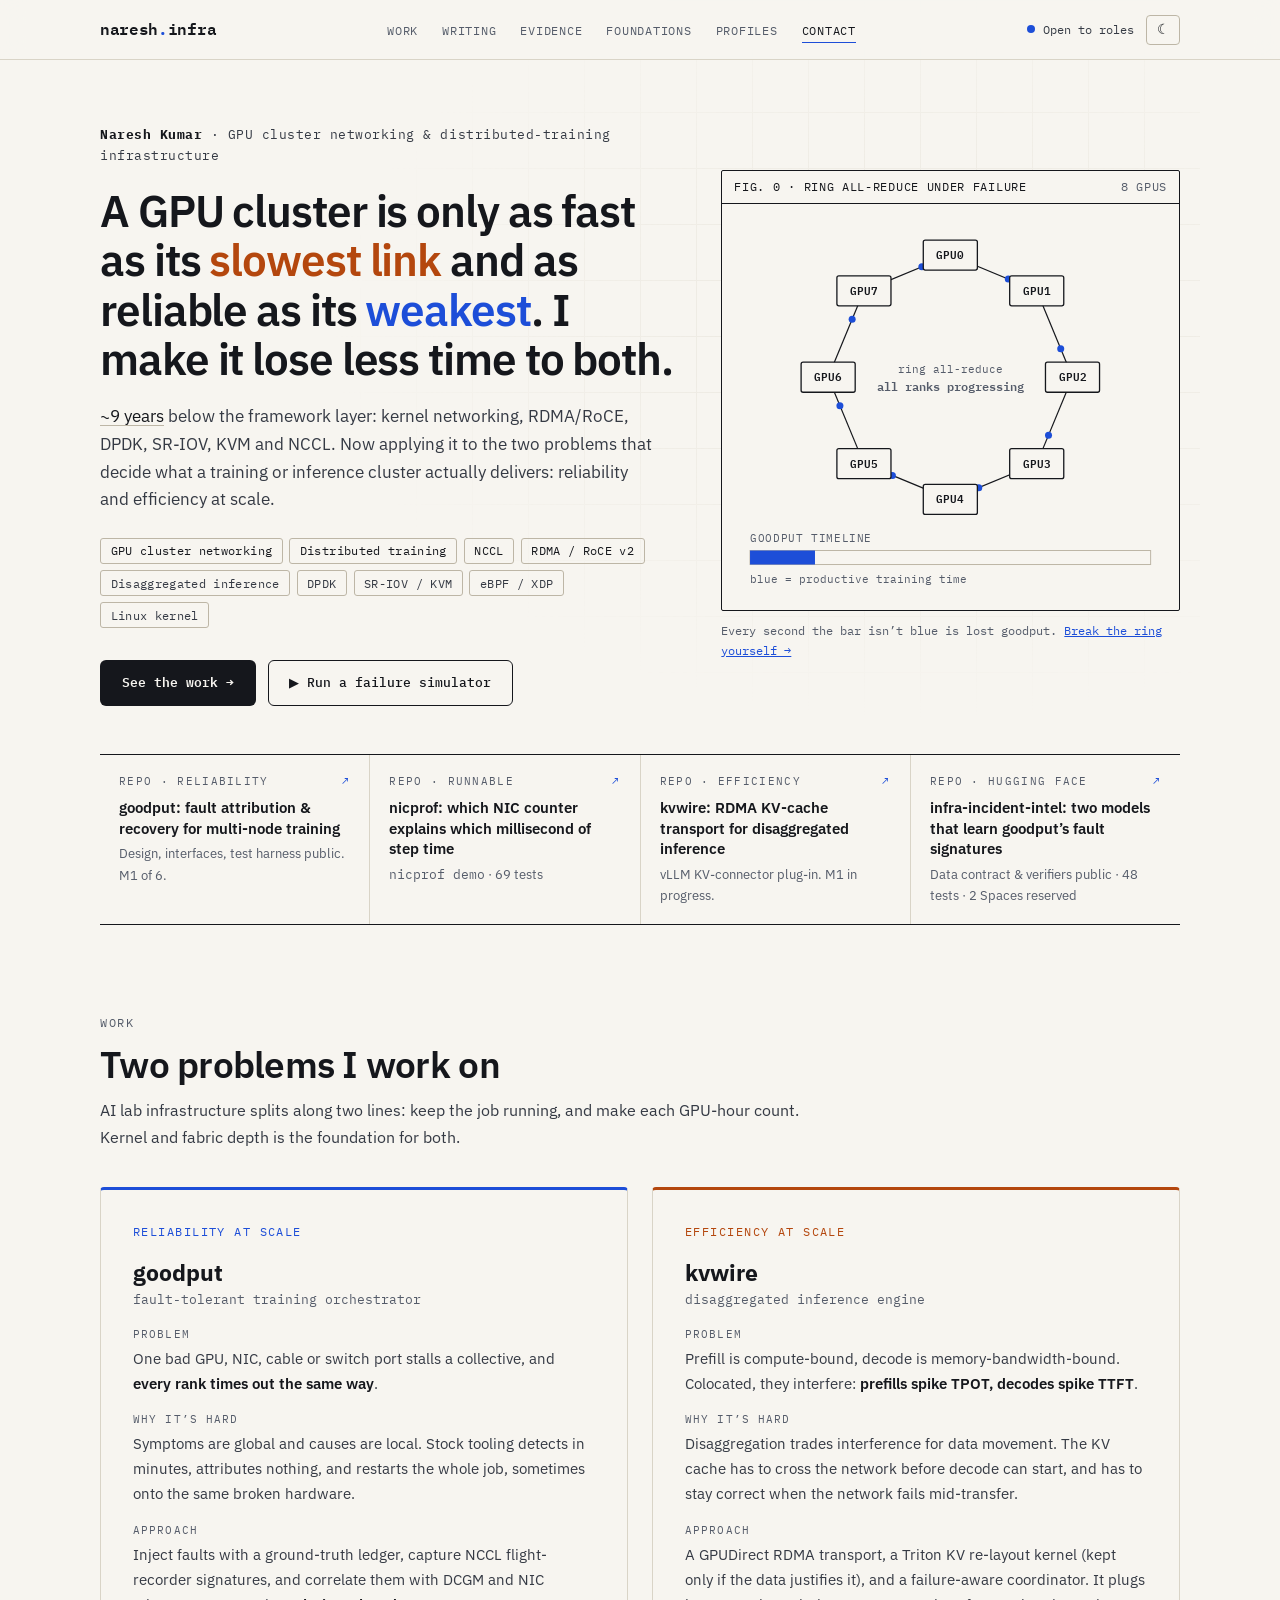
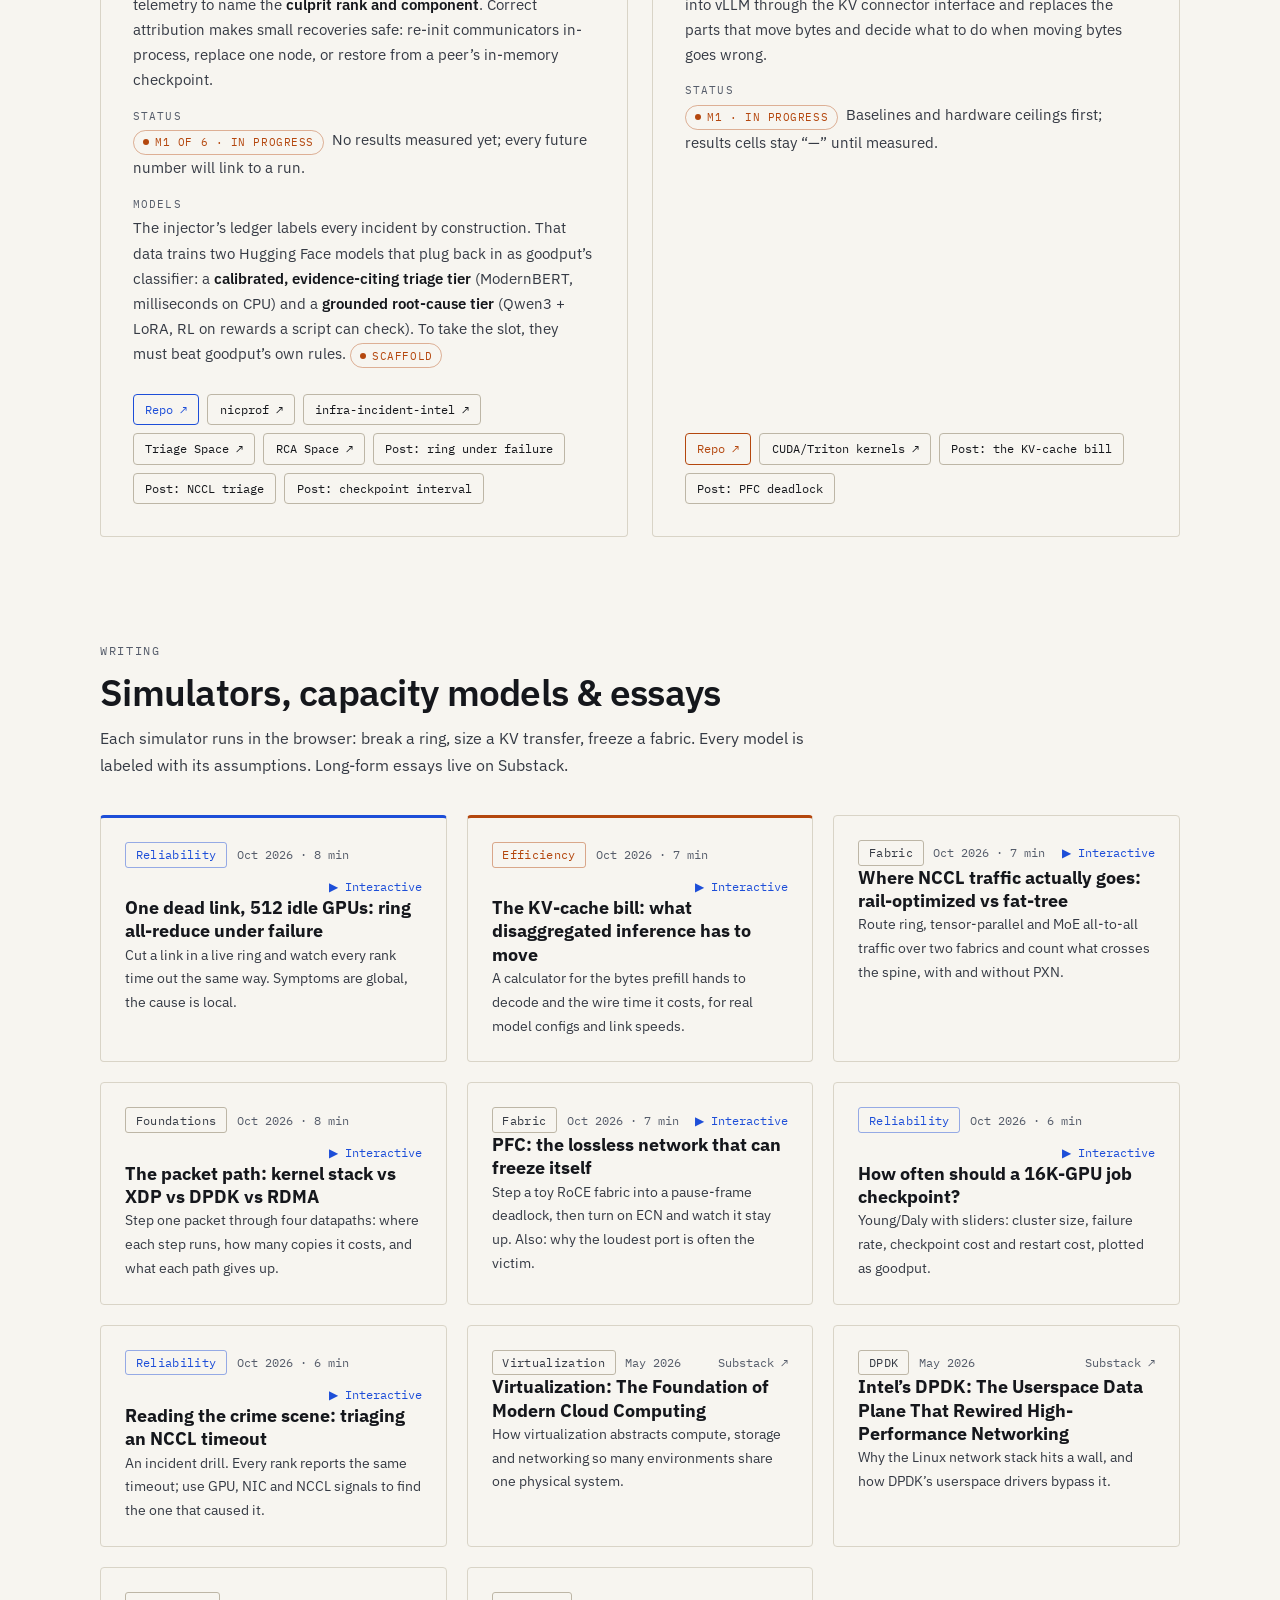
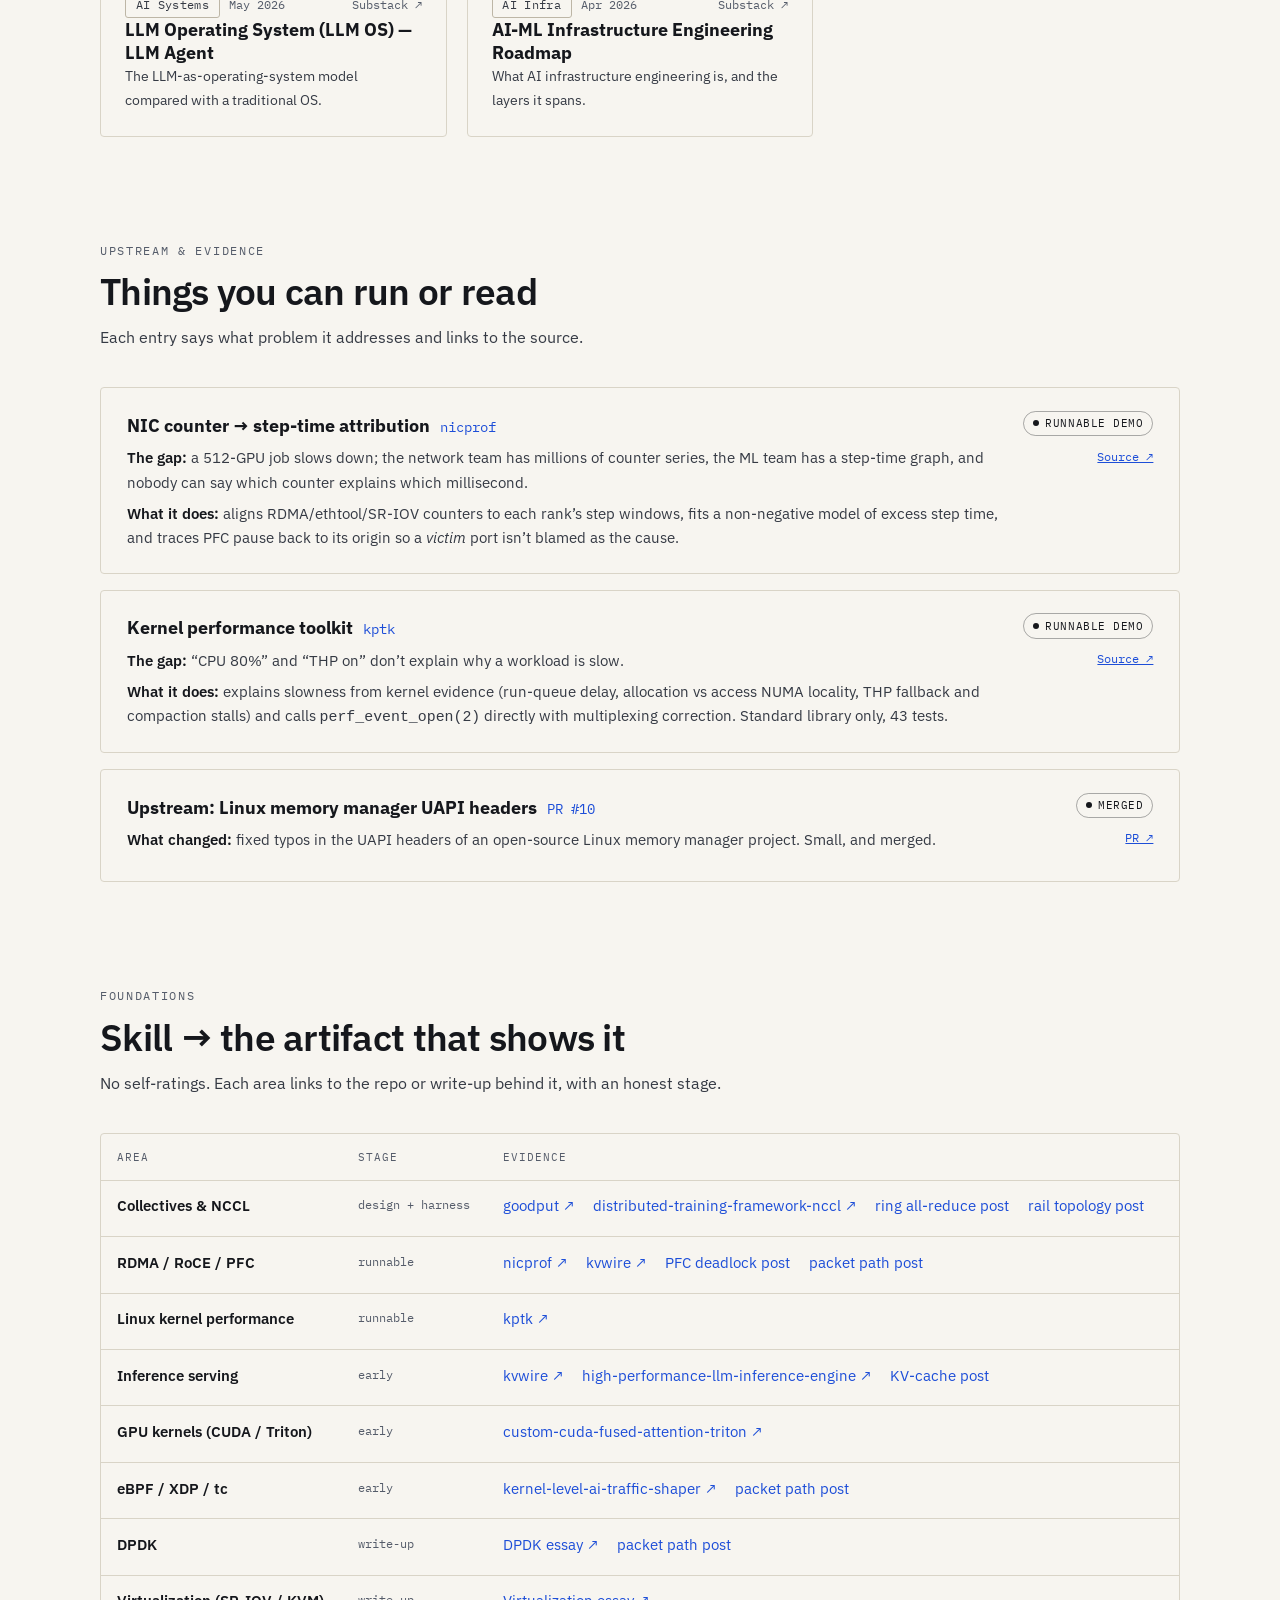
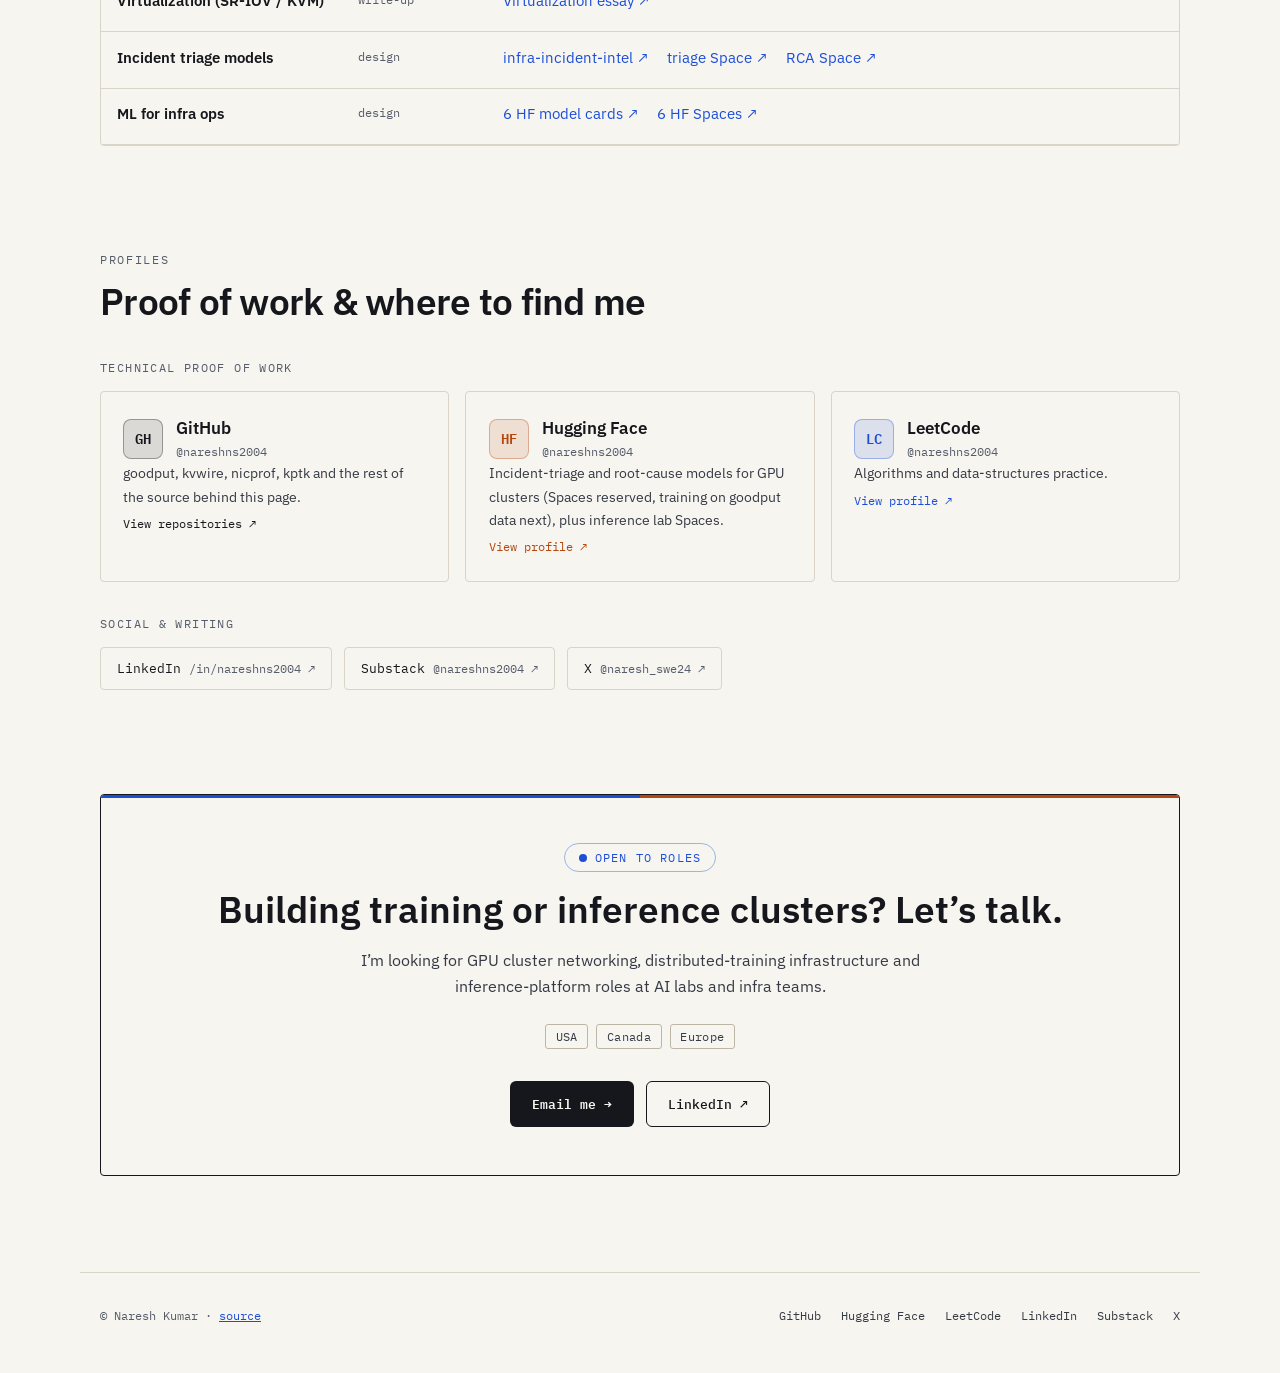
<file: index.html>
<!DOCTYPE html>
<html lang="en" class="no-js">
<head>
<meta charset="UTF-8">
<meta name="viewport" content="width=device-width, initial-scale=1.0">
<title>Naresh Kumar — GPU Cluster Networking &amp; Training Infrastructure</title>
<meta name="description" content="Naresh Kumar builds GPU cluster networking and distributed-training infrastructure: fault attribution and recovery for multi-node training, and RDMA KV-cache transport for disaggregated inference. ~9 years in kernel networking, RDMA/RoCE, DPDK, SR-IOV and NCCL.">
<meta name="author" content="Naresh Kumar">
<link rel="canonical" href="https://portfolio-webapp-roan.vercel.app/">
<meta property="og:type" content="website">
<meta property="og:url" content="https://portfolio-webapp-roan.vercel.app/">
<meta property="og:title" content="Naresh Kumar — GPU Cluster Networking &amp; Training Infrastructure">
<meta property="og:description" content="A GPU cluster is only as fast as its slowest link and as reliable as its weakest. Repos, models and interactive write-ups on making it lose less time to both.">
<meta property="og:image" content="https://portfolio-webapp-roan.vercel.app/og-image.png">
<meta property="og:image:width" content="1200">
<meta property="og:image:height" content="630">
<meta property="og:image:alt" content="Naresh Kumar: GPU cluster networking and distributed-training infrastructure">
<meta name="twitter:card" content="summary_large_image">
<meta name="twitter:site" content="@naresh_swe24">
<meta name="twitter:image" content="https://portfolio-webapp-roan.vercel.app/og-image.png">
<meta name="theme-color" content="#F7F5F0" media="(prefers-color-scheme: light)">
<meta name="theme-color" content="#10151D" media="(prefers-color-scheme: dark)">
<script>try { var t = localStorage.getItem('theme'); if (t === 'light' || t === 'dark') document.documentElement.dataset.theme = t; } catch (e) {}</script>
<script type="application/ld+json">
{
  "@context": "https://schema.org",
  "@type": "Person",
  "name": "Naresh Kumar",
  "alternateName": "nareshns2004",
  "url": "https://portfolio-webapp-roan.vercel.app/",
  "jobTitle": "GPU Cluster Networking & Distributed-Training Infrastructure Engineer",
  "knowsAbout": ["GPU cluster networking", "Distributed training", "NCCL", "RDMA", "RoCE", "Disaggregated inference", "Incident triage and root-cause analysis", "DPDK", "SR-IOV", "KVM", "Linux kernel networking", "eBPF", "XDP"],
  "sameAs": [
    "https://github.com/nareshns2004",
    "https://huggingface.co/nareshns2004",
    "https://leetcode.com/u/nareshns2004/",
    "https://www.linkedin.com/in/nareshns2004/",
    "https://substack.com/@nareshns2004",
    "https://x.com/naresh_swe24"
  ]
}
</script>
<link rel="icon" href="favicon.ico" sizes="48x48">
<link rel="icon" href="assets/icons/icon-192.png" type="image/png" sizes="192x192">
<link rel="apple-touch-icon" href="assets/icons/apple-touch-icon.png">
<link rel="preconnect" href="https://fonts.googleapis.com">
<link rel="preconnect" href="https://fonts.gstatic.com" crossorigin>
<link href="https://fonts.googleapis.com/css2?family=IBM+Plex+Mono:wght@400;500;600&family=IBM+Plex+Sans:wght@400;500;600;700&display=swap" rel="stylesheet">
<link rel="stylesheet" href="assets/css/site.css">
<link rel="stylesheet" href="assets/css/home.css">
</head>
<body>
<a class="skip-link" href="#main">Skip to content</a>

<nav class="nav" aria-label="Primary">
  <div class="nav-inner">
    <a class="nav-brand" href="#top">naresh<span>.</span>infra</a>
    <ul class="nav-links" id="nav-links">
      <li><a href="#work">Work</a></li>
      <li><a href="#writing">Writing</a></li>
      <li><a href="#evidence">Evidence</a></li>
      <li><a href="#foundations">Foundations</a></li>
      <li><a href="#profiles">Profiles</a></li>
      <li><a href="#contact">Contact</a></li>
    </ul>
    <div class="nav-right">
      <a class="nav-status" href="#contact"><span class="status-dot"></span>Open to roles</a>
      <button class="theme-toggle" type="button" aria-label="Switch to dark theme">◐</button>
      <button class="nav-toggle" aria-expanded="false" aria-controls="nav-links">Menu</button>
    </div>
  </div>
</nav>

<main id="main">

<!-- HERO -->
<!-- Hero line: blend of options A + C, chosen by Naresh (Oct 2026). -->
<header class="hero" id="top">
  <div>
    <p class="hero-eyebrow"><strong>Naresh Kumar</strong> · GPU cluster networking &amp; distributed-training infrastructure</p>
    <h1 class="hero-title">A GPU cluster is only as fast as its <em class="alt">slowest link</em> and as reliable as its <em>weakest</em>. I make it lose less time to both.</h1>
    <p class="hero-bio">
      <a href="https://www.linkedin.com/in/nareshns2004/" target="_blank" rel="noopener">~9 years</a> below the framework layer:
      kernel networking, RDMA/RoCE, DPDK, SR-IOV, KVM and NCCL. Now applying it to the two problems that
      decide what a training or inference cluster actually delivers: reliability and efficiency at scale.
    </p>
    <div class="hero-tags" aria-label="Focus areas">
      <span class="chip lead">GPU cluster networking</span>
      <span class="chip lead">Distributed training</span>
      <span class="chip lead">NCCL</span>
      <span class="chip lead">RDMA / RoCE v2</span>
      <span class="chip">Disaggregated inference</span>
      <span class="chip">DPDK</span>
      <span class="chip">SR-IOV / KVM</span>
      <span class="chip">eBPF / XDP</span>
      <span class="chip">Linux kernel</span>
    </div>
    <div class="hero-cta">
      <a href="#work" class="btn btn-primary">See the work →</a>
      <a href="posts/ring-allreduce-failure.html" class="btn btn-outline">▶ Run a failure simulator</a>
    </div>
  </div>

  <div class="hero-viz">
    <figure class="fig">
      <figcaption class="fig-bar"><span>Fig. 0 · Ring all-reduce under failure</span><span>8 GPUs</span></figcaption>
      <svg id="hero-fig" viewBox="0 0 440 390" role="img" aria-labelledby="hero-fig-title hero-fig-desc">
        <title id="hero-fig-title">Ring all-reduce losing a link and recovering</title>
        <desc id="hero-fig-desc">Eight GPUs pass gradient chunks around a ring. The link between GPU 2 and GPU 3 fails, the stall spreads around the ring, every rank times out, and the job restores from a checkpoint onto a spare GPU. A goodput timeline shows productive time in blue, stalled time hatched and restart time in red.</desc>
      </svg>
      <noscript><p class="fig-note">One link fails, every rank stalls, and the job restarts from a checkpoint.</p></noscript>
    </figure>
    <p class="fig-note">Every second the bar isn’t blue is lost goodput. <a href="posts/ring-allreduce-failure.html">Break the ring yourself →</a></p>
  </div>
</header>

<!-- PROOF STRIP -->
<!-- TODO(naresh): upstream slot. CLAUDE.md cites vLLM PR #50618, but on GitHub that PR is by JohnQinAMD and is unmerged.
     Send the link to your own merged PR (or the cudagraph padding issue) and it goes here as the first proof item. -->
<section class="proof" aria-label="Proof of work">
  <a class="card proof-item reveal" href="https://github.com/nareshns2004/fault-tolerant-training-orchestrator" target="_blank" rel="noopener">
    <div class="proof-kicker"><span>Repo · reliability</span><span>↗</span></div>
    <div class="proof-fact">goodput: fault attribution &amp; recovery for multi-node training</div>
    <div class="proof-sub">Design, interfaces, test harness public. M1 of 6.</div>
  </a>
  <a class="card proof-item reveal" href="https://github.com/nareshns2004/ai-nic-performance-profiler" target="_blank" rel="noopener">
    <div class="proof-kicker"><span>Repo · runnable</span><span>↗</span></div>
    <div class="proof-fact">nicprof: which NIC counter explains which millisecond of step time</div>
    <div class="proof-sub"><code class="mono">nicprof demo</code> · 69 tests</div>
  </a>
  <a class="card proof-item reveal" href="https://github.com/nareshns2004/disaggregated-inference-engine" target="_blank" rel="noopener">
    <div class="proof-kicker"><span>Repo · efficiency</span><span>↗</span></div>
    <div class="proof-fact">kvwire: RDMA KV-cache transport for disaggregated inference</div>
    <div class="proof-sub">vLLM KV-connector plug-in. M1 in progress.</div>
  </a>
  <a class="card proof-item reveal" href="https://github.com/nareshns2004/infra-incident-intel" target="_blank" rel="noopener">
    <div class="proof-kicker"><span>Repo · Hugging Face</span><span>↗</span></div>
    <div class="proof-fact">infra-incident-intel: two models that learn goodput’s fault signatures</div>
    <div class="proof-sub">Data contract &amp; verifiers public · 48 tests · 2 Spaces reserved</div>
  </a>
</section>

<!-- TWO PROBLEMS -->
<section class="section" id="work">
  <div class="section-head">
    <p class="section-kicker">Work</p>
    <h2 class="section-title">Two problems I work on</h2>
    <p class="section-lede">AI lab infrastructure splits along two lines: keep the job running, and make each GPU-hour count. Kernel and fabric depth is the foundation for both.</p>
  </div>

  <div class="problems">
    <article class="card problem reveal" style="--pc: var(--accent)">
      <p class="problem-kicker">Reliability at scale</p>
      <h3>goodput <small>fault-tolerant training orchestrator</small></h3>
      <dl>
        <div><dt>Problem</dt><dd>One bad GPU, NIC, cable or switch port stalls a collective, and <strong>every rank times out the same way</strong>.</dd></div>
        <div><dt>Why it’s hard</dt><dd>Symptoms are global and causes are local. Stock tooling detects in minutes, attributes nothing, and restarts the whole job, sometimes onto the same broken hardware.</dd></div>
        <div><dt>Approach</dt><dd>Inject faults with a ground-truth ledger, capture NCCL flight-recorder signatures, and correlate them with DCGM and NIC telemetry to name the <strong>culprit rank and component</strong>. Correct attribution makes small recoveries safe: re-init communicators in-process, replace one node, or restore from a peer’s in-memory checkpoint.</dd></div>
        <div><dt>Status</dt><dd><span class="status status-wip">M1 of 6 · in progress</span> &nbsp;No results measured yet; every future number will link to a run.</dd></div>
        <div><dt>Models</dt><dd>The injector’s ledger labels every incident by construction. That data trains two Hugging Face models that plug back in as goodput’s classifier: a <strong>calibrated, evidence-citing triage tier</strong> (ModernBERT, milliseconds on CPU) and a <strong>grounded root-cause tier</strong> (Qwen3 + LoRA, RL on rewards a script can check). To take the slot, they must beat goodput’s own rules. <span class="status status-wip">scaffold</span></dd></div>
      </dl>
      <div class="problem-links">
        <a class="primary" href="https://github.com/nareshns2004/fault-tolerant-training-orchestrator" target="_blank" rel="noopener">Repo ↗</a>
        <a href="https://github.com/nareshns2004/ai-nic-performance-profiler" target="_blank" rel="noopener">nicprof ↗</a>
        <a href="https://github.com/nareshns2004/infra-incident-intel" target="_blank" rel="noopener">infra-incident-intel ↗</a>
        <a href="https://huggingface.co/spaces/nareshns2004/infra-triage-demo" target="_blank" rel="noopener">Triage Space ↗</a>
        <a href="https://huggingface.co/spaces/nareshns2004/infra-rca-demo" target="_blank" rel="noopener">RCA Space ↗</a>
        <a href="posts/ring-allreduce-failure.html">Post: ring under failure</a>
        <a href="posts/nccl-timeout-triage.html">Post: NCCL triage</a>
        <a href="posts/checkpoint-interval.html">Post: checkpoint interval</a>
      </div>
    </article>

    <article class="card problem reveal" style="--pc: var(--accent2)">
      <p class="problem-kicker">Efficiency at scale</p>
      <h3>kvwire <small>disaggregated inference engine</small></h3>
      <dl>
        <div><dt>Problem</dt><dd>Prefill is compute-bound, decode is memory-bandwidth-bound. Colocated, they interfere: <strong>prefills spike TPOT, decodes spike TTFT</strong>.</dd></div>
        <div><dt>Why it’s hard</dt><dd>Disaggregation trades interference for data movement. The KV cache has to cross the network before decode can start, and has to stay correct when the network fails mid-transfer.</dd></div>
        <div><dt>Approach</dt><dd>A GPUDirect RDMA transport, a Triton KV re-layout kernel (kept only if the data justifies it), and a failure-aware coordinator. It plugs into vLLM through the KV connector interface and replaces the parts that move bytes and decide what to do when moving bytes goes wrong.</dd></div>
        <div><dt>Status</dt><dd><span class="status status-wip">M1 · in progress</span> &nbsp;Baselines and hardware ceilings first; results cells stay “—” until measured.</dd></div>
      </dl>
      <div class="problem-links">
        <a class="primary" href="https://github.com/nareshns2004/disaggregated-inference-engine" target="_blank" rel="noopener">Repo ↗</a>
        <a href="https://github.com/nareshns2004/custom-cuda-fused-attention-triton" target="_blank" rel="noopener">CUDA/Triton kernels ↗</a>
        <a href="posts/kv-cache-transfer.html">Post: the KV-cache bill</a>
        <a href="posts/pfc-deadlock.html">Post: PFC deadlock</a>
      </div>
    </article>
  </div>
</section>

<!-- WRITING -->
<section class="section" id="writing">
  <div class="section-head">
    <p class="section-kicker">Writing</p>
    <h2 class="section-title">Simulators, capacity models &amp; essays</h2>
    <p class="section-lede">Each simulator runs in the browser: break a ring, size a KV transfer, freeze a fabric. Every model is labeled with its assumptions. Long-form essays live on Substack.</p>
  </div>
  <div class="writing-grid" id="writing-grid">
    <noscript><ul>
      <li><a href="posts/ring-allreduce-failure.html">One dead link, 512 idle GPUs: ring all-reduce under failure</a></li>
      <li><a href="posts/kv-cache-transfer.html">The KV-cache bill: what disaggregated inference has to move</a></li>
      <li><a href="posts/pfc-deadlock.html">PFC: the lossless network that can freeze itself</a></li>
      <li><a href="posts/checkpoint-interval.html">How often should a 16K-GPU job checkpoint?</a></li>
      <li><a href="posts/nccl-timeout-triage.html">Reading the crime scene: triaging an NCCL timeout</a></li>
      <li><a href="posts/packet-path.html">The packet path: kernel stack vs XDP vs DPDK vs RDMA</a></li>
      <li><a href="posts/rail-topology.html">Where NCCL traffic actually goes: rail-optimized vs fat-tree</a></li>
      <li><a href="https://substack.com/@nareshns2004">Essays on Substack</a></li>
    </ul></noscript>
  </div>
</section>

<!-- UPSTREAM & EVIDENCE -->
<!-- TODO(naresh): add upstream entries with links: vLLM PR, the cudagraph padding issue, the libbpf BTF fix.
     The previous "Achievements" (14 Mpps XDP classifier, 1.8 μs RDMA write, LFD460 top 5%) were removed: no evidence links. -->
<section class="section" id="evidence">
  <div class="section-head">
    <p class="section-kicker">Upstream &amp; evidence</p>
    <h2 class="section-title">Things you can run or read</h2>
    <p class="section-lede">Each entry says what problem it addresses and links to the source.</p>
  </div>

  <div class="evidence">
    <article class="card ev-item reveal">
      <h3>NIC counter → step-time attribution <code>nicprof</code></h3>
      <p><b>The gap:</b> a 512-GPU job slows down; the network team has millions of counter series, the ML team has a step-time graph, and nobody can say which counter explains which millisecond.</p>
      <p><b>What it does:</b> aligns RDMA/ethtool/SR-IOV counters to each rank’s step windows, fits a non-negative model of excess step time, and traces PFC pause back to its origin so a <em>victim</em> port isn’t blamed as the cause.</p>
      <div class="ev-side"><span class="status status-ok">Runnable demo</span><a href="https://github.com/nareshns2004/ai-nic-performance-profiler" target="_blank" rel="noopener">Source ↗</a></div>
    </article>

    <article class="card ev-item reveal">
      <h3>Kernel performance toolkit <code>kptk</code></h3>
      <p><b>The gap:</b> “CPU 80%” and “THP on” don’t explain why a workload is slow.</p>
      <p><b>What it does:</b> explains slowness from kernel evidence (run-queue delay, allocation vs access NUMA locality, THP fallback and compaction stalls) and calls <code>perf_event_open(2)</code> directly with multiplexing correction. Standard library only, 43 tests.</p>
      <div class="ev-side"><span class="status status-ok">Runnable demo</span><a href="https://github.com/nareshns2004/kernel-performance-toolkit" target="_blank" rel="noopener">Source ↗</a></div>
    </article>

    <article class="card ev-item reveal">
      <h3>Upstream: Linux memory manager UAPI headers <code>PR #10</code></h3>
      <p><b>What changed:</b> fixed typos in the UAPI headers of an open-source Linux memory manager project. Small, and merged.</p>
      <div class="ev-side"><span class="status status-ok">Merged</span><a href="https://github.com/sachinites/LinuxMemoryManager/pull/10" target="_blank" rel="noopener">PR ↗</a></div>
    </article>
  </div>
</section>

<!-- FOUNDATIONS -->
<section class="section" id="foundations">
  <div class="section-head">
    <p class="section-kicker">Foundations</p>
    <h2 class="section-title">Skill → the artifact that shows it</h2>
    <p class="section-lede">No self-ratings. Each area links to the repo or write-up behind it, with an honest stage.</p>
  </div>

  <div class="table-wrap reveal">
    <table class="foundations">
      <thead><tr><th scope="col">Area</th><th scope="col">Stage</th><th scope="col">Evidence</th></tr></thead>
      <tbody>
        <tr><td>Collectives &amp; NCCL</td><td>design + harness</td><td>
          <a href="https://github.com/nareshns2004/fault-tolerant-training-orchestrator" target="_blank" rel="noopener">goodput ↗</a>
          <a href="https://github.com/nareshns2004/distributed-training-framework-nccl" target="_blank" rel="noopener">distributed-training-framework-nccl ↗</a>
          <a href="posts/ring-allreduce-failure.html">ring all-reduce post</a>
          <a href="posts/rail-topology.html">rail topology post</a></td></tr>
        <tr><td>RDMA / RoCE / PFC</td><td>runnable</td><td>
          <a href="https://github.com/nareshns2004/ai-nic-performance-profiler" target="_blank" rel="noopener">nicprof ↗</a>
          <a href="https://github.com/nareshns2004/disaggregated-inference-engine" target="_blank" rel="noopener">kvwire ↗</a>
          <a href="posts/pfc-deadlock.html">PFC deadlock post</a>
          <a href="posts/packet-path.html">packet path post</a></td></tr>
        <tr><td>Linux kernel performance</td><td>runnable</td><td>
          <a href="https://github.com/nareshns2004/kernel-performance-toolkit" target="_blank" rel="noopener">kptk ↗</a></td></tr>
        <tr><td>Inference serving</td><td>early</td><td>
          <a href="https://github.com/nareshns2004/disaggregated-inference-engine" target="_blank" rel="noopener">kvwire ↗</a>
          <a href="https://github.com/nareshns2004/high-performance-llm-inference-engine" target="_blank" rel="noopener">high-performance-llm-inference-engine ↗</a>
          <a href="posts/kv-cache-transfer.html">KV-cache post</a></td></tr>
        <tr><td>GPU kernels (CUDA / Triton)</td><td>early</td><td>
          <a href="https://github.com/nareshns2004/custom-cuda-fused-attention-triton" target="_blank" rel="noopener">custom-cuda-fused-attention-triton ↗</a></td></tr>
        <tr><td>eBPF / XDP / tc</td><td>early</td><td>
          <a href="https://github.com/nareshns2004/kernel-level-ai-traffic-shaper" target="_blank" rel="noopener">kernel-level-ai-traffic-shaper ↗</a>
          <a href="posts/packet-path.html">packet path post</a></td></tr>
        <tr><td>DPDK</td><td>write-up</td><td>
          <a href="https://nareshns2004.substack.com/p/intels-dpdk-the-userspace-data-plane" target="_blank" rel="noopener">DPDK essay ↗</a>
          <a href="posts/packet-path.html">packet path post</a></td></tr>
        <tr><td>Virtualization (SR-IOV / KVM)</td><td>write-up</td><td>
          <a href="https://nareshns2004.substack.com/p/virtualization-the-foundation-of" target="_blank" rel="noopener">Virtualization essay ↗</a>
          <!-- TODO(naresh): link SR-IOV/KVM work evidence (repo, talk, or post) --></td></tr>
        <tr><td>Incident triage models</td><td>design</td><td>
          <a href="https://github.com/nareshns2004/infra-incident-intel" target="_blank" rel="noopener">infra-incident-intel ↗</a>
          <a href="https://huggingface.co/spaces/nareshns2004/infra-triage-demo" target="_blank" rel="noopener">triage Space ↗</a>
          <a href="https://huggingface.co/spaces/nareshns2004/infra-rca-demo" target="_blank" rel="noopener">RCA Space ↗</a></td></tr>
        <tr><td>ML for infra ops</td><td>design</td><td>
          <a href="https://huggingface.co/nareshns2004" target="_blank" rel="noopener">6 HF model cards ↗</a>
          <a href="https://huggingface.co/nareshns2004" target="_blank" rel="noopener">6 HF Spaces ↗</a>
          <!-- TODO(naresh): the 6 model repos hold a README only. Upload weights + eval to call them published. --></td></tr>
      </tbody>
    </table>
  </div>
</section>

<!-- PROFILES -->
<section class="section" id="profiles">
  <div class="section-head">
    <p class="section-kicker">Profiles</p>
    <h2 class="section-title">Proof of work &amp; where to find me</h2>
  </div>

  <p class="profile-label">Technical proof of work</p>
  <div class="profiles-primary">
    <a class="card profile reveal" href="https://github.com/nareshns2004" target="_blank" rel="noopener" style="--pc:var(--ink)">
      <div class="profile-top"><div class="profile-badge">GH</div><div><div class="profile-name">GitHub</div><div class="profile-handle">@nareshns2004</div></div></div>
      <p class="profile-desc">goodput, kvwire, nicprof, kptk and the rest of the source behind this page.</p>
      <span class="profile-cta">View repositories ↗</span>
    </a>
    <a class="card profile reveal" href="https://huggingface.co/nareshns2004" target="_blank" rel="noopener" style="--pc:var(--copper)">
      <div class="profile-top"><div class="profile-badge">HF</div><div><div class="profile-name">Hugging Face</div><div class="profile-handle">@nareshns2004</div></div></div>
      <p class="profile-desc">Incident-triage and root-cause models for GPU clusters (Spaces reserved, training on goodput data next), plus inference lab Spaces.</p>
      <span class="profile-cta">View profile ↗</span>
    </a>
    <a class="card profile reveal" href="https://leetcode.com/u/nareshns2004/" target="_blank" rel="noopener" style="--pc:var(--signal)">
      <div class="profile-top"><div class="profile-badge">LC</div><div><div class="profile-name">LeetCode</div><div class="profile-handle">@nareshns2004</div></div></div>
      <p class="profile-desc">Algorithms and data-structures practice.</p>
      <span class="profile-cta">View profile ↗</span>
    </a>
  </div>

  <p class="profile-label">Social &amp; writing</p>
  <div class="profiles-social">
    <a class="card social" href="https://www.linkedin.com/in/nareshns2004/" target="_blank" rel="noopener">LinkedIn <span>/in/nareshns2004 ↗</span></a>
    <a class="card social" href="https://substack.com/@nareshns2004" target="_blank" rel="noopener">Substack <span>@nareshns2004 ↗</span></a>
    <a class="card social" href="https://x.com/naresh_swe24" target="_blank" rel="noopener">X <span>@naresh_swe24 ↗</span></a>
  </div>
</section>

<!-- CONTACT -->
<section class="section" id="contact">
  <div class="card contact reveal">
    <span class="contact-badge"><span class="status-dot"></span>Open to roles</span>
    <h2>Building training or inference clusters? Let’s talk.</h2>
    <p>I’m looking for GPU cluster networking, distributed-training infrastructure and inference-platform roles at AI labs and infra teams.</p>
    <div class="contact-meta">
      <span class="chip">USA</span><span class="chip">Canada</span><span class="chip">Europe</span>
    </div>
    <div class="contact-cta">
      <a href="mailto:nareshns2004@gmail.com?subject=Opportunity%20for%20Naresh" class="btn btn-primary">Email me →</a>
      <a href="https://www.linkedin.com/in/nareshns2004/" target="_blank" rel="noopener" class="btn btn-outline">LinkedIn ↗</a>
    </div>
  </div>
</section>

</main>

<footer class="footer">
  <span>© Naresh Kumar · <a href="https://github.com/nareshns2004/portfolio-webapp" target="_blank" rel="noopener">source</a></span>
  <div class="footer-links">
    <a href="https://github.com/nareshns2004" target="_blank" rel="noopener">GitHub</a>
    <a href="https://huggingface.co/nareshns2004" target="_blank" rel="noopener">Hugging Face</a>
    <a href="https://leetcode.com/u/nareshns2004/" target="_blank" rel="noopener">LeetCode</a>
    <a href="https://www.linkedin.com/in/nareshns2004/" target="_blank" rel="noopener">LinkedIn</a>
    <a href="https://substack.com/@nareshns2004" target="_blank" rel="noopener">Substack</a>
    <a href="https://x.com/naresh_swe24" target="_blank" rel="noopener">X</a>
  </div>
</footer>

<script src="assets/js/data.js"></script>
<script src="assets/js/site.js"></script>
<script src="assets/js/hero.js"></script>
</body>
</html>
</file>
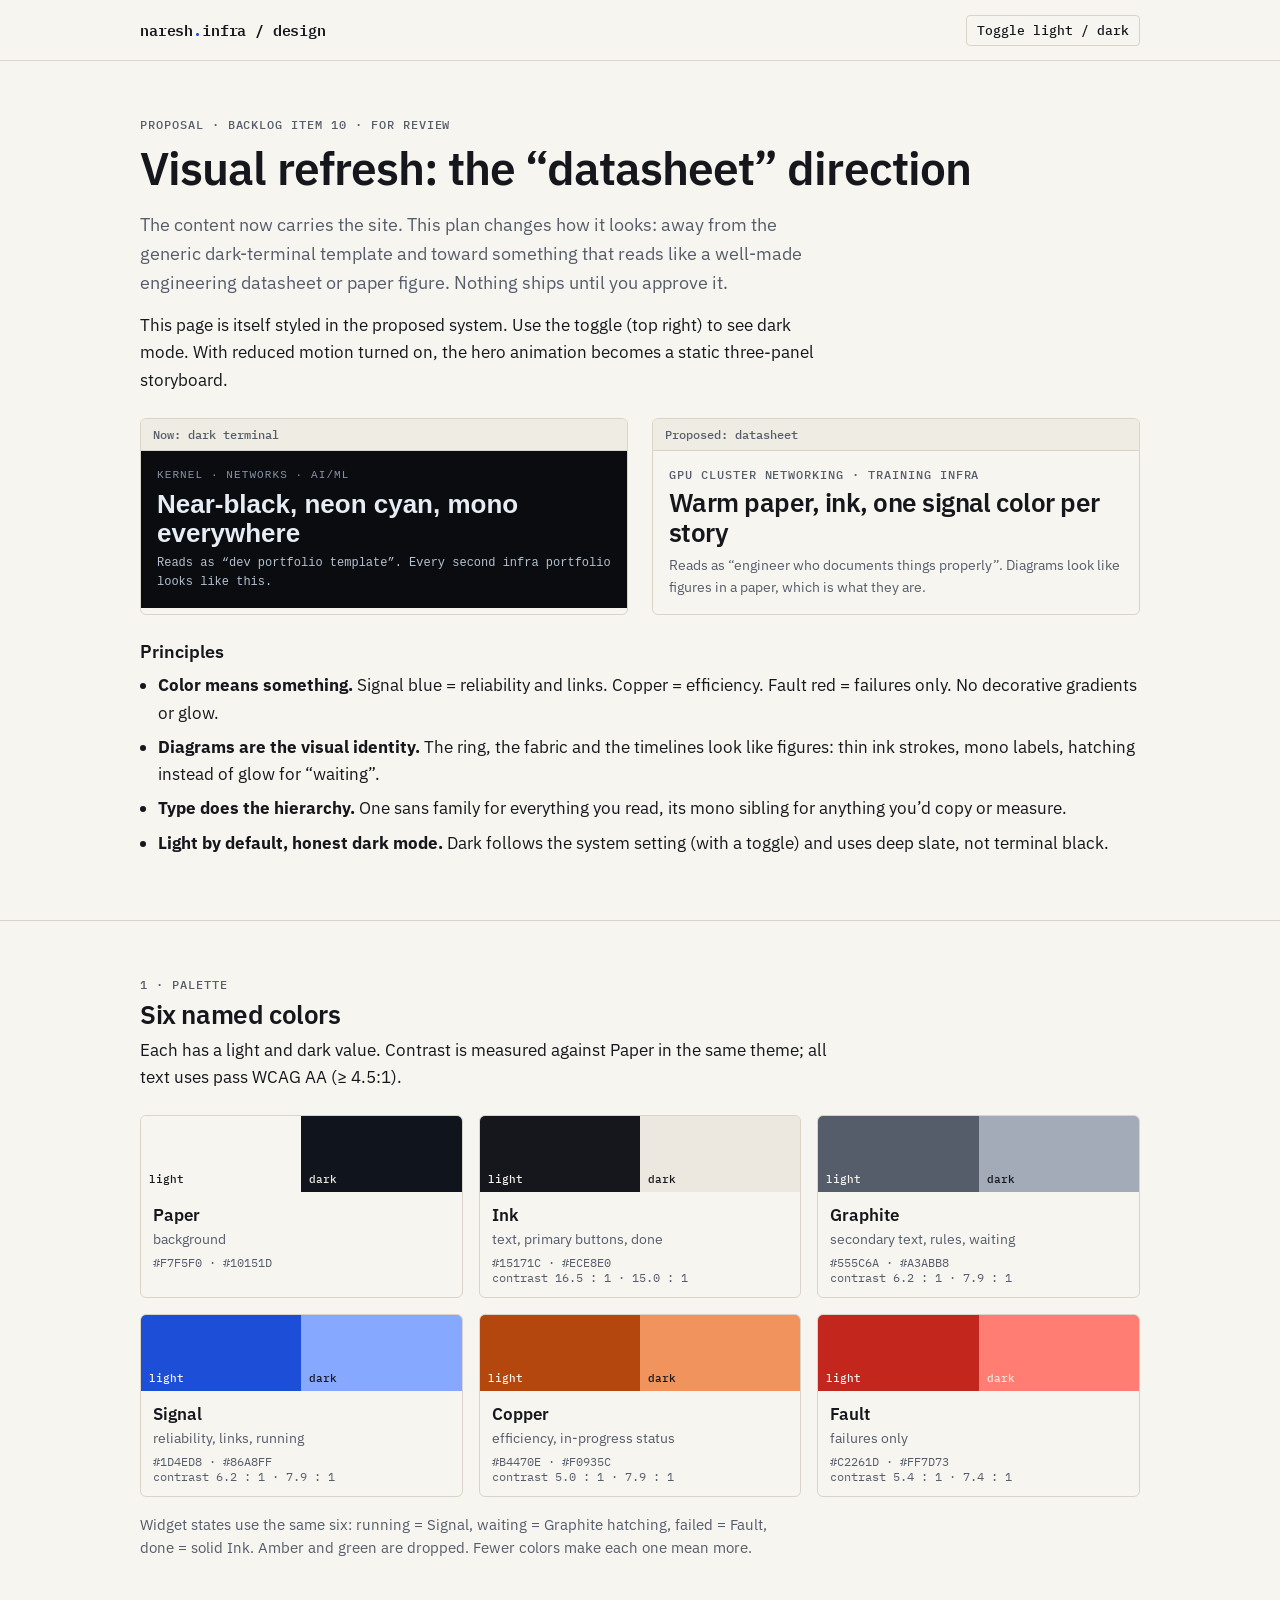
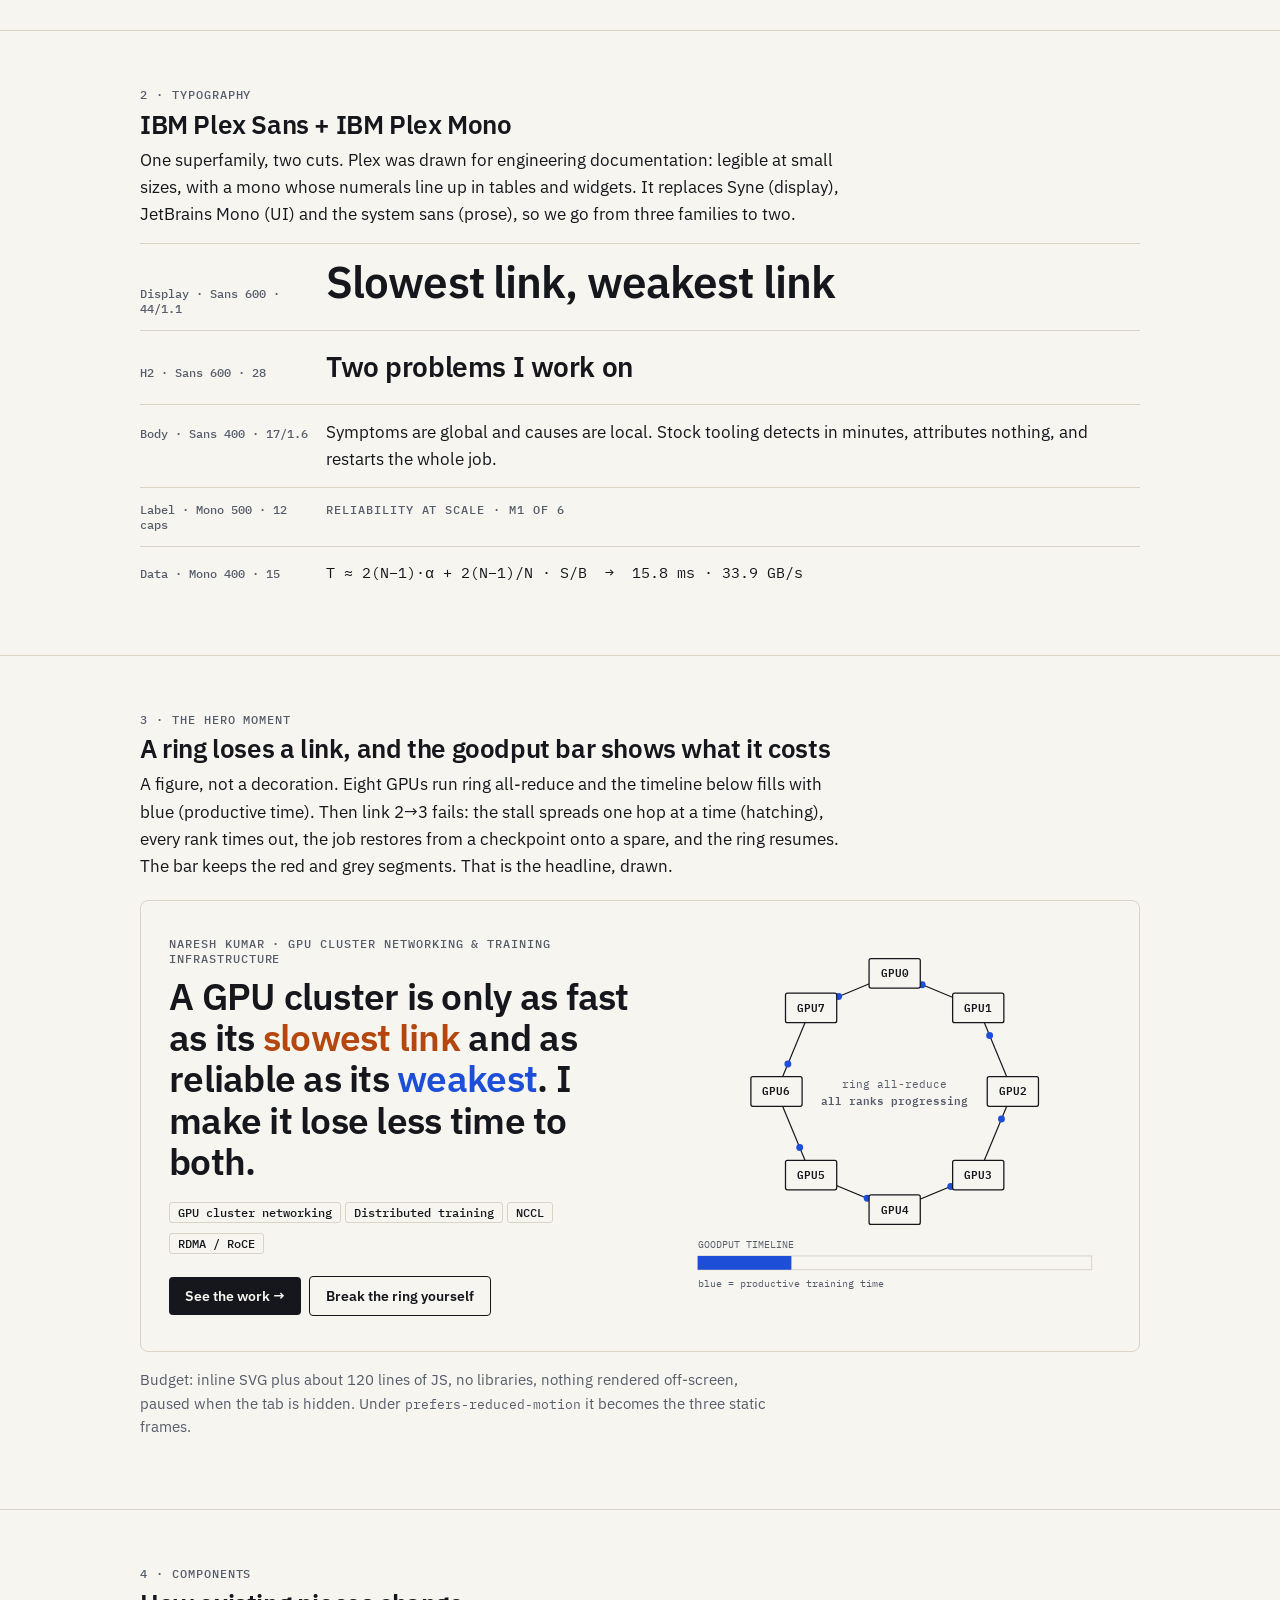
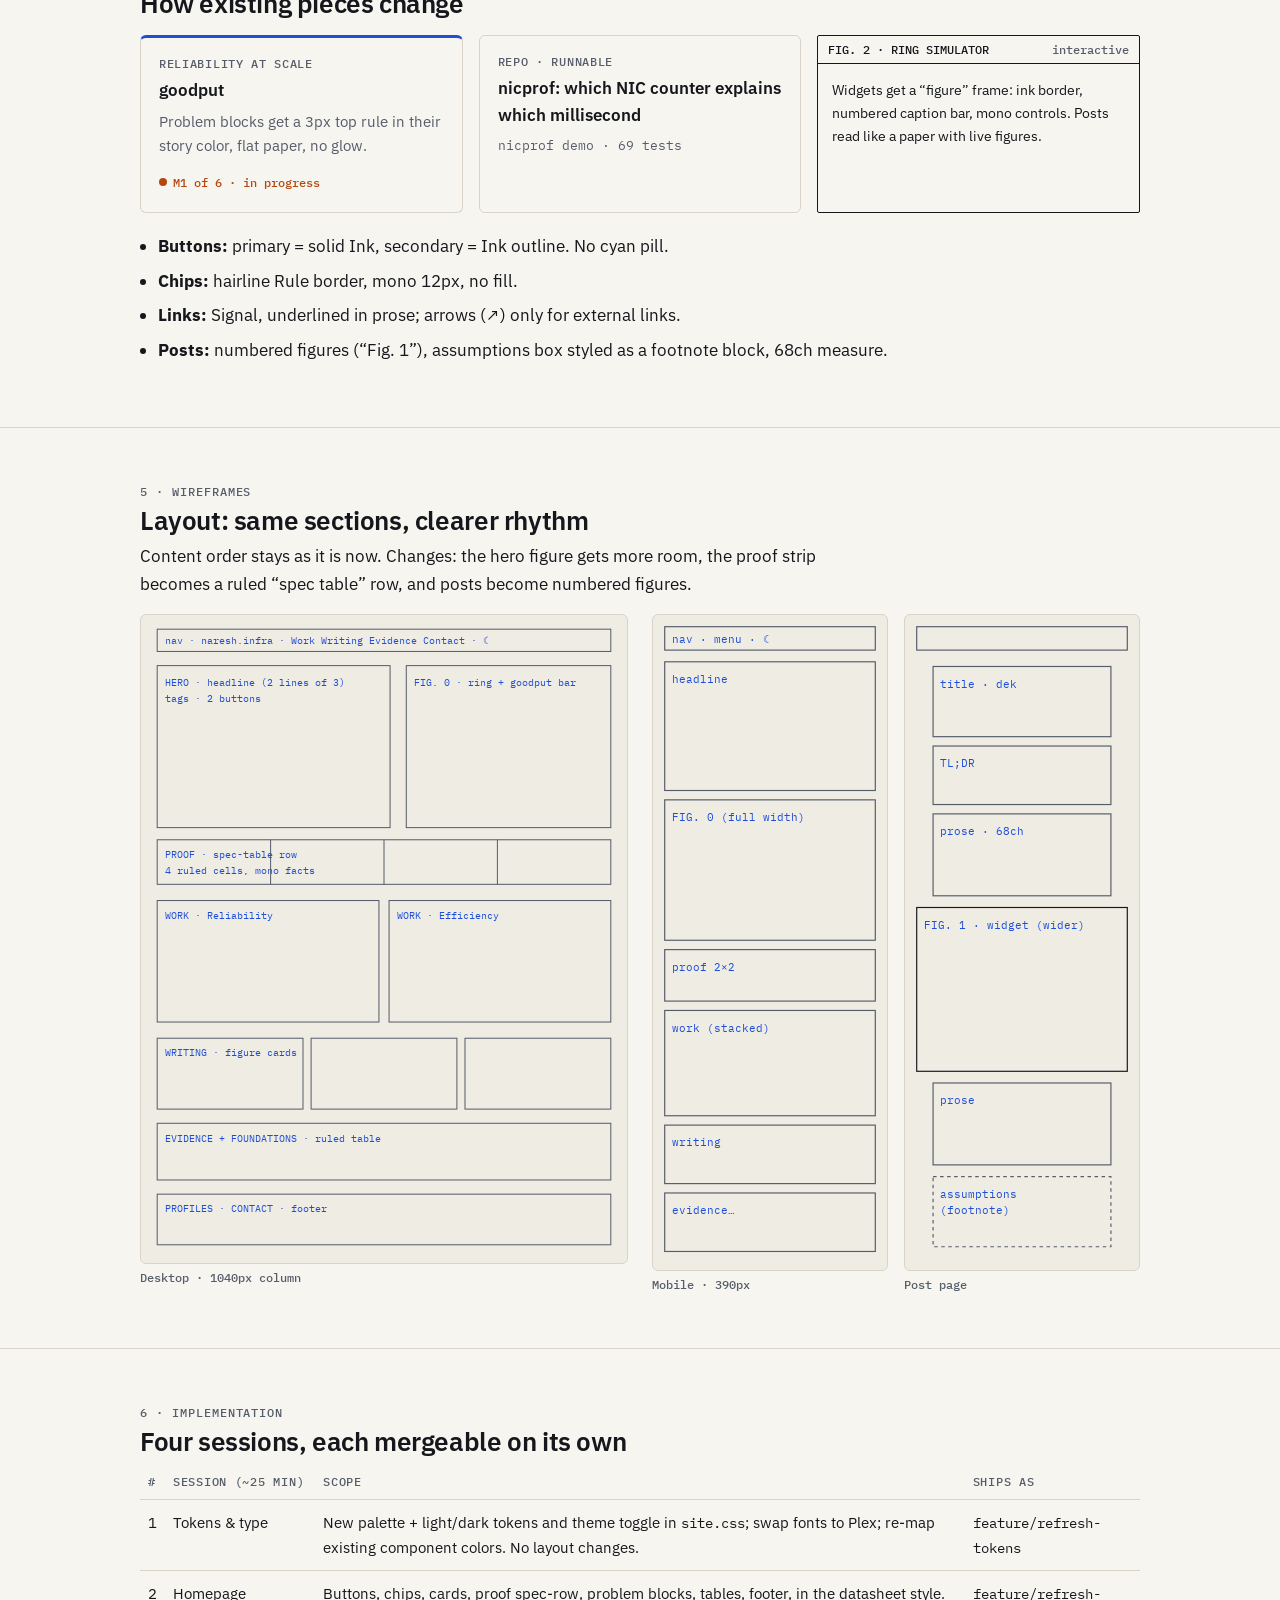
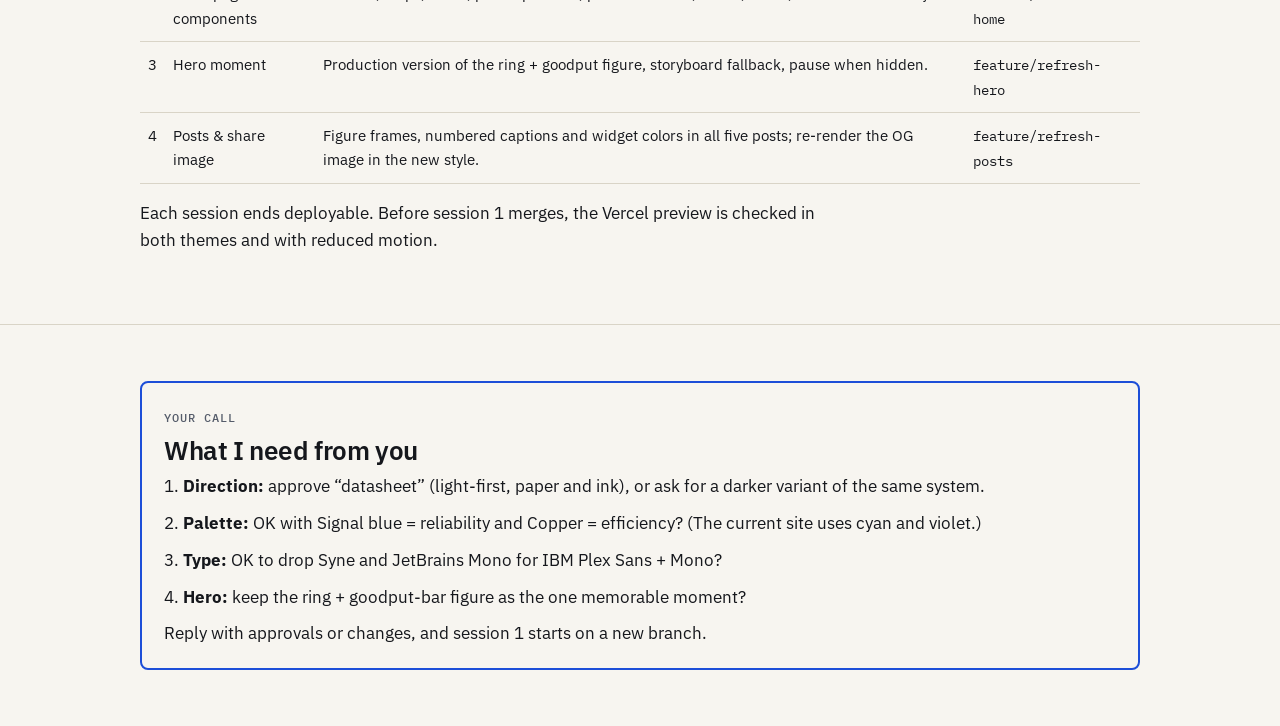
<file: design/visual-refresh-plan.html>
<!DOCTYPE html>
<html lang="en">
<head>
<meta charset="UTF-8">
<meta name="viewport" content="width=device-width, initial-scale=1.0">
<meta name="robots" content="noindex">
<title>Visual refresh plan — naresh.infra</title>
<meta name="description" content="Design proposal for the portfolio visual refresh: palette, type, wireframes and the hero moment. For review before implementation.">
<link rel="preconnect" href="https://fonts.googleapis.com">
<link rel="preconnect" href="https://fonts.gstatic.com" crossorigin>
<link href="https://fonts.googleapis.com/css2?family=IBM+Plex+Mono:wght@400;500;600&family=IBM+Plex+Sans:wght@400;500;600;700&display=swap" rel="stylesheet">
<style>
  /* ── Proposed tokens (light default, dark via system or toggle) ── */
  :root {
    --paper: #F7F5F0; --paper-2: #EFECE4; --rule: #D9D4C7;
    --ink: #15171C; --graphite: #555C6A;
    --signal: #1D4ED8; --copper: #B4470E; --fault: #C2261D;
    --font-sans: 'IBM Plex Sans', system-ui, sans-serif;
    --font-mono: 'IBM Plex Mono', ui-monospace, monospace;
    color-scheme: light;
  }
  @media (prefers-color-scheme: dark) {
    :root:not([data-theme="light"]) {
      --paper: #10151D; --paper-2: #171E29; --rule: #2A3341;
      --ink: #ECE8E0; --graphite: #A3ABB8;
      --signal: #86A8FF; --copper: #F0935C; --fault: #FF7D73;
      color-scheme: dark;
    }
  }
  :root[data-theme="dark"] {
    --paper: #10151D; --paper-2: #171E29; --rule: #2A3341;
    --ink: #ECE8E0; --graphite: #A3ABB8;
    --signal: #86A8FF; --copper: #F0935C; --fault: #FF7D73;
    color-scheme: dark;
  }

  * { box-sizing: border-box; margin: 0; padding: 0; }
  body { background: var(--paper); color: var(--ink); font: 400 17px/1.6 var(--font-sans); -webkit-font-smoothing: antialiased; }
  a { color: var(--signal); text-underline-offset: 3px; }
  a:focus-visible, button:focus-visible { outline: 2px solid var(--signal); outline-offset: 3px; }
  .wrap { max-width: 1040px; margin: 0 auto; padding: 0 20px; }
  header.top { border-bottom: 1px solid var(--rule); }
  header.top .wrap { display: flex; justify-content: space-between; align-items: center; height: 60px; gap: 1rem; }
  .brand { font: 600 15px var(--font-mono); letter-spacing: -0.01em; }
  .brand span { color: var(--signal); }
  .theme-btn { font: 500 13px var(--font-mono); background: none; color: var(--ink); border: 1px solid var(--rule); border-radius: 4px; padding: 6px 10px; cursor: pointer; }
  .eyebrow { font: 500 12px var(--font-mono); letter-spacing: 0.08em; text-transform: uppercase; color: var(--graphite); }
  .fig-label { font: 500 12px var(--font-mono); color: var(--graphite); }
  h1 { font-weight: 600; font-size: clamp(2rem, 4.5vw, 2.9rem); line-height: 1.12; letter-spacing: -0.02em; margin: 0.6rem 0 1rem; }
  h2 { font-weight: 600; font-size: 1.65rem; letter-spacing: -0.015em; line-height: 1.2; margin-bottom: 0.4rem; }
  h3 { font-weight: 600; font-size: 1.1rem; margin: 1.4rem 0 0.4rem; }
  p { margin-bottom: 0.9rem; max-width: 70ch; }
  .lede { font-size: 1.15rem; color: var(--graphite); max-width: 62ch; }
  section { padding: 3.5rem 0; border-bottom: 1px solid var(--rule); }
  section > .wrap > .eyebrow { display: block; margin-bottom: 0.4rem; }
  code, .mono { font-family: var(--font-mono); font-size: 0.9em; }
  ul.clean { list-style: none; }
  ul.dash li { margin: 0 0 0.45rem 1.1rem; }

  .grid2 { display: grid; grid-template-columns: 1fr 1fr; gap: 1.5rem; }
  .grid3 { display: grid; grid-template-columns: repeat(3, 1fr); gap: 1rem; }
  @media (max-width: 760px) { .grid2, .grid3 { grid-template-columns: 1fr; } }

  /* compare */
  .cmp { border: 1px solid var(--rule); border-radius: 6px; overflow: hidden; }
  .cmp-h { font: 500 12px var(--font-mono); padding: 8px 12px; border-bottom: 1px solid var(--rule); background: var(--paper-2); color: var(--graphite); }
  .cmp-b { padding: 16px; }
  .old { background: #0a0c10; color: #e6edf5; font-family: 'JetBrains Mono', monospace; }

  /* palette */
  .swatches { display: grid; grid-template-columns: repeat(3, 1fr); gap: 1rem; margin-top: 1.5rem; }
  @media (max-width: 760px) { .swatches { grid-template-columns: 1fr 1fr; } }
  .sw { border: 1px solid var(--rule); border-radius: 6px; overflow: hidden; background: var(--paper); }
  .sw-chip { height: 76px; display: flex; }
  .sw-chip div { flex: 1; display: flex; align-items: flex-end; padding: 6px 8px; font: 500 11px var(--font-mono); }
  .sw-body { padding: 10px 12px 12px; }
  .sw-name { font-weight: 600; }
  .sw-role { font-size: 0.85rem; color: var(--graphite); }
  .sw-meta { font: 400 11.5px var(--font-mono); color: var(--graphite); margin-top: 4px; }

  /* type */
  .specimen { border-top: 1px solid var(--rule); padding: 14px 0; display: grid; grid-template-columns: 170px 1fr; gap: 1rem; align-items: baseline; }
  @media (max-width: 760px) { .specimen { grid-template-columns: 1fr; gap: 0.2rem; } }

  /* hero prototype */
  .hero-proto { display: grid; grid-template-columns: 1.1fr 1fr; gap: 2rem; align-items: center; border: 1px solid var(--rule); border-radius: 8px; padding: 28px; background: var(--paper); }
  @media (max-width: 860px) { .hero-proto { grid-template-columns: 1fr; } }
  .hero-proto h1 { font-size: clamp(1.7rem, 3.4vw, 2.3rem); }
  .hero-proto h1 .s { color: var(--copper); }
  .hero-proto h1 .r { color: var(--signal); }
  .proto-svg { width: 100%; height: auto; display: block; }
  .proto-svg text { font-family: var(--font-mono); }
  .storyboard { display: none; grid-template-columns: repeat(3, 1fr); gap: 0.75rem; }
  .storyboard figure { margin: 0; }
  .storyboard figcaption { font: 500 12px var(--font-mono); color: var(--graphite); text-align: center; margin-top: 4px; }
  .btn { display: inline-block; font: 600 14px var(--font-sans); padding: 10px 16px; border-radius: 4px; text-decoration: none; }
  .btn-ink { background: var(--ink); color: var(--paper); }
  .btn-line { border: 1px solid var(--ink); color: var(--ink); }
  .tag { display: inline-block; font: 500 12px var(--font-mono); border: 1px solid var(--rule); border-radius: 3px; padding: 2px 8px; margin: 0 4px 6px 0; color: var(--ink); }

  /* components */
  .card { border: 1px solid var(--rule); border-radius: 6px; padding: 18px; background: var(--paper); }
  .card .k { font: 500 11.5px var(--font-mono); letter-spacing: 0.06em; text-transform: uppercase; color: var(--graphite); }
  .card .t { font-weight: 600; font-size: 1.05rem; margin: 6px 0; }
  .rule-top-signal { border-top: 3px solid var(--signal); }
  .rule-top-copper { border-top: 3px solid var(--copper); }
  .status { font: 500 11.5px var(--font-mono); display: inline-flex; gap: 6px; align-items: center; }
  .status::before { content: ''; width: 8px; height: 8px; border-radius: 50%; background: currentColor; }
  .widget-frame { border: 1px solid var(--ink); border-radius: 2px; }
  .widget-frame .bar { display: flex; justify-content: space-between; padding: 6px 10px; border-bottom: 1px solid var(--ink); font: 500 12px var(--font-mono); }
  .widget-frame .body { padding: 14px; }

  /* wireframes */
  .wf { width: 100%; height: auto; display: block; border: 1px solid var(--rule); border-radius: 6px; background: var(--paper-2); }
  .wf text { font-family: var(--font-mono); }

  table.plan { width: 100%; border-collapse: collapse; font-size: 0.95rem; }
  table.plan th, table.plan td { text-align: left; padding: 10px 8px; border-bottom: 1px solid var(--rule); vertical-align: top; }
  table.plan th { font: 500 12px var(--font-mono); letter-spacing: 0.06em; text-transform: uppercase; color: var(--graphite); }
  .decide { border: 2px solid var(--signal); border-radius: 8px; padding: 20px 22px; }
  .decide ol { margin-left: 1.2rem; }
  .decide li { margin-bottom: 0.6rem; }

  @media (prefers-reduced-motion: reduce) {
    .hero-anim { display: none; }
    .storyboard { display: grid; }
  }
</style>
</head>
<body>
<header class="top"><div class="wrap">
  <span class="brand">naresh<span>.</span>infra / design</span>
  <button class="theme-btn" id="theme">Toggle light / dark</button>
</div></header>

<main>
<section><div class="wrap">
  <span class="eyebrow">Proposal · backlog item 10 · for review</span>
  <h1>Visual refresh: the “datasheet” direction</h1>
  <p class="lede">The content now carries the site. This plan changes how it looks: away from the generic dark-terminal template and toward something that reads like a well-made engineering datasheet or paper figure. Nothing ships until you approve it.</p>
  <p>This page is itself styled in the proposed system. Use the toggle (top right) to see dark mode. With reduced motion turned on, the hero animation becomes a static three-panel storyboard.</p>

  <div class="grid2" style="margin-top:1.5rem">
    <div class="cmp"><div class="cmp-h">Now: dark terminal</div>
      <div class="cmp-b old">
        <div style="font-size:11px;color:#8593a6;letter-spacing:.1em">KERNEL · NETWORKS · AI/ML</div>
        <div style="font:800 26px Syne, sans-serif;margin:6px 0;line-height:1.1">Near-black, neon cyan, mono everywhere</div>
        <div style="font-size:12px;color:#b4c0cf">Reads as “dev portfolio template”. Every second infra portfolio looks like this.</div>
      </div></div>
    <div class="cmp"><div class="cmp-h">Proposed: datasheet</div>
      <div class="cmp-b">
        <div class="eyebrow">GPU cluster networking · training infra</div>
        <div style="font-weight:600;font-size:26px;margin:6px 0;line-height:1.15;letter-spacing:-.02em">Warm paper, ink, one signal color per story</div>
        <div style="font-size:14px;color:var(--graphite)">Reads as “engineer who documents things properly”. Diagrams look like figures in a paper, which is what they are.</div>
      </div></div>
  </div>

  <h3>Principles</h3>
  <ul class="dash">
    <li><strong>Color means something.</strong> Signal blue = reliability and links. Copper = efficiency. Fault red = failures only. No decorative gradients or glow.</li>
    <li><strong>Diagrams are the visual identity.</strong> The ring, the fabric and the timelines look like figures: thin ink strokes, mono labels, hatching instead of glow for “waiting”.</li>
    <li><strong>Type does the hierarchy.</strong> One sans family for everything you read, its mono sibling for anything you’d copy or measure.</li>
    <li><strong>Light by default, honest dark mode.</strong> Dark follows the system setting (with a toggle) and uses deep slate, not terminal black.</li>
  </ul>
</div></section>

<!-- PALETTE -->
<section><div class="wrap">
  <span class="eyebrow">1 · Palette</span>
  <h2>Six named colors</h2>
  <p>Each has a light and dark value. Contrast is measured against Paper in the same theme; all text uses pass WCAG AA (≥ 4.5:1).</p>
  <div class="swatches" id="swatches"></div>
  <p style="margin-top:1rem;font-size:.92rem;color:var(--graphite)">Widget states use the same six: running = Signal, waiting = Graphite hatching, failed = Fault, done = solid Ink. Amber and green are dropped. Fewer colors make each one mean more.</p>
</div></section>

<!-- TYPE -->
<section><div class="wrap">
  <span class="eyebrow">2 · Typography</span>
  <h2>IBM Plex Sans + IBM Plex Mono</h2>
  <p>One superfamily, two cuts. Plex was drawn for engineering documentation: legible at small sizes, with a mono whose numerals line up in tables and widgets. It replaces Syne (display), JetBrains Mono (UI) and the system sans (prose), so we go from three families to two.</p>
  <div class="specimen"><span class="fig-label">Display · Sans 600 · 44/1.1</span><span style="font-weight:600;font-size:44px;line-height:1.1;letter-spacing:-.02em">Slowest link, weakest link</span></div>
  <div class="specimen"><span class="fig-label">H2 · Sans 600 · 28</span><span style="font-weight:600;font-size:28px;letter-spacing:-.015em">Two problems I work on</span></div>
  <div class="specimen"><span class="fig-label">Body · Sans 400 · 17/1.6</span><span>Symptoms are global and causes are local. Stock tooling detects in minutes, attributes nothing, and restarts the whole job.</span></div>
  <div class="specimen"><span class="fig-label">Label · Mono 500 · 12 caps</span><span class="eyebrow">Reliability at scale · M1 of 6</span></div>
  <div class="specimen"><span class="fig-label">Data · Mono 400 · 15</span><span class="mono" style="font-size:15px">T ≈ 2(N−1)·α + 2(N−1)/N · S/B &nbsp;→&nbsp; 15.8 ms · 33.9 GB/s</span></div>
</div></section>

<!-- HERO MOMENT -->
<section><div class="wrap">
  <span class="eyebrow">3 · The hero moment</span>
  <h2>A ring loses a link, and the goodput bar shows what it costs</h2>
  <p>A figure, not a decoration. Eight GPUs run ring all-reduce and the timeline below fills with blue (productive time). Then link 2→3 fails: the stall spreads one hop at a time (hatching), every rank times out, the job restores from a checkpoint onto a spare, and the ring resumes. The bar keeps the red and grey segments. That is the headline, drawn.</p>

  <div class="hero-proto" style="margin-top:1.25rem">
    <div>
      <div class="eyebrow">Naresh Kumar · GPU cluster networking &amp; training infrastructure</div>
      <h1>A GPU cluster is only as fast as its <span class="s">slowest link</span> and as reliable as its <span class="r">weakest</span>. I make it lose less time to both.</h1>
      <div style="margin:0 0 1rem"><span class="tag">GPU cluster networking</span><span class="tag">Distributed training</span><span class="tag">NCCL</span><span class="tag">RDMA / RoCE</span></div>
      <a class="btn btn-ink" href="#">See the work →</a> &nbsp;<a class="btn btn-line" href="#">Break the ring yourself</a>
    </div>
    <div>
      <div class="hero-anim">
        <svg class="proto-svg" id="proto" viewBox="0 0 440 400" role="img" aria-label="Animated ring all-reduce: a link fails, ranks stall, the job restores from a checkpoint onto a spare GPU and resumes. A timeline bar shows productive, stalled and restart time."></svg>
      </div>
      <div class="storyboard" aria-label="Storyboard of the hero animation">
        <figure><svg class="proto-svg" data-frame="flow" viewBox="0 0 440 400"></svg><figcaption>1 · healthy ring</figcaption></figure>
        <figure><svg class="proto-svg" data-frame="stall" viewBox="0 0 440 400"></svg><figcaption>2 · link fails, all stall</figcaption></figure>
        <figure><svg class="proto-svg" data-frame="resume" viewBox="0 0 440 400"></svg><figcaption>3 · restored on spare</figcaption></figure>
      </div>
    </div>
  </div>
  <p style="margin-top:1rem;font-size:.92rem;color:var(--graphite)">Budget: inline SVG plus about 120 lines of JS, no libraries, nothing rendered off-screen, paused when the tab is hidden. Under <code>prefers-reduced-motion</code> it becomes the three static frames.</p>
</div></section>

<!-- COMPONENTS -->
<section><div class="wrap">
  <span class="eyebrow">4 · Components</span>
  <h2>How existing pieces change</h2>
  <div class="grid3" style="margin-top:1rem">
    <div class="card rule-top-signal">
      <div class="k">Reliability at scale</div>
      <div class="t">goodput</div>
      <div style="font-size:.92rem;color:var(--graphite)">Problem blocks get a 3px top rule in their story color, flat paper, no glow.</div>
      <div style="margin-top:10px"><span class="status" style="color:var(--copper)">M1 of 6 · in progress</span></div>
    </div>
    <div class="card">
      <div class="k">Repo · runnable</div>
      <div class="t">nicprof: which NIC counter explains which millisecond</div>
      <div class="mono" style="font-size:.82rem;color:var(--graphite)">nicprof demo · 69 tests</div>
    </div>
    <div class="widget-frame">
      <div class="bar"><span>FIG. 2 · RING SIMULATOR</span><span style="color:var(--graphite)">interactive</span></div>
      <div class="body" style="font-size:.9rem">Widgets get a “figure” frame: ink border, numbered caption bar, mono controls. Posts read like a paper with live figures.</div>
    </div>
  </div>
  <ul class="dash" style="margin-top:1.25rem">
    <li><strong>Buttons:</strong> primary = solid Ink, secondary = Ink outline. No cyan pill.</li>
    <li><strong>Chips:</strong> hairline Rule border, mono 12px, no fill.</li>
    <li><strong>Links:</strong> Signal, underlined in prose; arrows (↗) only for external links.</li>
    <li><strong>Posts:</strong> numbered figures (“Fig. 1”), assumptions box styled as a footnote block, 68ch measure.</li>
  </ul>
</div></section>

<!-- WIREFRAMES -->
<section><div class="wrap">
  <span class="eyebrow">5 · Wireframes</span>
  <h2>Layout: same sections, clearer rhythm</h2>
  <p>Content order stays as it is now. Changes: the hero figure gets more room, the proof strip becomes a ruled “spec table” row, and posts become numbered figures.</p>
  <div class="grid2" style="margin-top:1rem;align-items:start">
    <figure>
      <svg class="wf" viewBox="0 0 480 640" role="img" aria-label="Desktop homepage wireframe">
        <g fill="none" stroke="var(--graphite)" stroke-width="1">
          <rect x="16" y="14" width="448" height="22"/>
          <rect x="16" y="50" width="230" height="160"/><rect x="262" y="50" width="202" height="160"/>
          <rect x="16" y="222" width="448" height="44"/>
          <line x1="128" y1="222" x2="128" y2="266"/><line x1="240" y1="222" x2="240" y2="266"/><line x1="352" y1="222" x2="352" y2="266"/>
          <rect x="16" y="282" width="219" height="120"/><rect x="245" y="282" width="219" height="120"/>
          <rect x="16" y="418" width="144" height="70"/><rect x="168" y="418" width="144" height="70"/><rect x="320" y="418" width="144" height="70"/>
          <rect x="16" y="502" width="448" height="56"/>
          <rect x="16" y="572" width="448" height="50"/>
        </g>
        <g fill="var(--signal)" font-size="10">
          <text x="24" y="29">nav · naresh.infra · Work Writing Evidence Contact · ☾</text>
          <text x="24" y="70">HERO · headline (2 lines of 3)</text><text x="24" y="86">tags · 2 buttons</text>
          <text x="270" y="70">FIG. 0 · ring + goodput bar</text>
          <text x="24" y="240">PROOF · spec-table row</text><text x="24" y="256">4 ruled cells, mono facts</text>
          <text x="24" y="300">WORK · Reliability</text><text x="253" y="300">WORK · Efficiency</text>
          <text x="24" y="436">WRITING · figure cards</text>
          <text x="24" y="520">EVIDENCE + FOUNDATIONS · ruled table</text>
          <text x="24" y="590">PROFILES · CONTACT · footer</text>
        </g>
      </svg>
      <figcaption class="fig-label" style="margin-top:6px">Desktop · 1040px column</figcaption>
    </figure>
    <div class="grid2" style="gap:1rem">
      <figure>
        <svg class="wf" viewBox="0 0 200 560" role="img" aria-label="Mobile homepage wireframe">
          <g fill="none" stroke="var(--graphite)"><rect x="10" y="10" width="180" height="20"/><rect x="10" y="40" width="180" height="110"/><rect x="10" y="158" width="180" height="120"/><rect x="10" y="286" width="180" height="44"/><rect x="10" y="338" width="180" height="90"/><rect x="10" y="436" width="180" height="50"/><rect x="10" y="494" width="180" height="50"/></g>
          <g fill="var(--signal)" font-size="9"><text x="16" y="24">nav · menu · ☾</text><text x="16" y="58">headline</text><text x="16" y="176">FIG. 0 (full width)</text><text x="16" y="304">proof 2×2</text><text x="16" y="356">work (stacked)</text><text x="16" y="454">writing</text><text x="16" y="512">evidence…</text></g>
        </svg>
        <figcaption class="fig-label" style="margin-top:6px">Mobile · 390px</figcaption>
      </figure>
      <figure>
        <svg class="wf" viewBox="0 0 200 560" role="img" aria-label="Post page wireframe">
          <g fill="none" stroke="var(--graphite)"><rect x="10" y="10" width="180" height="20"/><rect x="24" y="44" width="152" height="60"/><rect x="24" y="112" width="152" height="50"/><rect x="24" y="170" width="152" height="70"/><rect x="10" y="250" width="180" height="140" stroke="var(--ink)"/><rect x="24" y="400" width="152" height="70"/><rect x="24" y="480" width="152" height="60" stroke-dasharray="3 3"/></g>
          <g fill="var(--signal)" font-size="9"><text x="30" y="62">title · dek</text><text x="30" y="130">TL;DR</text><text x="30" y="188">prose · 68ch</text><text x="16" y="268">FIG. 1 · widget (wider)</text><text x="30" y="418">prose</text><text x="30" y="498">assumptions</text><text x="30" y="512">(footnote)</text></g>
        </svg>
        <figcaption class="fig-label" style="margin-top:6px">Post page</figcaption>
      </figure>
    </div>
  </div>
</div></section>

<!-- PLAN -->
<section><div class="wrap">
  <span class="eyebrow">6 · Implementation</span>
  <h2>Four sessions, each mergeable on its own</h2>
  <table class="plan">
    <thead><tr><th>#</th><th>Session (~25 min)</th><th>Scope</th><th>Ships as</th></tr></thead>
    <tbody>
      <tr><td>1</td><td>Tokens &amp; type</td><td>New palette + light/dark tokens and theme toggle in <code>site.css</code>; swap fonts to Plex; re-map existing component colors. No layout changes.</td><td><code>feature/refresh-tokens</code></td></tr>
      <tr><td>2</td><td>Homepage components</td><td>Buttons, chips, cards, proof spec-row, problem blocks, tables, footer, in the datasheet style.</td><td><code>feature/refresh-home</code></td></tr>
      <tr><td>3</td><td>Hero moment</td><td>Production version of the ring + goodput figure, storyboard fallback, pause when hidden.</td><td><code>feature/refresh-hero</code></td></tr>
      <tr><td>4</td><td>Posts &amp; share image</td><td>Figure frames, numbered captions and widget colors in all five posts; re-render the OG image in the new style.</td><td><code>feature/refresh-posts</code></td></tr>
    </tbody>
  </table>
  <p style="margin-top:1rem">Each session ends deployable. Before session 1 merges, the Vercel preview is checked in both themes and with reduced motion.</p>
</div></section>

<section style="border-bottom:0"><div class="wrap">
  <div class="decide">
    <span class="eyebrow">Your call</span>
    <h2 style="margin-top:.3rem">What I need from you</h2>
    <ol>
      <li><strong>Direction:</strong> approve “datasheet” (light-first, paper and ink), or ask for a darker variant of the same system.</li>
      <li><strong>Palette:</strong> OK with Signal blue = reliability and Copper = efficiency? (The current site uses cyan and violet.)</li>
      <li><strong>Type:</strong> OK to drop Syne and JetBrains Mono for IBM Plex Sans + Mono?</li>
      <li><strong>Hero:</strong> keep the ring + goodput-bar figure as the one memorable moment?</li>
    </ol>
    <p style="margin:0">Reply with approvals or changes, and session 1 starts on a new branch.</p>
  </div>
</div></section>
</main>

<script>
(function () {
  const root = document.documentElement;
  document.getElementById('theme').addEventListener('click', () => {
    const dark = getComputedStyle(root).colorScheme.includes('dark');
    root.dataset.theme = dark ? 'light' : 'dark';
  });

  // Palette swatches with live contrast against Paper
  const COLORS = [
    ['Paper', 'background', '#F7F5F0', '#10151D'],
    ['Ink', 'text, primary buttons, done', '#15171C', '#ECE8E0'],
    ['Graphite', 'secondary text, rules, waiting', '#555C6A', '#A3ABB8'],
    ['Signal', 'reliability, links, running', '#1D4ED8', '#86A8FF'],
    ['Copper', 'efficiency, in-progress status', '#B4470E', '#F0935C'],
    ['Fault', 'failures only', '#C2261D', '#FF7D73'],
  ];
  const lum = h => {
    const [r, g, b] = [1, 3, 5].map(i => parseInt(h.slice(i, i + 2), 16) / 255)
      .map(c => c <= 0.03928 ? c / 12.92 : ((c + 0.055) / 1.055) ** 2.4);
    return 0.2126 * r + 0.7152 * g + 0.0722 * b;
  };
  const cr = (a, b) => { const [x, y] = [lum(a), lum(b)].sort((p, q) => q - p); return ((x + 0.05) / (y + 0.05)).toFixed(1); };
  document.getElementById('swatches').innerHTML = COLORS.map(([n, role, l, d]) => `
    <div class="sw">
      <div class="sw-chip"><div style="background:${l};color:${lum(l) > 0.4 ? '#15171C' : '#F7F5F0'}">light</div><div style="background:${d};color:${lum(d) > 0.4 ? '#15171C' : '#ECE8E0'}">dark</div></div>
      <div class="sw-body"><div class="sw-name">${n}</div><div class="sw-role">${role}</div>
      <div class="sw-meta">${l} · ${d}${n === 'Paper' ? '' : `<br>contrast ${cr(l, '#F7F5F0')} : 1 · ${cr(d, '#10151D')} : 1`}</div></div>
    </div>`).join('');

  // ── Hero prototype: ring + goodput bar ──
  const NS = 'http://www.w3.org/2000/svg';
  const N = 8, CX = 220, CY = 165, R = 120;
  const pos = i => { const a = -Math.PI / 2 + 2 * Math.PI * i / N; return [CX + R * Math.cos(a), CY + R * Math.sin(a)]; };
  const el = (tag, attrs, parent) => { const e = document.createElementNS(NS, tag); for (const k in attrs) e.setAttribute(k, attrs[k]); parent && parent.appendChild(e); return e; };

  // state: {phase, stalled: Set, spare: bool, linkDown: bool, timeout: bool, packets: t (0..1), bar: [[kind, len]]}
  function draw(svg, s) {
    svg.innerHTML = '';
    const defs = el('defs', {}, svg);
    const pat = el('pattern', { id: 'hatch-' + svg.id + (svg.dataset.frame || ''), width: 6, height: 6, patternUnits: 'userSpaceOnUse', patternTransform: 'rotate(45)' }, defs);
    el('line', { x1: 0, y1: 0, x2: 0, y2: 6, stroke: 'var(--graphite)', 'stroke-width': 2 }, pat);
    const hatch = `url(#${pat.id})`;
    for (let i = 0; i < N; i++) {
      const [x1, y1] = pos(i), [x2, y2] = pos((i + 1) % N);
      const down = s.linkDown && i === 2;
      el('line', { x1, y1, x2, y2, stroke: down ? 'var(--fault)' : 'var(--ink)', 'stroke-width': down ? 2 : 1.2, 'stroke-dasharray': down ? '4 4' : '' }, svg);
      if (down) {
        const mx = (x1 + x2) / 2, my = (y1 + y2) / 2;
        el('path', { d: `M${mx - 7},${my - 7} L${mx + 7},${my + 7} M${mx + 7},${my - 7} L${mx - 7},${my + 7}`, stroke: 'var(--fault)', 'stroke-width': 2.5 }, svg);
      }
      if (s.flowing) {   // one packet per link, travelling
        const t = s.t % 1;
        el('circle', { cx: x1 + (x2 - x1) * t, cy: y1 + (y2 - y1) * t, r: 3.5, fill: 'var(--signal)' }, svg);
      }
    }
    for (let i = 0; i < N; i++) {
      const [x, y] = pos(i);
      const g = el('g', {}, svg);
      const spare = s.spare && i === 3;
      el('rect', { x: x - 26, y: y - 15, width: 52, height: 30, rx: 2, fill: 'var(--paper)', stroke: s.timeout ? 'var(--fault)' : 'var(--ink)', 'stroke-width': 1.3, 'stroke-dasharray': spare ? '3 2' : '' }, g);
      if (s.stalled.has(i)) el('rect', { x: x - 26, y: y - 15, width: 52, height: 30, rx: 2, fill: hatch, opacity: 0.55 }, g);
      el('text', { x, y: y + 4, 'text-anchor': 'middle', 'font-size': 11, 'font-weight': 600, fill: 'var(--ink)' }, g).textContent = spare ? 'GPU3′' : 'GPU' + i;
    }
    el('text', { x: CX, y: CY - 4, 'text-anchor': 'middle', 'font-size': 11, fill: 'var(--graphite)' }, svg).textContent = 'ring all-reduce';
    el('text', { x: CX, y: CY + 14, 'text-anchor': 'middle', 'font-size': 11.5, 'font-weight': 600, fill: s.labelColor || 'var(--graphite)' }, svg).textContent = s.label || '';
    // goodput bar
    const BX = 20, BW = 400, BY = 332;
    el('text', { x: BX, y: BY - 8, 'font-size': 10.5, fill: 'var(--graphite)' }, svg).textContent = 'GOODPUT TIMELINE';
    el('rect', { x: BX, y: BY, width: BW, height: 14, fill: 'none', stroke: 'var(--rule)' }, svg);
    const total = s.bar.reduce((a, [, l]) => a + l, 0) || 1;
    const scale = Math.min(1, BW / (total * 40));
    let x = BX;
    for (const [kind, len] of s.bar) {
      const w = len * 40 * scale;
      el('rect', { x, y: BY, width: Math.max(0, w), height: 14, fill: kind === 'ok' ? 'var(--signal)' : kind === 'stall' ? hatch : 'var(--fault)' }, svg);
      x += w;
    }
    const lost = s.bar.filter(([k]) => k !== 'ok').reduce((a, [, l]) => a + l, 0);
    el('text', { x: BX, y: BY + 32, 'font-size': 10.5, fill: 'var(--graphite)' }, svg).textContent =
      lost ? 'blue = training · hatched = stalled · red = restart' : 'blue = productive training time';
  }

  // Storyboard frames (reduced motion)
  const frames = {
    flow: { flowing: true, t: 0.5, stalled: new Set(), bar: [['ok', 6]], label: 'all ranks progressing' },
    stall: { linkDown: true, stalled: new Set([...Array(N).keys()]), timeout: true, bar: [['ok', 6], ['stall', 2.4]], label: 'link 2→3 down · all ranks time out', labelColor: 'var(--fault)' },
    resume: { flowing: true, t: 0.5, spare: true, stalled: new Set(), bar: [['ok', 6], ['stall', 2.4], ['restart', 1.2], ['ok', 1.4]], label: 'restored from checkpoint on spare' },
  };
  document.querySelectorAll('.storyboard svg').forEach(svg => draw(svg, frames[svg.dataset.frame]));

  // Animation
  const svg = document.getElementById('proto');
  const reduce = window.matchMedia('(prefers-reduced-motion: reduce)');
  const SCRIPT = [['flow', 3.2], ['fail', 0.7], ['spread', 2.2], ['timeout', 1.1], ['restore', 1.6], ['resume', 3.0]];
  const CYCLE = SCRIPT.reduce((a, [, d]) => a + d, 0);
  let start = performance.now(), raf = null;
  function frame(now) {
    let t = ((now - start) / 1000) % CYCLE, phase = 'flow', pt = 0, acc = 0;
    for (const [p, d] of SCRIPT) { if (t < acc + d) { phase = p; pt = (t - acc) / d; break; } acc += d; }
    const cum = (p) => { let a = 0; for (const [q, d] of SCRIPT) { if (q === p) break; a += d; } return a; };
    const s = { stalled: new Set(), bar: [], t: t * 1.4 };
    const okBefore = Math.min(t, SCRIPT[0][1] + SCRIPT[1][1]);
    s.bar.push(['ok', okBefore]);
    if (phase === 'flow' || phase === 'fail') { s.flowing = phase === 'flow'; s.linkDown = phase === 'fail'; s.label = phase === 'flow' ? 'all ranks progressing' : 'link 2→3 fails'; s.labelColor = phase === 'fail' ? 'var(--fault)' : ''; }
    if (phase === 'spread' || phase === 'timeout') {
      s.linkDown = true;
      const k = phase === 'spread' ? Math.floor(pt * N) + 1 : N;
      for (let j = 0; j < k; j++) s.stalled.add((3 + j) % N);
      s.bar.push(['stall', t - cum('spread')]);
      s.timeout = phase === 'timeout';
      s.label = phase === 'spread' ? 'stall spreads one hop per step' : 'watchdog: all 8 ranks time out';
      s.labelColor = phase === 'timeout' ? 'var(--fault)' : '';
    }
    if (phase === 'restore' || phase === 'resume') {
      s.bar.push(['stall', SCRIPT[2][1] + SCRIPT[3][1]]);
      s.bar.push(['restart', phase === 'restore' ? t - cum('restore') : SCRIPT[4][1]]);
      s.spare = true;
      if (phase === 'restore') { s.label = 'drain node · restore checkpoint on spare'; s.stalled = new Set([...Array(N).keys()]); }
      else { s.flowing = true; s.bar.push(['ok', t - cum('resume')]); s.label = 'training resumed'; }
    }
    draw(svg, s);
    raf = requestAnimationFrame(frame);
  }
  function startAnim() { if (!reduce.matches && !document.hidden && !raf) raf = requestAnimationFrame(frame); }
  function stopAnim() { cancelAnimationFrame(raf); raf = null; }
  document.addEventListener('visibilitychange', () => document.hidden ? stopAnim() : startAnim());
  reduce.addEventListener('change', () => reduce.matches ? stopAnim() : startAnim());
  draw(svg, frames.flow);
  startAnim();
})();
</script>
</body>
</html>
</file>
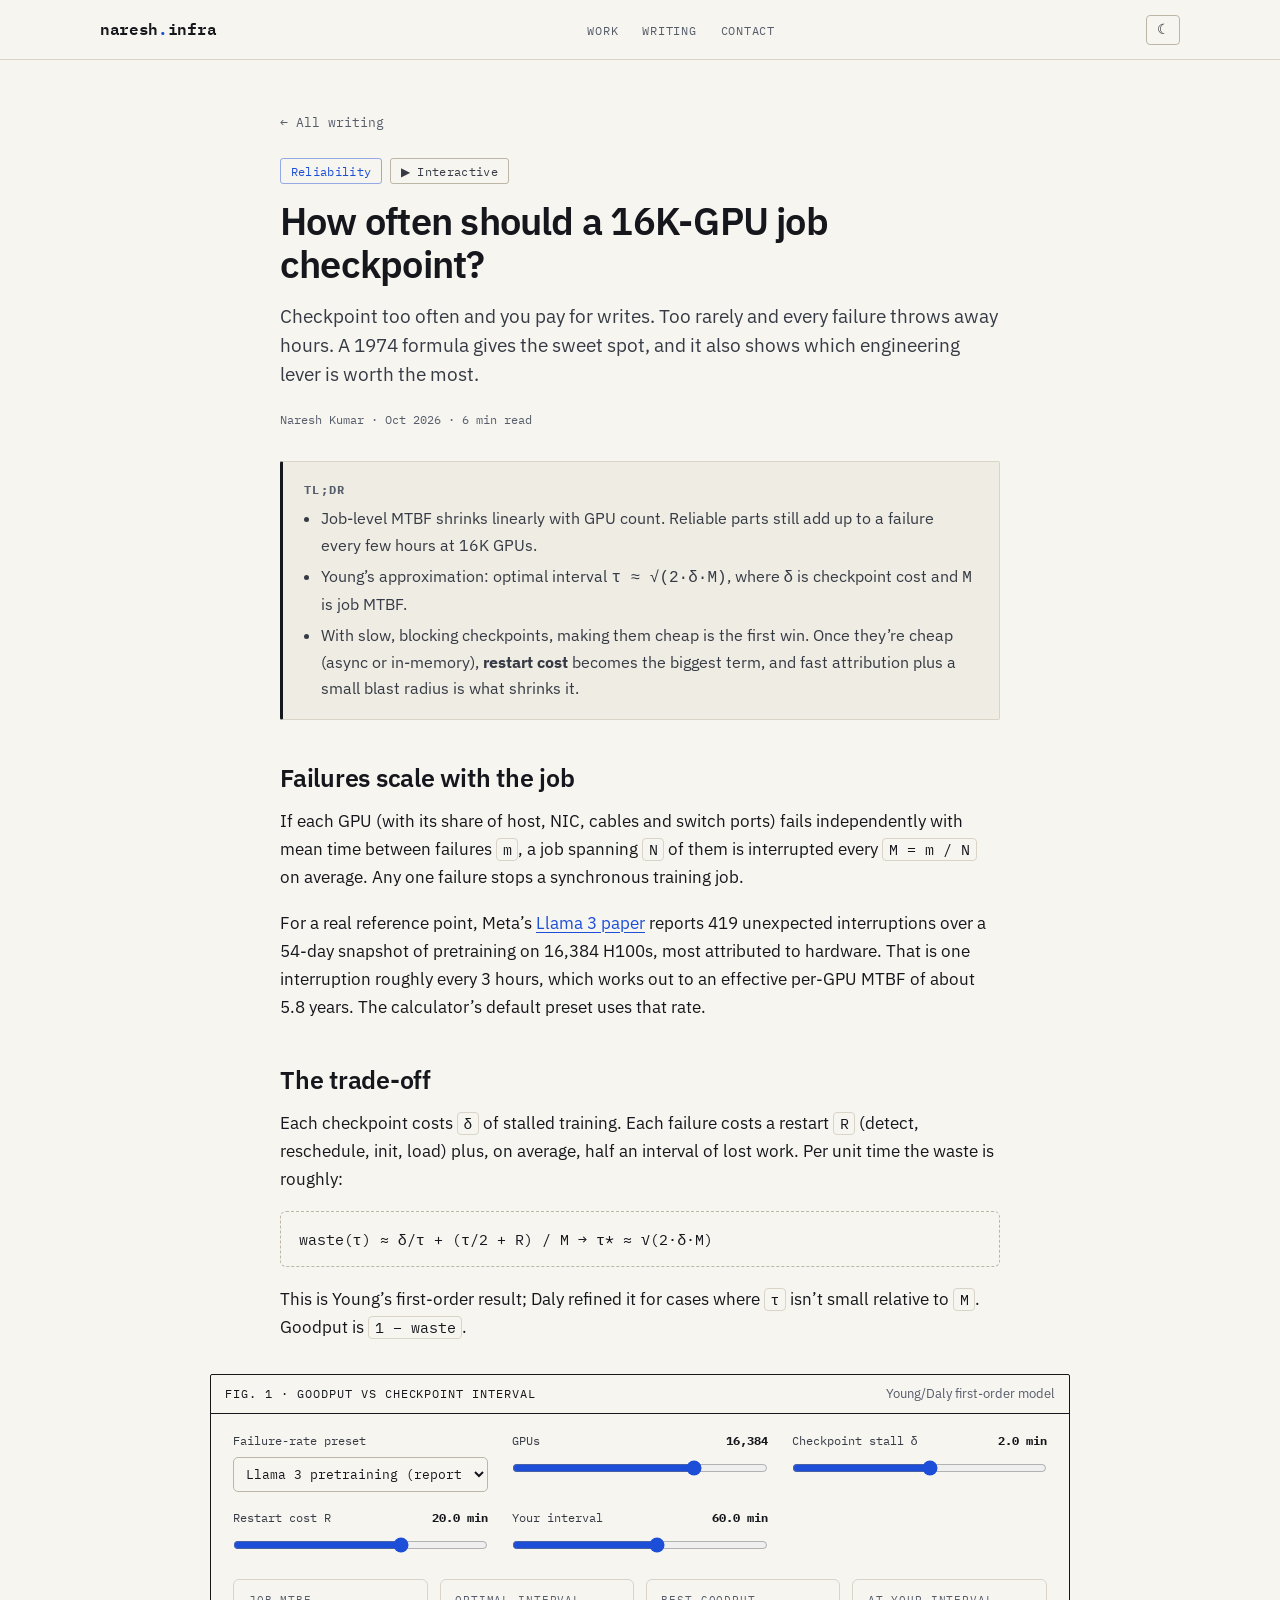
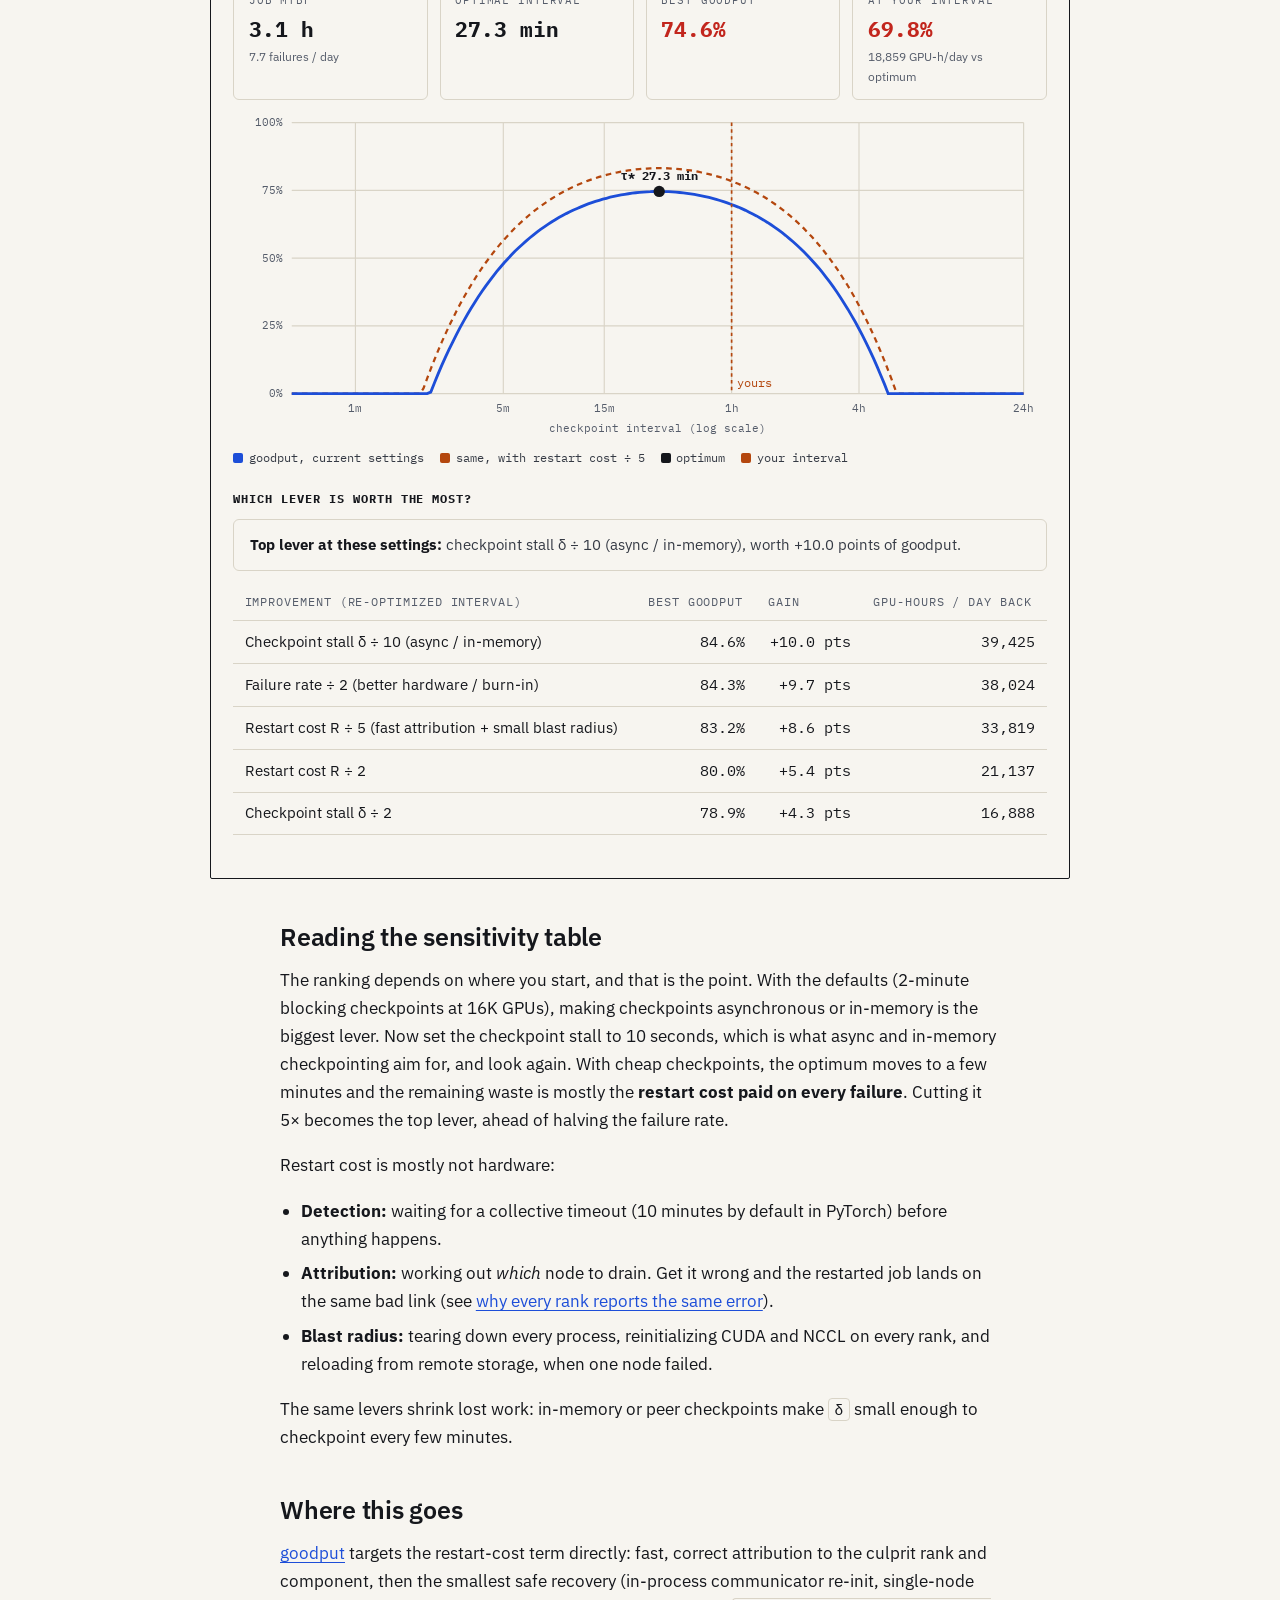
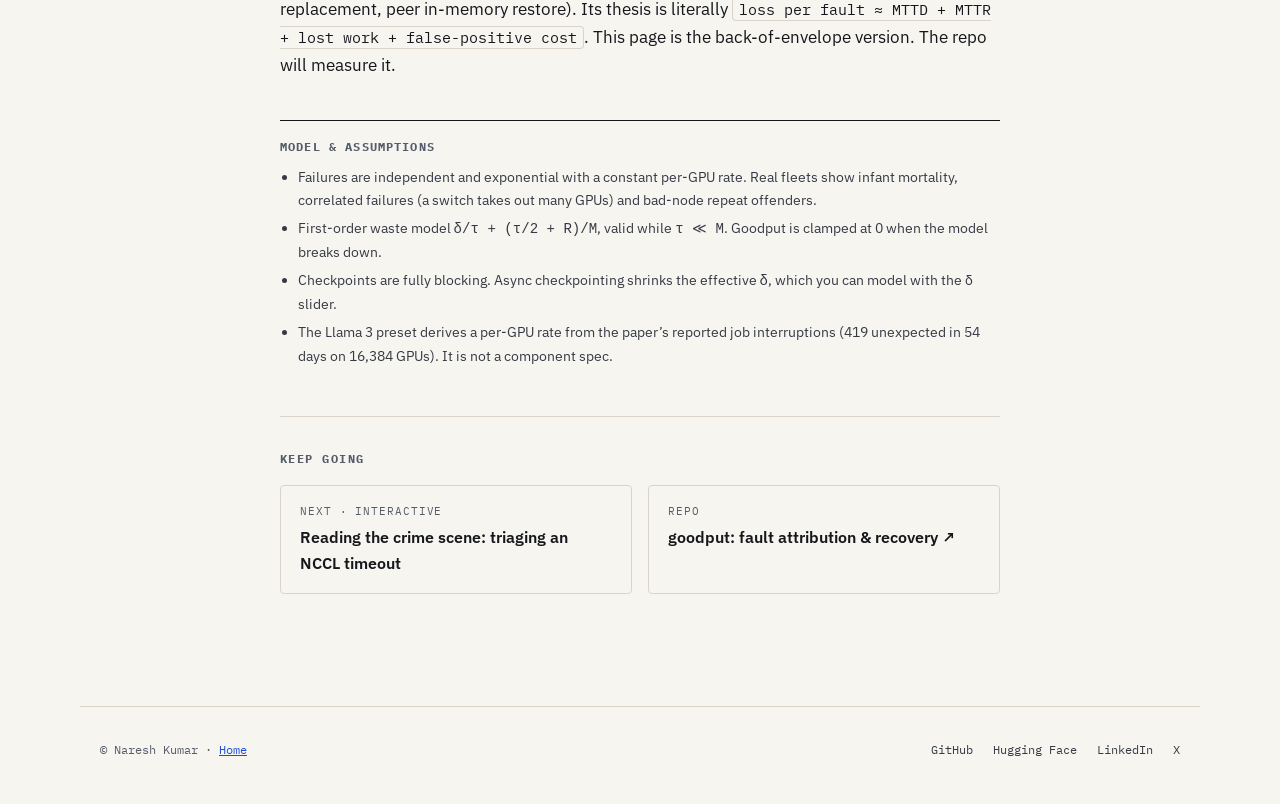
<file: posts/checkpoint-interval.html>
<!DOCTYPE html>
<html lang="en" class="no-js">
<head>
<meta charset="UTF-8">
<meta name="viewport" content="width=device-width, initial-scale=1.0">
<title>How often should a 16K-GPU job checkpoint? — Naresh Kumar</title>
<meta name="description" content="Interactive Young/Daly checkpoint-interval calculator: cluster size, failure rate, checkpoint cost and restart cost, plotted as training goodput, with a sensitivity view of which lever matters most.">
<meta name="author" content="Naresh Kumar">
<link rel="canonical" href="https://portfolio-webapp-roan.vercel.app/posts/checkpoint-interval.html">
<meta property="og:type" content="article">
<meta property="og:title" content="How often should a 16K-GPU job checkpoint?">
<meta property="og:description" content="Young/Daly with sliders, plotted as goodput. Which lever matters: checkpoint cost, restart cost, or failure rate?">
<meta property="og:url" content="https://portfolio-webapp-roan.vercel.app/posts/checkpoint-interval.html">
<meta property="og:image" content="https://portfolio-webapp-roan.vercel.app/og-image.png">
<meta name="twitter:card" content="summary_large_image">
<meta name="theme-color" content="#F7F5F0" media="(prefers-color-scheme: light)">
<meta name="theme-color" content="#10151D" media="(prefers-color-scheme: dark)">
<script>try { var t = localStorage.getItem('theme'); if (t === 'light' || t === 'dark') document.documentElement.dataset.theme = t; } catch (e) {}</script>
<link rel="icon" href="../favicon.ico" sizes="48x48">
<link rel="icon" href="../assets/icons/icon-192.png" type="image/png" sizes="192x192">
<link rel="apple-touch-icon" href="../assets/icons/apple-touch-icon.png">
<link rel="preconnect" href="https://fonts.googleapis.com">
<link rel="preconnect" href="https://fonts.gstatic.com" crossorigin>
<link href="https://fonts.googleapis.com/css2?family=IBM+Plex+Mono:wght@400;500;600&family=IBM+Plex+Sans:wght@400;500;600;700&display=swap" rel="stylesheet">
<link rel="stylesheet" href="../assets/css/site.css">
<link rel="stylesheet" href="../assets/css/post.css">
<style>
  .ax { stroke: var(--border-bright); }
  .grid { stroke: var(--border); }
  .ax-t { fill: var(--text-dim); font-size: 10px; }
  .curve { fill: none; stroke: var(--accent); stroke-width: 2.5; }
  .curve.alt { stroke: var(--accent2); stroke-dasharray: 5 4; stroke-width: 2; }
  .opt { fill: var(--ok); }
  .opt-t { fill: var(--ok); font-size: 11px; font-weight: 700; }
  .mine { stroke: var(--warn); stroke-width: 1.5; stroke-dasharray: 3 3; }
  .mine-t { fill: var(--warn); font-size: 11px; }
  .sens td.num { text-align: right; font-family: var(--font-mono); }
  .sens td.up { color: var(--ok); }
</style>
<script type="application/ld+json">
{"@context":"https://schema.org","@type":"BlogPosting","headline":"How often should a 16K-GPU job checkpoint?","author":{"@type":"Person","name":"Naresh Kumar","url":"https://portfolio-webapp-roan.vercel.app/"},"datePublished":"2026-10-03"}
</script>
</head>
<body>
<a class="skip-link" href="#main">Skip to content</a>
<nav class="nav" aria-label="Primary">
  <div class="nav-inner">
    <a class="nav-brand" href="../index.html">naresh<span>.</span>infra</a>
    <ul class="nav-links" id="nav-links">
      <li><a href="../index.html#work">Work</a></li>
      <li><a href="../index.html#writing">Writing</a></li>
      <li><a href="../index.html#contact">Contact</a></li>
    </ul>
    <div class="nav-right">
      <button class="theme-toggle" type="button" aria-label="Switch to dark theme">◐</button>
      <button class="nav-toggle" aria-expanded="false" aria-controls="nav-links">Menu</button>
    </div>
  </div>
</nav>

<main id="main" class="post">
  <a class="post-back" href="../index.html#writing">← All writing</a>
  <header class="post-head">
    <div class="chips"><span class="chip chip-accent">Reliability</span><span class="chip">▶ Interactive</span></div>
    <h1>How often should a 16K-GPU job checkpoint?</h1>
    <p class="post-dek">Checkpoint too often and you pay for writes. Too rarely and every failure throws away hours. A 1974 formula gives the sweet spot, and it also shows which engineering lever is worth the most.</p>
    <p class="post-byline">Naresh Kumar · Oct 2026 · 6 min read</p>
  </header>

  <aside class="tldr">
    <strong>TL;DR</strong>
    <ul>
      <li>Job-level MTBF shrinks linearly with GPU count. Reliable parts still add up to a failure every few hours at 16K GPUs.</li>
      <li>Young’s approximation: optimal interval <code>τ ≈ √(2·δ·M)</code>, where <code>δ</code> is checkpoint cost and <code>M</code> is job MTBF.</li>
      <li>With slow, blocking checkpoints, making them cheap is the first win. Once they’re cheap (async or in-memory), <b>restart cost</b> becomes the biggest term, and fast attribution plus a small blast radius is what shrinks it.</li>
    </ul>
  </aside>

  <div class="prose">
    <h2>Failures scale with the job</h2>
    <p>If each GPU (with its share of host, NIC, cables and switch ports) fails independently with mean time between failures <code>m</code>, a job spanning <code>N</code> of them is interrupted every <code>M = m / N</code> on average. Any one failure stops a synchronous training job.</p>
    <p>For a real reference point, Meta’s <a href="https://arxiv.org/abs/2407.21783" target="_blank" rel="noopener">Llama 3 paper</a> reports 419 unexpected interruptions over a 54-day snapshot of pretraining on 16,384 H100s, most attributed to hardware. That is one interruption roughly every 3 hours, which works out to an effective per-GPU MTBF of about 5.8 years. The calculator’s default preset uses that rate.</p>

    <h2>The trade-off</h2>
    <p>Each checkpoint costs <code>δ</code> of stalled training. Each failure costs a restart <code>R</code> (detect, reschedule, init, load) plus, on average, half an interval of lost work. Per unit time the waste is roughly:</p>
    <div class="formula">waste(τ) ≈ δ/τ  +  (τ/2 + R) / M        →  τ* ≈ √(2·δ·M)</div>
    <p>This is Young’s first-order result; Daly refined it for cases where <code>τ</code> isn’t small relative to <code>M</code>. Goodput is <code>1 − waste</code>.</p>
  </div>

  <figure class="widget" aria-labelledby="w-title">
    <div class="widget-head">
      <span class="widget-title" id="w-title">Goodput vs checkpoint interval</span>
      <span class="widget-hint">Young/Daly first-order model</span>
    </div>
    <div class="controls">
      <div class="control"><label for="preset">Failure-rate preset</label>
        <select id="preset">
          <option value="50800" selected>Llama 3 pretraining (reported) · ~5.8 yr/GPU</option>
          <option value="26280">Twice as failure-prone · 3 yr/GPU</option>
          <option value="87600">More reliable fleet · 10 yr/GPU</option>
        </select></div>
      <div class="control"><label for="n">GPUs <output for="n"></output></label><input type="range" id="n" min="6" max="17" step="1" value="14"></div>
      <div class="control"><label for="d">Checkpoint stall δ <output for="d"></output></label><input type="range" id="d" min="0" max="11" step="1" value="6"></div>
      <div class="control"><label for="r">Restart cost R <output for="r"></output></label><input type="range" id="r" min="0" max="9" step="1" value="6"></div>
      <div class="control"><label for="mine">Your interval <output for="mine"></output></label><input type="range" id="mine" min="0" max="14" step="1" value="8"></div>
    </div>
    <div class="stats">
      <div class="stat"><div class="stat-label">Job MTBF</div><div class="stat-value" id="o-m">–</div><div class="stat-sub" id="o-fpd"></div></div>
      <div class="stat"><div class="stat-label">Optimal interval</div><div class="stat-value good" id="o-tau">–</div></div>
      <div class="stat"><div class="stat-label">Best goodput</div><div class="stat-value" id="o-best">–</div></div>
      <div class="stat"><div class="stat-label">At your interval</div><div class="stat-value" id="o-mine">–</div><div class="stat-sub" id="o-gpuh"></div></div>
    </div>
    <svg id="chart" viewBox="0 0 720 300" role="img" aria-label="Goodput as a function of checkpoint interval, with the optimum and your chosen interval marked"></svg>
    <div class="legend">
      <span><i style="background:var(--accent)"></i>goodput, current settings</span>
      <span><i style="background:var(--accent2)"></i>same, with restart cost ÷ 5</span>
      <span><i style="background:var(--ok)"></i>optimum</span>
      <span><i style="background:var(--warn)"></i>your interval</span>
    </div>

    <h3 class="widget-title" style="margin-top:1.4rem">Which lever is worth the most?</h3>
    <div class="prose" style="margin-top:.6rem">
      <p class="callout" id="lever" style="margin:0 0 .8rem"></p>
      <table class="sens"><thead><tr><th>Improvement (re-optimized interval)</th><th class="num">Best goodput</th><th class="num">Gain</th><th class="num">GPU-hours / day back</th></tr></thead><tbody id="sens"></tbody></table>
    </div>
  </figure>

  <div class="prose">
    <h2>Reading the sensitivity table</h2>
    <p>The ranking depends on where you start, and that is the point. With the defaults (2-minute blocking checkpoints at 16K GPUs), making checkpoints asynchronous or in-memory is the biggest lever. Now set the checkpoint stall to 10 seconds, which is what async and in-memory checkpointing aim for, and look again. With cheap checkpoints, the optimum moves to a few minutes and the remaining waste is mostly the <strong>restart cost paid on every failure</strong>. Cutting it 5× becomes the top lever, ahead of halving the failure rate.</p>
    <p>Restart cost is mostly not hardware:</p>
    <ul>
      <li><strong>Detection:</strong> waiting for a collective timeout (10 minutes by default in PyTorch) before anything happens.</li>
      <li><strong>Attribution:</strong> working out <em>which</em> node to drain. Get it wrong and the restarted job lands on the same bad link (see <a href="ring-allreduce-failure.html">why every rank reports the same error</a>).</li>
      <li><strong>Blast radius:</strong> tearing down every process, reinitializing CUDA and NCCL on every rank, and reloading from remote storage, when one node failed.</li>
    </ul>
    <p>The same levers shrink lost work: in-memory or peer checkpoints make <code>δ</code> small enough to checkpoint every few minutes.</p>

    <h2>Where this goes</h2>
    <p><a href="https://github.com/nareshns2004/fault-tolerant-training-orchestrator" target="_blank" rel="noopener">goodput</a> targets the restart-cost term directly: fast, correct attribution to the culprit rank and component, then the smallest safe recovery (in-process communicator re-init, single-node replacement, peer in-memory restore). Its thesis is literally <code>loss per fault ≈ MTTD + MTTR + lost work + false-positive cost</code>. This page is the back-of-envelope version. The repo will measure it.</p>
  </div>

  <aside class="assumptions">
    <h2>Model &amp; assumptions</h2>
    <ul>
      <li>Failures are independent and exponential with a constant per-GPU rate. Real fleets show infant mortality, correlated failures (a switch takes out many GPUs) and bad-node repeat offenders.</li>
      <li>First-order waste model <code>δ/τ + (τ/2 + R)/M</code>, valid while <code>τ ≪ M</code>. Goodput is clamped at 0 when the model breaks down.</li>
      <li>Checkpoints are fully blocking. Async checkpointing shrinks the effective <code>δ</code>, which you can model with the δ slider.</li>
      <li>The Llama 3 preset derives a per-GPU rate from the paper’s reported job interruptions (419 unexpected in 54 days on 16,384 GPUs). It is not a component spec.</li>
    </ul>
  </aside>

  <section class="post-end">
    <h2>Keep going</h2>
    <div class="post-end-grid">
      <a class="card" href="nccl-timeout-triage.html"><div class="k">Next · interactive</div><div class="v">Reading the crime scene: triaging an NCCL timeout</div></a>
      <a class="card" href="https://github.com/nareshns2004/fault-tolerant-training-orchestrator" target="_blank" rel="noopener"><div class="k">Repo</div><div class="v">goodput: fault attribution &amp; recovery ↗</div></a>
    </div>
  </section>
</main>

<footer class="footer">
  <span>© Naresh Kumar · <a href="../index.html">Home</a></span>
  <div class="footer-links">
    <a href="https://github.com/nareshns2004" target="_blank" rel="noopener">GitHub</a>
    <a href="https://huggingface.co/nareshns2004" target="_blank" rel="noopener">Hugging Face</a>
    <a href="https://www.linkedin.com/in/nareshns2004/" target="_blank" rel="noopener">LinkedIn</a>
    <a href="https://x.com/naresh_swe24" target="_blank" rel="noopener">X</a>
  </div>
</footer>

<script src="../assets/js/site.js"></script>
<script src="../assets/js/post.js"></script>
<script>
(function () {
  const D = [5, 10, 20, 30, 45, 60, 120, 180, 300, 600, 900, 1800];             // checkpoint stall, s
  const R = [30, 60, 120, 180, 300, 600, 1200, 1800, 2700, 3600];                // restart cost, s
  const T = [60, 120, 300, 600, 900, 1200, 1800, 2700, 3600, 5400, 7200, 10800, 14400, 21600, 43200]; // your interval, s
  const N = i => 2 ** i;

  const waste = (tau, d, r, M) => d / tau + (tau / 2 + r) / M;
  const good = (tau, d, r, M) => Math.max(0, 1 - waste(tau, d, r, M));
  const tauOpt = (d, M) => Math.sqrt(2 * d * M);
  const best = (d, r, M) => good(tauOpt(d, M), d, r, M);
  const pct = g => `${(100 * g).toFixed(1)}%`;

  const svgEl = P.$('#chart');
  const X0 = 52, X1 = 700, Y0 = 20, Y1 = 260, LMIN = Math.log10(30), LMAX = Math.log10(86400);
  const sx = t => X0 + (Math.log10(t) - LMIN) / (LMAX - LMIN) * (X1 - X0);
  const sy = g => Y1 - g * (Y1 - Y0);

  function chart(d, r, M, mine) {
    svgEl.innerHTML = '';
    for (const g of [0, 0.25, 0.5, 0.75, 1]) {
      P.svg('line', { x1: X0, y1: sy(g), x2: X1, y2: sy(g), class: 'grid' }, svgEl);
      P.svg('text', { x: X0 - 8, y: sy(g) + 3, class: 'ax-t', 'text-anchor': 'end' }, svgEl).textContent = `${g * 100}%`;
    }
    for (const [t, l] of [[60, '1m'], [300, '5m'], [900, '15m'], [3600, '1h'], [14400, '4h'], [86400, '24h']]) {
      P.svg('line', { x1: sx(t), y1: Y0, x2: sx(t), y2: Y1, class: 'grid' }, svgEl);
      P.svg('text', { x: sx(t), y: Y1 + 16, class: 'ax-t', 'text-anchor': 'middle' }, svgEl).textContent = l;
    }
    P.svg('text', { x: (X0 + X1) / 2, y: Y1 + 34, class: 'ax-t', 'text-anchor': 'middle' }, svgEl).textContent = 'checkpoint interval (log scale)';
    const path = (rr, cls) => {
      let dstr = '';
      for (let i = 0; i <= 200; i++) {
        const t = 10 ** (LMIN + (LMAX - LMIN) * i / 200);
        dstr += `${i ? 'L' : 'M'}${sx(t).toFixed(1)},${sy(good(t, d, rr, M)).toFixed(1)}`;
      }
      P.svg('path', { d: dstr, class: cls }, svgEl);
    };
    path(r / 5, 'curve alt');
    path(r, 'curve');
    const to = Math.min(Math.max(tauOpt(d, M), 30), 86400);
    P.svg('circle', { cx: sx(to), cy: sy(good(to, d, r, M)), r: 5, class: 'opt' }, svgEl);
    P.svg('text', { x: sx(to), y: sy(good(to, d, r, M)) - 10, class: 'opt-t', 'text-anchor': 'middle' }, svgEl).textContent = `τ* ${P.seconds(to)}`;
    P.svg('line', { x1: sx(mine), y1: Y0, x2: sx(mine), y2: Y1, class: 'mine' }, svgEl);
    P.svg('text', { x: sx(mine) + 5, y: Y1 - 6, class: 'mine-t' }, svgEl).textContent = 'yours';
  }

  function update() {
    const m = +P.$('#preset').value * 3600, n = N(+P.$('#n').value);
    const d = D[+P.$('#d').value], r = R[+P.$('#r').value], mine = T[+P.$('#mine').value];
    const M = m / n;
    P.$('#o-m').textContent = P.seconds(M);
    P.$('#o-fpd').textContent = `${(86400 / M).toFixed(M > 86400 ? 2 : 1)} failures / day`;
    P.$('#o-tau').textContent = P.seconds(tauOpt(d, M));
    const b = best(d, r, M), g = good(mine, d, r, M);
    const bv = P.$('#o-best'); bv.textContent = pct(b); bv.className = 'stat-value ' + (b > 0.9 ? 'good' : b > 0.75 ? 'warn' : 'bad');
    const mv = P.$('#o-mine'); mv.textContent = pct(g); mv.className = 'stat-value ' + (g > 0.9 ? 'good' : g > 0.75 ? 'warn' : 'bad');
    P.$('#o-gpuh').textContent = `${P.num((b - g) * n * 24)} GPU-h/day vs optimum`;
    chart(d, r, M, mine);

    const rows = [
      ['Checkpoint stall δ ÷ 2', best(d / 2, r, M)],
      ['Checkpoint stall δ ÷ 10 (async / in-memory)', best(d / 10, r, M)],
      ['Restart cost R ÷ 2', best(d, r / 2, M)],
      ['Restart cost R ÷ 5 (fast attribution + small blast radius)', best(d, r / 5, M)],
      ['Failure rate ÷ 2 (better hardware / burn-in)', best(d, r, M * 2)],
    ].sort((a, b2) => b2[1] - a[1]);
    P.$('#lever').innerHTML = `<b>Top lever at these settings:</b> ${rows[0][0].toLowerCase()}, worth +${(100 * (rows[0][1] - b)).toFixed(1)} points of goodput.`;
    P.$('#sens').innerHTML = rows.map(([label, v]) =>
      `<tr><td>${label}</td><td class="num">${pct(v)}</td><td class="num up">+${(100 * (v - b)).toFixed(1)} pts</td><td class="num">${P.num((v - b) * n * 24)}</td></tr>`).join('');
  }

  P.bind('n', v => N(v).toLocaleString(), update);
  P.bind('d', v => P.seconds(D[v]), update);
  P.bind('r', v => P.seconds(R[v]), update);
  P.bind('mine', v => P.seconds(T[v]), update);
  P.$('#preset').addEventListener('input', update);
  update();
})();
</script>
</body>
</html>
</file>
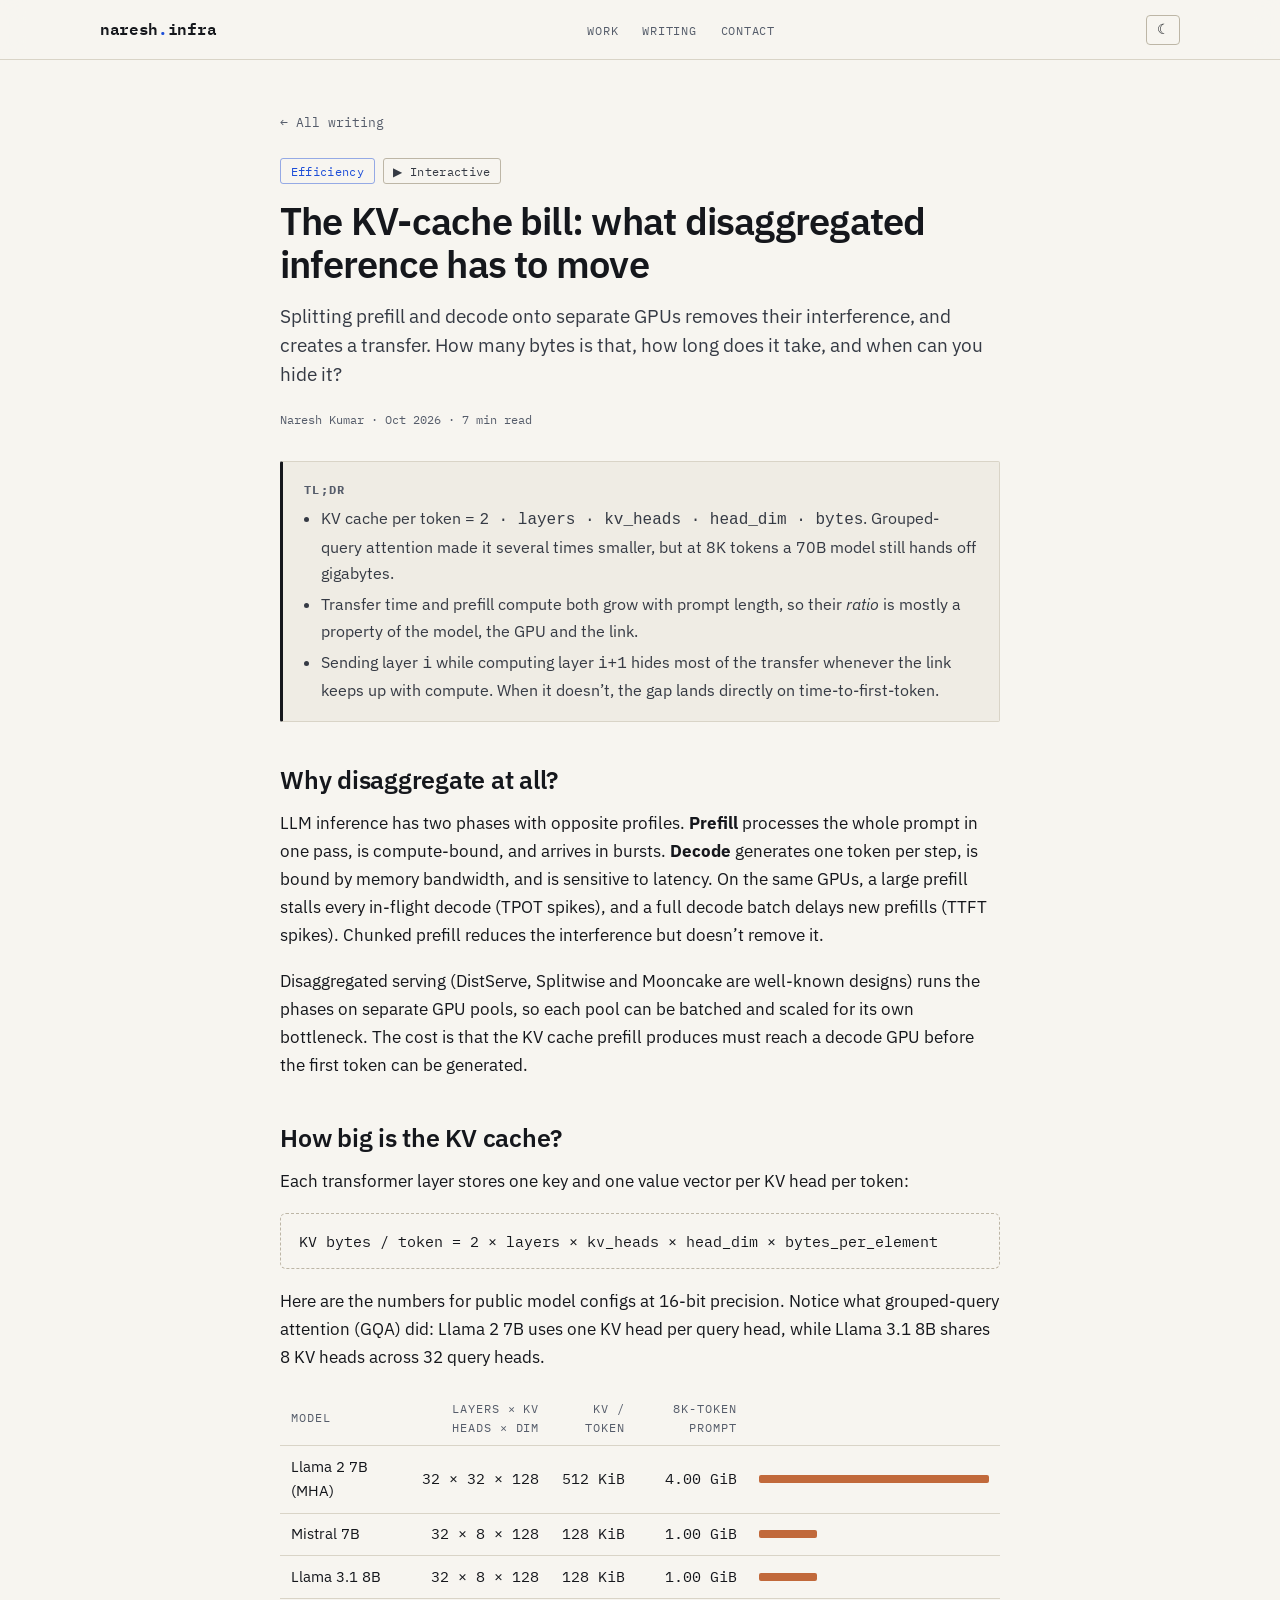
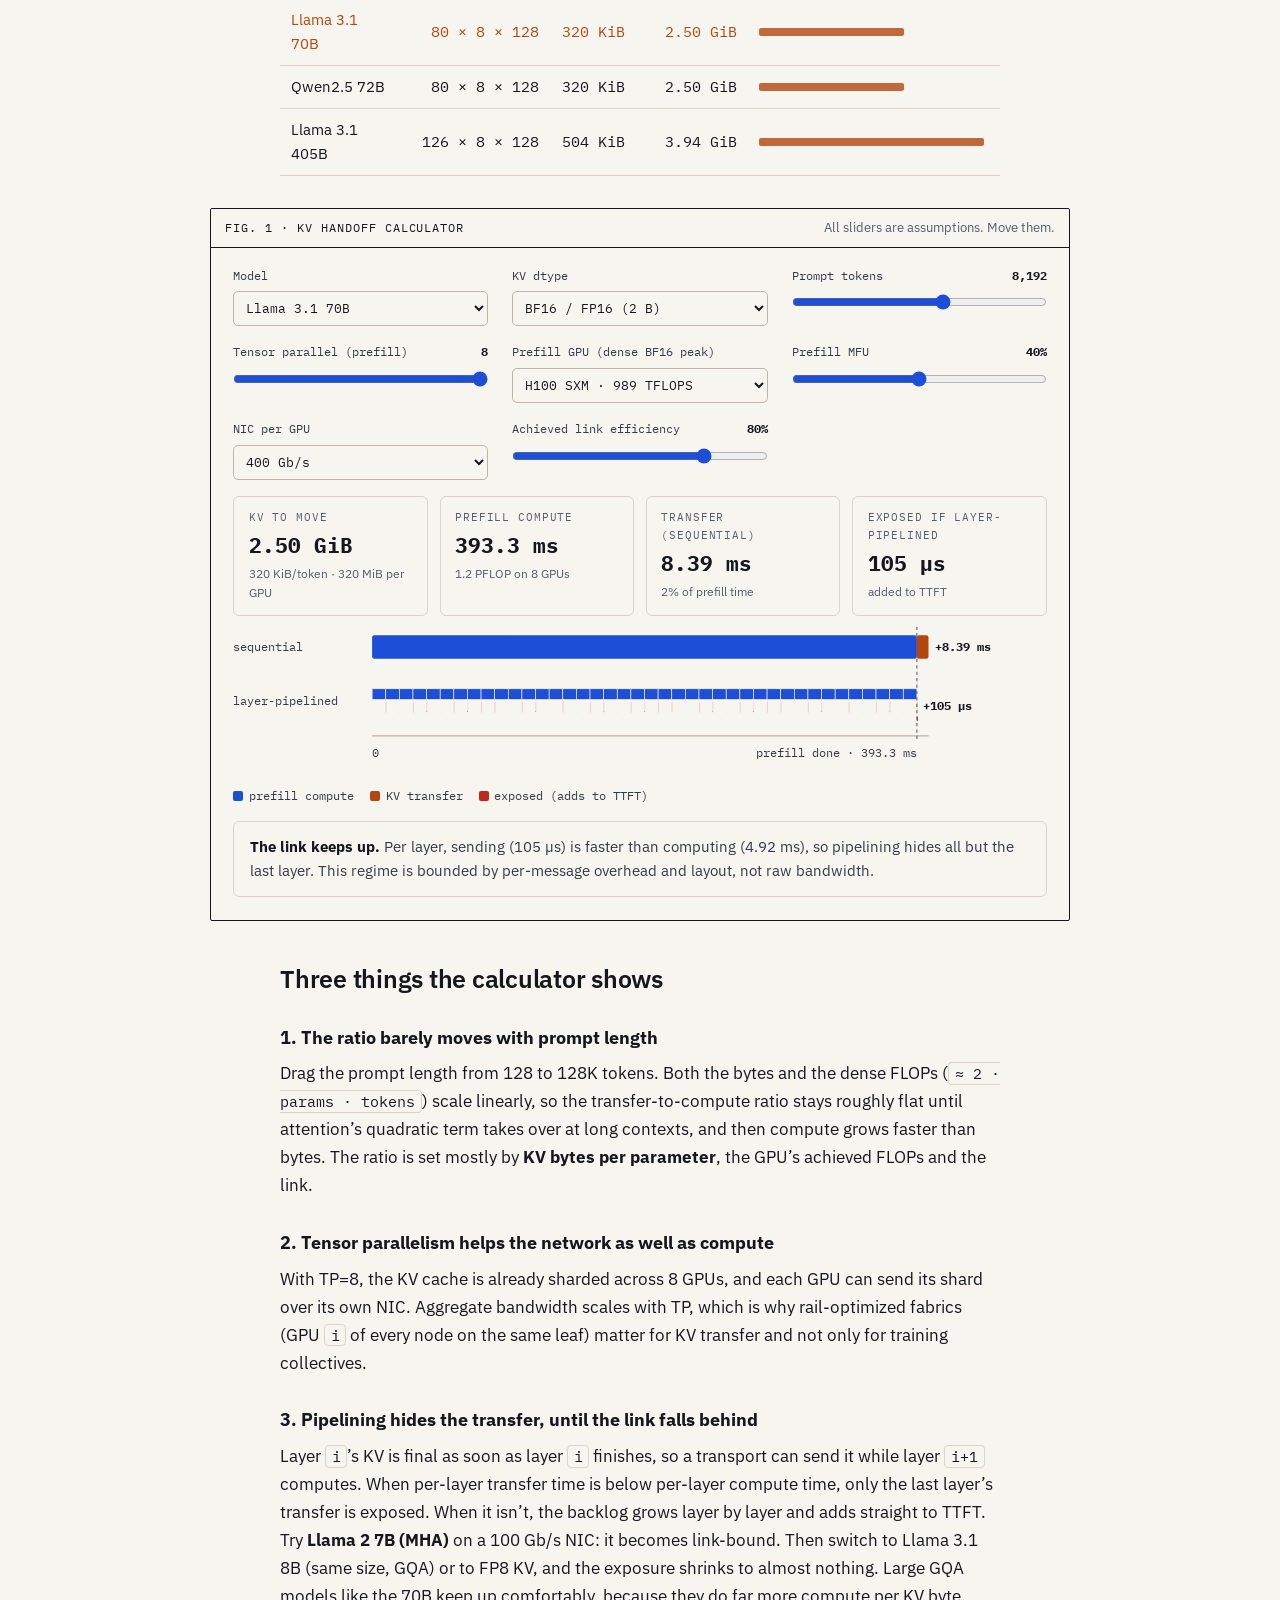
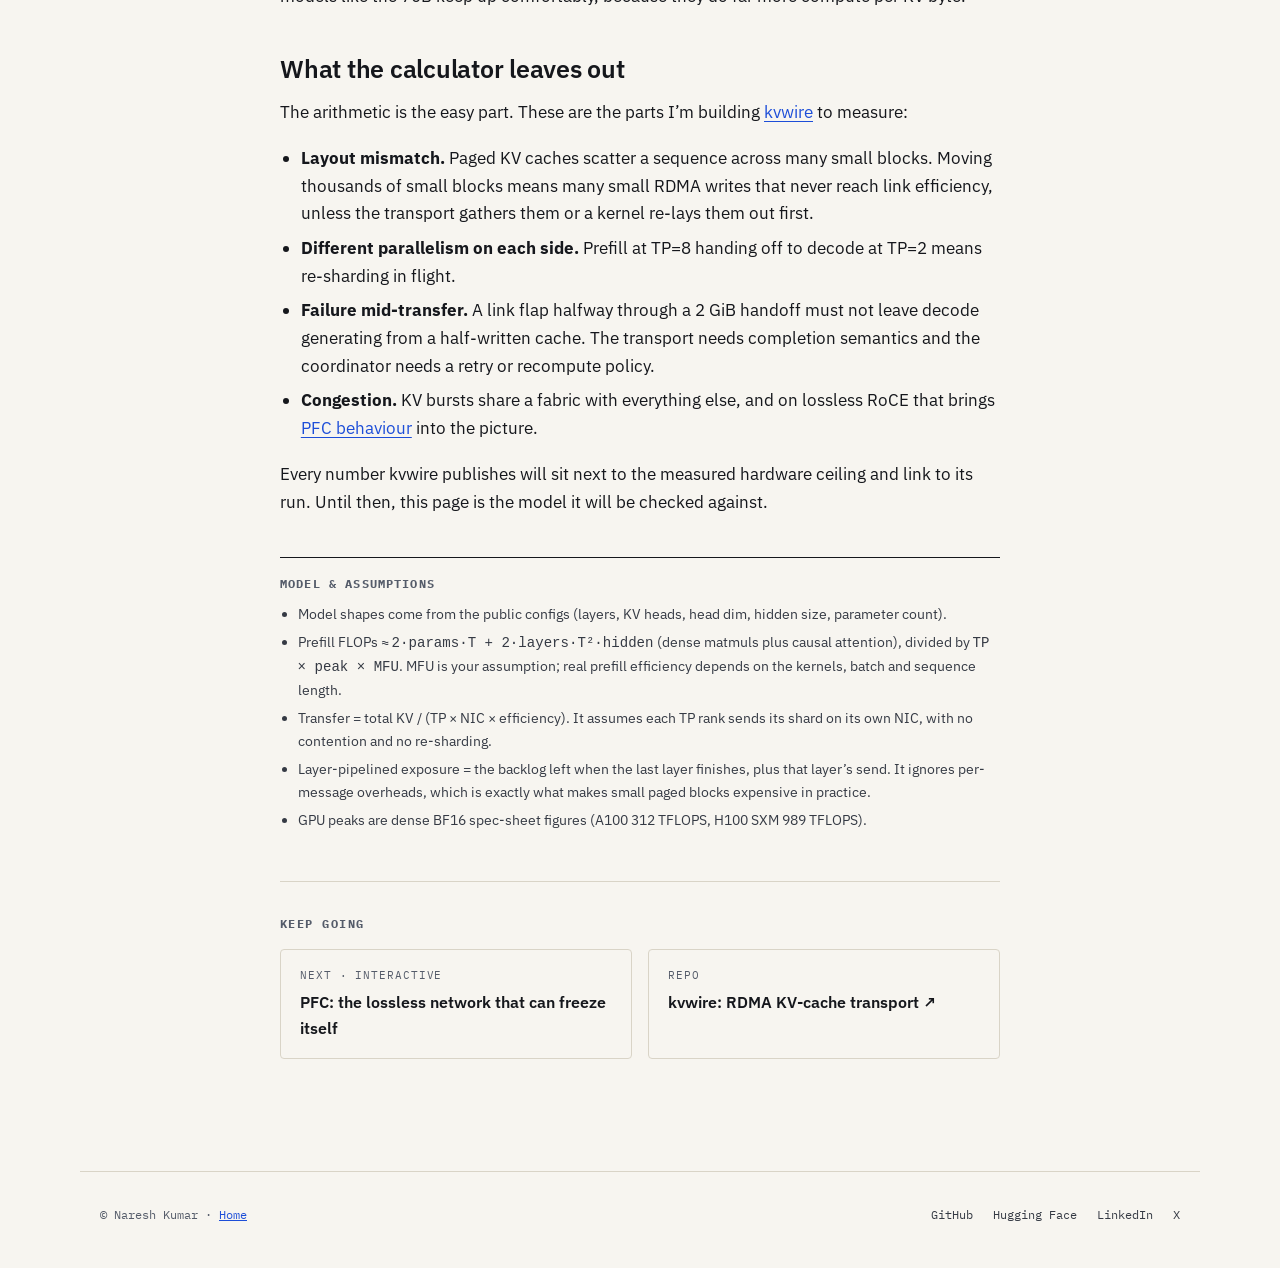
<file: posts/kv-cache-transfer.html>
<!DOCTYPE html>
<html lang="en" class="no-js">
<head>
<meta charset="UTF-8">
<meta name="viewport" content="width=device-width, initial-scale=1.0">
<title>The KV-cache bill: what disaggregated inference has to move — Naresh Kumar</title>
<meta name="description" content="Interactive calculator: how many bytes of KV cache prefill hands to decode in disaggregated LLM inference, how long that takes on real links, and when layer-wise pipelining hides it.">
<meta name="author" content="Naresh Kumar">
<link rel="canonical" href="https://portfolio-webapp-roan.vercel.app/posts/kv-cache-transfer.html">
<meta property="og:type" content="article">
<meta property="og:title" content="The KV-cache bill: what disaggregated inference has to move">
<meta property="og:description" content="Size the KV transfer between prefill and decode GPUs for real model configs and link speeds.">
<meta property="og:url" content="https://portfolio-webapp-roan.vercel.app/posts/kv-cache-transfer.html">
<meta property="og:image" content="https://portfolio-webapp-roan.vercel.app/og-image.png">
<meta name="twitter:card" content="summary_large_image">
<meta name="theme-color" content="#F7F5F0" media="(prefers-color-scheme: light)">
<meta name="theme-color" content="#10151D" media="(prefers-color-scheme: dark)">
<script>try { var t = localStorage.getItem('theme'); if (t === 'light' || t === 'dark') document.documentElement.dataset.theme = t; } catch (e) {}</script>
<link rel="icon" href="../favicon.ico" sizes="48x48">
<link rel="icon" href="../assets/icons/icon-192.png" type="image/png" sizes="192x192">
<link rel="apple-touch-icon" href="../assets/icons/apple-touch-icon.png">
<link rel="preconnect" href="https://fonts.googleapis.com">
<link rel="preconnect" href="https://fonts.gstatic.com" crossorigin>
<link href="https://fonts.googleapis.com/css2?family=IBM+Plex+Mono:wght@400;500;600&family=IBM+Plex+Sans:wght@400;500;600;700&display=swap" rel="stylesheet">
<link rel="stylesheet" href="../assets/css/site.css">
<link rel="stylesheet" href="../assets/css/post.css">
<style>
  .widget .tldr-accent { color: var(--accent2); }
  .tl-label { fill: var(--text-mid); font-size: 11px; }
  .tl-val { fill: var(--text); font-size: 11px; font-weight: 700; }
  .tl-axis { stroke: var(--border-bright); }
  .tl-prefill { fill: var(--accent); }
  .tl-xfer { fill: var(--accent2); }
  .tl-exposed { fill: var(--bad); }
  .tl-layer { stroke: var(--paper); stroke-width: 0.6; }
  .kv-table td.num, .kv-table th.num { text-align: right; font-family: var(--font-mono); }
  .kv-table tr.sel td { color: var(--accent2); }
  .bar-cell { width: 35%; }
  .bar { height: 8px; border-radius: 2px; background: var(--accent2); opacity: 0.8; }
</style>
<script type="application/ld+json">
{"@context":"https://schema.org","@type":"BlogPosting","headline":"The KV-cache bill: what disaggregated inference has to move","author":{"@type":"Person","name":"Naresh Kumar","url":"https://portfolio-webapp-roan.vercel.app/"},"datePublished":"2026-10-03"}
</script>
</head>
<body>
<a class="skip-link" href="#main">Skip to content</a>
<nav class="nav" aria-label="Primary">
  <div class="nav-inner">
    <a class="nav-brand" href="../index.html">naresh<span>.</span>infra</a>
    <ul class="nav-links" id="nav-links">
      <li><a href="../index.html#work">Work</a></li>
      <li><a href="../index.html#writing">Writing</a></li>
      <li><a href="../index.html#contact">Contact</a></li>
    </ul>
    <div class="nav-right">
      <button class="theme-toggle" type="button" aria-label="Switch to dark theme">◐</button>
      <button class="nav-toggle" aria-expanded="false" aria-controls="nav-links">Menu</button>
    </div>
  </div>
</nav>

<main id="main" class="post">
  <a class="post-back" href="../index.html#writing">← All writing</a>
  <header class="post-head">
    <div class="chips"><span class="chip chip-accent">Efficiency</span><span class="chip">▶ Interactive</span></div>
    <h1>The KV-cache bill: what disaggregated inference has to move</h1>
    <p class="post-dek">Splitting prefill and decode onto separate GPUs removes their interference, and creates a transfer. How many bytes is that, how long does it take, and when can you hide it?</p>
    <p class="post-byline">Naresh Kumar · Oct 2026 · 7 min read</p>
  </header>

  <aside class="tldr">
    <strong>TL;DR</strong>
    <ul>
      <li>KV cache per token = <code>2 · layers · kv_heads · head_dim · bytes</code>. Grouped-query attention made it several times smaller, but at 8K tokens a 70B model still hands off gigabytes.</li>
      <li>Transfer time and prefill compute both grow with prompt length, so their <em>ratio</em> is mostly a property of the model, the GPU and the link.</li>
      <li>Sending layer <code>i</code> while computing layer <code>i+1</code> hides most of the transfer whenever the link keeps up with compute. When it doesn’t, the gap lands directly on time-to-first-token.</li>
    </ul>
  </aside>

  <div class="prose">
    <h2>Why disaggregate at all?</h2>
    <p>LLM inference has two phases with opposite profiles. <strong>Prefill</strong> processes the whole prompt in one pass, is compute-bound, and arrives in bursts. <strong>Decode</strong> generates one token per step, is bound by memory bandwidth, and is sensitive to latency. On the same GPUs, a large prefill stalls every in-flight decode (TPOT spikes), and a full decode batch delays new prefills (TTFT spikes). Chunked prefill reduces the interference but doesn’t remove it.</p>
    <p>Disaggregated serving (DistServe, Splitwise and Mooncake are well-known designs) runs the phases on separate GPU pools, so each pool can be batched and scaled for its own bottleneck. The cost is that the KV cache prefill produces must reach a decode GPU before the first token can be generated.</p>

    <h2>How big is the KV cache?</h2>
    <p>Each transformer layer stores one key and one value vector per KV head per token:</p>
    <div class="formula">KV bytes / token = 2 × layers × kv_heads × head_dim × bytes_per_element</div>
    <p>Here are the numbers for public model configs at 16-bit precision. Notice what grouped-query attention (GQA) did: Llama 2 7B uses one KV head per query head, while Llama 3.1 8B shares 8 KV heads across 32 query heads.</p>
  </div>

  <div class="prose">
    <table class="kv-table" id="kv-table">
      <thead><tr><th>Model</th><th class="num">Layers × KV heads × dim</th><th class="num">KV / token</th><th class="num">8K-token prompt</th><th class="bar-cell"></th></tr></thead>
      <tbody></tbody>
    </table>
  </div>

  <figure class="widget" aria-labelledby="w-title">
    <div class="widget-head">
      <span class="widget-title" id="w-title">KV handoff calculator</span>
      <span class="widget-hint">All sliders are assumptions. Move them.</span>
    </div>
    <div class="controls">
      <div class="control"><label for="m">Model</label><select id="m"></select></div>
      <div class="control"><label for="dt">KV dtype</label>
        <select id="dt"><option value="2" selected>BF16 / FP16 (2 B)</option><option value="1">FP8 (1 B)</option></select></div>
      <div class="control"><label for="tok">Prompt tokens <output for="tok"></output></label><input type="range" id="tok" min="7" max="17" step="1" value="13"></div>
      <div class="control"><label for="tp">Tensor parallel (prefill) <output for="tp"></output></label><input type="range" id="tp" min="0" max="3" step="1" value="3"></div>
      <div class="control"><label for="gpu">Prefill GPU (dense BF16 peak)</label>
        <select id="gpu"><option value="312">A100 · 312 TFLOPS</option><option value="989" selected>H100 SXM · 989 TFLOPS</option></select></div>
      <div class="control"><label for="mfu">Prefill MFU <output for="mfu"></output></label><input type="range" id="mfu" min="10" max="70" step="5" value="40"></div>
      <div class="control"><label for="link">NIC per GPU</label>
        <select id="link"><option value="100">100 Gb/s</option><option value="200">200 Gb/s</option><option value="400" selected>400 Gb/s</option><option value="800">800 Gb/s</option></select></div>
      <div class="control"><label for="eff">Achieved link efficiency <output for="eff"></output></label><input type="range" id="eff" min="30" max="95" step="5" value="80"></div>
    </div>

    <div class="stats">
      <div class="stat"><div class="stat-label">KV to move</div><div class="stat-value" id="o-kv">–</div><div class="stat-sub" id="o-kvgpu"></div></div>
      <div class="stat"><div class="stat-label">Prefill compute</div><div class="stat-value" id="o-pre">–</div><div class="stat-sub" id="o-flops"></div></div>
      <div class="stat"><div class="stat-label">Transfer (sequential)</div><div class="stat-value" id="o-xfer">–</div><div class="stat-sub" id="o-ratio"></div></div>
      <div class="stat"><div class="stat-label">Exposed if layer-pipelined</div><div class="stat-value" id="o-exp">–</div><div class="stat-sub">added to TTFT</div></div>
    </div>

    <svg id="tl" viewBox="0 0 760 150" role="img" aria-label="Timeline comparing sequential and layer-pipelined KV transfer"></svg>
    <div class="legend">
      <span><i style="background:var(--accent)"></i>prefill compute</span>
      <span><i style="background:var(--accent2)"></i>KV transfer</span>
      <span><i style="background:var(--bad)"></i>exposed (adds to TTFT)</span>
    </div>
    <p class="callout" id="insight"></p>
  </figure>

  <div class="prose">
    <h2>Three things the calculator shows</h2>
    <h3>1. The ratio barely moves with prompt length</h3>
    <p>Drag the prompt length from 128 to 128K tokens. Both the bytes and the dense FLOPs (<code>≈ 2 · params · tokens</code>) scale linearly, so the transfer-to-compute ratio stays roughly flat until attention’s quadratic term takes over at long contexts, and then compute grows faster than bytes. The ratio is set mostly by <strong>KV bytes per parameter</strong>, the GPU’s achieved FLOPs and the link.</p>

    <h3>2. Tensor parallelism helps the network as well as compute</h3>
    <p>With TP=8, the KV cache is already sharded across 8 GPUs, and each GPU can send its shard over its own NIC. Aggregate bandwidth scales with TP, which is why rail-optimized fabrics (GPU <code>i</code> of every node on the same leaf) matter for KV transfer and not only for training collectives.</p>

    <h3>3. Pipelining hides the transfer, until the link falls behind</h3>
    <p>Layer <code>i</code>’s KV is final as soon as layer <code>i</code> finishes, so a transport can send it while layer <code>i+1</code> computes. When per-layer transfer time is below per-layer compute time, only the last layer’s transfer is exposed. When it isn’t, the backlog grows layer by layer and adds straight to TTFT. Try <strong>Llama 2 7B (MHA)</strong> on a 100 Gb/s NIC: it becomes link-bound. Then switch to Llama 3.1 8B (same size, GQA) or to FP8 KV, and the exposure shrinks to almost nothing. Large GQA models like the 70B keep up comfortably, because they do far more compute per KV byte.</p>

    <h2>What the calculator leaves out</h2>
    <p>The arithmetic is the easy part. These are the parts I’m building <a href="https://github.com/nareshns2004/disaggregated-inference-engine" target="_blank" rel="noopener">kvwire</a> to measure:</p>
    <ul>
      <li><strong>Layout mismatch.</strong> Paged KV caches scatter a sequence across many small blocks. Moving thousands of small blocks means many small RDMA writes that never reach link efficiency, unless the transport gathers them or a kernel re-lays them out first.</li>
      <li><strong>Different parallelism on each side.</strong> Prefill at TP=8 handing off to decode at TP=2 means re-sharding in flight.</li>
      <li><strong>Failure mid-transfer.</strong> A link flap halfway through a 2 GiB handoff must not leave decode generating from a half-written cache. The transport needs completion semantics and the coordinator needs a retry or recompute policy.</li>
      <li><strong>Congestion.</strong> KV bursts share a fabric with everything else, and on lossless RoCE that brings <a href="pfc-deadlock.html">PFC behaviour</a> into the picture.</li>
    </ul>
    <p>Every number kvwire publishes will sit next to the measured hardware ceiling and link to its run. Until then, this page is the model it will be checked against.</p>
  </div>

  <aside class="assumptions">
    <h2>Model &amp; assumptions</h2>
    <ul>
      <li>Model shapes come from the public configs (layers, KV heads, head dim, hidden size, parameter count).</li>
      <li>Prefill FLOPs ≈ <code>2·params·T + 2·layers·T²·hidden</code> (dense matmuls plus causal attention), divided by <code>TP × peak × MFU</code>. MFU is your assumption; real prefill efficiency depends on the kernels, batch and sequence length.</li>
      <li>Transfer = total KV / (TP × NIC × efficiency). It assumes each TP rank sends its shard on its own NIC, with no contention and no re-sharding.</li>
      <li>Layer-pipelined exposure = the backlog left when the last layer finishes, plus that layer’s send. It ignores per-message overheads, which is exactly what makes small paged blocks expensive in practice.</li>
      <li>GPU peaks are dense BF16 spec-sheet figures (A100 312 TFLOPS, H100 SXM 989 TFLOPS).</li>
    </ul>
  </aside>

  <section class="post-end">
    <h2>Keep going</h2>
    <div class="post-end-grid">
      <a class="card" href="pfc-deadlock.html"><div class="k">Next · interactive</div><div class="v">PFC: the lossless network that can freeze itself</div></a>
      <a class="card" href="https://github.com/nareshns2004/disaggregated-inference-engine" target="_blank" rel="noopener"><div class="k">Repo</div><div class="v">kvwire: RDMA KV-cache transport ↗</div></a>
    </div>
  </section>
</main>

<footer class="footer">
  <span>© Naresh Kumar · <a href="../index.html">Home</a></span>
  <div class="footer-links">
    <a href="https://github.com/nareshns2004" target="_blank" rel="noopener">GitHub</a>
    <a href="https://huggingface.co/nareshns2004" target="_blank" rel="noopener">Hugging Face</a>
    <a href="https://www.linkedin.com/in/nareshns2004/" target="_blank" rel="noopener">LinkedIn</a>
    <a href="https://x.com/naresh_swe24" target="_blank" rel="noopener">X</a>
  </div>
</footer>

<script src="../assets/js/site.js"></script>
<script src="../assets/js/post.js"></script>
<script>
(function () {
  // Public model configs: layers, KV heads, head dim, hidden size, parameters.
  const MODELS = [
    { name: 'Llama 2 7B (MHA)', L: 32, kv: 32, d: 128, h: 4096, p: 6.74e9 },
    { name: 'Mistral 7B', L: 32, kv: 8, d: 128, h: 4096, p: 7.24e9 },
    { name: 'Llama 3.1 8B', L: 32, kv: 8, d: 128, h: 4096, p: 8.03e9 },
    { name: 'Llama 3.1 70B', L: 80, kv: 8, d: 128, h: 8192, p: 70.6e9, def: true },
    { name: 'Qwen2.5 72B', L: 80, kv: 8, d: 128, h: 8192, p: 72.7e9 },
    { name: 'Llama 3.1 405B', L: 126, kv: 8, d: 128, h: 16384, p: 405e9 },
  ];
  const sel = P.$('#m');
  MODELS.forEach((m, i) => sel.add(new Option(m.name, i, m.def, m.def)));
  const perTok = (m, b) => 2 * m.L * m.kv * m.d * b;

  // Static comparison table (BF16, 8K tokens)
  const maxPT = Math.max(...MODELS.map(m => perTok(m, 2)));
  const tbody = P.$('#kv-table tbody');
  function table() {
    tbody.innerHTML = MODELS.map((m, i) => `<tr class="${i == sel.value ? 'sel' : ''}">
      <td>${m.name}</td><td class="num">${m.L} × ${m.kv} × ${m.d}</td>
      <td class="num">${P.bytes(perTok(m, 2))}</td><td class="num">${P.bytes(perTok(m, 2) * 8192)}</td>
      <td class="bar-cell"><div class="bar" style="width:${(100 * perTok(m, 2) / maxPT).toFixed(0)}%"></div></td></tr>`).join('');
  }

  const tl = P.$('#tl');
  function timeline(pre, xfer, exposed, L) {
    tl.innerHTML = '';
    const X0 = 130, W = 520, total = Math.max(pre + xfer, 1e-9);
    const sx = t => X0 + (t / total) * W;
    const row = (y, label) => P.svg('text', { x: 0, y: y + 15, class: 'tl-label' }, tl).textContent = label;

    // Row 1: sequential
    row(18, 'sequential');
    P.svg('rect', { x: sx(0), y: 18, width: sx(pre) - X0, height: 22, rx: 2, class: 'tl-prefill' }, tl);
    P.svg('rect', { x: sx(pre), y: 18, width: Math.max(1, sx(pre + xfer) - sx(pre)), height: 22, rx: 2, class: 'tl-xfer' }, tl);
    P.svg('text', { x: sx(pre + xfer) + 6, y: 33, class: 'tl-val' }, tl).textContent = `+${P.seconds(xfer)}`;

    // Row 2: layer pipelined (draw per-layer chunks, up to 40 for legibility)
    row(68, 'layer-pipelined');
    const n = Math.min(L, 40), pc = pre / n, xc = xfer / n;
    let sendEnd = 0;
    for (let i = 0; i < n; i++) {
      P.svg('rect', { x: sx(i * pc), y: 68, width: Math.max(0.5, sx(pc) - X0), height: 10, class: 'tl-prefill tl-layer' }, tl);
      const start = Math.max((i + 1) * pc, sendEnd);
      sendEnd = start + xc;
      P.svg('rect', { x: sx(start), y: 80, width: Math.max(0.5, sx(xc) - X0), height: 10, class: 'tl-xfer tl-layer' }, tl);
    }
    if (exposed > 0) P.svg('rect', { x: sx(pre), y: 94, width: Math.max(1, sx(pre + exposed) - sx(pre)), height: 4, class: 'tl-exposed' }, tl);
    P.svg('text', { x: sx(pre + exposed) + 6, y: 88, class: 'tl-val' }, tl).textContent = `+${P.seconds(exposed)}`;

    // axis
    P.svg('line', { x1: X0, y1: 112, x2: X0 + W, y2: 112, class: 'tl-axis' }, tl);
    P.svg('line', { x1: sx(pre), y1: 10, x2: sx(pre), y2: 116, stroke: 'var(--text-dim)', 'stroke-dasharray': '3 3' }, tl);
    P.svg('text', { x: sx(pre), y: 132, class: 'tl-label', 'text-anchor': sx(pre) > 560 ? 'end' : 'middle' }, tl).textContent = `prefill done · ${P.seconds(pre)}`;
    P.svg('text', { x: X0, y: 132, class: 'tl-label' }, tl).textContent = '0';
  }

  function update() {
    const m = MODELS[sel.value], b = +P.$('#dt').value;
    const T = 2 ** +P.$('#tok').value, TP = 2 ** +P.$('#tp').value;
    const peak = +P.$('#gpu').value * 1e12, mfu = +P.$('#mfu').value / 100;
    const link = +P.$('#link').value * 1e9 / 8, eff = +P.$('#eff').value / 100;

    const kv = perTok(m, b) * T;
    const flops = 2 * m.p * T + 2 * m.L * T * T * m.h;
    const pre = flops / (TP * peak * mfu);
    const xfer = kv / (TP * link * eff);
    // layer-pipelined: backlog after last layer + last layer send
    const pc = pre / m.L, xc = xfer / m.L;
    const exposed = Math.max(xc, xfer + pc - pre);

    P.$('#o-kv').textContent = P.bytes(kv);
    P.$('#o-kvgpu').textContent = `${P.bytes(perTok(m, b))}/token · ${P.bytes(kv / TP)} per GPU`;
    P.$('#o-pre').textContent = P.seconds(pre);
    P.$('#o-flops').textContent = `${(flops / 1e15).toFixed(flops < 1e15 ? 2 : 1)} PFLOP on ${TP} GPU${TP > 1 ? 's' : ''}`;
    P.$('#o-xfer').textContent = P.seconds(xfer);
    P.$('#o-ratio').textContent = `${(100 * xfer / pre).toFixed(0)}% of prefill time`;
    const ex = P.$('#o-exp');
    ex.textContent = P.seconds(exposed);
    ex.className = 'stat-value ' + (exposed < 0.05 * pre ? 'good' : exposed < 0.25 * pre ? 'warn' : 'bad');

    const keeps = xc <= pc;
    P.$('#insight').innerHTML = keeps
      ? `<b>The link keeps up.</b> Per layer, sending (${P.seconds(xc)}) is faster than computing (${P.seconds(pc)}), so pipelining hides all but the last layer. This regime is bounded by per-message overhead and layout, not raw bandwidth.`
      : `<b>The link is the bottleneck.</b> Each layer takes ${P.seconds(xc)} to send but only ${P.seconds(pc)} to compute, so a backlog builds and ${P.seconds(exposed)} lands on TTFT. Options: FP8 KV, more NICs (higher TP), a faster rail, or keeping short prompts colocated.`;

    timeline(pre, xfer, exposed, m.L);
    table();
  }

  P.bind('tok', v => (2 ** v).toLocaleString(), update);
  P.bind('tp', v => 2 ** v, update);
  P.bind('mfu', v => `${v}%`, update);
  P.bind('eff', v => `${v}%`, update);
  ['m', 'dt', 'gpu', 'link'].forEach(id => P.$('#' + id).addEventListener('input', update));
  update();
})();
</script>
</body>
</html>
</file>
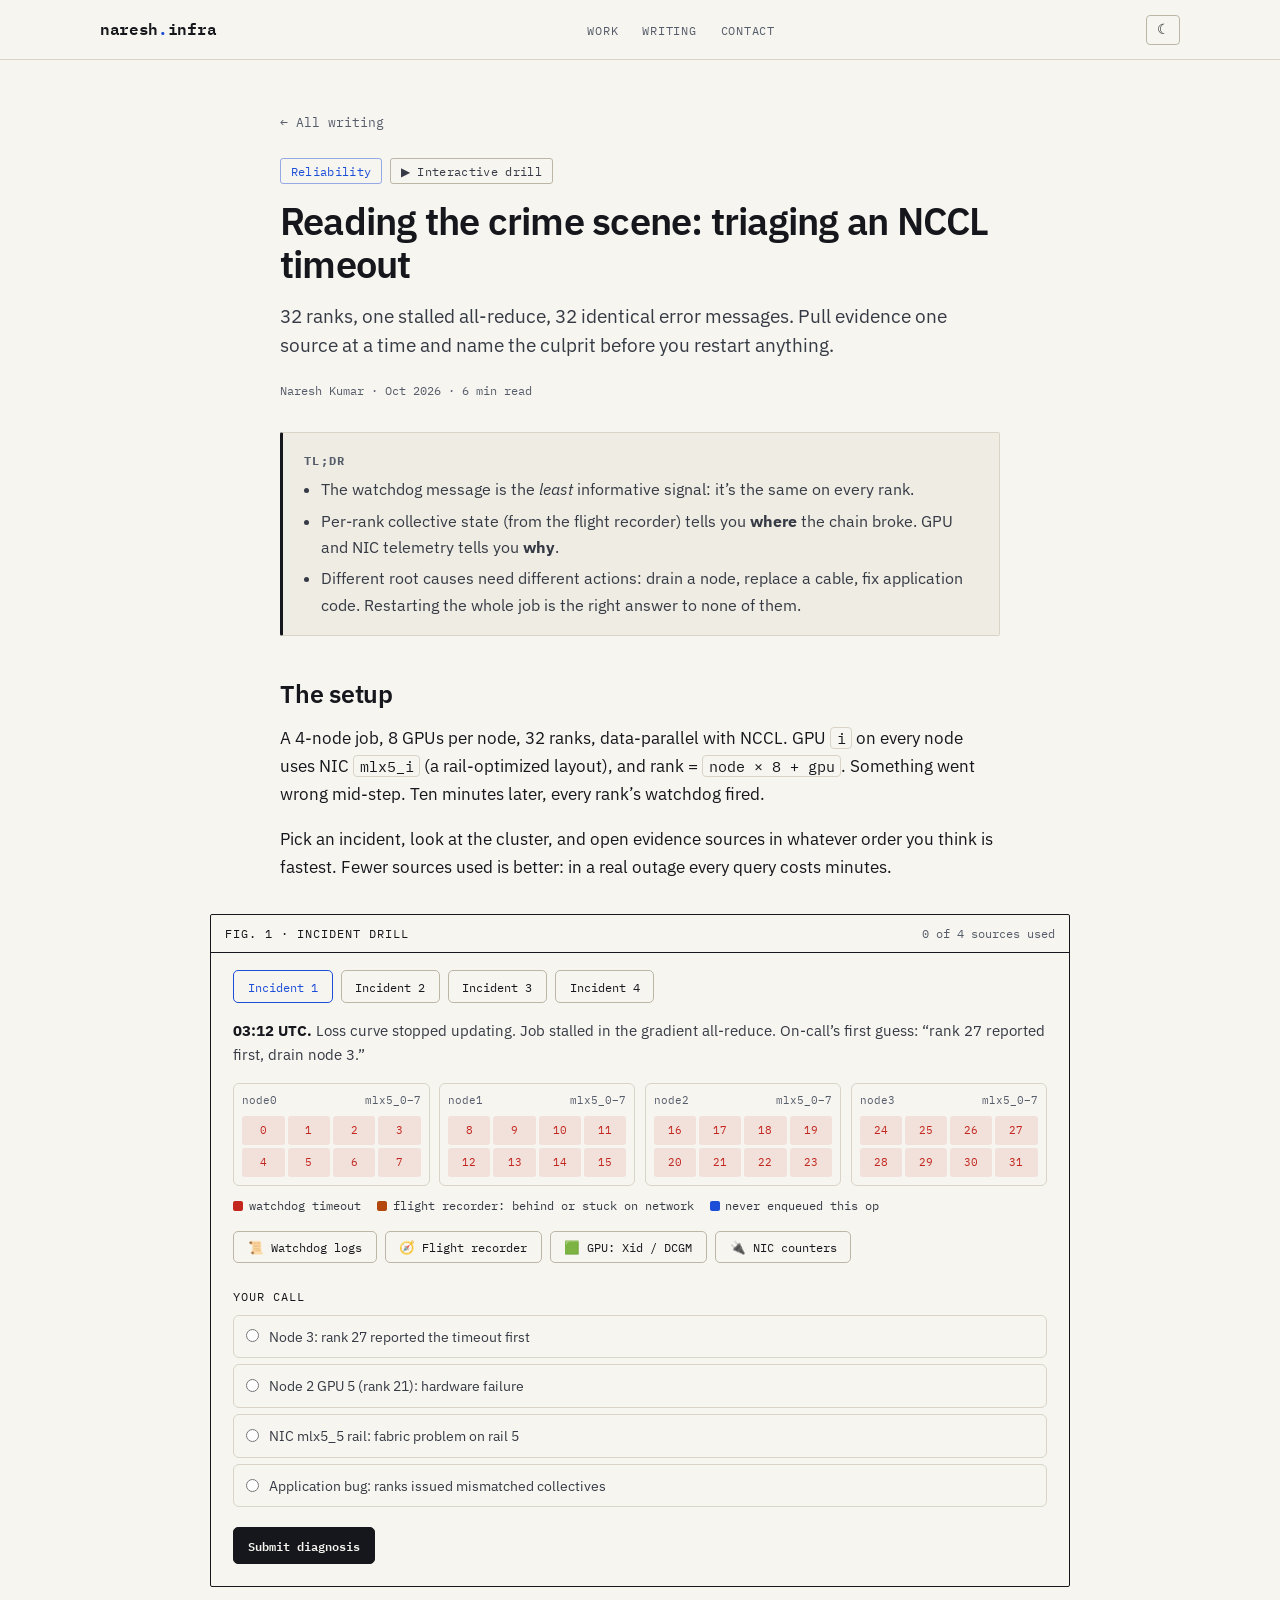
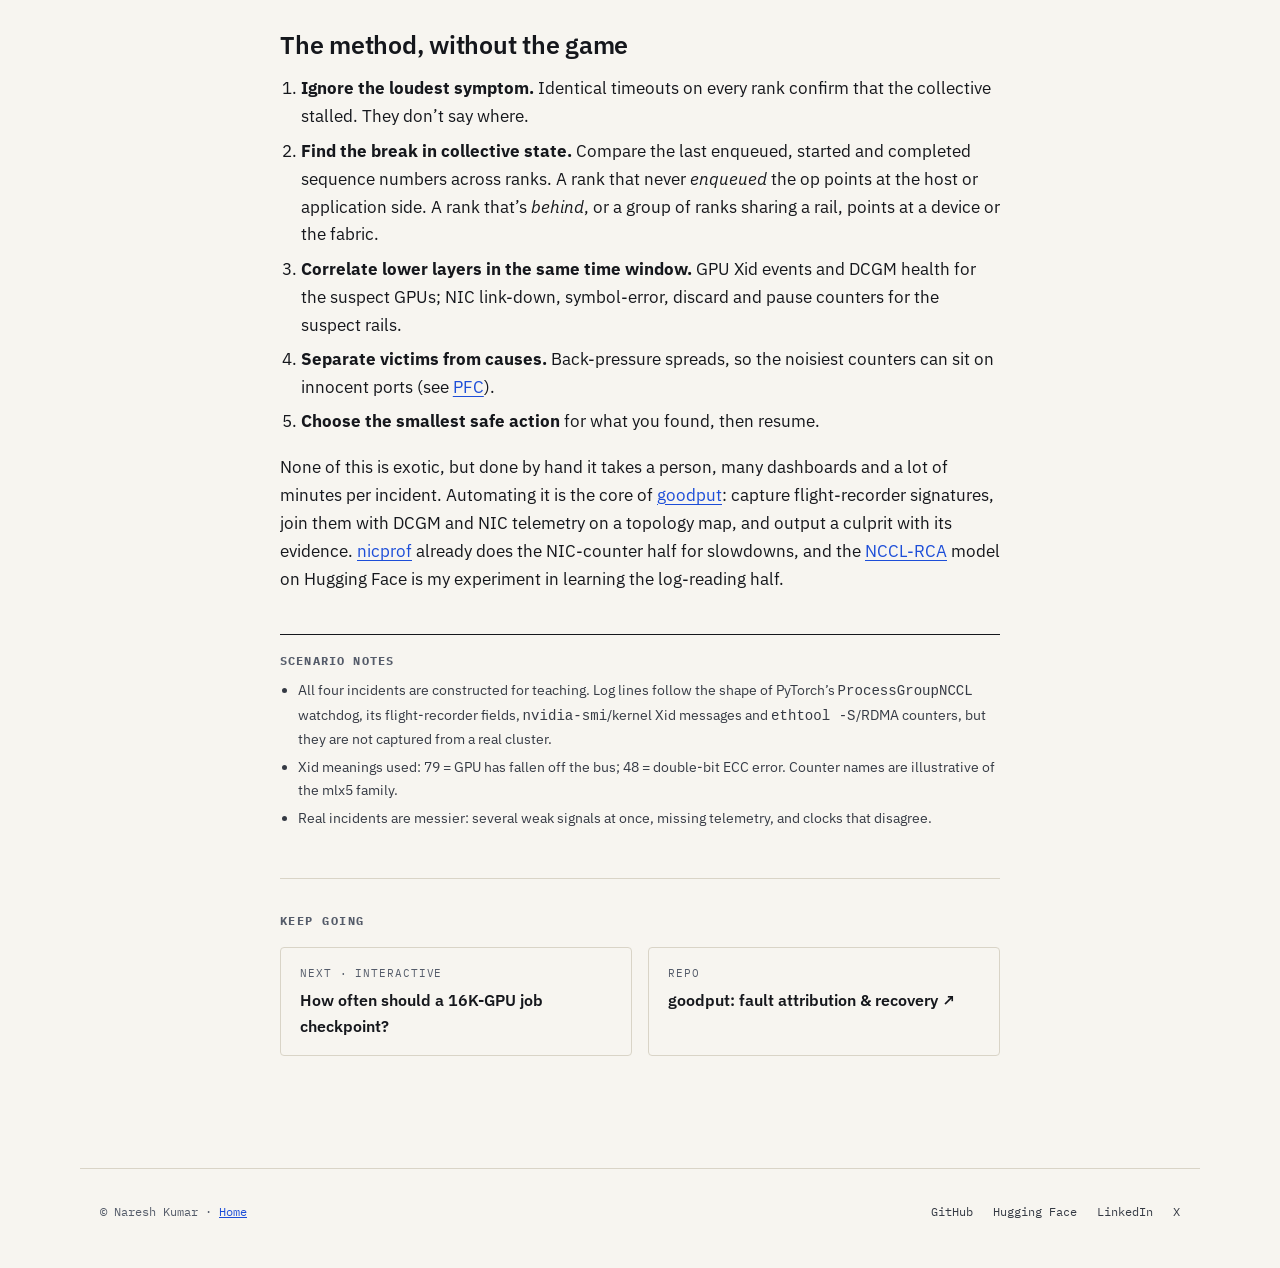
<file: posts/nccl-timeout-triage.html>
<!DOCTYPE html>
<html lang="en" class="no-js">
<head>
<meta charset="UTF-8">
<meta name="viewport" content="width=device-width, initial-scale=1.0">
<title>Reading the crime scene: triaging an NCCL timeout — Naresh Kumar</title>
<meta name="description" content="An interactive incident drill: every rank reports the same NCCL watchdog timeout. Use flight-recorder state, GPU Xid events and NIC counters to find the one rank or component that caused it.">
<meta name="author" content="Naresh Kumar">
<link rel="canonical" href="https://portfolio-webapp-roan.vercel.app/posts/nccl-timeout-triage.html">
<meta property="og:type" content="article">
<meta property="og:title" content="Reading the crime scene: triaging an NCCL timeout">
<meta property="og:description" content="Every rank reports the same timeout. Use GPU, NIC and NCCL signals to find the one that caused it.">
<meta property="og:url" content="https://portfolio-webapp-roan.vercel.app/posts/nccl-timeout-triage.html">
<meta property="og:image" content="https://portfolio-webapp-roan.vercel.app/og-image.png">
<meta name="twitter:card" content="summary_large_image">
<meta name="theme-color" content="#F7F5F0" media="(prefers-color-scheme: light)">
<meta name="theme-color" content="#10151D" media="(prefers-color-scheme: dark)">
<script>try { var t = localStorage.getItem('theme'); if (t === 'light' || t === 'dark') document.documentElement.dataset.theme = t; } catch (e) {}</script>
<link rel="icon" href="../favicon.ico" sizes="48x48">
<link rel="icon" href="../assets/icons/icon-192.png" type="image/png" sizes="192x192">
<link rel="apple-touch-icon" href="../assets/icons/apple-touch-icon.png">
<link rel="preconnect" href="https://fonts.googleapis.com">
<link rel="preconnect" href="https://fonts.gstatic.com" crossorigin>
<link href="https://fonts.googleapis.com/css2?family=IBM+Plex+Mono:wght@400;500;600&family=IBM+Plex+Sans:wght@400;500;600;700&display=swap" rel="stylesheet">
<link rel="stylesheet" href="../assets/css/site.css">
<link rel="stylesheet" href="../assets/css/post.css">
<style>
  .incidents { display: flex; flex-wrap: wrap; gap: 0.5rem; margin-bottom: 1rem; }
  .incidents .wbtn[aria-current="true"] { border-color: var(--accent); color: var(--accent); }
  .brief { color: var(--text-mid); font-size: 0.92rem; margin-bottom: 1rem; }
  .brief b { color: var(--text); }
  .cluster { display: grid; grid-template-columns: repeat(4, 1fr); gap: 0.6rem; }
  .node { background: var(--bg); border: 1px solid var(--border); border-radius: 6px; padding: 0.5rem; }
  .node-h { font-family: var(--font-mono); font-size: 0.68rem; color: var(--text-dim); margin-bottom: 0.35rem; display: flex; justify-content: space-between; }
  .ranks { display: grid; grid-template-columns: repeat(4, 1fr); gap: 3px; }
  .rk { font-family: var(--font-mono); font-size: 0.66rem; text-align: center; padding: 0.3rem 0; border-radius: 3px;
        background: var(--bg3); color: var(--text-mid); border: 1px solid transparent; }
  .rk.timeout { background: color-mix(in srgb, var(--fault) 10%, transparent); color: var(--fault); }
  .rk.behind { background: color-mix(in srgb, var(--copper) 14%, transparent); color: var(--copper); border-color: var(--copper); }
  .rk.missing { background: color-mix(in srgb, var(--signal) 12%, transparent); color: var(--signal); border-color: var(--signal); }
  .rk.hw { outline: 2px solid var(--bad); outline-offset: 1px; }
  .evidence-btns { display: flex; flex-wrap: wrap; gap: 0.5rem; margin: 1rem 0 0.5rem; }
  .panels { display: grid; gap: 0.75rem; }
  .panel { border: 1px solid var(--border); border-radius: 6px; background: var(--bg3); }
  .panel h4 { font-family: var(--font-mono); font-size: 0.7rem; letter-spacing: 0.08em; text-transform: uppercase; color: var(--accent); padding: 0.55rem 0.8rem; border-bottom: 1px solid var(--border); }
  .panel pre { font-family: var(--font-mono); font-size: 0.72rem; line-height: 1.55; color: var(--text-mid); padding: 0.7rem 0.8rem; overflow-x: auto; margin: 0; white-space: pre; }
  .panel .hl { color: var(--warn); } .panel .bad { color: var(--bad); } .panel .dim { color: var(--text-dim); }
  .verdict { margin-top: 1rem; display: grid; gap: 0.5rem; }
  .choices { display: grid; gap: 0.4rem; }
  .choice { display: flex; gap: 0.6rem; align-items: flex-start; font-size: 0.9rem; color: var(--text-mid); cursor: pointer;
            border: 1px solid var(--border); border-radius: 6px; padding: 0.55rem 0.75rem; background: var(--bg); }
  .choice:hover { border-color: var(--border-bright); }
  .choice input { margin-top: 0.3rem; accent-color: var(--accent); }
  .choice.right { border-color: var(--ok); color: var(--text); }
  .choice.wrong { border-color: var(--bad); }
  .result { display: none; }
  .result.show { display: block; }
  .score { font-family: var(--font-mono); font-size: 0.78rem; color: var(--text-dim); }
  @media (max-width: 720px) { .cluster { grid-template-columns: 1fr 1fr; } }
</style>
<script type="application/ld+json">
{"@context":"https://schema.org","@type":"BlogPosting","headline":"Reading the crime scene: triaging an NCCL timeout","author":{"@type":"Person","name":"Naresh Kumar","url":"https://portfolio-webapp-roan.vercel.app/"},"datePublished":"2026-10-03"}
</script>
</head>
<body>
<a class="skip-link" href="#main">Skip to content</a>
<nav class="nav" aria-label="Primary">
  <div class="nav-inner">
    <a class="nav-brand" href="../index.html">naresh<span>.</span>infra</a>
    <ul class="nav-links" id="nav-links">
      <li><a href="../index.html#work">Work</a></li>
      <li><a href="../index.html#writing">Writing</a></li>
      <li><a href="../index.html#contact">Contact</a></li>
    </ul>
    <div class="nav-right">
      <button class="theme-toggle" type="button" aria-label="Switch to dark theme">◐</button>
      <button class="nav-toggle" aria-expanded="false" aria-controls="nav-links">Menu</button>
    </div>
  </div>
</nav>

<main id="main" class="post">
  <a class="post-back" href="../index.html#writing">← All writing</a>
  <header class="post-head">
    <div class="chips"><span class="chip chip-accent">Reliability</span><span class="chip">▶ Interactive drill</span></div>
    <h1>Reading the crime scene: triaging an NCCL timeout</h1>
    <p class="post-dek">32 ranks, one stalled all-reduce, 32 identical error messages. Pull evidence one source at a time and name the culprit before you restart anything.</p>
    <p class="post-byline">Naresh Kumar · Oct 2026 · 6 min read</p>
  </header>

  <aside class="tldr">
    <strong>TL;DR</strong>
    <ul>
      <li>The watchdog message is the <em>least</em> informative signal: it’s the same on every rank.</li>
      <li>Per-rank collective state (from the flight recorder) tells you <b>where</b> the chain broke. GPU and NIC telemetry tells you <b>why</b>.</li>
      <li>Different root causes need different actions: drain a node, replace a cable, fix application code. Restarting the whole job is the right answer to none of them.</li>
    </ul>
  </aside>

  <div class="prose">
    <h2>The setup</h2>
    <p>A 4-node job, 8 GPUs per node, 32 ranks, data-parallel with NCCL. GPU <code>i</code> on every node uses NIC <code>mlx5_i</code> (a rail-optimized layout), and rank = <code>node × 8 + gpu</code>. Something went wrong mid-step. Ten minutes later, every rank’s watchdog fired.</p>
    <p>Pick an incident, look at the cluster, and open evidence sources in whatever order you think is fastest. Fewer sources used is better: in a real outage every query costs minutes.</p>
  </div>

  <figure class="widget" aria-labelledby="w-title">
    <div class="widget-head">
      <span class="widget-title" id="w-title">Incident drill</span>
      <span class="widget-hint score" id="score">0 of 4 sources used</span>
    </div>
    <div class="incidents" id="incidents" role="group" aria-label="Choose incident"></div>
    <p class="brief" id="brief"></p>
    <div class="cluster" id="cluster" aria-label="Cluster: 4 nodes × 8 ranks"></div>
    <div class="legend">
      <span><i style="background:var(--bad)"></i>watchdog timeout</span>
      <span><i style="background:var(--warn)"></i>flight recorder: behind or stuck on network</span>
      <span><i style="background:var(--signal)"></i>never enqueued this op</span>
    </div>

    <div class="evidence-btns" id="ev-btns">
      <button class="wbtn" data-ev="watchdog">📜 Watchdog logs</button>
      <button class="wbtn" data-ev="fr">🧭 Flight recorder</button>
      <button class="wbtn" data-ev="gpu">🟩 GPU: Xid / DCGM</button>
      <button class="wbtn" data-ev="nic">🔌 NIC counters</button>
    </div>
    <div class="panels" id="panels" aria-live="polite"></div>

    <div class="verdict">
      <span class="widget-title">Your call</span>
      <div class="choices" id="choices"></div>
      <div class="btn-row"><button class="wbtn primary" id="submit">Submit diagnosis</button></div>
      <div class="callout result" id="result" aria-live="polite"></div>
    </div>
  </figure>

  <div class="prose">
    <h2>The method, without the game</h2>
    <ol>
      <li><strong>Ignore the loudest symptom.</strong> Identical timeouts on every rank confirm that the collective stalled. They don’t say where.</li>
      <li><strong>Find the break in collective state.</strong> Compare the last enqueued, started and completed sequence numbers across ranks. A rank that never <em>enqueued</em> the op points at the host or application side. A rank that’s <em>behind</em>, or a group of ranks sharing a rail, points at a device or the fabric.</li>
      <li><strong>Correlate lower layers in the same time window.</strong> GPU Xid events and DCGM health for the suspect GPUs; NIC link-down, symbol-error, discard and pause counters for the suspect rails.</li>
      <li><strong>Separate victims from causes.</strong> Back-pressure spreads, so the noisiest counters can sit on innocent ports (see <a href="pfc-deadlock.html">PFC</a>).</li>
      <li><strong>Choose the smallest safe action</strong> for what you found, then resume.</li>
    </ol>
    <p>None of this is exotic, but done by hand it takes a person, many dashboards and a lot of minutes per incident. Automating it is the core of <a href="https://github.com/nareshns2004/fault-tolerant-training-orchestrator" target="_blank" rel="noopener">goodput</a>: capture flight-recorder signatures, join them with DCGM and NIC telemetry on a topology map, and output a culprit with its evidence. <a href="https://github.com/nareshns2004/ai-nic-performance-profiler" target="_blank" rel="noopener">nicprof</a> already does the NIC-counter half for slowdowns, and the <a href="https://huggingface.co/nareshns2004/NCCL-RCA" target="_blank" rel="noopener">NCCL-RCA</a> model on Hugging Face is my experiment in learning the log-reading half.</p>
  </div>

  <aside class="assumptions">
    <h2>Scenario notes</h2>
    <ul>
      <li>All four incidents are constructed for teaching. Log lines follow the shape of PyTorch’s <code>ProcessGroupNCCL</code> watchdog, its flight-recorder fields, <code>nvidia-smi</code>/kernel Xid messages and <code>ethtool -S</code>/RDMA counters, but they are not captured from a real cluster.</li>
      <li>Xid meanings used: 79 = GPU has fallen off the bus; 48 = double-bit ECC error. Counter names are illustrative of the mlx5 family.</li>
      <li>Real incidents are messier: several weak signals at once, missing telemetry, and clocks that disagree.</li>
    </ul>
  </aside>

  <section class="post-end">
    <h2>Keep going</h2>
    <div class="post-end-grid">
      <a class="card" href="checkpoint-interval.html"><div class="k">Next · interactive</div><div class="v">How often should a 16K-GPU job checkpoint?</div></a>
      <a class="card" href="https://github.com/nareshns2004/fault-tolerant-training-orchestrator" target="_blank" rel="noopener"><div class="k">Repo</div><div class="v">goodput: fault attribution &amp; recovery ↗</div></a>
    </div>
  </section>
</main>

<footer class="footer">
  <span>© Naresh Kumar · <a href="../index.html">Home</a></span>
  <div class="footer-links">
    <a href="https://github.com/nareshns2004" target="_blank" rel="noopener">GitHub</a>
    <a href="https://huggingface.co/nareshns2004" target="_blank" rel="noopener">Hugging Face</a>
    <a href="https://www.linkedin.com/in/nareshns2004/" target="_blank" rel="noopener">LinkedIn</a>
    <a href="https://x.com/naresh_swe24" target="_blank" rel="noopener">X</a>
  </div>
</footer>

<script src="../assets/js/site.js"></script>
<script src="../assets/js/post.js"></script>
<script>
(function () {
  const SEQ = 18342;
  const rk = (n, g) => n * 8 + g;
  const wd = (r, ms) => `[rank${r}]:[E ProcessGroupNCCL.cpp] Watchdog caught collective operation timeout: WorkNCCL(SeqNum=${SEQ}, OpType=ALLREDUCE, NumelIn=26214400, NumelOut=26214400, Timeout(ms)=600000) ran for ${ms} milliseconds before timing out.`;
  const watchdogLog = (first, skip = []) => {
    const order = [first, 5, 30, 12, 0, 27, 19, 8].filter((r, i, a) => a.indexOf(r) === i && !skip.includes(r));
    return order.map((r, i) => wd(r, 600014 + i * 37)).join('\n') + `\n<span class="dim">… ${32 - order.length - skip.length} more ranks, identical except rank number</span>`;
  };
  const frRow = (r, enq, st, comp, note = '') =>
    `rank${String(r).padEnd(3)}  last_enqueued=${enq}  last_started=${st}  last_completed=${comp}${note}`;

  const INCIDENTS = [
    {
      name: 'Incident 1', brief: '<b>03:12 UTC.</b> Loss curve stopped updating. Job stalled in the gradient all-reduce. On-call’s first guess: “rank 27 reported first, drain node 3.”',
      states: { behind: [], missing: [], hw: [rk(2, 5)] }, behindFn: r => r === rk(2, 5),
      ev: {
        watchdog: () => watchdogLog(27, [rk(2, 5)]) + `\n<span class="hl">rank21: no watchdog line</span>`,
        fr: () => [frRow(0, SEQ, SEQ, SEQ - 1), frRow(1, SEQ, SEQ, SEQ - 1), '…', frRow(20, SEQ, SEQ, SEQ - 1),
          `<span class="hl">${frRow(21, SEQ - 1, SEQ - 1, SEQ - 2, '   ← dump incomplete; process unresponsive')}</span>`, frRow(22, SEQ, SEQ, SEQ - 1), '…', frRow(31, SEQ, SEQ, SEQ - 1)].join('\n'),
        gpu: () => `<span class="dim">node2 dmesg:</span>\n<span class="bad">NVRM: Xid (PCI:0000:9a:00): 79, pid=48812, GPU has fallen off the bus.</span>\n<span class="dim">node2 dcgmi health -c:</span>\n  GPU 5: <span class="bad">Fail</span> (PCIe: GPU not reachable)\n  GPU 0-4,6-7: Healthy\n<span class="dim">nodes 0,1,3:</span> no Xid events in window`,
        nic: () => `<span class="dim">all nodes, all ports (Δ over 15 min):</span>\n  link_downed=0  symbol_error=0  rx_discards_phy≈0\n  <span class="dim">tx/rx bytes flat since 03:12 on every port (job idle)</span>`,
      },
      choices: ['Node 3: rank 27 reported the timeout first', 'Node 2 GPU 5 (rank 21): hardware failure', 'NIC mlx5_5 rail: fabric problem on rail 5', 'Application bug: ranks issued mismatched collectives'],
      answer: 1,
      explain: '<b>Node 2, GPU 5.</b> Xid 79 means the GPU dropped off PCIe, which is why rank 21 can’t even write its flight-recorder dump or watchdog line. Rank 27 was just the first timer to expire. <b>Action:</b> cordon node 2 for hardware triage, replace it with a spare, and resume. Restarting on the same node would hit the same GPU.',
    },
    {
      name: 'Incident 2', brief: '<b>11:47 UTC.</b> Step time crept up for ~20 minutes, then the job stalled. No GPU alerts fired.',
      states: { behind: [rk(1, 3)], missing: [] }, behindFn: r => [3, 11, 19, 27].includes(r),
      ev: {
        watchdog: () => watchdogLog(4),
        fr: () => [frRow(0, SEQ, SEQ, SEQ - 1), '…',
          `<span class="hl">${frRow(3, SEQ, SEQ, SEQ - 1, '   rail 3: started, no progress on net channel')}</span>`,
          `<span class="hl">${frRow(11, SEQ, SEQ, SEQ - 1, '   rail 3')}</span>`, `<span class="hl">${frRow(19, SEQ, SEQ, SEQ - 1, '   rail 3')}</span>`, `<span class="hl">${frRow(27, SEQ, SEQ, SEQ - 1, '   rail 3')}</span>`,
          '<span class="dim">other ranks: started, blocked on intra-node NVLink stages waiting for rail-3 peers</span>'].join('\n'),
        gpu: () => `<span class="dim">all nodes:</span> no Xid events in window\n<span class="dim">dcgmi health:</span> all 32 GPUs Healthy\n<span class="dim">DCGM_FI_DEV_GPU_UTIL:</span> dropped to ~0 at 12:07 on every GPU (idle, waiting)`,
        nic: () => `<span class="dim">Δ over 30 min, per port:</span>\n  node0 mlx5_3  link_downed=0   symbol_error=0\n  <span class="bad">node1 mlx5_3  link_downed=14  symbol_error=48210  local_ack_timeout_err=391</span>\n  node2 mlx5_3  link_downed=0   symbol_error=0    <span class="dim">(retries rising: peer of node1)</span>\n  node3 mlx5_3  link_downed=0   symbol_error=0\n  <span class="dim">all other ports: clean</span>`,
      },
      choices: ['GPU 3 on every node: driver bug on that GPU index', 'Node 1 NIC mlx5_3 / its cable or switch port: flapping link', 'Node 2 mlx5_3: it shows rising retries', 'Fabric-wide congestion: tune DCQCN'],
      answer: 1,
      explain: '<b>Node 1, mlx5_3, physical link.</b> Rising symbol errors and repeated link-downs on one port are the classic signs of a bad cable, transceiver or switch port, and the slow step-time creep beforehand was retransmissions. The whole rail stalls because rail-3 peers talk across it. Node 2’s retries are a <em>victim</em> effect. <b>Action:</b> drain node 1 (or shift its traffic off the rail), file a cable/optic ticket, and resume. The GPUs are fine.',
    },
    {
      name: 'Incident 3', brief: '<b>19:05 UTC.</b> Job stalled right after an evaluation step that only some ranks run.',
      states: { behind: [], missing: [rk(1, 1)] }, behindFn: () => false,
      ev: {
        watchdog: () => watchdogLog(14, [rk(1, 1)]) + `\n<span class="hl">rank9: no watchdog line (no outstanding NCCL work)</span>`,
        fr: () => [frRow(0, SEQ, SEQ, SEQ - 1), '…', frRow(8, SEQ, SEQ, SEQ - 1),
          `<span class="hl">${frRow(9, SEQ - 1, SEQ - 1, SEQ - 1, '   ← never enqueued SeqNum ' + SEQ)}</span>`, frRow(10, SEQ, SEQ, SEQ - 1), '…',
          '<span class="dim">rank9 py-spy: MainThread in eval_hook() → dataloader.__next__() → queue.get() (blocked)</span>'].join('\n'),
        gpu: () => `<span class="dim">all nodes:</span> no Xid events, all GPUs Healthy\n<span class="dim">node1 GPU 1 util:</span> 0% since 19:05 (others: 0% since 19:05 too: waiting)`,
        nic: () => `<span class="dim">all ports:</span> link_downed=0 symbol_error=0 discards≈0\n<span class="dim">traffic flat since 19:05 everywhere</span>`,
      },
      choices: ['Node 1 GPU 1: hardware hang', 'Fabric: rail 1 is down', 'Rank 9 application: blocked in Python, never called the all-reduce', 'NCCL bug: all ranks deadlocked internally'],
      answer: 2,
      explain: '<b>Rank 9, application side.</b> Every other rank enqueued SeqNum 18342; rank 9 never did, because its main thread is blocked in an eval-only dataloader. Hardware and fabric are clean. <b>Action:</b> no node to drain. Fix the code path (eval on all ranks, or no collectives inside rank-conditional code) and add a desync check. Restarting would reproduce it at the next eval.',
    },
    {
      name: 'Incident 4', brief: '<b>07:30 UTC.</b> Throughput degraded for an hour, then a timeout. The network dashboard’s top alert: “node 3: PFC pause storm on all ports.”',
      states: { behind: [rk(0, 6)], missing: [] }, behindFn: r => r === rk(0, 6),
      ev: {
        watchdog: () => watchdogLog(30),
        fr: () => [frRow(0, SEQ, SEQ, SEQ - 1), '…', `<span class="hl">${frRow(6, SEQ, SEQ, SEQ - 2, '   ← one op behind; recv from net slow')}</span>`, frRow(7, SEQ, SEQ, SEQ - 1), '…', frRow(31, SEQ, SEQ, SEQ - 1)].join('\n'),
        gpu: () => `<span class="dim">all GPUs:</span> no Xid, Healthy\n<span class="dim">node0 nvidia-smi -q (GPU 6):</span> PCIe gen 5 x16, replay counter 0`,
        nic: () => `<span class="dim">Δ over 60 min:</span>\n  <span class="hl">node3 mlx5_0..7  tx_pause_duration high on all ports</span>   <span class="dim">(top of dashboard)</span>\n  node0 mlx5_6     <span class="bad">rx_discards_phy=2.1M  rx_pause_sent high  out_of_buffer=870k</span>\n  <span class="dim">node0 lspci -vv mlx5_6:</span> <span class="bad">LnkSta: Speed 32GT/s, Width x4 (downgraded)  LnkCap: x16</span>\n  <span class="dim">other node0 ports:</span> clean`,
      },
      choices: ['Node 3: it is generating the pause storm', 'Node 0 NIC mlx5_6: PCIe link trained at x4, so the host can’t absorb receive traffic', 'Switch buffers too small: raise XOFF everywhere', 'Node 0 GPU 6: slow GPU'],
      answer: 1,
      explain: '<b>Node 0, mlx5_6, degraded PCIe link.</b> The NIC trained at x4 instead of x16, so it can’t move received data into host or GPU memory fast enough. It drops and sends pauses, and back-pressure spreads through the fabric. Node 3’s ports are loud <em>victims</em> of that propagation. <b>Action:</b> drain node 0, reseat or replace the NIC or riser, and add a PCIe width check to node burn-in. This is exactly the victim-vs-origin problem <a href="https://github.com/nareshns2004/ai-nic-performance-profiler" target="_blank" rel="noopener">nicprof</a> is built to untangle.',
    },
  ];

  let cur = 0, used = new Set(), submitted = false;

  function renderCluster(showFR) {
    const inc = INCIDENTS[cur], c = P.$('#cluster');
    c.innerHTML = '';
    for (let n = 0; n < 4; n++) {
      const node = document.createElement('div'); node.className = 'node';
      node.innerHTML = `<div class="node-h"><span>node${n}</span><span>mlx5_0–7</span></div><div class="ranks"></div>`;
      const ranks = node.querySelector('.ranks');
      for (let g = 0; g < 8; g++) {
        const r = rk(n, g), el = document.createElement('div');
        let cls = 'rk timeout';
        if (showFR && inc.states.missing.includes(r)) cls = 'rk missing';
        else if (showFR && inc.behindFn(r)) cls = 'rk behind';
        if (used.has('gpu') && (inc.states.hw || []).includes(r)) cls += ' hw';
        el.className = cls; el.textContent = r; el.title = `rank ${r} · node${n} GPU${g} · mlx5_${g}`;
        ranks.appendChild(el);
      }
      c.appendChild(node);
    }
  }

  const LABELS = { watchdog: 'Watchdog logs (aggregated)', fr: 'Flight recorder: per-rank collective state', gpu: 'GPU: Xid events & DCGM health', nic: 'NIC counters & link state' };
  function renderPanels() {
    const inc = INCIDENTS[cur];
    P.$('#panels').innerHTML = [...used].map(k => `<div class="panel"><h4>${LABELS[k]}</h4><pre>${inc.ev[k]()}</pre></div>`).join('');
    P.$('#score').textContent = `${used.size} of 4 sources used`;
    P.$$('#ev-btns .wbtn').forEach(b => b.setAttribute('aria-pressed', String(used.has(b.dataset.ev))));
    renderCluster(used.has('fr'));
  }

  function load(i) {
    cur = i; used = new Set(); submitted = false;
    const inc = INCIDENTS[i];
    P.$$('#incidents .wbtn').forEach((b, j) => b.setAttribute('aria-current', String(j === i)));
    P.$('#brief').innerHTML = inc.brief;
    P.$('#choices').innerHTML = inc.choices.map((c, j) =>
      `<label class="choice"><input type="radio" name="dx" value="${j}"><span>${c}</span></label>`).join('');
    const res = P.$('#result'); res.className = 'callout result'; res.innerHTML = '';
    renderPanels();
  }

  P.$('#incidents').innerHTML = INCIDENTS.map((inc, i) => `<button class="wbtn" data-i="${i}">${inc.name}</button>`).join('');
  P.$('#incidents').addEventListener('click', e => { if (e.target.dataset.i) load(+e.target.dataset.i); });
  P.$('#ev-btns').addEventListener('click', e => {
    const k = e.target.closest('button')?.dataset.ev; if (!k) return;
    used.add(k); renderPanels();
  });
  P.$('#submit').addEventListener('click', () => {
    const pick = document.querySelector('input[name="dx"]:checked');
    const res = P.$('#result');
    if (!pick) { res.className = 'callout result show'; res.innerHTML = 'Pick a diagnosis first.'; return; }
    const inc = INCIDENTS[cur], ok = +pick.value === inc.answer;
    P.$$('.choice').forEach((el, j) => el.classList.toggle('right', j === inc.answer));
    pick.closest('.choice').classList.toggle('wrong', !ok);
    res.className = 'callout result show';
    res.innerHTML = `${ok ? '✅ Correct' : '❌ Not quite'} · ${used.size} of 4 sources used.<br>${inc.explain}` +
      (cur < INCIDENTS.length - 1 ? `<div class="btn-row"><button class="wbtn" id="next">Next incident →</button></div>` : '<p style="margin-top:.6rem">That’s all four. Every one ended in a timeout on all ranks, and each needed a different action.</p>');
    const nx = P.$('#next'); if (nx) nx.addEventListener('click', () => load(cur + 1));
  });
  load(0);
})();
</script>
</body>
</html>
</file>
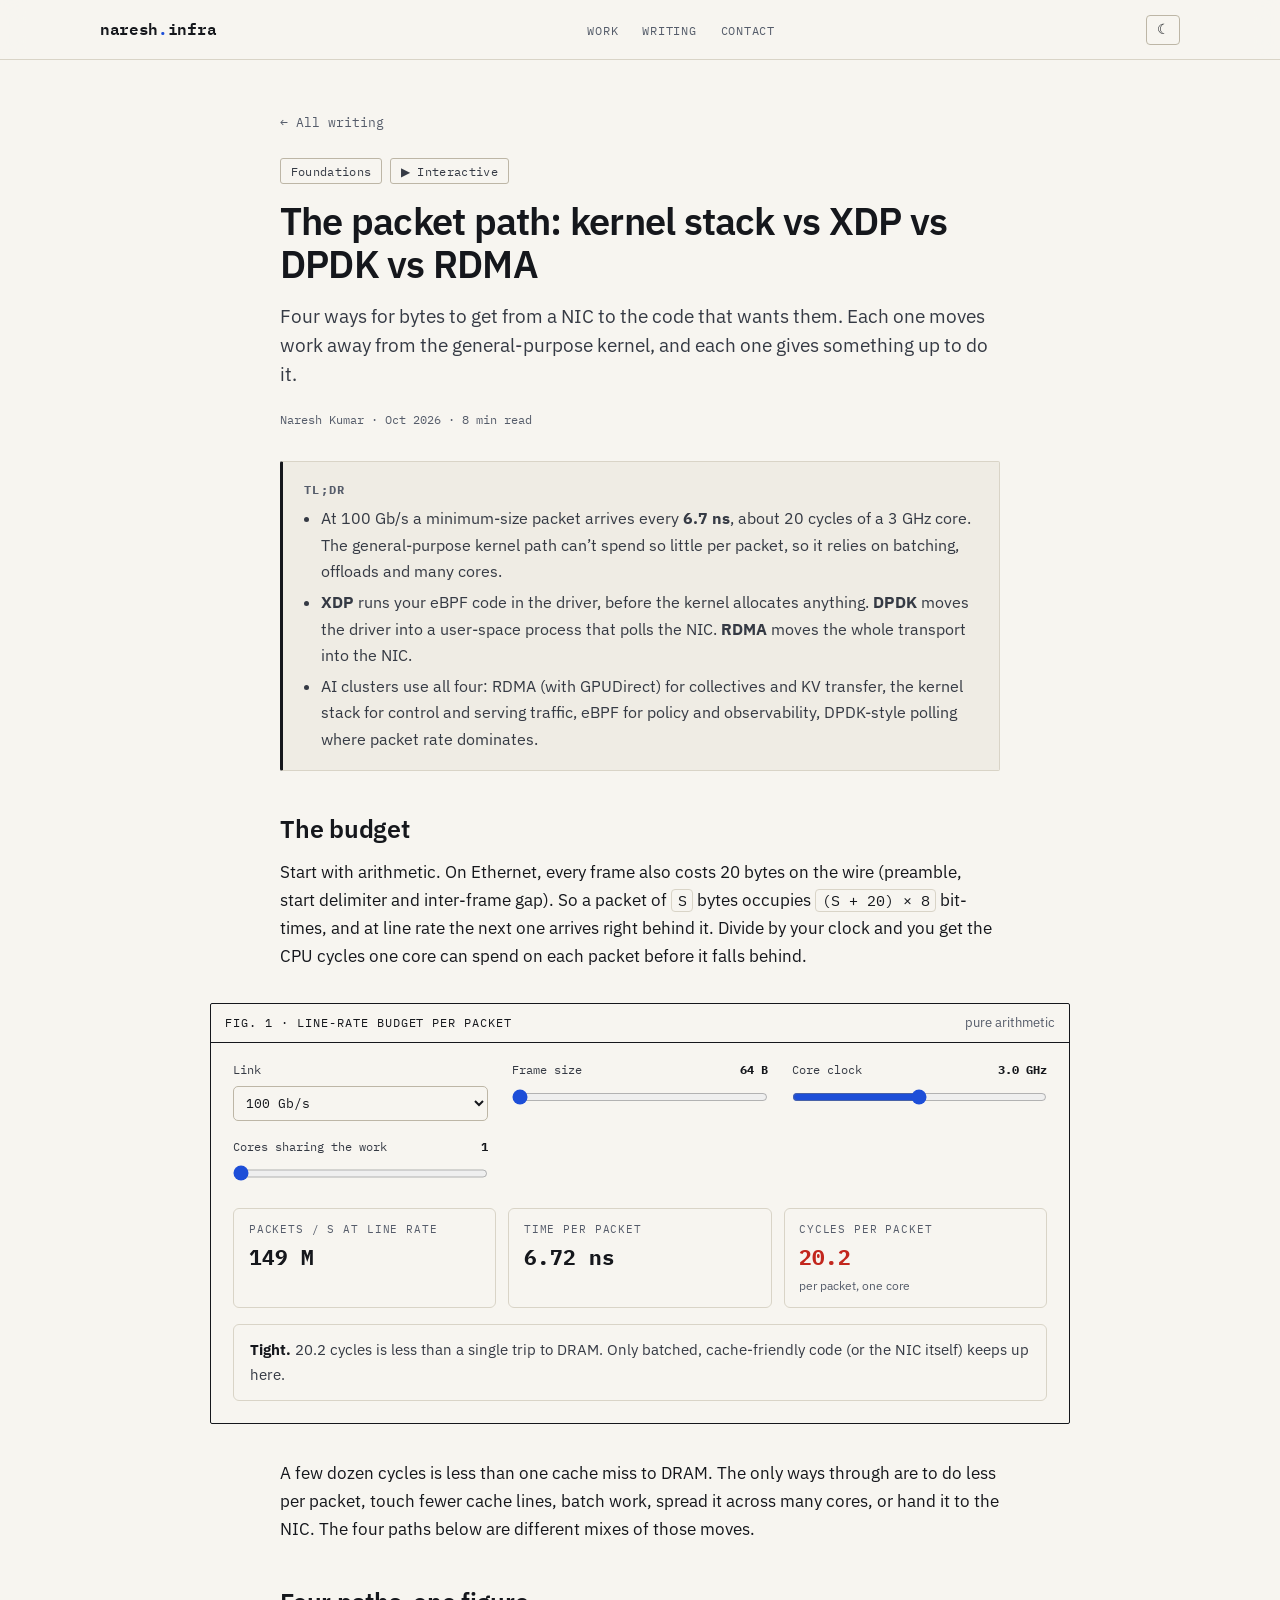
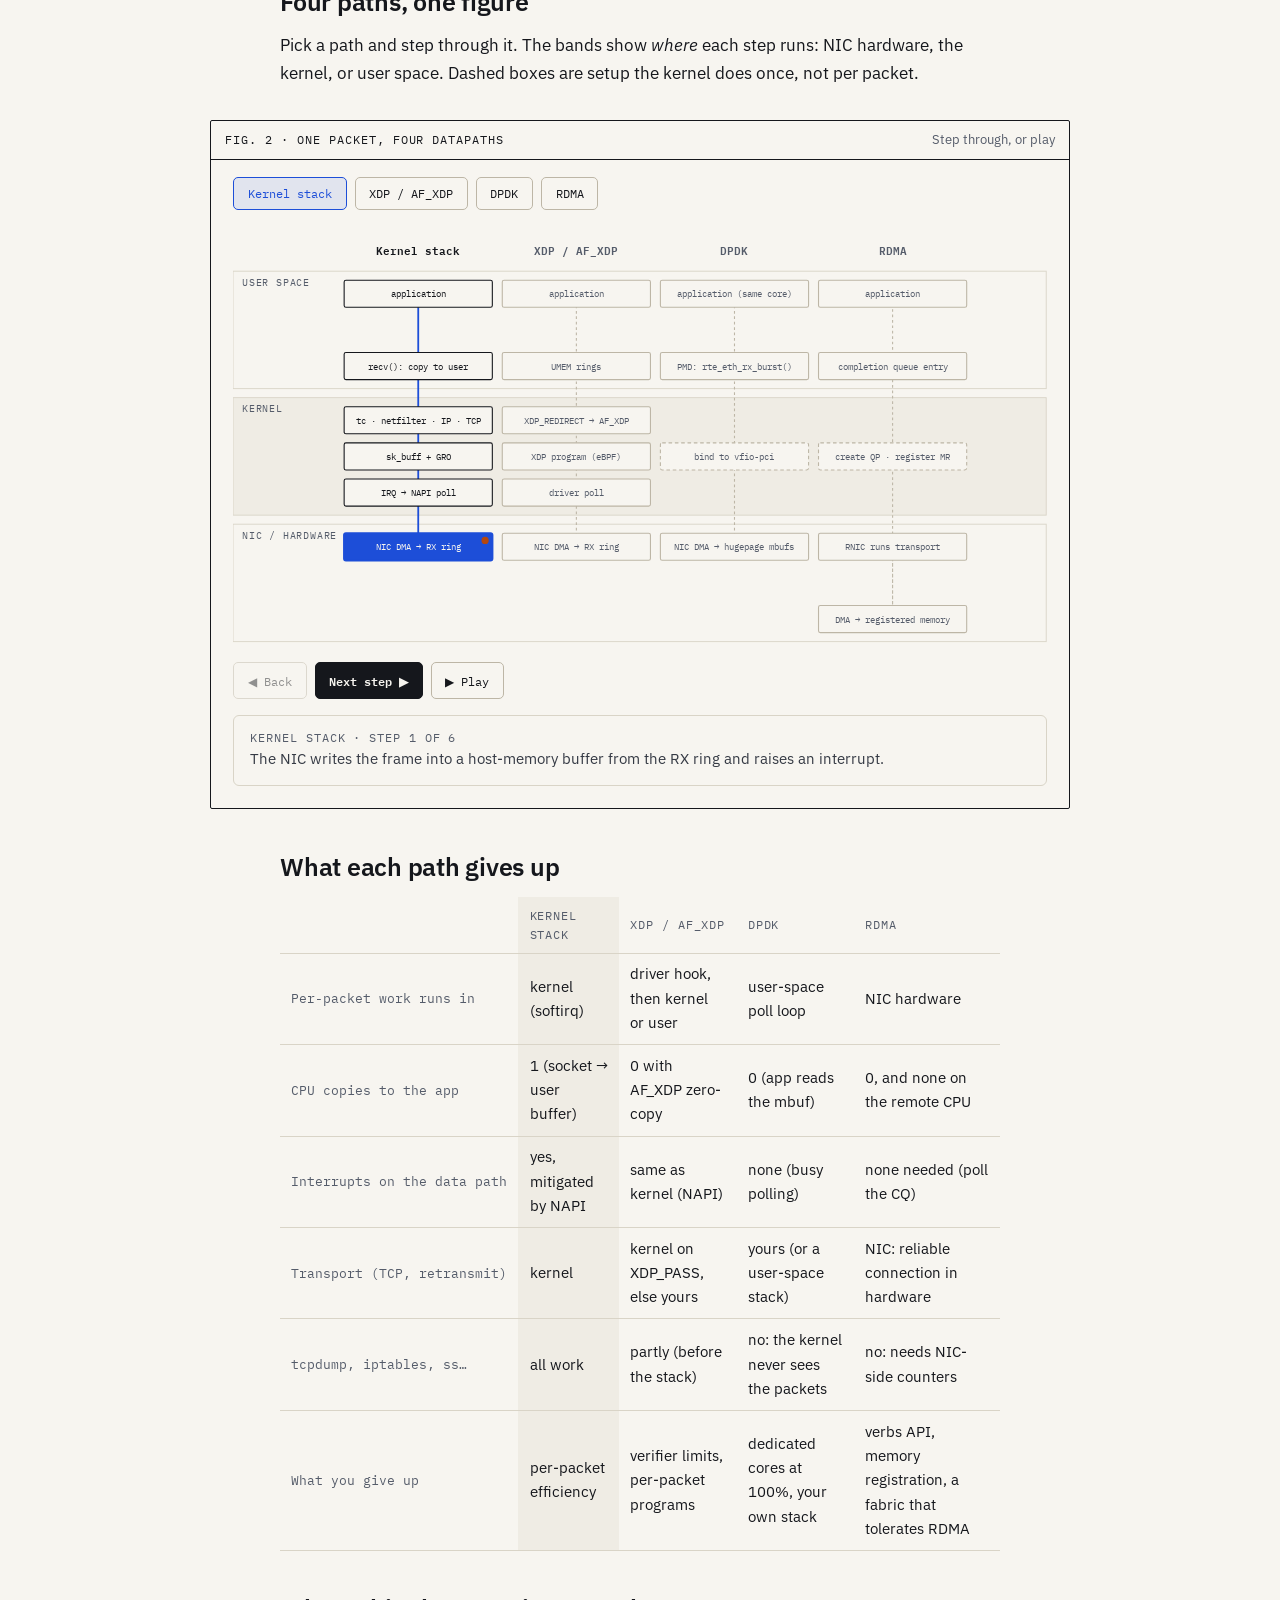
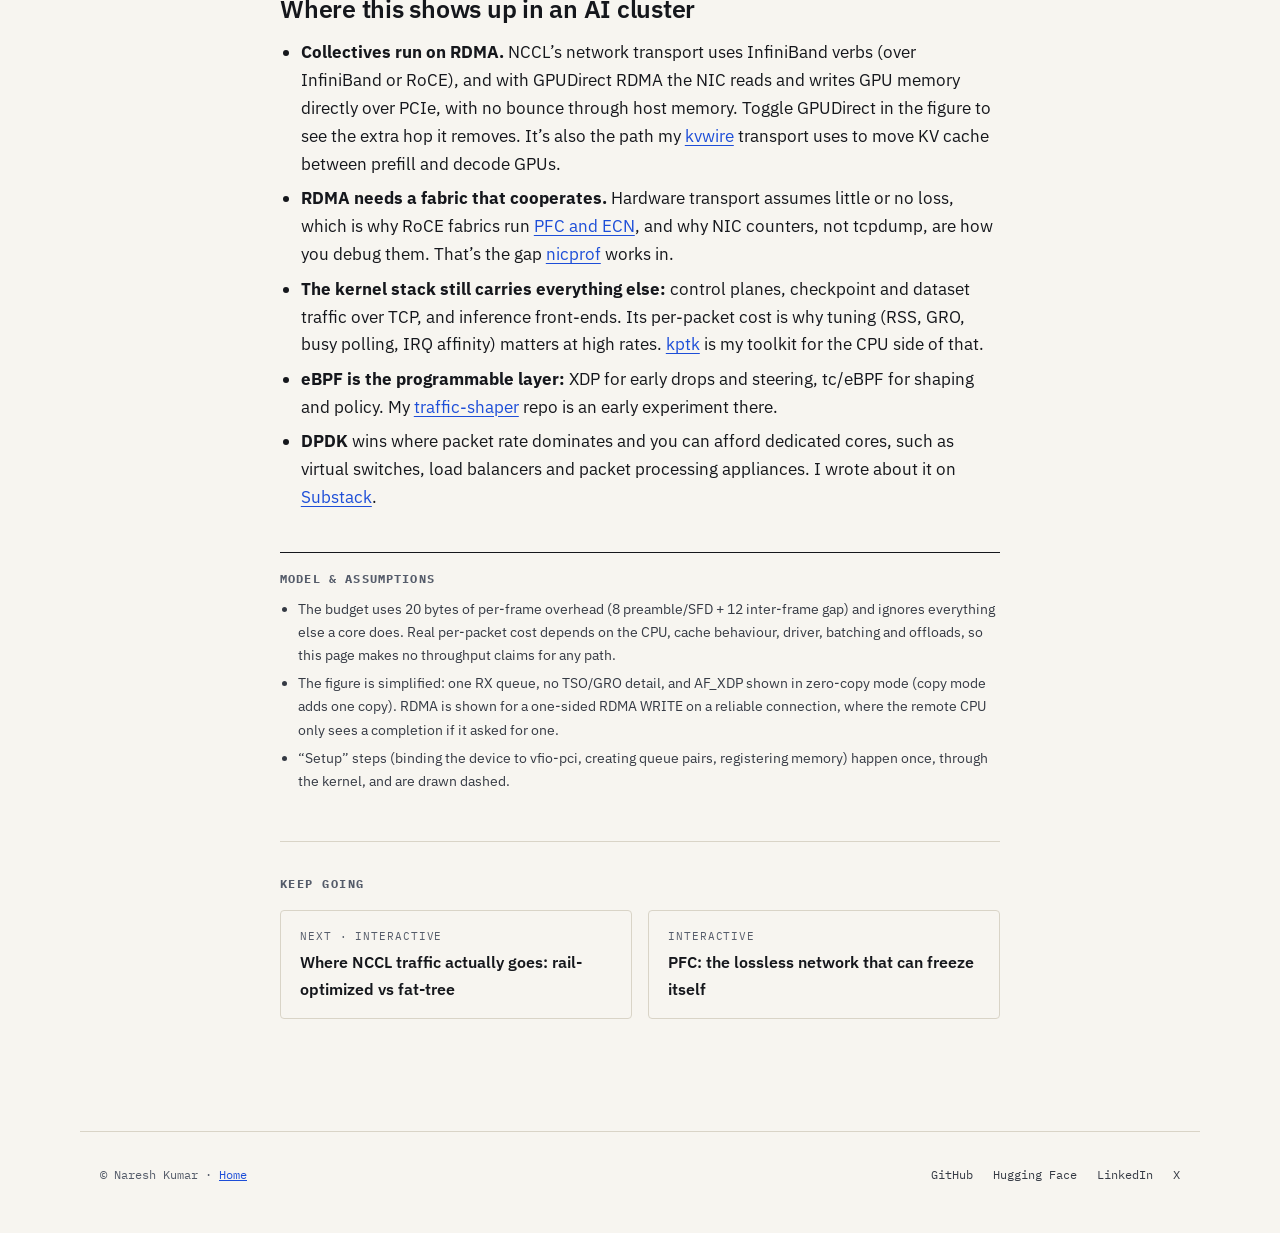
<file: posts/packet-path.html>
<!DOCTYPE html>
<html lang="en" class="no-js">
<head>
<meta charset="UTF-8">
<meta name="viewport" content="width=device-width, initial-scale=1.0">
<title>The packet path: kernel stack vs XDP vs DPDK vs RDMA — Naresh Kumar</title>
<meta name="description" content="An interactive figure tracing one packet through the Linux kernel stack, XDP, DPDK and RDMA: where each step runs, how many copies it costs, and what each path gives up. Plus a line-rate cycle-budget calculator.">
<meta name="author" content="Naresh Kumar">
<link rel="canonical" href="https://portfolio-webapp-roan.vercel.app/posts/packet-path.html">
<meta property="og:type" content="article">
<meta property="og:title" content="The packet path: kernel stack vs XDP vs DPDK vs RDMA">
<meta property="og:description" content="Step one packet through four datapaths and see who does the work, how many copies it costs, and what each path gives up.">
<meta property="og:url" content="https://portfolio-webapp-roan.vercel.app/posts/packet-path.html">
<meta property="og:image" content="https://portfolio-webapp-roan.vercel.app/og-image.png">
<meta name="twitter:card" content="summary_large_image">
<meta name="theme-color" content="#F7F5F0" media="(prefers-color-scheme: light)">
<meta name="theme-color" content="#10151D" media="(prefers-color-scheme: dark)">
<script>try { var t = localStorage.getItem('theme'); if (t === 'light' || t === 'dark') document.documentElement.dataset.theme = t; } catch (e) {}</script>
<link rel="icon" href="../favicon.ico" sizes="48x48">
<link rel="icon" href="../assets/icons/icon-192.png" type="image/png" sizes="192x192">
<link rel="apple-touch-icon" href="../assets/icons/apple-touch-icon.png">
<link rel="preconnect" href="https://fonts.googleapis.com">
<link rel="preconnect" href="https://fonts.gstatic.com" crossorigin>
<link href="https://fonts.googleapis.com/css2?family=IBM+Plex+Mono:wght@400;500;600&family=IBM+Plex+Sans:wght@400;500;600;700&display=swap" rel="stylesheet">
<link rel="stylesheet" href="../assets/css/site.css">
<link rel="stylesheet" href="../assets/css/post.css">
<style>
  .paths { display: flex; flex-wrap: wrap; gap: 0.5rem; margin-bottom: 1rem; }
  .band-label { font-size: 11px; letter-spacing: 0.08em; }
  .stage rect { stroke-width: 1.2; transition: fill 0.2s, stroke 0.2s; }
  .stage text { font-size: 10.5px; }
  .stage.setup rect { stroke-dasharray: 4 3; }
  .stage.active rect { stroke-width: 2.4; }
  .lane-title { font-size: 12px; font-weight: 600; }
  .narration { min-height: 4.2rem; }
  .narration .step-k { font-family: var(--font-mono); font-size: 0.72rem; color: var(--text-dim); text-transform: uppercase; letter-spacing: 0.08em; }
  .cmp td:first-child { font-family: var(--font-mono); font-size: 0.8rem; color: var(--text-dim); white-space: nowrap; }
  .cmp th.sel, .cmp td.sel { background: var(--paper-2); }
  .gdr { display: inline-flex; align-items: center; gap: 0.4rem; font-family: var(--font-mono); font-size: 0.78rem; color: var(--text-mid); }
  .gdr input { accent-color: var(--signal); }
</style>
<script type="application/ld+json">
{"@context":"https://schema.org","@type":"BlogPosting","headline":"The packet path: kernel stack vs XDP vs DPDK vs RDMA","author":{"@type":"Person","name":"Naresh Kumar","url":"https://portfolio-webapp-roan.vercel.app/"},"datePublished":"2026-10-05"}
</script>
</head>
<body>
<a class="skip-link" href="#main">Skip to content</a>
<nav class="nav" aria-label="Primary">
  <div class="nav-inner">
    <a class="nav-brand" href="../index.html">naresh<span>.</span>infra</a>
    <ul class="nav-links" id="nav-links">
      <li><a href="../index.html#work">Work</a></li>
      <li><a href="../index.html#writing">Writing</a></li>
      <li><a href="../index.html#contact">Contact</a></li>
    </ul>
    <div class="nav-right">
      <button class="theme-toggle" type="button" aria-label="Switch to dark theme">◐</button>
      <button class="nav-toggle" aria-expanded="false" aria-controls="nav-links">Menu</button>
    </div>
  </div>
</nav>

<main id="main" class="post">
  <a class="post-back" href="../index.html#writing">← All writing</a>
  <header class="post-head">
    <div class="chips"><span class="chip">Foundations</span><span class="chip">▶ Interactive</span></div>
    <h1>The packet path: kernel stack vs XDP vs DPDK vs RDMA</h1>
    <p class="post-dek">Four ways for bytes to get from a NIC to the code that wants them. Each one moves work away from the general-purpose kernel, and each one gives something up to do it.</p>
    <p class="post-byline">Naresh Kumar · Oct 2026 · 8 min read</p>
  </header>

  <aside class="tldr">
    <strong>TL;DR</strong>
    <ul>
      <li>At 100 Gb/s a minimum-size packet arrives every <b>6.7 ns</b>, about 20 cycles of a 3 GHz core. The general-purpose kernel path can’t spend so little per packet, so it relies on batching, offloads and many cores.</li>
      <li><b>XDP</b> runs your eBPF code in the driver, before the kernel allocates anything. <b>DPDK</b> moves the driver into a user-space process that polls the NIC. <b>RDMA</b> moves the whole transport into the NIC.</li>
      <li>AI clusters use all four: RDMA (with GPUDirect) for collectives and KV transfer, the kernel stack for control and serving traffic, eBPF for policy and observability, DPDK-style polling where packet rate dominates.</li>
    </ul>
  </aside>

  <div class="prose">
    <h2>The budget</h2>
    <p>Start with arithmetic. On Ethernet, every frame also costs 20 bytes on the wire (preamble, start delimiter and inter-frame gap). So a packet of <code>S</code> bytes occupies <code>(S + 20) × 8</code> bit-times, and at line rate the next one arrives right behind it. Divide by your clock and you get the CPU cycles one core can spend on each packet before it falls behind.</p>
  </div>

  <figure class="widget" aria-labelledby="b-title">
    <div class="widget-head"><span class="widget-title" id="b-title">Line-rate budget per packet</span><span class="widget-hint">pure arithmetic</span></div>
    <div class="controls">
      <div class="control"><label for="b-link">Link</label>
        <select id="b-link"><option value="10">10 Gb/s</option><option value="25">25 Gb/s</option><option value="100" selected>100 Gb/s</option><option value="200">200 Gb/s</option><option value="400">400 Gb/s</option></select></div>
      <div class="control"><label for="b-size">Frame size <output for="b-size"></output></label>
        <input type="range" id="b-size" min="0" max="7" step="1" value="0"></div>
      <div class="control"><label for="b-ghz">Core clock <output for="b-ghz"></output></label>
        <input type="range" id="b-ghz" min="20" max="40" step="1" value="30"></div>
      <div class="control"><label for="b-cores">Cores sharing the work <output for="b-cores"></output></label>
        <input type="range" id="b-cores" min="0" max="5" step="1" value="0"></div>
    </div>
    <div class="stats">
      <div class="stat"><div class="stat-label">Packets / s at line rate</div><div class="stat-value" id="o-pps">–</div></div>
      <div class="stat"><div class="stat-label">Time per packet</div><div class="stat-value" id="o-ns">–</div></div>
      <div class="stat"><div class="stat-label">Cycles per packet</div><div class="stat-value" id="o-cyc">–</div><div class="stat-sub" id="o-cyc-sub"></div></div>
    </div>
    <p class="callout" id="b-note"></p>
  </figure>

  <div class="prose">
    <p>A few dozen cycles is less than one cache miss to DRAM. The only ways through are to do less per packet, touch fewer cache lines, batch work, spread it across many cores, or hand it to the NIC. The four paths below are different mixes of those moves.</p>

    <h2>Four paths, one figure</h2>
    <p>Pick a path and step through it. The bands show <em>where</em> each step runs: NIC hardware, the kernel, or user space. Dashed boxes are setup the kernel does once, not per packet.</p>
  </div>

  <figure class="widget" aria-labelledby="p-title">
    <div class="widget-head"><span class="widget-title" id="p-title">One packet, four datapaths</span><span class="widget-hint">Step through, or play</span></div>
    <div class="paths" role="group" aria-label="Choose a datapath" id="path-btns"></div>
    <div class="fig-scroll" tabindex="0" aria-label="Datapath figure (scrolls sideways on small screens)"><svg id="pp" viewBox="0 0 900 470" role="img" aria-label="Datapath figure. The current step is described in the text below the figure."></svg></div>
    <div class="btn-row">
      <button class="wbtn" id="p-prev">◀ Back</button>
      <button class="wbtn primary" id="p-next">Next step ▶</button>
      <button class="wbtn" id="p-play">▶ Play</button>
      <label class="gdr" id="gdr-wrap"><input type="checkbox" id="gdr" checked> GPUDirect RDMA (DMA straight into GPU memory)</label>
    </div>
    <div class="callout narration" id="narr" aria-live="polite"></div>
  </figure>

  <div class="prose">
    <h2>What each path gives up</h2>
    <table class="cmp" id="cmp">
      <thead><tr><th></th><th data-k="kernel">Kernel stack</th><th data-k="xdp">XDP / AF_XDP</th><th data-k="dpdk">DPDK</th><th data-k="rdma">RDMA</th></tr></thead>
      <tbody>
        <tr><td>Per-packet work runs in</td><td data-k="kernel">kernel (softirq)</td><td data-k="xdp">driver hook, then kernel or user</td><td data-k="dpdk">user-space poll loop</td><td data-k="rdma">NIC hardware</td></tr>
        <tr><td>CPU copies to the app</td><td data-k="kernel">1 (socket → user buffer)</td><td data-k="xdp">0 with AF_XDP zero-copy</td><td data-k="dpdk">0 (app reads the mbuf)</td><td data-k="rdma">0, and none on the remote CPU</td></tr>
        <tr><td>Interrupts on the data path</td><td data-k="kernel">yes, mitigated by NAPI</td><td data-k="xdp">same as kernel (NAPI)</td><td data-k="dpdk">none (busy polling)</td><td data-k="rdma">none needed (poll the CQ)</td></tr>
        <tr><td>Transport (TCP, retransmit)</td><td data-k="kernel">kernel</td><td data-k="xdp">kernel on XDP_PASS, else yours</td><td data-k="dpdk">yours (or a user-space stack)</td><td data-k="rdma">NIC: reliable connection in hardware</td></tr>
        <tr><td>tcpdump, iptables, ss…</td><td data-k="kernel">all work</td><td data-k="xdp">partly (before the stack)</td><td data-k="dpdk">no: the kernel never sees the packets</td><td data-k="rdma">no: needs NIC-side counters</td></tr>
        <tr><td>What you give up</td><td data-k="kernel">per-packet efficiency</td><td data-k="xdp">verifier limits, per-packet programs</td><td data-k="dpdk">dedicated cores at 100%, your own stack</td><td data-k="rdma">verbs API, memory registration, a fabric that tolerates RDMA</td></tr>
      </tbody>
    </table>

    <h2>Where this shows up in an AI cluster</h2>
    <ul>
      <li><strong>Collectives run on RDMA.</strong> NCCL’s network transport uses InfiniBand verbs (over InfiniBand or RoCE), and with GPUDirect RDMA the NIC reads and writes GPU memory directly over PCIe, with no bounce through host memory. Toggle GPUDirect in the figure to see the extra hop it removes. It’s also the path my <a href="https://github.com/nareshns2004/disaggregated-inference-engine" target="_blank" rel="noopener">kvwire</a> transport uses to move KV cache between prefill and decode GPUs.</li>
      <li><strong>RDMA needs a fabric that cooperates.</strong> Hardware transport assumes little or no loss, which is why RoCE fabrics run <a href="pfc-deadlock.html">PFC and ECN</a>, and why NIC counters, not tcpdump, are how you debug them. That’s the gap <a href="https://github.com/nareshns2004/ai-nic-performance-profiler" target="_blank" rel="noopener">nicprof</a> works in.</li>
      <li><strong>The kernel stack still carries everything else:</strong> control planes, checkpoint and dataset traffic over TCP, and inference front-ends. Its per-packet cost is why tuning (RSS, GRO, busy polling, IRQ affinity) matters at high rates. <a href="https://github.com/nareshns2004/kernel-performance-toolkit" target="_blank" rel="noopener">kptk</a> is my toolkit for the CPU side of that.</li>
      <li><strong>eBPF is the programmable layer:</strong> XDP for early drops and steering, tc/eBPF for shaping and policy. My <a href="https://github.com/nareshns2004/kernel-level-ai-traffic-shaper" target="_blank" rel="noopener">traffic-shaper</a> repo is an early experiment there.</li>
      <li><strong>DPDK</strong> wins where packet rate dominates and you can afford dedicated cores, such as virtual switches, load balancers and packet processing appliances. I wrote about it on <a href="https://nareshns2004.substack.com/p/intels-dpdk-the-userspace-data-plane" target="_blank" rel="noopener">Substack</a>.</li>
    </ul>
  </div>

  <aside class="assumptions">
    <h2>Model &amp; assumptions</h2>
    <ul>
      <li>The budget uses 20 bytes of per-frame overhead (8 preamble/SFD + 12 inter-frame gap) and ignores everything else a core does. Real per-packet cost depends on the CPU, cache behaviour, driver, batching and offloads, so this page makes no throughput claims for any path.</li>
      <li>The figure is simplified: one RX queue, no TSO/GRO detail, and AF_XDP shown in zero-copy mode (copy mode adds one copy). RDMA is shown for a one-sided RDMA WRITE on a reliable connection, where the remote CPU only sees a completion if it asked for one.</li>
      <li>“Setup” steps (binding the device to vfio-pci, creating queue pairs, registering memory) happen once, through the kernel, and are drawn dashed.</li>
    </ul>
  </aside>

  <section class="post-end">
    <h2>Keep going</h2>
    <div class="post-end-grid">
      <a class="card" href="rail-topology.html"><div class="k">Next · interactive</div><div class="v">Where NCCL traffic actually goes: rail-optimized vs fat-tree</div></a>
      <a class="card" href="pfc-deadlock.html"><div class="k">Interactive</div><div class="v">PFC: the lossless network that can freeze itself</div></a>
    </div>
  </section>
</main>

<footer class="footer">
  <span>© Naresh Kumar · <a href="../index.html">Home</a></span>
  <div class="footer-links">
    <a href="https://github.com/nareshns2004" target="_blank" rel="noopener">GitHub</a>
    <a href="https://huggingface.co/nareshns2004" target="_blank" rel="noopener">Hugging Face</a>
    <a href="https://www.linkedin.com/in/nareshns2004/" target="_blank" rel="noopener">LinkedIn</a>
    <a href="https://x.com/naresh_swe24" target="_blank" rel="noopener">X</a>
  </div>
</footer>

<script src="../assets/js/site.js"></script>
<script src="../assets/js/post.js"></script>
<script>
/* ── Budget calculator ── */
(function () {
  const SIZES = [64, 128, 256, 512, 1024, 1500, 4096, 9000];
  const CORES = [1, 2, 4, 8, 16, 32];
  function update() {
    const gbps = +P.$('#b-link').value, S = SIZES[+P.$('#b-size').value];
    const ghz = +P.$('#b-ghz').value / 10, cores = CORES[+P.$('#b-cores').value];
    const sec = (S + 20) * 8 / (gbps * 1e9);
    const cyc = sec * ghz * 1e9 * cores;
    P.$('#o-pps').textContent = `${(1 / sec / 1e6).toFixed(1 / sec >= 1e8 ? 0 : 1)} M`;
    P.$('#o-ns').textContent = sec < 1e-6 ? `${(sec * 1e9).toFixed(2)} ns` : `${(sec * 1e6).toFixed(2)} µs`;
    const c = P.$('#o-cyc');
    c.textContent = P.num(cyc, cyc < 100 ? 1 : 0);
    c.className = 'stat-value ' + (cyc < 100 ? 'bad' : cyc < 1000 ? 'warn' : 'good');
    P.$('#o-cyc-sub').textContent = cores > 1 ? `per packet, spread over ${cores} cores` : 'per packet, one core';
    P.$('#b-note').innerHTML = cyc < 100
      ? `<b>Tight.</b> ${P.num(cyc, 1)} cycles is less than a single trip to DRAM. Only batched, cache-friendly code (or the NIC itself) keeps up here.`
      : cyc < 1000
        ? `<b>Workable with care.</b> Hundreds of cycles leaves room for a lean datapath, not for per-packet allocations and deep call chains.`
        : `<b>Comfortable for a lean path.</b> Large frames buy time. This is why jumbo frames and segmentation offloads matter as much as datapath choice.`;
  }
  P.bind('b-size', v => `${SIZES[v]} B`, update);
  P.bind('b-ghz', v => `${(v / 10).toFixed(1)} GHz`, update);
  P.bind('b-cores', v => CORES[v], update);
  P.$('#b-link').addEventListener('input', update);
  update();
})();

/* ── Datapath figure ── */
(function () {
  const BANDS = { user: [50, 180], kernel: [190, 320], hw: [330, 460] };
  const BAND_LABEL = { user: 'USER SPACE', kernel: 'KERNEL', hw: 'NIC / HARDWARE' };
  const LANES = ['kernel', 'xdp', 'dpdk', 'rdma'];
  const LANE_NAME = { kernel: 'Kernel stack', xdp: 'XDP / AF_XDP', dpdk: 'DPDK', rdma: 'RDMA' };
  const LX = { kernel: 205, xdp: 380, dpdk: 555, rdma: 730 };

  // [label, band, y-slot within band (0..2), narration, setup?]
  const PATHS = {
    kernel: [
      ['NIC DMA → RX ring', 'hw', 0, 'The NIC writes the frame into a host-memory buffer from the RX ring and raises an interrupt.'],
      ['IRQ → NAPI poll', 'kernel', 2, 'The interrupt schedules NAPI; the driver then polls the ring in softirq context, which batches work under load.'],
      ['sk_buff + GRO', 'kernel', 1, 'The kernel allocates an sk_buff (packet metadata) and may coalesce segments with GRO.'],
      ['tc · netfilter · IP · TCP', 'kernel', 0, 'Classification, firewalling, routing and the transport protocol: the general-purpose features you get for free.'],
      ['recv(): copy to user', 'user', 2, 'The app calls recv(); the payload is copied from the socket buffer into the app’s buffer. One CPU copy, one syscall (or one per batch).'],
      ['application', 'user', 0, 'The app finally has the bytes, after the most steps of any path but with every kernel tool still working.'],
    ],
    xdp: [
      ['NIC DMA → RX ring', 'hw', 0, 'Same start: the NIC DMAs the frame into the RX ring.'],
      ['driver poll', 'kernel', 2, 'The driver’s NAPI poll picks the frame up, before any sk_buff is allocated.'],
      ['XDP program (eBPF)', 'kernel', 1, 'Your verified eBPF program runs on the raw frame and returns a verdict: DROP, TX (bounce back out), PASS (continue into the normal stack) or REDIRECT.'],
      ['XDP_REDIRECT → AF_XDP', 'kernel', 0, 'REDIRECT can hand the frame to an AF_XDP socket. In zero-copy mode the frame already sits in UMEM, memory shared with the app.'],
      ['UMEM rings', 'user', 2, 'The app reads descriptors from shared rings, with no copy and no per-packet syscall (only occasional wakeups).'],
      ['application', 'user', 0, 'Kernel-adjacent speed while keeping the kernel driver, and PASS keeps the normal stack available for everything else.'],
    ],
    dpdk: [
      ['bind to vfio-pci', 'kernel', 1, 'Setup, once: the NIC is unbound from its kernel driver and handed to user space via vfio-pci. From here the kernel sees no packets.', true],
      ['NIC DMA → hugepage mbufs', 'hw', 0, 'The NIC DMAs frames straight into mbufs in hugepage memory owned by the DPDK process.'],
      ['PMD: rte_eth_rx_burst()', 'user', 2, 'A poll-mode driver on a dedicated core spins on the RX ring and pulls packets in bursts. No interrupts, no syscalls, 100% core usage even when idle.'],
      ['application (same core)', 'user', 0, 'The app processes the burst on the same core and cache. You now own everything the kernel used to do: ARP, IP, TCP if you need it, and observability.'],
    ],
    rdma: [
      ['create QP · register MR', 'kernel', 1, 'Setup, once: the app creates queue pairs and registers (pins) the memory the NIC may access, through the kernel’s RDMA subsystem.', true],
      ['RNIC runs transport', 'hw', 0, 'The RDMA NIC runs the reliable transport itself: sequencing, acks and retransmission. No host CPU touches the bytes.'],
      ['DMA → registered memory', 'hw', 2, 'The NIC writes the payload directly into the registered buffer (for an RDMA WRITE, without involving the remote application at all).'],
      ['completion queue entry', 'user', 2, 'The NIC posts a completion. The app polls the CQ in user space (kernel bypass), or asks for an event if it would rather sleep.'],
      ['application', 'user', 0, 'Zero copies and no kernel on the data path. The price is the verbs programming model, pinned memory and a fabric tuned for RDMA.'],
    ],
  };
  const GDR_OFF = [
    ['RNIC runs transport', 'hw', 0, 'Without GPUDirect, the NIC still runs the transport in hardware…'],
    ['DMA → pinned host memory', 'hw', 2, '…but it can only DMA into pinned host memory.'],
    ['cudaMemcpy host → GPU', 'kernel', 0, 'A second transfer moves the data over PCIe again into GPU memory: an extra hop, extra latency and extra PCIe and host-memory traffic. (It’s issued from user space; it’s drawn here as the hop it adds.)'],
  ];

  let lane = 'kernel', step = 0, timer = null;
  const svgEl = P.$('#pp');
  const gdr = P.$('#gdr');

  function stages(k) {
    if (k !== 'rdma' || gdr.checked) return PATHS[k];
    const p = PATHS.rdma;
    return [p[0], ...GDR_OFF, p[3], p[4]];
  }

  function stagePos(k, s) {
    const [y0, y1] = BANDS[s[1]];
    const slot = s[2], h = 30, gap = (y1 - y0 - 3 * h) / 4;
    return { x: LX[k] - 82, y: y0 + gap + slot * (h + gap), w: 164, h };
  }

  function draw() {
    svgEl.innerHTML = '';
    // bands
    for (const [b, [y0, y1]] of Object.entries(BANDS)) {
      P.svg('rect', { x: 0, y: y0, width: 900, height: y1 - y0, fill: b === 'kernel' ? 'var(--paper-2)' : 'var(--paper)', stroke: 'var(--rule)' }, svgEl);
      P.svg('text', { x: 10, y: y0 + 16, class: 'band-label', fill: 'var(--graphite)' }, svgEl).textContent = BAND_LABEL[b];
    }
    // lanes
    for (const k of LANES) {
      const on = k === lane;
      P.svg('text', { x: LX[k], y: 32, 'text-anchor': 'middle', class: 'lane-title', fill: on ? 'var(--ink)' : 'var(--graphite)' }, svgEl).textContent = LANE_NAME[k];
      const st = stages(k);
      // path line through per-packet stages
      const pts = st.filter(s => !s[4]).map(s => { const p = stagePos(k, s); return [p.x + p.w / 2, p.y + p.h / 2]; });
      if (pts.length > 1) P.svg('polyline', { points: pts.map(p => p.join(',')).join(' '), fill: 'none', stroke: on ? 'var(--signal)' : 'var(--rule-strong)', 'stroke-width': on ? 2 : 1.2, 'stroke-dasharray': on ? 'none' : '3 3' }, svgEl);
      st.forEach((s, i) => {
        const p = stagePos(k, s);
        const active = on && i === step, done = on && i < step;
        const g = P.svg('g', { class: 'stage' + (s[4] ? ' setup' : '') + (active ? ' active' : '') }, svgEl);
        P.svg('rect', { x: p.x, y: p.y, width: p.w, height: p.h, rx: 2,
          fill: active ? 'var(--signal)' : done ? 'color-mix(in srgb, var(--signal) 14%, var(--paper))' : 'var(--paper)',
          stroke: on ? (active ? 'var(--signal)' : 'var(--ink)') : 'var(--rule-strong)' }, g);
        P.svg('text', { x: p.x + p.w / 2, y: p.y + p.h / 2 + 4, 'text-anchor': 'middle',
          fill: active ? 'var(--on-ink)' : on ? 'var(--ink)' : 'var(--graphite)' }, g).textContent = s[0];
      });
    }
    // packet marker on the active stage
    const st = stages(lane), s = st[step];
    if (s && !s[4]) {
      const p = stagePos(lane, s);
      P.svg('circle', { cx: p.x + p.w - 8, cy: p.y + 8, r: 4, fill: 'var(--copper)' }, svgEl);
    }
    narrate();
  }

  function narrate() {
    const st = stages(lane), s = st[step];
    P.$('#narr').innerHTML = `<div class="step-k">${LANE_NAME[lane]} · step ${step + 1} of ${st.length}${s[4] ? ' · one-time setup' : ''}</div>${s[3]}`;
    P.$('#p-prev').disabled = step === 0;
    P.$('#p-next').disabled = step === st.length - 1;
    P.$$('#cmp [data-k]').forEach(c => c.classList.toggle('sel', c.dataset.k === lane));
    P.$('#gdr-wrap').style.visibility = lane === 'rdma' ? 'visible' : 'hidden';
  }

  function choose(k) {
    lane = k; step = 0; stop();
    P.$$('#path-btns .wbtn').forEach(b => b.setAttribute('aria-pressed', String(b.dataset.k === k)));
    draw();
  }
  function stop() { clearInterval(timer); timer = null; P.$('#p-play').textContent = '▶ Play'; }

  P.$('#path-btns').innerHTML = LANES.map(k => `<button class="wbtn" data-k="${k}" aria-pressed="false">${LANE_NAME[k]}</button>`).join('');
  P.$('#path-btns').addEventListener('click', e => { const k = e.target.closest('button')?.dataset.k; if (k) choose(k); });
  P.$('#p-next').addEventListener('click', () => { stop(); step = Math.min(step + 1, stages(lane).length - 1); draw(); });
  P.$('#p-prev').addEventListener('click', () => { stop(); step = Math.max(step - 1, 0); draw(); });
  P.$('#p-play').addEventListener('click', () => {
    if (timer) return stop();
    if (step === stages(lane).length - 1) step = 0;
    P.$('#p-play').textContent = '❚❚ Pause';
    draw();
    timer = setInterval(() => {
      if (step >= stages(lane).length - 1) return stop();
      step++; draw();
    }, P.reduced() ? 2600 : 1700);
  });
  gdr.addEventListener('change', () => { step = Math.min(step, stages(lane).length - 1); draw(); });
  document.addEventListener('themechange', draw);
  choose('kernel');
})();
</script>
</body>
</html>
</file>
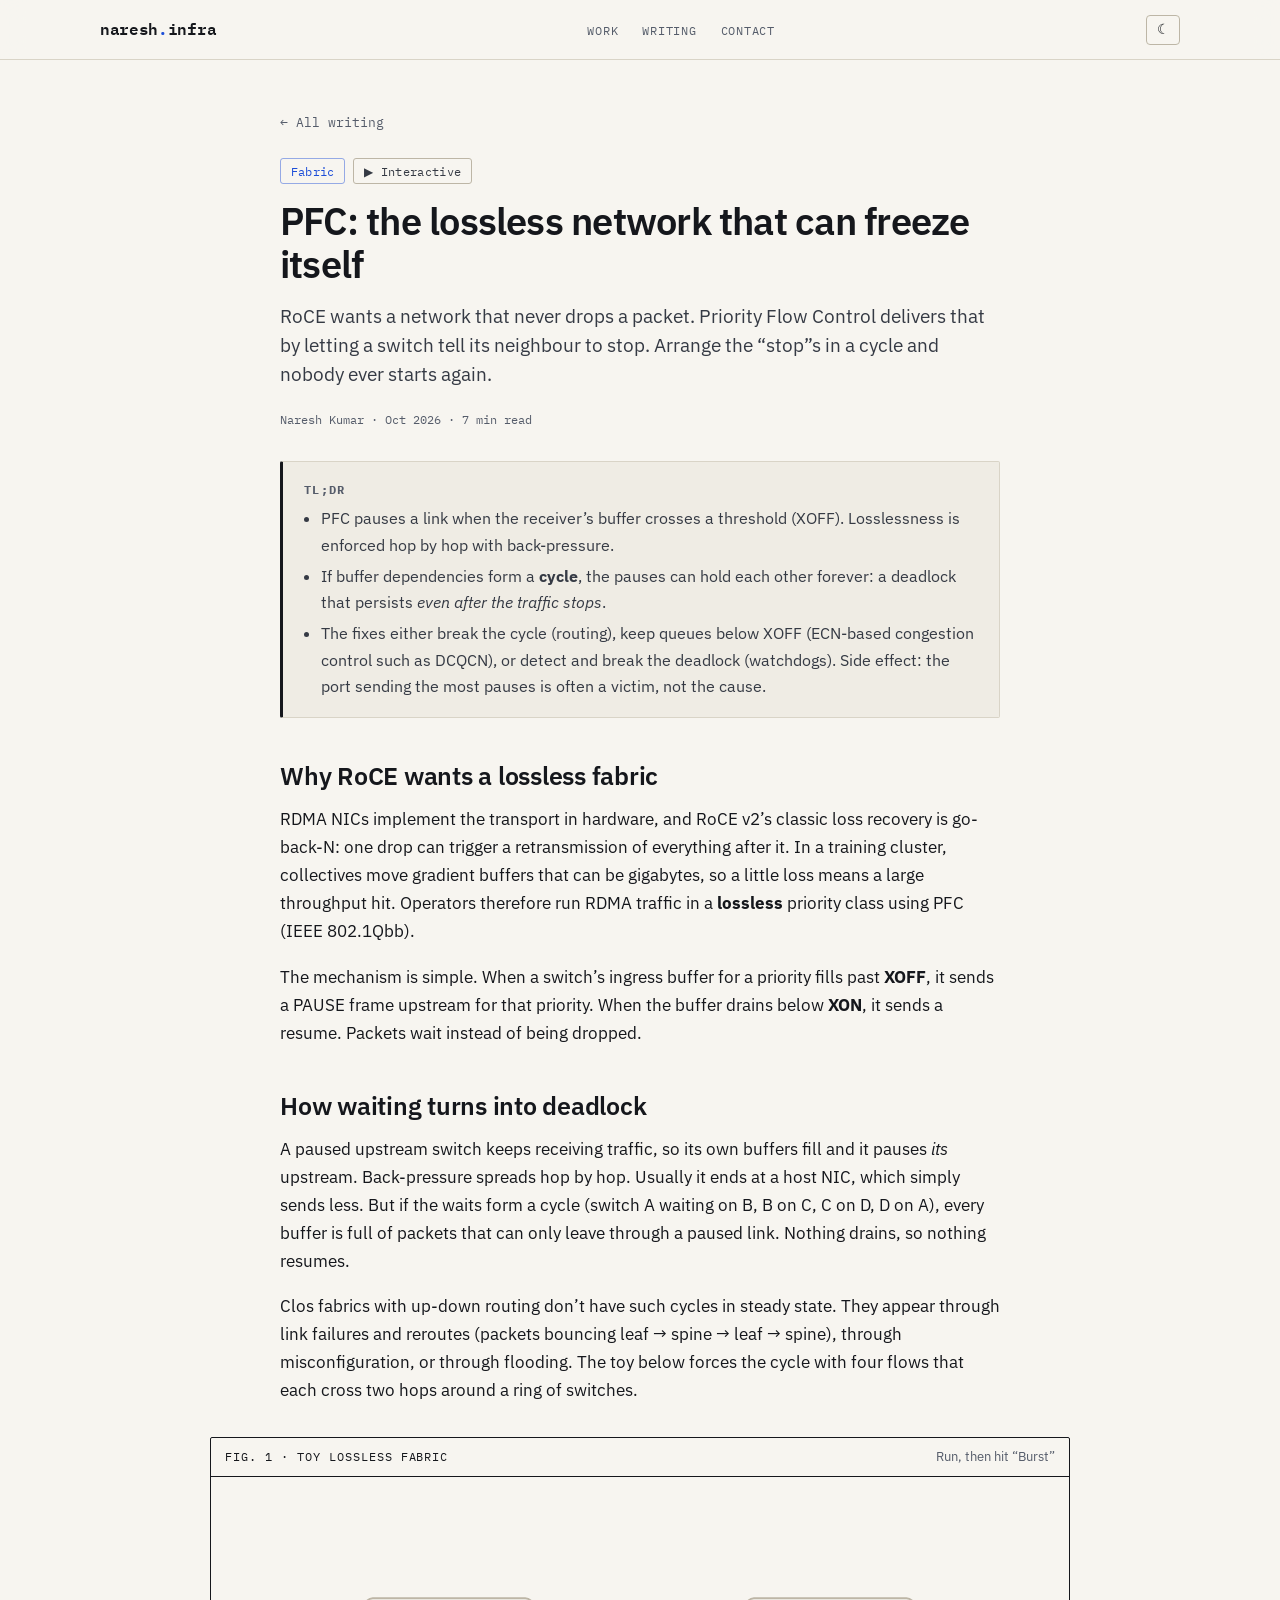
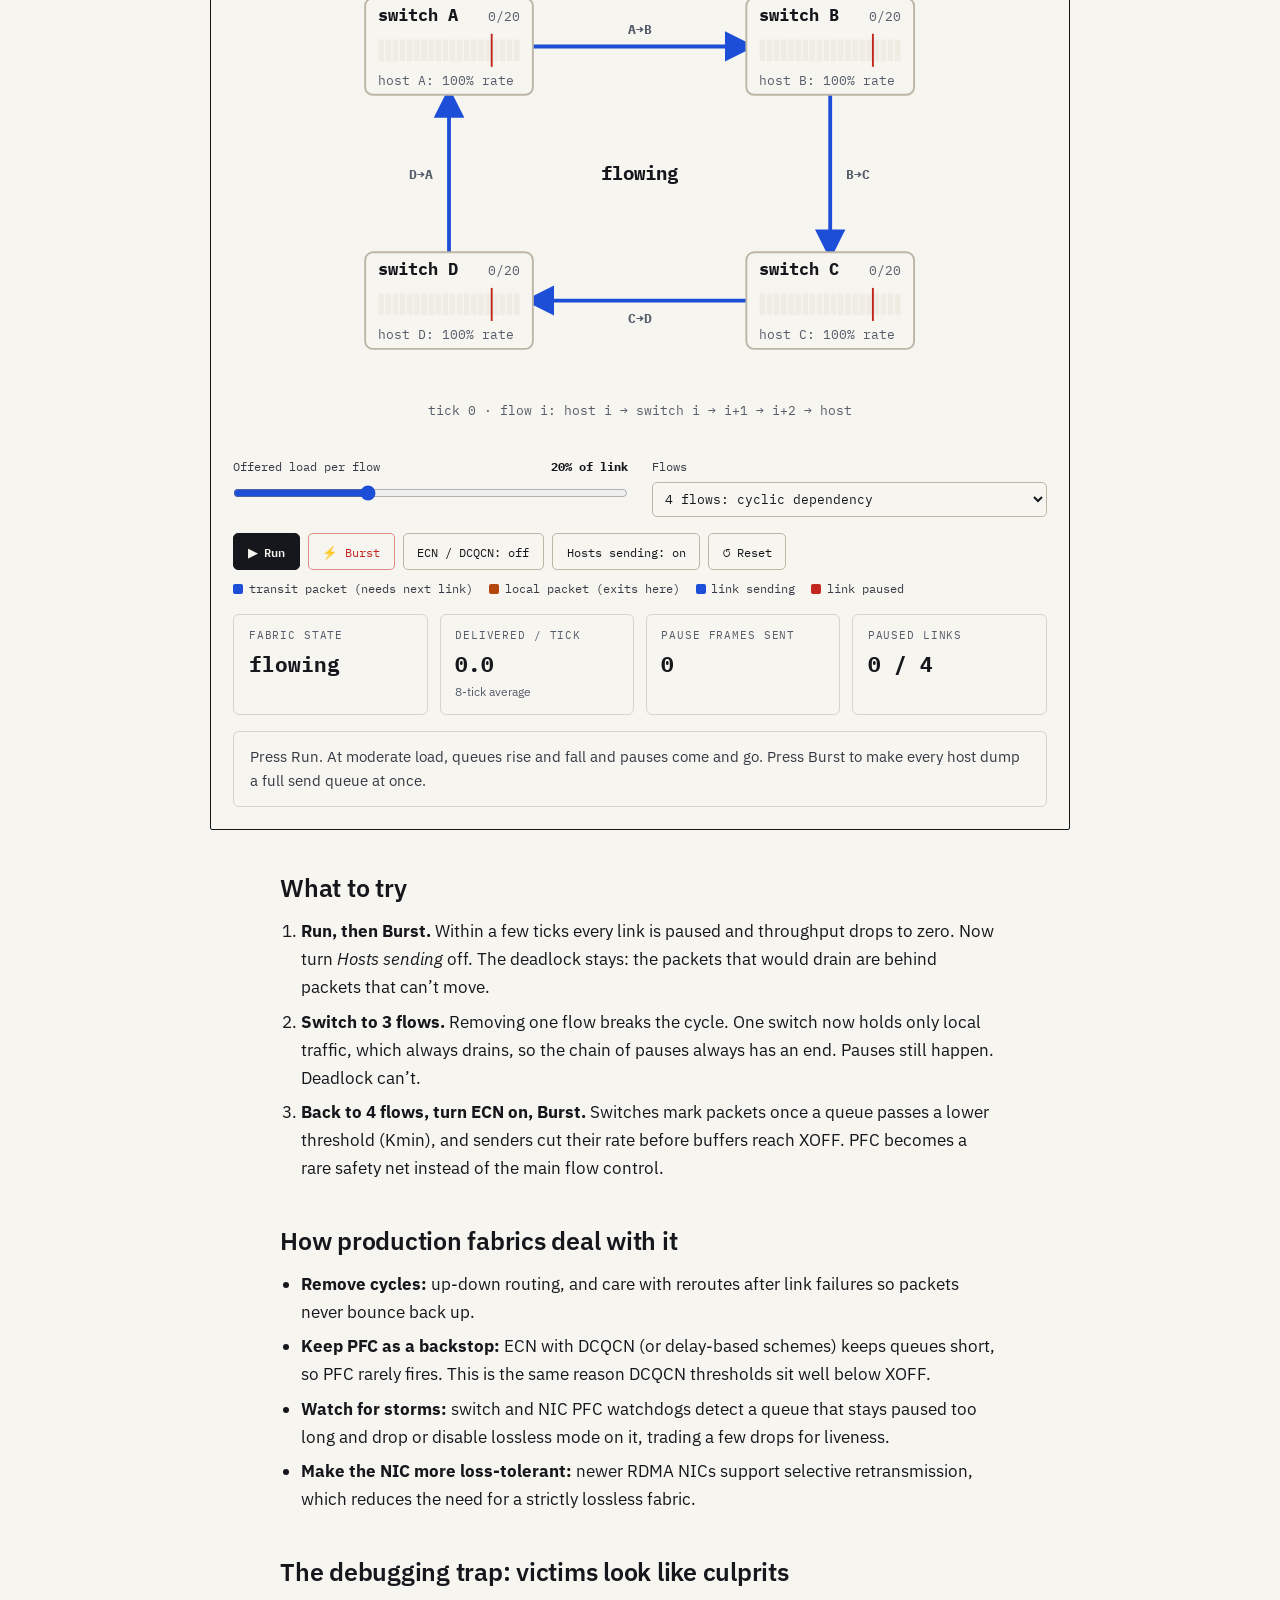
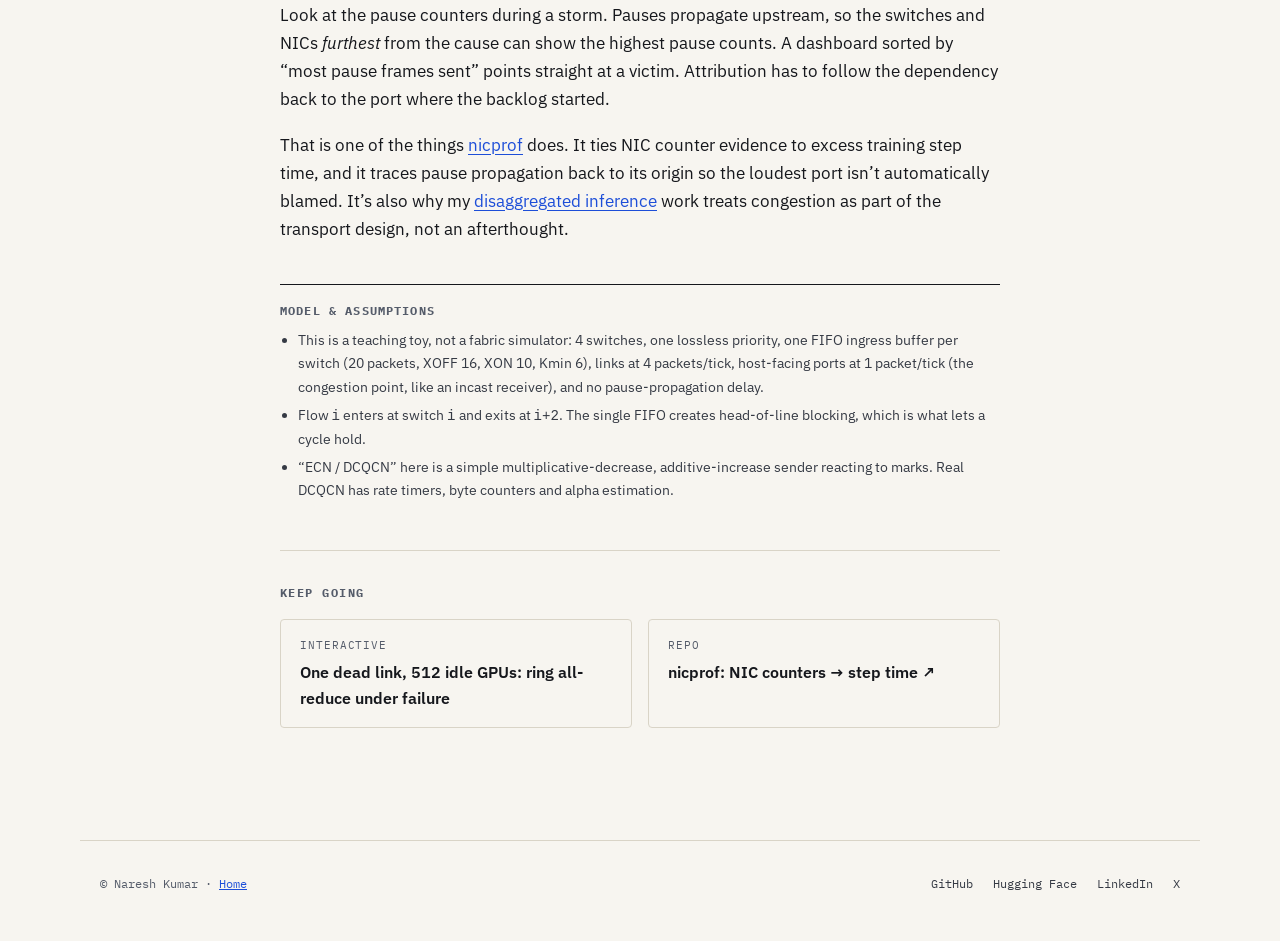
<file: posts/pfc-deadlock.html>
<!DOCTYPE html>
<html lang="en" class="no-js">
<head>
<meta charset="UTF-8">
<meta name="viewport" content="width=device-width, initial-scale=1.0">
<title>PFC: the lossless network that can freeze itself — Naresh Kumar</title>
<meta name="description" content="An interactive toy RoCE fabric: watch Priority Flow Control pause frames form a cyclic buffer dependency and deadlock, then see how breaking the cycle or ECN-based congestion control prevents it.">
<meta name="author" content="Naresh Kumar">
<link rel="canonical" href="https://portfolio-webapp-roan.vercel.app/posts/pfc-deadlock.html">
<meta property="og:type" content="article">
<meta property="og:title" content="PFC: the lossless network that can freeze itself">
<meta property="og:description" content="Step a toy RoCE fabric into a pause-frame deadlock, then turn on ECN and watch it stay up.">
<meta property="og:url" content="https://portfolio-webapp-roan.vercel.app/posts/pfc-deadlock.html">
<meta property="og:image" content="https://portfolio-webapp-roan.vercel.app/og-image.png">
<meta name="twitter:card" content="summary_large_image">
<meta name="theme-color" content="#F7F5F0" media="(prefers-color-scheme: light)">
<meta name="theme-color" content="#10151D" media="(prefers-color-scheme: dark)">
<script>try { var t = localStorage.getItem('theme'); if (t === 'light' || t === 'dark') document.documentElement.dataset.theme = t; } catch (e) {}</script>
<link rel="icon" href="../favicon.ico" sizes="48x48">
<link rel="icon" href="../assets/icons/icon-192.png" type="image/png" sizes="192x192">
<link rel="apple-touch-icon" href="../assets/icons/apple-touch-icon.png">
<link rel="preconnect" href="https://fonts.googleapis.com">
<link rel="preconnect" href="https://fonts.gstatic.com" crossorigin>
<link href="https://fonts.googleapis.com/css2?family=IBM+Plex+Mono:wght@400;500;600&family=IBM+Plex+Sans:wght@400;500;600;700&display=swap" rel="stylesheet">
<link rel="stylesheet" href="../assets/css/site.css">
<link rel="stylesheet" href="../assets/css/post.css">
<style>
  .sw rect.box { fill: var(--bg); stroke: var(--border-bright); stroke-width: 1.5; }
  .sw.dl rect.box { stroke: var(--bad); }
  .sw text.name { fill: var(--text); font-size: 13px; font-weight: 700; }
  .sw text.q { fill: var(--text-dim); font-size: 10px; }
  .cell { stroke: var(--paper); stroke-width: 1; }
  .cell.empty { fill: var(--bg3); }
  .cell.transit { fill: var(--accent); }
  .cell.local { fill: var(--accent2); }
  .thr { stroke-width: 1.5; }
  .thr.xoff { stroke: var(--bad); } .thr.kmin { stroke: var(--warn); stroke-dasharray: 2 2; }
  .lnk { stroke-width: 3; fill: none; }
  .lnk.ok { stroke: var(--signal); } .lnk.paused { stroke: var(--bad); stroke-dasharray: 7 5; } .lnk.off { stroke: var(--border-bright); }
  .lnk-label { font-size: 10px; font-weight: 700; text-anchor: middle; }
  .host { fill: var(--text-dim); font-size: 10px; text-anchor: middle; }
  .banner { font-size: 15px; font-weight: 700; text-anchor: middle; }
</style>
<script type="application/ld+json">
{"@context":"https://schema.org","@type":"BlogPosting","headline":"PFC: the lossless network that can freeze itself","author":{"@type":"Person","name":"Naresh Kumar","url":"https://portfolio-webapp-roan.vercel.app/"},"datePublished":"2026-10-03"}
</script>
</head>
<body>
<a class="skip-link" href="#main">Skip to content</a>
<nav class="nav" aria-label="Primary">
  <div class="nav-inner">
    <a class="nav-brand" href="../index.html">naresh<span>.</span>infra</a>
    <ul class="nav-links" id="nav-links">
      <li><a href="../index.html#work">Work</a></li>
      <li><a href="../index.html#writing">Writing</a></li>
      <li><a href="../index.html#contact">Contact</a></li>
    </ul>
    <div class="nav-right">
      <button class="theme-toggle" type="button" aria-label="Switch to dark theme">◐</button>
      <button class="nav-toggle" aria-expanded="false" aria-controls="nav-links">Menu</button>
    </div>
  </div>
</nav>

<main id="main" class="post">
  <a class="post-back" href="../index.html#writing">← All writing</a>
  <header class="post-head">
    <div class="chips"><span class="chip chip-accent">Fabric</span><span class="chip">▶ Interactive</span></div>
    <h1>PFC: the lossless network that can freeze itself</h1>
    <p class="post-dek">RoCE wants a network that never drops a packet. Priority Flow Control delivers that by letting a switch tell its neighbour to stop. Arrange the “stop”s in a cycle and nobody ever starts again.</p>
    <p class="post-byline">Naresh Kumar · Oct 2026 · 7 min read</p>
  </header>

  <aside class="tldr">
    <strong>TL;DR</strong>
    <ul>
      <li>PFC pauses a link when the receiver’s buffer crosses a threshold (XOFF). Losslessness is enforced hop by hop with back-pressure.</li>
      <li>If buffer dependencies form a <b>cycle</b>, the pauses can hold each other forever: a deadlock that persists <em>even after the traffic stops</em>.</li>
      <li>The fixes either break the cycle (routing), keep queues below XOFF (ECN-based congestion control such as DCQCN), or detect and break the deadlock (watchdogs). Side effect: the port sending the most pauses is often a victim, not the cause.</li>
    </ul>
  </aside>

  <div class="prose">
    <h2>Why RoCE wants a lossless fabric</h2>
    <p>RDMA NICs implement the transport in hardware, and RoCE v2’s classic loss recovery is go-back-N: one drop can trigger a retransmission of everything after it. In a training cluster, collectives move gradient buffers that can be gigabytes, so a little loss means a large throughput hit. Operators therefore run RDMA traffic in a <strong>lossless</strong> priority class using PFC (IEEE 802.1Qbb).</p>
    <p>The mechanism is simple. When a switch’s ingress buffer for a priority fills past <strong>XOFF</strong>, it sends a PAUSE frame upstream for that priority. When the buffer drains below <strong>XON</strong>, it sends a resume. Packets wait instead of being dropped.</p>

    <h2>How waiting turns into deadlock</h2>
    <p>A paused upstream switch keeps receiving traffic, so its own buffers fill and it pauses <em>its</em> upstream. Back-pressure spreads hop by hop. Usually it ends at a host NIC, which simply sends less. But if the waits form a cycle (switch A waiting on B, B on C, C on D, D on A), every buffer is full of packets that can only leave through a paused link. Nothing drains, so nothing resumes.</p>
    <p>Clos fabrics with up-down routing don’t have such cycles in steady state. They appear through link failures and reroutes (packets bouncing leaf → spine → leaf → spine), through misconfiguration, or through flooding. The toy below forces the cycle with four flows that each cross two hops around a ring of switches.</p>
  </div>

  <figure class="widget" aria-labelledby="sim-title">
    <div class="widget-head">
      <span class="widget-title" id="sim-title">Toy lossless fabric</span>
      <span class="widget-hint">Run, then hit “Burst”</span>
    </div>
    <svg id="fab" viewBox="0 0 640 430" role="img" aria-label="Four switches in a ring with per-switch ingress buffers and link pause state. Status is summarized below."></svg>
    <div class="controls">
      <div class="control"><label for="load">Offered load per flow <output for="load"></output></label><input type="range" id="load" min="5" max="50" step="5" value="20"></div>
      <div class="control"><label for="flows">Flows</label>
        <select id="flows"><option value="4" selected>4 flows: cyclic dependency</option><option value="3">3 flows: cycle broken</option></select></div>
    </div>
    <div class="btn-row">
      <button class="wbtn primary" id="b-run">▶ Run</button>
      <button class="wbtn danger" id="b-burst">⚡ Burst</button>
      <button class="wbtn" id="b-ecn" aria-pressed="false">ECN / DCQCN: off</button>
      <button class="wbtn" id="b-stop" aria-pressed="false">Hosts sending: on</button>
      <button class="wbtn" id="b-reset">↺ Reset</button>
    </div>
    <div class="legend">
      <span><i style="background:var(--accent)"></i>transit packet (needs next link)</span>
      <span><i style="background:var(--accent2)"></i>local packet (exits here)</span>
      <span><i style="background:var(--signal)"></i>link sending</span>
      <span><i style="background:var(--bad)"></i>link paused</span>
    </div>
    <div class="stats">
      <div class="stat"><div class="stat-label">Fabric state</div><div class="stat-value" id="o-state">–</div></div>
      <div class="stat"><div class="stat-label">Delivered / tick</div><div class="stat-value" id="o-tput">–</div><div class="stat-sub">8-tick average</div></div>
      <div class="stat"><div class="stat-label">PAUSE frames sent</div><div class="stat-value" id="o-pause">–</div></div>
      <div class="stat"><div class="stat-label">Paused links</div><div class="stat-value" id="o-plinks">–</div></div>
    </div>
    <p class="callout" id="note">Press Run. At moderate load, queues rise and fall and pauses come and go. Press Burst to make every host dump a full send queue at once.</p>
  </figure>

  <div class="prose">
    <h2>What to try</h2>
    <ol>
      <li><strong>Run, then Burst.</strong> Within a few ticks every link is paused and throughput drops to zero. Now turn <em>Hosts sending</em> off. The deadlock stays: the packets that would drain are behind packets that can’t move.</li>
      <li><strong>Switch to 3 flows.</strong> Removing one flow breaks the cycle. One switch now holds only local traffic, which always drains, so the chain of pauses always has an end. Pauses still happen. Deadlock can’t.</li>
      <li><strong>Back to 4 flows, turn ECN on, Burst.</strong> Switches mark packets once a queue passes a lower threshold (Kmin), and senders cut their rate before buffers reach XOFF. PFC becomes a rare safety net instead of the main flow control.</li>
    </ol>

    <h2>How production fabrics deal with it</h2>
    <ul>
      <li><strong>Remove cycles:</strong> up-down routing, and care with reroutes after link failures so packets never bounce back up.</li>
      <li><strong>Keep PFC as a backstop:</strong> ECN with DCQCN (or delay-based schemes) keeps queues short, so PFC rarely fires. This is the same reason DCQCN thresholds sit well below XOFF.</li>
      <li><strong>Watch for storms:</strong> switch and NIC PFC watchdogs detect a queue that stays paused too long and drop or disable lossless mode on it, trading a few drops for liveness.</li>
      <li><strong>Make the NIC more loss-tolerant:</strong> newer RDMA NICs support selective retransmission, which reduces the need for a strictly lossless fabric.</li>
    </ul>

    <h2>The debugging trap: victims look like culprits</h2>
    <p>Look at the pause counters during a storm. Pauses propagate upstream, so the switches and NICs <em>furthest</em> from the cause can show the highest pause counts. A dashboard sorted by “most pause frames sent” points straight at a victim. Attribution has to follow the dependency back to the port where the backlog started.</p>
    <p>That is one of the things <a href="https://github.com/nareshns2004/ai-nic-performance-profiler" target="_blank" rel="noopener">nicprof</a> does. It ties NIC counter evidence to excess training step time, and it traces pause propagation back to its origin so the loudest port isn’t automatically blamed. It’s also why my <a href="kv-cache-transfer.html">disaggregated inference</a> work treats congestion as part of the transport design, not an afterthought.</p>
  </div>

  <aside class="assumptions">
    <h2>Model &amp; assumptions</h2>
    <ul>
      <li>This is a teaching toy, not a fabric simulator: 4 switches, one lossless priority, one FIFO ingress buffer per switch (20 packets, XOFF 16, XON 10, Kmin 6), links at 4 packets/tick, host-facing ports at 1 packet/tick (the congestion point, like an incast receiver), and no pause-propagation delay.</li>
      <li>Flow <code>i</code> enters at switch <code>i</code> and exits at <code>i+2</code>. The single FIFO creates head-of-line blocking, which is what lets a cycle hold.</li>
      <li>“ECN / DCQCN” here is a simple multiplicative-decrease, additive-increase sender reacting to marks. Real DCQCN has rate timers, byte counters and alpha estimation.</li>
    </ul>
  </aside>

  <section class="post-end">
    <h2>Keep going</h2>
    <div class="post-end-grid">
      <a class="card" href="ring-allreduce-failure.html"><div class="k">Interactive</div><div class="v">One dead link, 512 idle GPUs: ring all-reduce under failure</div></a>
      <a class="card" href="https://github.com/nareshns2004/ai-nic-performance-profiler" target="_blank" rel="noopener"><div class="k">Repo</div><div class="v">nicprof: NIC counters → step time ↗</div></a>
    </div>
  </section>
</main>

<footer class="footer">
  <span>© Naresh Kumar · <a href="../index.html">Home</a></span>
  <div class="footer-links">
    <a href="https://github.com/nareshns2004" target="_blank" rel="noopener">GitHub</a>
    <a href="https://huggingface.co/nareshns2004" target="_blank" rel="noopener">Hugging Face</a>
    <a href="https://www.linkedin.com/in/nareshns2004/" target="_blank" rel="noopener">LinkedIn</a>
    <a href="https://x.com/naresh_swe24" target="_blank" rel="noopener">X</a>
  </div>
</footer>

<script src="../assets/js/site.js"></script>
<script src="../assets/js/post.js"></script>
<script>
(function () {
  const BUF = 20, XOFF = 16, XON = 10, KMIN = 6, CAP = 4, HOST_CAP = 1, IQ_MAX = 40;
  const NAMES = ['A', 'B', 'C', 'D'];
  const POS = [[170, 120], [470, 120], [470, 320], [170, 320]];
  const svgEl = P.$('#fab');
  let Q, IQ, paused, rate, pauses, deliveredHist, ecn = false, sending = true, timer = null, tick, stuckTicks, credit, txCredit;

  const flowsOn = () => +P.$('#flows').value;           // 4 = all, 3 = flow D (3) removed
  const flowActive = i => !(flowsOn() === 3 && i === 3);

  function reset() {
    Q = [[], [], [], []];          // ingress buffer at switch k (from link k-1 → k)
    IQ = [0, 0, 0, 0];             // host-injected packets waiting at switch k
    paused = [false, false, false, false];   // link k → k+1 paused by switch k+1
    rate = [1, 1, 1, 1];           // DCQCN-ish rate multiplier per flow
    credit = [0, 0, 0, 0]; txCredit = [0, 0, 0, 0];
    pauses = 0; deliveredHist = []; tick = 0; stuckTicks = 0;
    draw();
  }

  function step() {
    tick++;
    const load = +P.$('#load').value / 100 * CAP;  // packets/tick per flow at full rate
    let delivered = 0, moved = 0;

    // 1. Applications hand packets to the host NIC's send queue
    for (let i = 0; i < 4; i++) {
      if (!sending || !flowActive(i)) continue;
      credit[i] += load;
      while (credit[i] >= 1 && IQ[i] < IQ_MAX) { IQ[i]++; credit[i]--; }
      if (IQ[i] >= IQ_MAX) credit[i] = 0;
    }

    // 2. Each switch services its FIFO head (local → host port, transit → next link), then the
    //    attached host NIC sends on the remaining link capacity, limited by its congestion-control rate.
    const incoming = [[], [], [], []];
    for (let k = 0; k < 4; k++) {
      let linkCap = paused[k] ? 0 : CAP, hostCap = HOST_CAP;
      const nxt = (k + 1) % 4;
      while (Q[k].length) {
        const head = Q[k][0];
        if (head.t === 'local') { if (hostCap <= 0) break; hostCap--; Q[k].shift(); delivered++; moved++; }
        else { if (linkCap <= 0) break; linkCap--; Q[k].shift(); incoming[nxt].push({ t: 'local', f: head.f }); moved++; }
      }
      txCredit[k] = Math.min(txCredit[k] + CAP * rate[k], CAP);
      while (IQ[k] > 0 && linkCap > 0 && txCredit[k] >= 1) {
        IQ[k]--; linkCap--; txCredit[k]--; incoming[nxt].push({ t: 'transit', f: k }); moved++;
      }
    }

    // 3. Enqueue arrivals; ECN marks above KMIN slow the senders of marked packets
    for (let k = 0; k < 4; k++) {
      for (const p of incoming[k]) {
        if (Q[k].length >= BUF) continue;     // can't happen with PFC headroom; guard only
        Q[k].push(p);
        if (ecn && Q[k].length > KMIN) rate[p.f] = Math.max(0.1, rate[p.f] * 0.85);
      }
    }
    for (let i = 0; i < 4; i++) rate[i] = Math.min(1, rate[i] + (ecn ? 0.02 : 1));

    // 4. PFC: switch k pauses its upstream link (k-1 → k) at XOFF, resumes at XON
    for (let k = 0; k < 4; k++) {
      const up = (k + 3) % 4;
      if (!paused[up] && Q[k].length >= XOFF) { paused[up] = true; pauses++; }
      else if (paused[up] && Q[k].length <= XON) paused[up] = false;
      else if (paused[up]) pauses++;          // pause frames are refreshed while the condition holds
    }

    deliveredHist.push(delivered); if (deliveredHist.length > 8) deliveredHist.shift();
    stuckTicks = (moved === 0 && Q.some(q => q.length)) ? stuckTicks + 1 : 0;
    draw();
  }

  function isDeadlocked() { return stuckTicks >= 3; }

  function draw() {
    svgEl.innerHTML = '';
    const dl = isDeadlocked();
    // links k → k+1, drawn along the square
    const ends = [
      [[235, 120], [405, 120]], [[470, 158], [470, 282]],
      [[405, 320], [235, 320]], [[170, 282], [170, 158]],
    ];
    const defs = P.svg('defs', {}, svgEl);
    [['ok', 'var(--signal)'], ['paused', 'var(--bad)'], ['off', 'var(--border-bright)']].forEach(([id, c]) => {
      const m = P.svg('marker', { id: 'ar-' + id, markerWidth: 8, markerHeight: 8, refX: 6, refY: 4, orient: 'auto' }, defs);
      P.svg('path', { d: 'M0,0 L8,4 L0,8 z', fill: c }, m);
    });
    for (let k = 0; k < 4; k++) {
      const [[x1, y1], [x2, y2]] = ends[k];
      const used = flowActive(k) || flowActive((k + 3) % 4);
      const cls = paused[k] ? 'paused' : used ? 'ok' : 'off';
      P.svg('line', { x1, y1, x2, y2, class: `lnk ${cls}`, 'marker-end': `url(#ar-${cls})` }, svgEl);
      const mx = (x1 + x2) / 2 + (k === 1 ? 22 : k === 3 ? -22 : 0), my = (y1 + y2) / 2 + (k === 0 ? -10 : k === 2 ? 18 : 4);
      P.svg('text', { x: mx, y: my, class: 'lnk-label', fill: paused[k] ? 'var(--bad)' : 'var(--text-dim)' }, svgEl)
        .textContent = paused[k] ? 'PAUSE' : `${NAMES[k]}→${NAMES[(k + 1) % 4]}`;
    }
    // switches with buffers
    for (let k = 0; k < 4; k++) {
      const [cx, cy] = POS[k];
      const g = P.svg('g', { class: 'sw' + (dl && Q[k].length ? ' dl' : '') }, svgEl);
      P.svg('rect', { x: cx - 66, y: cy - 38, width: 132, height: 76, rx: 6, class: 'box' }, g);
      P.svg('text', { x: cx - 56, y: cy - 20, class: 'name' }, g).textContent = `switch ${NAMES[k]}`;
      P.svg('text', { x: cx + 56, y: cy - 20, class: 'q', 'text-anchor': 'end' }, g).textContent = `${Q[k].length}/${BUF}`;
      const cw = 5.6, x0 = cx - 56, y0 = cy - 6;
      for (let j = 0; j < BUF; j++) {
        const p = Q[k][j];
        P.svg('rect', { x: x0 + j * cw, y: y0, width: cw, height: 18, class: 'cell ' + (p ? p.t : 'empty') }, g);
      }
      P.svg('line', { x1: x0 + XOFF * cw, y1: y0 - 4, x2: x0 + XOFF * cw, y2: y0 + 22, class: 'thr xoff' }, g);
      if (ecn) P.svg('line', { x1: x0 + KMIN * cw, y1: y0 - 4, x2: x0 + KMIN * cw, y2: y0 + 22, class: 'thr kmin' }, g);
      P.svg('text', { x: cx - 56, y: cy + 30, class: 'q' }, g).textContent =
        flowActive(k) ? `host ${NAMES[k]}: ${Math.round(100 * rate[k])}% rate` : `host ${NAMES[k]}: idle`;
    }
    P.svg('text', { x: 320, y: 225, class: 'banner', fill: dl ? 'var(--bad)' : paused.some(Boolean) ? 'var(--warn)' : 'var(--ok)' }, svgEl)
      .textContent = dl ? 'DEADLOCK' : paused.some(Boolean) ? 'back-pressure' : 'flowing';
    P.svg('text', { x: 320, y: 410, class: 'host' }, svgEl).textContent = `tick ${tick} · flow i: host i → switch i → i+1 → i+2 → host`;

    // stats
    const st = P.$('#o-state');
    st.textContent = dl ? 'DEADLOCK' : paused.some(Boolean) ? 'congested' : 'flowing';
    st.className = 'stat-value ' + (dl ? 'bad' : paused.some(Boolean) ? 'warn' : 'good');
    const avg = deliveredHist.length ? deliveredHist.reduce((a, b) => a + b, 0) / deliveredHist.length : 0;
    P.$('#o-tput').textContent = avg.toFixed(1);
    P.$('#o-pause').textContent = pauses.toLocaleString();
    P.$('#o-plinks').textContent = `${paused.filter(Boolean).length} / 4`;
    if (dl) P.$('#note').innerHTML = sending
      ? '<b>Deadlocked.</b> Every buffer’s head packet needs a paused link. Now turn <em>Hosts sending</em> off: it won’t recover.'
      : '<b>Still deadlocked with zero offered load.</b> Only breaking the cycle, or a PFC watchdog dropping packets, can clear this. Reset and try 3 flows or ECN.';
  }

  function run() { if (timer) { clearInterval(timer); timer = null; P.$('#b-run').textContent = '▶ Run'; return; }
    timer = setInterval(step, P.reduced() ? 600 : 260); P.$('#b-run').textContent = '❚❚ Pause'; }
  P.$('#b-run').addEventListener('click', run);
  P.$('#b-burst').addEventListener('click', () => {
    // A synchronized burst: every active host dumps a full send queue at once (think: a collective starting).
    for (let k = 0; k < 4; k++) if (flowActive(k)) IQ[k] = IQ_MAX;
    if (!timer) run(); else draw();
  });
  P.$('#b-ecn').addEventListener('click', e => {
    ecn = !ecn; e.target.setAttribute('aria-pressed', String(ecn)); e.target.textContent = `ECN / DCQCN: ${ecn ? 'on' : 'off'}`; draw();
  });
  P.$('#b-stop').addEventListener('click', e => {
    sending = !sending; e.target.setAttribute('aria-pressed', String(!sending)); e.target.textContent = `Hosts sending: ${sending ? 'on' : 'off'}`;
  });
  P.$('#b-reset').addEventListener('click', () => {
    P.$('#note').innerHTML = 'Press Run. At moderate load, queues rise and fall and pauses come and go. Press Burst to make every host dump a full send queue at once.';
    reset();
  });
  P.bind('load', v => `${v}% of link`, null);
  P.$('#flows').addEventListener('input', reset);
  reset();
})();
</script>
</body>
</html>
</file>
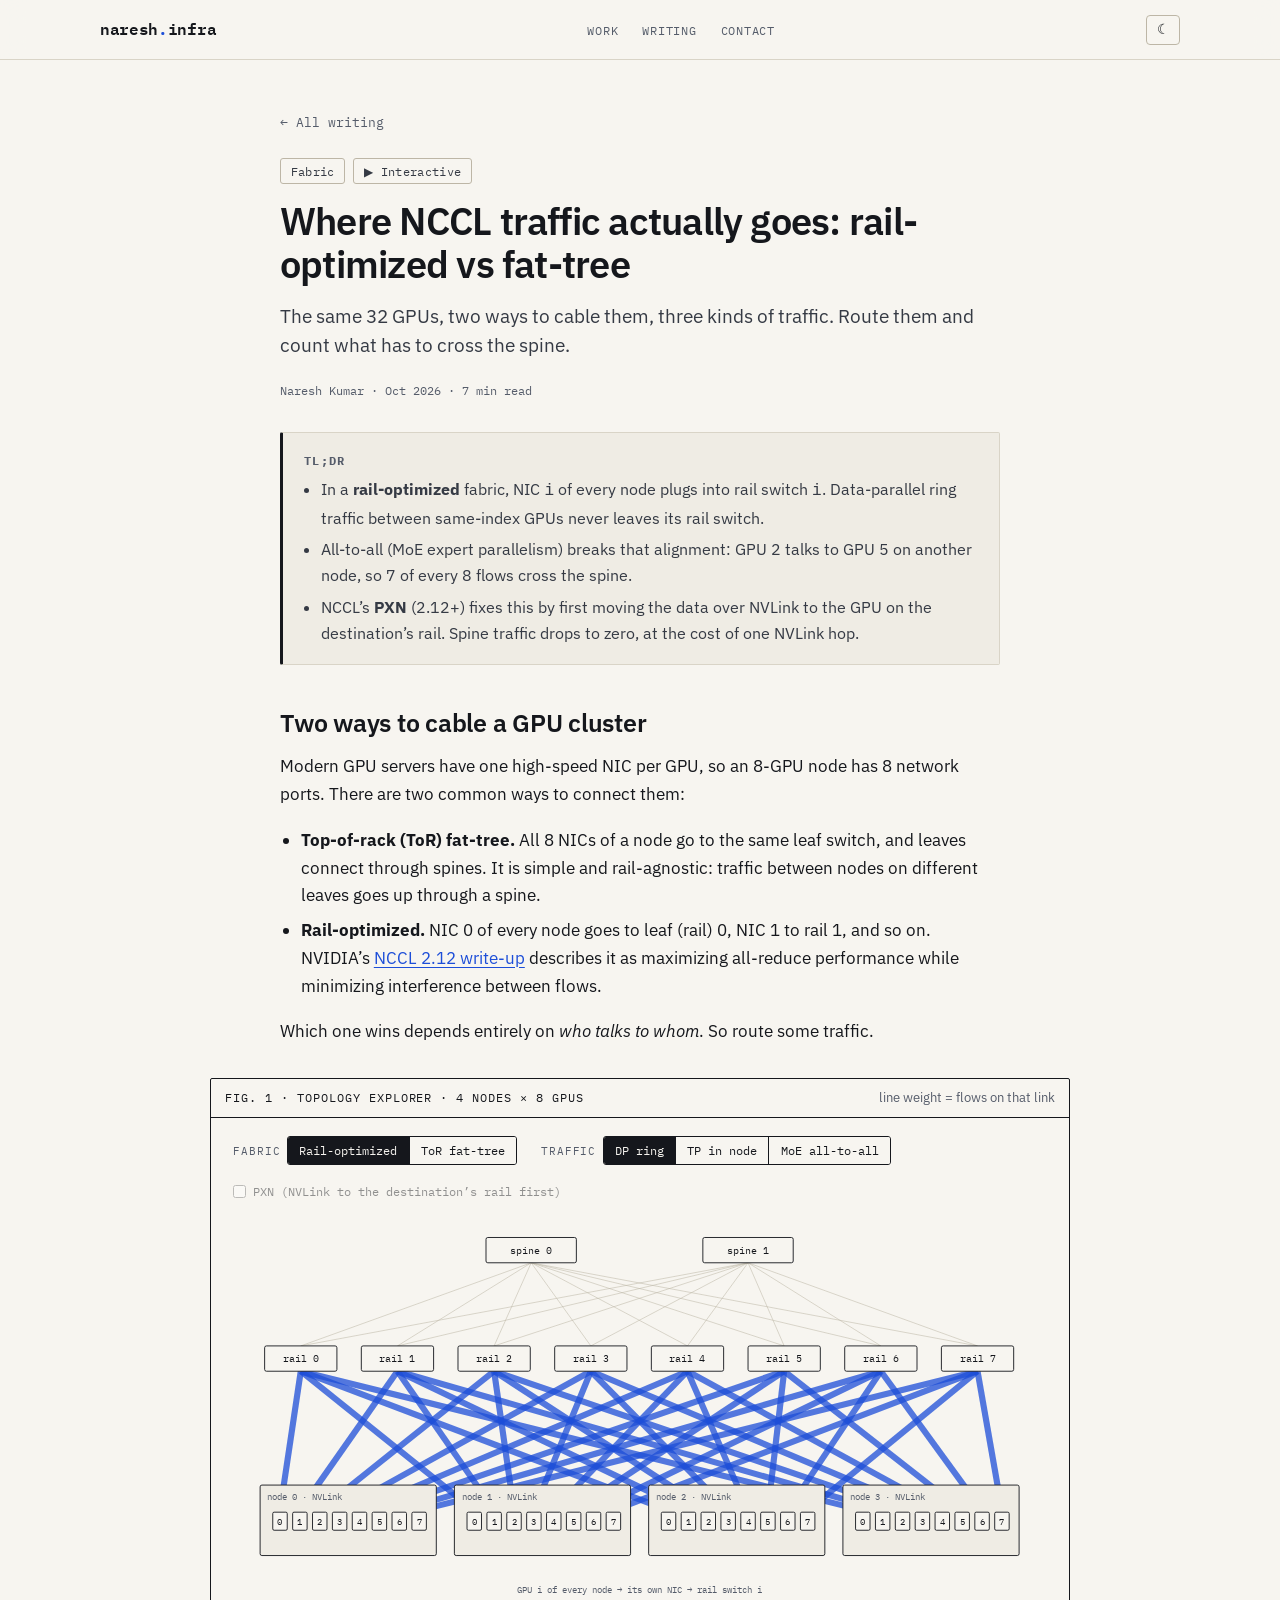
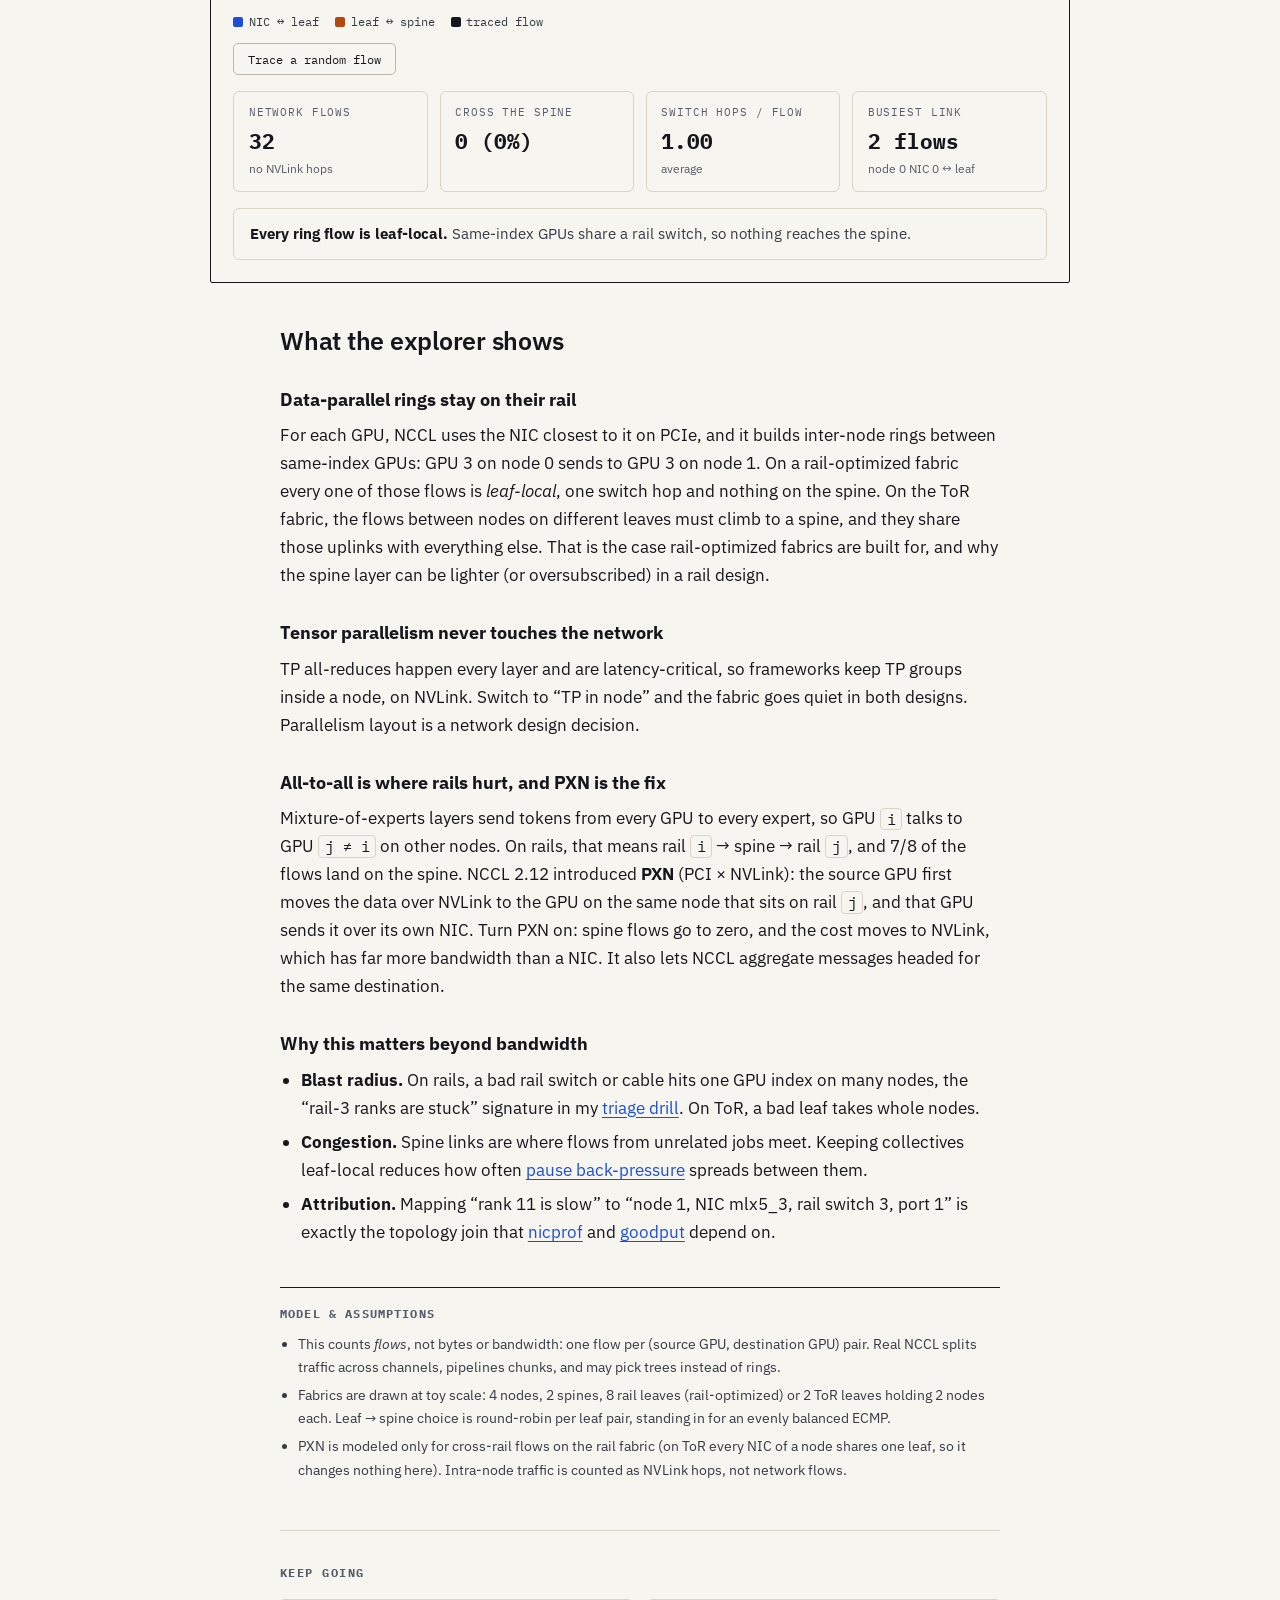
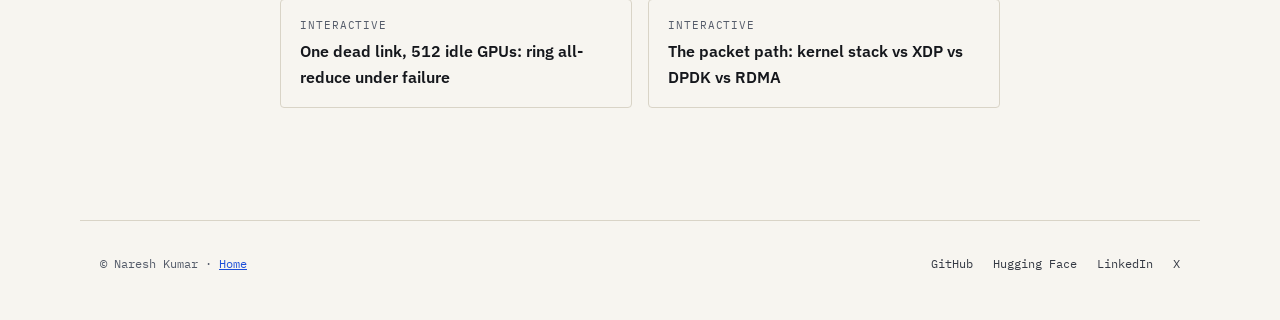
<file: posts/rail-topology.html>
<!DOCTYPE html>
<html lang="en" class="no-js">
<head>
<meta charset="UTF-8">
<meta name="viewport" content="width=device-width, initial-scale=1.0">
<title>Where NCCL traffic actually goes: rail-optimized vs fat-tree — Naresh Kumar</title>
<meta name="description" content="An interactive topology explorer: route ring all-reduce, tensor-parallel and MoE all-to-all traffic over a rail-optimized fabric and a ToR fat-tree, and see which flows cross the spine, with and without NCCL's PXN.">
<meta name="author" content="Naresh Kumar">
<link rel="canonical" href="https://portfolio-webapp-roan.vercel.app/posts/rail-topology.html">
<meta property="og:type" content="article">
<meta property="og:title" content="Where NCCL traffic actually goes: rail-optimized vs fat-tree">
<meta property="og:description" content="Route collectives over two fabrics and count what crosses the spine, with and without PXN.">
<meta property="og:url" content="https://portfolio-webapp-roan.vercel.app/posts/rail-topology.html">
<meta property="og:image" content="https://portfolio-webapp-roan.vercel.app/og-image.png">
<meta name="twitter:card" content="summary_large_image">
<meta name="theme-color" content="#F7F5F0" media="(prefers-color-scheme: light)">
<meta name="theme-color" content="#10151D" media="(prefers-color-scheme: dark)">
<script>try { var t = localStorage.getItem('theme'); if (t === 'light' || t === 'dark') document.documentElement.dataset.theme = t; } catch (e) {}</script>
<link rel="icon" href="../favicon.ico" sizes="48x48">
<link rel="icon" href="../assets/icons/icon-192.png" type="image/png" sizes="192x192">
<link rel="apple-touch-icon" href="../assets/icons/apple-touch-icon.png">
<link rel="preconnect" href="https://fonts.googleapis.com">
<link rel="preconnect" href="https://fonts.gstatic.com" crossorigin>
<link href="https://fonts.googleapis.com/css2?family=IBM+Plex+Mono:wght@400;500;600&family=IBM+Plex+Sans:wght@400;500;600;700&display=swap" rel="stylesheet">
<link rel="stylesheet" href="../assets/css/site.css">
<link rel="stylesheet" href="../assets/css/post.css">
<style>
  .opt-row { display: flex; flex-wrap: wrap; gap: 1rem 1.5rem; align-items: center; margin-bottom: 0.75rem; }
  .seg { display: inline-flex; border: 1px solid var(--ink); border-radius: 3px; overflow: hidden; }
  .seg button { font-family: var(--font-mono); font-size: 0.76rem; background: var(--paper); color: var(--ink); border: 0; border-right: 1px solid var(--ink); padding: 0.4rem 0.7rem; cursor: pointer; }
  .seg button:last-child { border-right: 0; }
  .seg button[aria-pressed="true"] { background: var(--ink); color: var(--on-ink); }
  .seg-label { font-family: var(--font-mono); font-size: 0.7rem; letter-spacing: 0.08em; text-transform: uppercase; color: var(--text-dim); margin-right: 0.4rem; }
  .pxn { display: inline-flex; align-items: center; gap: 0.4rem; font-family: var(--font-mono); font-size: 0.78rem; }
  .pxn input { accent-color: var(--signal); }
  .pxn.off { opacity: 0.45; }
  #topo text { font-family: var(--font-mono); }
</style>
<script type="application/ld+json">
{"@context":"https://schema.org","@type":"BlogPosting","headline":"Where NCCL traffic actually goes: rail-optimized vs fat-tree","author":{"@type":"Person","name":"Naresh Kumar","url":"https://portfolio-webapp-roan.vercel.app/"},"datePublished":"2026-10-05"}
</script>
</head>
<body>
<a class="skip-link" href="#main">Skip to content</a>
<nav class="nav" aria-label="Primary">
  <div class="nav-inner">
    <a class="nav-brand" href="../index.html">naresh<span>.</span>infra</a>
    <ul class="nav-links" id="nav-links">
      <li><a href="../index.html#work">Work</a></li>
      <li><a href="../index.html#writing">Writing</a></li>
      <li><a href="../index.html#contact">Contact</a></li>
    </ul>
    <div class="nav-right">
      <button class="theme-toggle" type="button" aria-label="Switch to dark theme">◐</button>
      <button class="nav-toggle" aria-expanded="false" aria-controls="nav-links">Menu</button>
    </div>
  </div>
</nav>

<main id="main" class="post">
  <a class="post-back" href="../index.html#writing">← All writing</a>
  <header class="post-head">
    <div class="chips"><span class="chip">Fabric</span><span class="chip">▶ Interactive</span></div>
    <h1>Where NCCL traffic actually goes: rail-optimized vs fat-tree</h1>
    <p class="post-dek">The same 32 GPUs, two ways to cable them, three kinds of traffic. Route them and count what has to cross the spine.</p>
    <p class="post-byline">Naresh Kumar · Oct 2026 · 7 min read</p>
  </header>

  <aside class="tldr">
    <strong>TL;DR</strong>
    <ul>
      <li>In a <b>rail-optimized</b> fabric, NIC <code>i</code> of every node plugs into rail switch <code>i</code>. Data-parallel ring traffic between same-index GPUs never leaves its rail switch.</li>
      <li>All-to-all (MoE expert parallelism) breaks that alignment: GPU 2 talks to GPU 5 on another node, so 7 of every 8 flows cross the spine.</li>
      <li>NCCL’s <b>PXN</b> (2.12+) fixes this by first moving the data over NVLink to the GPU on the destination’s rail. Spine traffic drops to zero, at the cost of one NVLink hop.</li>
    </ul>
  </aside>

  <div class="prose">
    <h2>Two ways to cable a GPU cluster</h2>
    <p>Modern GPU servers have one high-speed NIC per GPU, so an 8-GPU node has 8 network ports. There are two common ways to connect them:</p>
    <ul>
      <li><strong>Top-of-rack (ToR) fat-tree.</strong> All 8 NICs of a node go to the same leaf switch, and leaves connect through spines. It is simple and rail-agnostic: traffic between nodes on different leaves goes up through a spine.</li>
      <li><strong>Rail-optimized.</strong> NIC 0 of every node goes to leaf (rail) 0, NIC 1 to rail 1, and so on. NVIDIA’s <a href="https://developer.nvidia.com/blog/doubling-all2all-performance-with-nvidia-collective-communication-library-2-12/" target="_blank" rel="noopener">NCCL 2.12 write-up</a> describes it as maximizing all-reduce performance while minimizing interference between flows.</li>
    </ul>
    <p>Which one wins depends entirely on <em>who talks to whom</em>. So route some traffic.</p>
  </div>

  <figure class="widget" aria-labelledby="t-title">
    <div class="widget-head"><span class="widget-title" id="t-title">Topology explorer · 4 nodes × 8 GPUs</span><span class="widget-hint">line weight = flows on that link</span></div>
    <div class="opt-row">
      <span><span class="seg-label">Fabric</span><span class="seg" id="seg-topo" role="group" aria-label="Fabric">
        <button data-v="rail" aria-pressed="true">Rail-optimized</button><button data-v="tor" aria-pressed="false">ToR fat-tree</button></span></span>
      <span><span class="seg-label">Traffic</span><span class="seg" id="seg-pat" role="group" aria-label="Traffic pattern">
        <button data-v="ring" aria-pressed="true">DP ring</button><button data-v="tp" aria-pressed="false">TP in node</button><button data-v="a2a" aria-pressed="false">MoE all-to-all</button></span></span>
      <label class="pxn" id="pxn-wrap"><input type="checkbox" id="pxn"> PXN (NVLink to the destination’s rail first)</label>
    </div>
    <div class="fig-scroll" tabindex="0" aria-label="Fabric diagram (scrolls sideways on small screens)"><svg id="topo" viewBox="0 0 900 430" role="img" aria-label="Fabric diagram with link loads. Totals are summarized below."></svg></div>
    <div class="legend">
      <span><i style="background:var(--signal)"></i>NIC ↔ leaf</span>
      <span><i style="background:var(--copper)"></i>leaf ↔ spine</span>
      <span><i style="background:var(--ink)"></i>traced flow</span>
    </div>
    <div class="btn-row"><button class="wbtn" id="trace">Trace a random flow</button></div>
    <div class="stats">
      <div class="stat"><div class="stat-label">Network flows</div><div class="stat-value" id="o-flows">–</div><div class="stat-sub" id="o-nv"></div></div>
      <div class="stat"><div class="stat-label">Cross the spine</div><div class="stat-value" id="o-spine">–</div></div>
      <div class="stat"><div class="stat-label">Switch hops / flow</div><div class="stat-value" id="o-hops">–</div><div class="stat-sub">average</div></div>
      <div class="stat"><div class="stat-label">Busiest link</div><div class="stat-value" id="o-max">–</div><div class="stat-sub" id="o-maxw"></div></div>
    </div>
    <p class="callout" id="insight"></p>
  </figure>

  <div class="prose">
    <h2>What the explorer shows</h2>
    <h3>Data-parallel rings stay on their rail</h3>
    <p>For each GPU, NCCL uses the NIC closest to it on PCIe, and it builds inter-node rings between same-index GPUs: GPU 3 on node 0 sends to GPU 3 on node 1. On a rail-optimized fabric every one of those flows is <em>leaf-local</em>, one switch hop and nothing on the spine. On the ToR fabric, the flows between nodes on different leaves must climb to a spine, and they share those uplinks with everything else. That is the case rail-optimized fabrics are built for, and why the spine layer can be lighter (or oversubscribed) in a rail design.</p>

    <h3>Tensor parallelism never touches the network</h3>
    <p>TP all-reduces happen every layer and are latency-critical, so frameworks keep TP groups inside a node, on NVLink. Switch to “TP in node” and the fabric goes quiet in both designs. Parallelism layout is a network design decision.</p>

    <h3>All-to-all is where rails hurt, and PXN is the fix</h3>
    <p>Mixture-of-experts layers send tokens from every GPU to every expert, so GPU <code>i</code> talks to GPU <code>j ≠ i</code> on other nodes. On rails, that means rail <code>i</code> → spine → rail <code>j</code>, and 7/8 of the flows land on the spine. NCCL 2.12 introduced <strong>PXN</strong> (PCI × NVLink): the source GPU first moves the data over NVLink to the GPU on the same node that sits on rail <code>j</code>, and that GPU sends it over its own NIC. Turn PXN on: spine flows go to zero, and the cost moves to NVLink, which has far more bandwidth than a NIC. It also lets NCCL aggregate messages headed for the same destination.</p>

    <h3>Why this matters beyond bandwidth</h3>
    <ul>
      <li><strong>Blast radius.</strong> On rails, a bad rail switch or cable hits one GPU index on many nodes, the “rail-3 ranks are stuck” signature in my <a href="nccl-timeout-triage.html">triage drill</a>. On ToR, a bad leaf takes whole nodes.</li>
      <li><strong>Congestion.</strong> Spine links are where flows from unrelated jobs meet. Keeping collectives leaf-local reduces how often <a href="pfc-deadlock.html">pause back-pressure</a> spreads between them.</li>
      <li><strong>Attribution.</strong> Mapping “rank 11 is slow” to “node 1, NIC mlx5_3, rail switch 3, port 1” is exactly the topology join that <a href="https://github.com/nareshns2004/ai-nic-performance-profiler" target="_blank" rel="noopener">nicprof</a> and <a href="https://github.com/nareshns2004/fault-tolerant-training-orchestrator" target="_blank" rel="noopener">goodput</a> depend on.</li>
    </ul>
  </div>

  <aside class="assumptions">
    <h2>Model &amp; assumptions</h2>
    <ul>
      <li>This counts <em>flows</em>, not bytes or bandwidth: one flow per (source GPU, destination GPU) pair. Real NCCL splits traffic across channels, pipelines chunks, and may pick trees instead of rings.</li>
      <li>Fabrics are drawn at toy scale: 4 nodes, 2 spines, 8 rail leaves (rail-optimized) or 2 ToR leaves holding 2 nodes each. Leaf → spine choice is round-robin per leaf pair, standing in for an evenly balanced ECMP.</li>
      <li>PXN is modeled only for cross-rail flows on the rail fabric (on ToR every NIC of a node shares one leaf, so it changes nothing here). Intra-node traffic is counted as NVLink hops, not network flows.</li>
    </ul>
  </aside>

  <section class="post-end">
    <h2>Keep going</h2>
    <div class="post-end-grid">
      <a class="card" href="ring-allreduce-failure.html"><div class="k">Interactive</div><div class="v">One dead link, 512 idle GPUs: ring all-reduce under failure</div></a>
      <a class="card" href="packet-path.html"><div class="k">Interactive</div><div class="v">The packet path: kernel stack vs XDP vs DPDK vs RDMA</div></a>
    </div>
  </section>
</main>

<footer class="footer">
  <span>© Naresh Kumar · <a href="../index.html">Home</a></span>
  <div class="footer-links">
    <a href="https://github.com/nareshns2004" target="_blank" rel="noopener">GitHub</a>
    <a href="https://huggingface.co/nareshns2004" target="_blank" rel="noopener">Hugging Face</a>
    <a href="https://www.linkedin.com/in/nareshns2004/" target="_blank" rel="noopener">LinkedIn</a>
    <a href="https://x.com/naresh_swe24" target="_blank" rel="noopener">X</a>
  </div>
</footer>

<script src="../assets/js/site.js"></script>
<script src="../assets/js/post.js"></script>
<script>
(function () {
  const NODES = 4, G = 8, SPINES = 2;
  let topo = 'rail', pat = 'ring', traced = null;
  const svgEl = P.$('#topo'), pxnEl = P.$('#pxn');

  // ── Geometry ──
  const spineX = s => 330 + s * 240, SPINE_Y = 40;
  const leafCount = () => topo === 'rail' ? G : 2;
  const leafX = l => topo === 'rail' ? 75 + l * 107 : 255 + l * 390;
  const LEAF_Y = 160;
  const nodeX = n => 30 + n * 215, NODE_Y = 300, NODE_W = 195;
  const gpuX = (n, g) => nodeX(n) + 14 + g * 22, GPU_Y = 330;
  const leafOf = (n, g) => topo === 'rail' ? g : (n < 2 ? 0 : 1);
  const leafName = l => topo === 'rail' ? `rail ${l}` : `ToR ${l}`;

  // ── Traffic: list of [srcNode, srcGpu, dstNode, dstGpu] ──
  function flows() {
    const f = [];
    if (pat === 'ring') for (let g = 0; g < G; g++) for (let n = 0; n < NODES; n++) f.push([n, g, (n + 1) % NODES, g]);
    if (pat === 'tp') for (let n = 0; n < NODES; n++) for (let g = 0; g < G; g++) f.push([n, g, n, (g + 1) % G]);
    if (pat === 'a2a') for (let n = 0; n < NODES; n++) for (let g = 0; g < G; g++)
      for (let m = 0; m < NODES; m++) if (m !== n) for (let h = 0; h < G; h++) f.push([n, g, m, h]);
    return f;
  }

  // ── Routing: returns { nvlink, links: [linkId…], hops } ──
  function route([n, g, m, h], rr) {
    if (n === m) return { nvlink: 1, links: [], hops: 0 };
    let nv = 0, sg = g;
    const usePxn = pxnEl.checked && topo === 'rail' && g !== h;
    if (usePxn) { nv = 1; sg = h; }                     // NVLink to the GPU on the destination's rail
    const ls = leafOf(n, sg), ld = leafOf(m, h);
    const links = [`up:${n}:${sg}`];
    let hops = 1;
    if (ls !== ld) {
      const key = `${ls}-${ld}`;
      const s = (rr[key] = (rr[key] ?? -1) + 1) % SPINES; // ECMP stand-in: round-robin per leaf pair
      links.push(`ls:${ls}:${s}`, `ls:${ld}:${s}`);
      hops = 3;
    }
    links.push(`up:${m}:${h}`);
    return { nvlink: nv, links, hops, path: { n, sg, m, h, ls, ld, spine: ls !== ld ? +links[1].split(':')[2] : null, pxnFrom: usePxn ? g : null } };
  }

  function compute() {
    const fl = flows(), load = {};
    let net = 0, spine = 0, hops = 0, nv = 0;
    const rr = {};
    const routes = fl.map(f => route(f, rr));
    routes.forEach(r => {
      nv += r.nvlink;
      if (!r.links.length) return;
      net++; hops += r.hops; if (r.hops === 3) spine++;
      r.links.forEach(l => load[l] = (load[l] || 0) + 1);
    });
    let maxL = 0, maxK = '';
    for (const [k, v] of Object.entries(load)) if (v > maxL) { maxL = v; maxK = k; }
    return { fl, routes, load, net, spine, hops, nv, maxL, maxK };
  }

  function draw() {
    const c = compute();
    svgEl.innerHTML = '';
    const maxL = Math.max(1, c.maxL);
    const w = v => v ? 0.8 + 6 * v / maxL : 0.6;

    // leaf ↔ spine
    for (let l = 0; l < leafCount(); l++) for (let s = 0; s < SPINES; s++) {
      const v = c.load[`ls:${l}:${s}`] || 0;
      P.svg('line', { x1: leafX(l), y1: LEAF_Y - 14, x2: spineX(s), y2: SPINE_Y + 14, stroke: v ? 'var(--copper)' : 'var(--rule-strong)', 'stroke-width': w(v), opacity: v ? 0.9 : 1 }, svgEl);
    }
    // NIC ↔ leaf
    for (let n = 0; n < NODES; n++) for (let g = 0; g < G; g++) {
      const v = c.load[`up:${n}:${g}`] || 0;
      P.svg('line', { x1: gpuX(n, g) + 8, y1: GPU_Y - 2, x2: leafX(leafOf(n, g)), y2: LEAF_Y + 14, stroke: v ? 'var(--signal)' : 'var(--rule)', 'stroke-width': v ? w(v) : 0.6, opacity: v ? 0.75 : 1 }, svgEl);
    }
    // traced flow on top
    if (traced !== null && c.routes[traced]) {
      const r = c.routes[traced], p = r.path, ink = { stroke: 'var(--ink)', 'stroke-width': 3, fill: 'none' };
      if (p) {
        const pts = [[gpuX(p.n, p.sg) + 8, GPU_Y], [leafX(p.ls), LEAF_Y]];
        if (p.spine !== null) pts.push([spineX(p.spine), SPINE_Y], [leafX(p.ld), LEAF_Y]);
        pts.push([gpuX(p.m, p.h) + 8, GPU_Y]);
        P.svg('polyline', { points: pts.map(q => q.join(',')).join(' '), ...ink }, svgEl);
        if (p.pxnFrom !== null) P.svg('path', { d: `M${gpuX(p.n, p.pxnFrom) + 8},${GPU_Y + 22} Q${(gpuX(p.n, p.pxnFrom) + gpuX(p.n, p.sg)) / 2 + 8},${GPU_Y + 52} ${gpuX(p.n, p.sg) + 8},${GPU_Y + 22}`, ...ink, 'stroke-dasharray': '4 3' }, svgEl);
      } else {
        const [n, g, , h] = c.fl[traced];
        P.svg('path', { d: `M${gpuX(n, g) + 8},${GPU_Y + 22} Q${(gpuX(n, g) + gpuX(n, h)) / 2 + 8},${GPU_Y + 52} ${gpuX(n, h) + 8},${GPU_Y + 22}`, ...ink, 'stroke-dasharray': '4 3' }, svgEl);
      }
    }
    // spines
    for (let s = 0; s < SPINES; s++) {
      P.svg('rect', { x: spineX(s) - 50, y: SPINE_Y - 14, width: 100, height: 28, rx: 2, fill: 'var(--paper)', stroke: 'var(--ink)' }, svgEl);
      P.svg('text', { x: spineX(s), y: SPINE_Y + 4, 'text-anchor': 'middle', 'font-size': 11, fill: 'var(--ink)' }, svgEl).textContent = `spine ${s}`;
    }
    // leaves
    for (let l = 0; l < leafCount(); l++) {
      const lw = topo === 'rail' ? 80 : 120;
      P.svg('rect', { x: leafX(l) - lw / 2, y: LEAF_Y - 14, width: lw, height: 28, rx: 2, fill: 'var(--paper)', stroke: 'var(--ink)' }, svgEl);
      P.svg('text', { x: leafX(l), y: LEAF_Y + 4, 'text-anchor': 'middle', 'font-size': 11, fill: 'var(--ink)' }, svgEl).textContent = leafName(l);
    }
    // nodes + GPUs
    for (let n = 0; n < NODES; n++) {
      P.svg('rect', { x: nodeX(n), y: NODE_Y, width: NODE_W, height: 78, rx: 2, fill: 'var(--paper-2)', stroke: 'var(--ink)' }, svgEl);
      P.svg('text', { x: nodeX(n) + 8, y: NODE_Y + 16, 'font-size': 10.5, fill: 'var(--graphite)' }, svgEl).textContent = `node ${n} · NVLink`;
      for (let g = 0; g < G; g++) {
        P.svg('rect', { x: gpuX(n, g), y: GPU_Y, width: 16, height: 20, rx: 1.5, fill: 'var(--paper)', stroke: 'var(--ink)' }, svgEl);
        P.svg('text', { x: gpuX(n, g) + 8, y: GPU_Y + 14, 'text-anchor': 'middle', 'font-size': 9.5, fill: 'var(--ink)' }, svgEl).textContent = g;
      }
    }
    P.svg('text', { x: 450, y: 420, 'text-anchor': 'middle', 'font-size': 10.5, fill: 'var(--graphite)' }, svgEl).textContent =
      topo === 'rail' ? 'GPU i of every node → its own NIC → rail switch i' : 'all 8 NICs of a node → that node’s ToR leaf (2 nodes per leaf)';

    // stats
    P.$('#o-flows').textContent = c.net.toLocaleString();
    P.$('#o-nv').textContent = c.nv ? `+ ${c.nv.toLocaleString()} NVLink hops` : 'no NVLink hops';
    const sp = P.$('#o-spine');
    sp.textContent = c.net ? `${c.spine.toLocaleString()} (${Math.round(100 * c.spine / c.net)}%)` : '0';
    sp.className = 'stat-value ' + (!c.net || !c.spine ? 'good' : c.spine / c.net > 0.5 ? 'bad' : 'warn');
    P.$('#o-hops').textContent = c.net ? (c.hops / c.net).toFixed(2) : '–';
    P.$('#o-max').textContent = c.maxL ? `${c.maxL} flows` : '–';
    const k = c.maxK.split(':');
    P.$('#o-maxw').textContent = !c.maxL ? 'network idle' : k[0] === 'up' ? `node ${k[1]} NIC ${k[2]} ↔ leaf` : `${leafName(+k[1])} ↔ spine ${k[2]}`;

    const pxnOn = pxnEl.checked && topo === 'rail';
    let msg;
    if (pat === 'tp') msg = '<b>Network idle.</b> Tensor-parallel traffic stays on NVLink inside each node, in both fabrics.';
    else if (pat === 'ring') msg = topo === 'rail'
      ? '<b>Every ring flow is leaf-local.</b> Same-index GPUs share a rail switch, so nothing reaches the spine.'
      : `<b>${Math.round(100 * c.spine / c.net)}% of ring flows climb to a spine</b>, wherever the ring crosses from one ToR to the other. Those uplinks are shared with every other job on the fabric.`;
    else msg = topo === 'rail'
      ? (pxnOn ? '<b>PXN: zero spine flows.</b> Each flow first hops over NVLink to the GPU on the destination’s rail. The cost moved to NVLink, which has far more bandwidth than a NIC.'
               : `<b>${Math.round(100 * c.spine / c.net)}% of all-to-all flows cross the spine:</b> GPU i → GPU j ≠ i leaves rail i. Turn on PXN.`)
      : `<b>${Math.round(100 * c.spine / c.net)}% cross the spine:</b> every flow between nodes on different ToRs, regardless of GPU index.`;
    P.$('#insight').innerHTML = msg;
    P.$('#pxn-wrap').classList.toggle('off', !(topo === 'rail' && pat === 'a2a'));
  }

  function seg(id, set) {
    P.$(id).addEventListener('click', e => {
      const b = e.target.closest('button'); if (!b) return;
      P.$$(id + ' button').forEach(x => x.setAttribute('aria-pressed', String(x === b)));
      set(b.dataset.v); traced = null; draw();
    });
  }
  seg('#seg-topo', v => topo = v);
  seg('#seg-pat', v => pat = v);
  pxnEl.addEventListener('change', () => { traced = null; draw(); });
  P.$('#trace').addEventListener('click', () => {
    const fl = flows();
    // prefer an interesting flow: cross-node and, for all-to-all, cross-rail
    const pool = fl.map((f, i) => i).filter(i => fl[i][0] !== fl[i][2] && (pat !== 'a2a' || fl[i][1] !== fl[i][3]));
    const from = pool.length ? pool : fl.map((f, i) => i);
    traced = from[Math.floor(Math.random() * from.length)];
    draw();
  });
  document.addEventListener('themechange', draw);
  draw();
})();
</script>
</body>
</html>
</file>
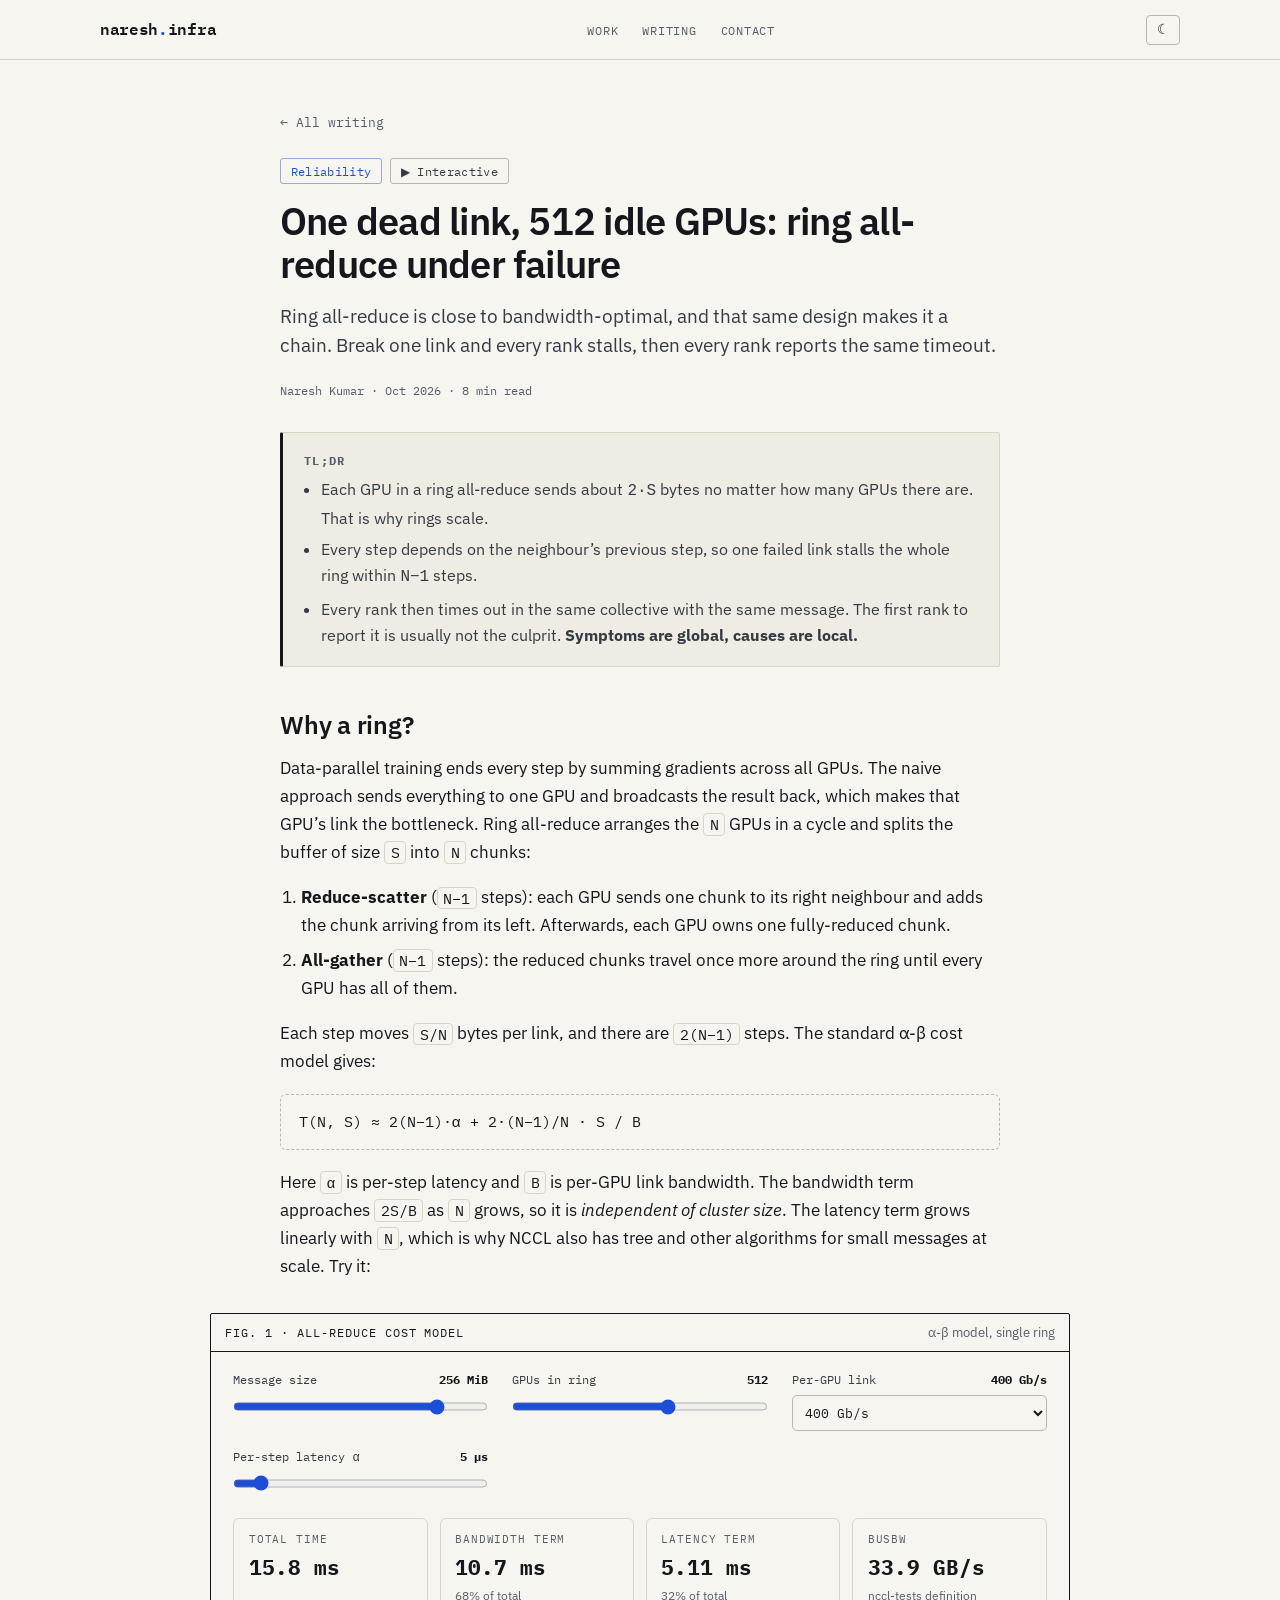
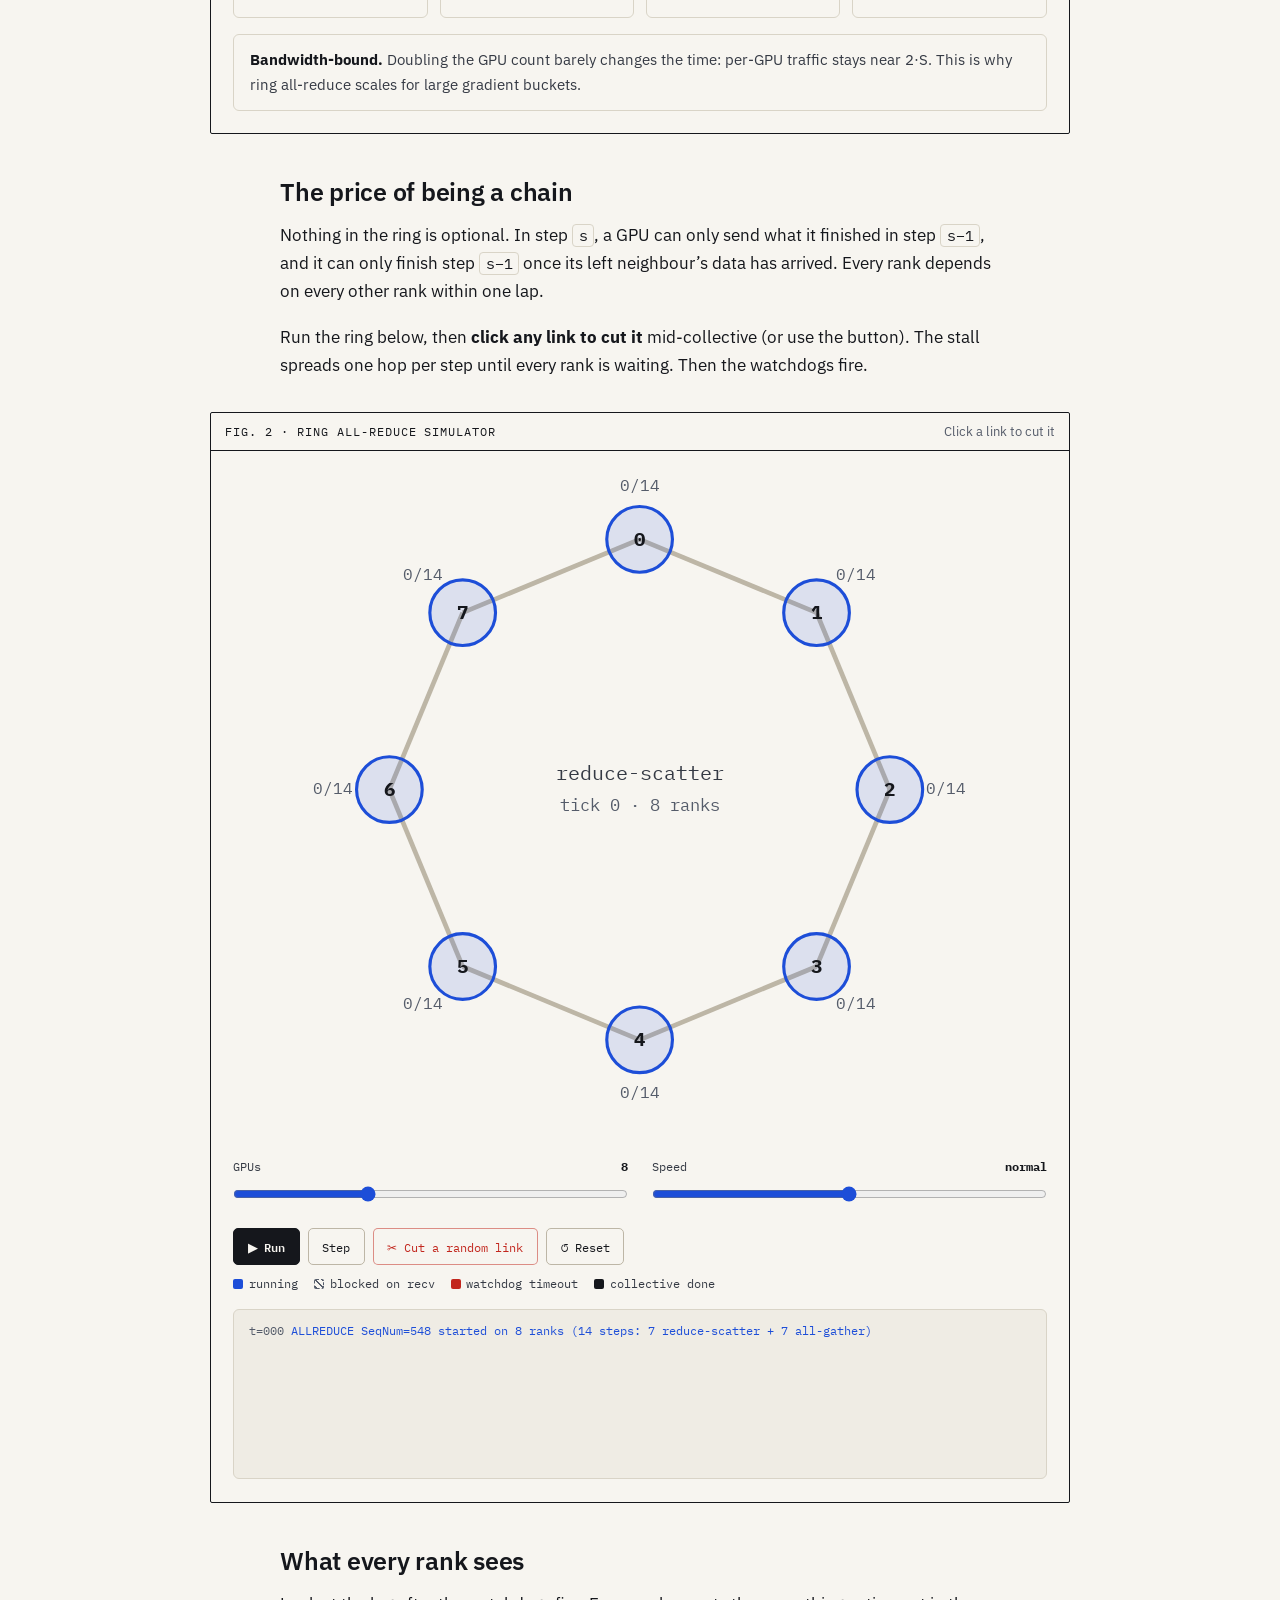
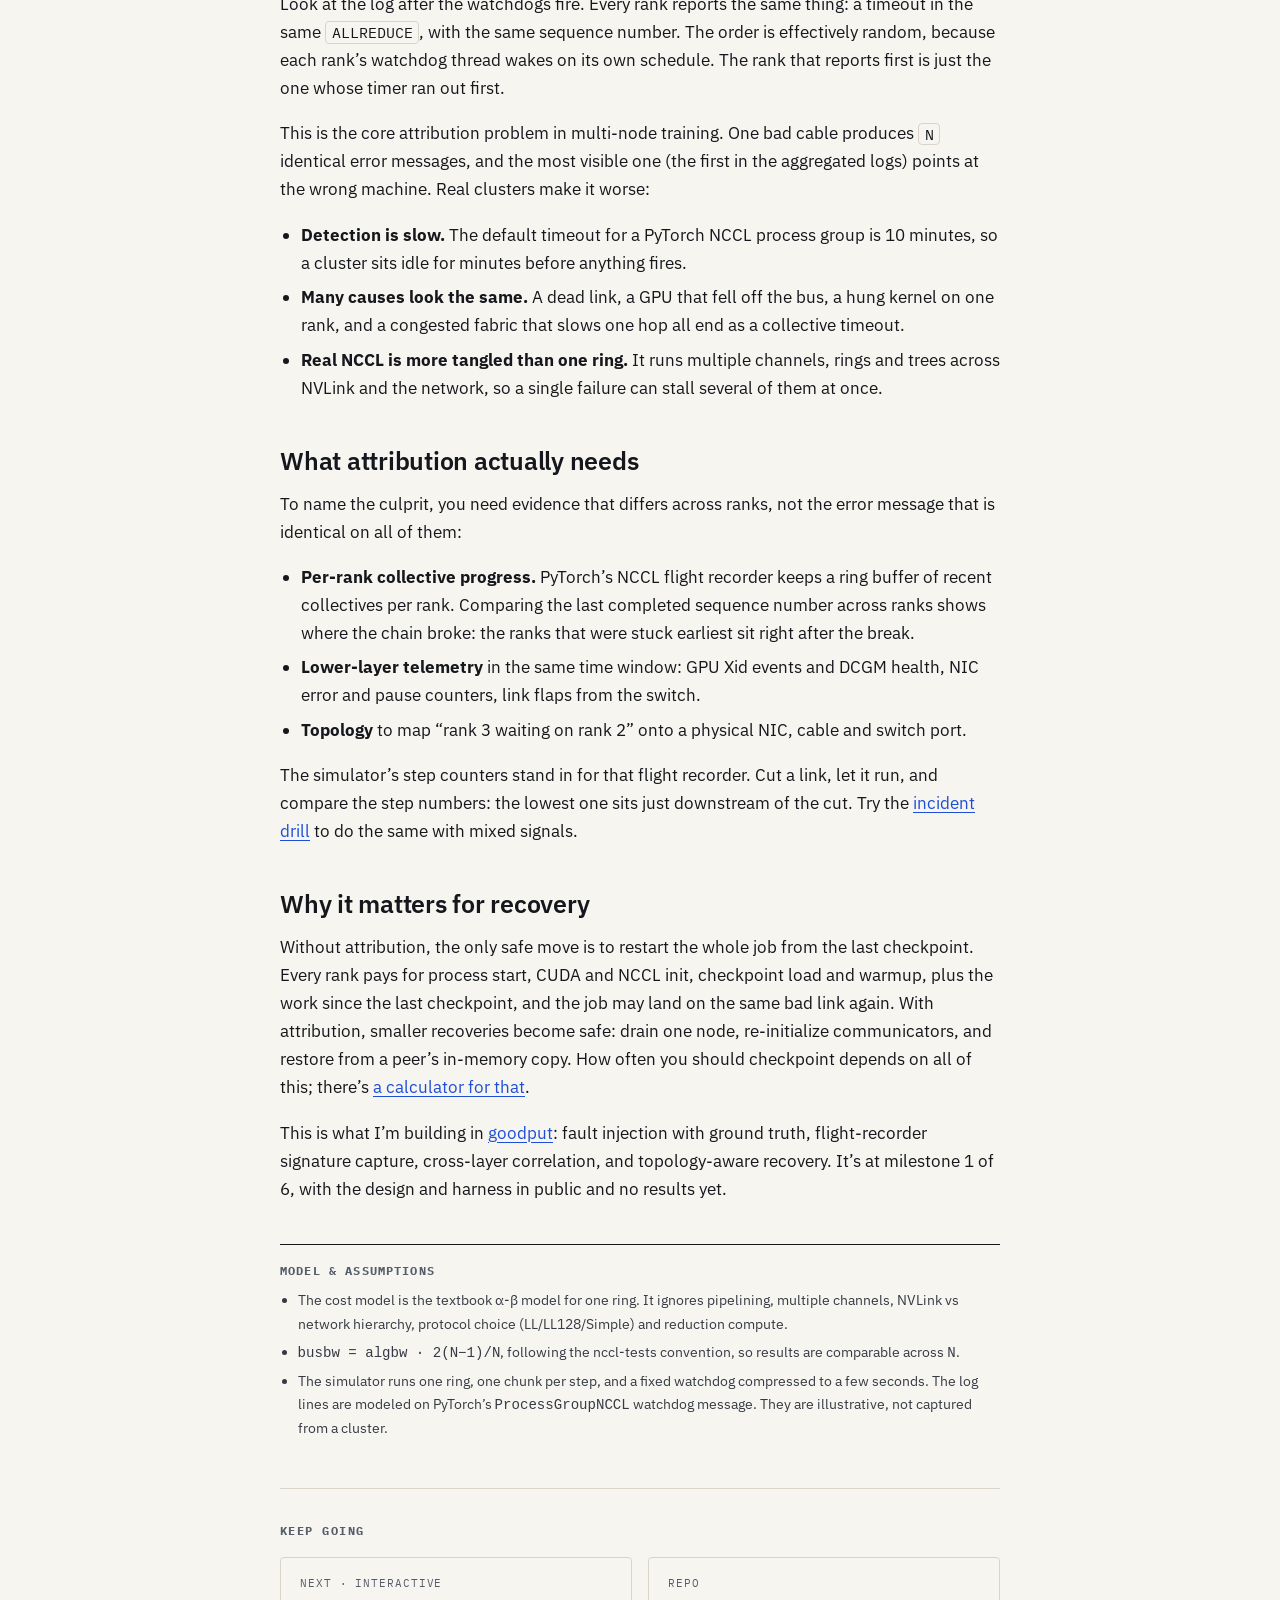
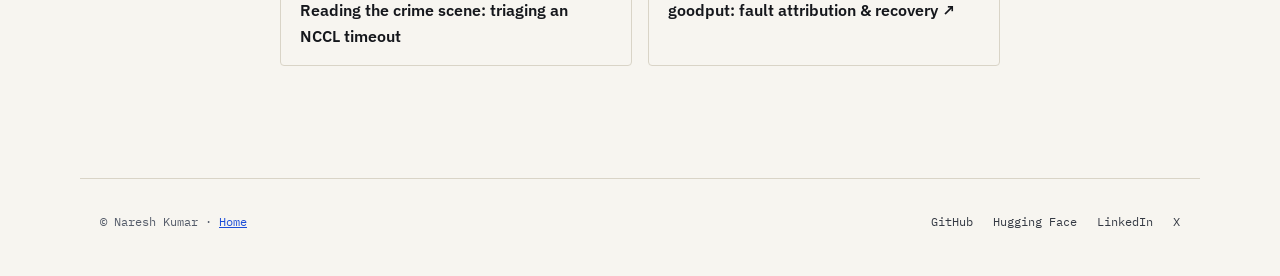
<file: posts/ring-allreduce-failure.html>
<!DOCTYPE html>
<html lang="en" class="no-js">
<head>
<meta charset="UTF-8">
<meta name="viewport" content="width=device-width, initial-scale=1.0">
<title>One dead link, 512 idle GPUs: ring all-reduce under failure — Naresh Kumar</title>
<meta name="description" content="An interactive look at ring all-reduce: why it is bandwidth-optimal, why one failed link stalls every rank, and why the first rank to report a timeout is not the culprit.">
<meta name="author" content="Naresh Kumar">
<link rel="canonical" href="https://portfolio-webapp-roan.vercel.app/posts/ring-allreduce-failure.html">
<meta property="og:type" content="article">
<meta property="og:title" content="One dead link, 512 idle GPUs: ring all-reduce under failure">
<meta property="og:description" content="Cut a link in a live ring and watch every rank time out the same way.">
<meta property="og:url" content="https://portfolio-webapp-roan.vercel.app/posts/ring-allreduce-failure.html">
<meta property="og:image" content="https://portfolio-webapp-roan.vercel.app/og-image.png">
<meta name="twitter:card" content="summary_large_image">
<meta name="theme-color" content="#F7F5F0" media="(prefers-color-scheme: light)">
<meta name="theme-color" content="#10151D" media="(prefers-color-scheme: dark)">
<script>try { var t = localStorage.getItem('theme'); if (t === 'light' || t === 'dark') document.documentElement.dataset.theme = t; } catch (e) {}</script>
<link rel="icon" href="../favicon.ico" sizes="48x48">
<link rel="icon" href="../assets/icons/icon-192.png" type="image/png" sizes="192x192">
<link rel="apple-touch-icon" href="../assets/icons/apple-touch-icon.png">
<link rel="preconnect" href="https://fonts.googleapis.com">
<link rel="preconnect" href="https://fonts.gstatic.com" crossorigin>
<link href="https://fonts.googleapis.com/css2?family=IBM+Plex+Mono:wght@400;500;600&family=IBM+Plex+Sans:wght@400;500;600;700&display=swap" rel="stylesheet">
<link rel="stylesheet" href="../assets/css/site.css">
<link rel="stylesheet" href="../assets/css/post.css">
<style>
  .rank-node circle { stroke-width: 2; transition: fill 0.25s, stroke 0.25s; }
  .rank-node.run circle { fill: color-mix(in srgb, var(--signal) 12%, transparent); stroke: var(--signal); }
  .rank-node.wait circle { fill: url(#hatch); stroke: var(--graphite); stroke-dasharray: 4 3; }
  .rank-node.done circle { fill: var(--ink); stroke: var(--ink); }
  .rank-node.done text { fill: var(--paper); }
  .rank-node.dead circle { fill: color-mix(in srgb, var(--fault) 14%, transparent); stroke: var(--fault); }
  .rank-node text { fill: var(--text); font-size: 12px; font-weight: 700; text-anchor: middle; }
  .rank-step { fill: var(--text-dim); font-size: 10px; text-anchor: middle; }
  .ring-edge { stroke: var(--border-bright); stroke-width: 3; }
  .ring-edge.cut { stroke: var(--bad); stroke-dasharray: 6 5; }
  .edge-hit { stroke: transparent; stroke-width: 18; cursor: pointer; }
  .edge-hit:hover + .ring-edge, .edge-hit:focus + .ring-edge { stroke: var(--text-mid); }
  .pkt { fill: var(--accent); }
  .pkt.stuck { fill: var(--bad); }
  .phase { fill: var(--text-mid); font-size: 13px; text-anchor: middle; }
  .phase-sub { fill: var(--text-dim); font-size: 11px; text-anchor: middle; }
</style>
<script type="application/ld+json">
{"@context":"https://schema.org","@type":"BlogPosting","headline":"One dead link, 512 idle GPUs: ring all-reduce under failure","author":{"@type":"Person","name":"Naresh Kumar","url":"https://portfolio-webapp-roan.vercel.app/"},"datePublished":"2026-10-03"}
</script>
</head>
<body>
<a class="skip-link" href="#main">Skip to content</a>
<nav class="nav" aria-label="Primary">
  <div class="nav-inner">
    <a class="nav-brand" href="../index.html">naresh<span>.</span>infra</a>
    <ul class="nav-links" id="nav-links">
      <li><a href="../index.html#work">Work</a></li>
      <li><a href="../index.html#writing">Writing</a></li>
      <li><a href="../index.html#contact">Contact</a></li>
    </ul>
    <div class="nav-right">
      <button class="theme-toggle" type="button" aria-label="Switch to dark theme">◐</button>
      <button class="nav-toggle" aria-expanded="false" aria-controls="nav-links">Menu</button>
    </div>
  </div>
</nav>

<main id="main" class="post">
  <a class="post-back" href="../index.html#writing">← All writing</a>
  <header class="post-head">
    <div class="chips"><span class="chip chip-accent">Reliability</span><span class="chip">▶ Interactive</span></div>
    <h1>One dead link, 512 idle GPUs: ring all-reduce under failure</h1>
    <p class="post-dek">Ring all-reduce is close to bandwidth-optimal, and that same design makes it a chain. Break one link and every rank stalls, then every rank reports the same timeout.</p>
    <p class="post-byline">Naresh Kumar · Oct 2026 · 8 min read</p>
  </header>

  <aside class="tldr">
    <strong>TL;DR</strong>
    <ul>
      <li>Each GPU in a ring all-reduce sends about <code>2·S</code> bytes no matter how many GPUs there are. That is why rings scale.</li>
      <li>Every step depends on the neighbour’s previous step, so one failed link stalls the whole ring within <code>N−1</code> steps.</li>
      <li>Every rank then times out in the same collective with the same message. The first rank to report it is usually not the culprit. <b>Symptoms are global, causes are local.</b></li>
    </ul>
  </aside>

  <div class="prose">
    <h2>Why a ring?</h2>
    <p>Data-parallel training ends every step by summing gradients across all GPUs. The naive approach sends everything to one GPU and broadcasts the result back, which makes that GPU’s link the bottleneck. Ring all-reduce arranges the <code>N</code> GPUs in a cycle and splits the buffer of size <code>S</code> into <code>N</code> chunks:</p>
    <ol>
      <li><strong>Reduce-scatter</strong> (<code>N−1</code> steps): each GPU sends one chunk to its right neighbour and adds the chunk arriving from its left. Afterwards, each GPU owns one fully-reduced chunk.</li>
      <li><strong>All-gather</strong> (<code>N−1</code> steps): the reduced chunks travel once more around the ring until every GPU has all of them.</li>
    </ol>
    <p>Each step moves <code>S/N</code> bytes per link, and there are <code>2(N−1)</code> steps. The standard α-β cost model gives:</p>
    <div class="formula">T(N, S) ≈ 2(N−1)·α  +  2·(N−1)/N · S / B</div>
    <p>Here <code>α</code> is per-step latency and <code>B</code> is per-GPU link bandwidth. The bandwidth term approaches <code>2S/B</code> as <code>N</code> grows, so it is <em>independent of cluster size</em>. The latency term grows linearly with <code>N</code>, which is why NCCL also has tree and other algorithms for small messages at scale. Try it:</p>
  </div>

  <figure class="widget" aria-labelledby="calc-title">
    <div class="widget-head">
      <span class="widget-title" id="calc-title">All-reduce cost model</span>
      <span class="widget-hint">α-β model, single ring</span>
    </div>
    <div class="controls">
      <div class="control"><label for="c-size">Message size <output for="c-size"></output></label><input type="range" id="c-size" min="0" max="22" step="1" value="18"></div>
      <div class="control"><label for="c-n">GPUs in ring <output for="c-n"></output></label><input type="range" id="c-n" min="1" max="14" step="1" value="9"></div>
      <div class="control"><label for="c-bw">Per-GPU link <output for="c-bw"></output></label>
        <select id="c-bw">
          <option value="12.5">100 Gb/s</option><option value="25">200 Gb/s</option><option value="50" selected>400 Gb/s</option><option value="100">800 Gb/s</option>
        </select></div>
      <div class="control"><label for="c-alpha">Per-step latency α <output for="c-alpha"></output></label><input type="range" id="c-alpha" min="1" max="50" step="1" value="5"></div>
    </div>
    <div class="stats">
      <div class="stat"><div class="stat-label">Total time</div><div class="stat-value" id="o-t">–</div></div>
      <div class="stat"><div class="stat-label">Bandwidth term</div><div class="stat-value" id="o-bw">–</div><div class="stat-sub" id="o-bwp"></div></div>
      <div class="stat"><div class="stat-label">Latency term</div><div class="stat-value" id="o-lat">–</div><div class="stat-sub" id="o-latp"></div></div>
      <div class="stat"><div class="stat-label">busbw</div><div class="stat-value" id="o-busbw">–</div><div class="stat-sub">nccl-tests definition</div></div>
    </div>
    <p class="callout" id="calc-insight"></p>
  </figure>

  <div class="prose">
    <h2>The price of being a chain</h2>
    <p>Nothing in the ring is optional. In step <code>s</code>, a GPU can only send what it finished in step <code>s−1</code>, and it can only finish step <code>s−1</code> once its left neighbour’s data has arrived. Every rank depends on every other rank within one lap.</p>
    <p>Run the ring below, then <strong>click any link to cut it</strong> mid-collective (or use the button). The stall spreads one hop per step until every rank is waiting. Then the watchdogs fire.</p>
  </div>

  <figure class="widget" aria-labelledby="sim-title">
    <div class="widget-head">
      <span class="widget-title" id="sim-title">Ring all-reduce simulator</span>
      <span class="widget-hint">Click a link to cut it</span>
    </div>
    <svg id="ring" viewBox="0 0 520 430" role="img" aria-label="Ring of GPUs running all-reduce. State is also described in the log below."></svg>
    <div class="controls">
      <div class="control"><label for="s-n">GPUs <output for="s-n"></output></label><input type="range" id="s-n" min="4" max="16" step="1" value="8"></div>
      <div class="control"><label for="s-speed">Speed <output for="s-speed"></output></label><input type="range" id="s-speed" min="1" max="5" step="1" value="3"></div>
    </div>
    <div class="btn-row">
      <button class="wbtn primary" id="b-play">▶ Run</button>
      <button class="wbtn" id="b-step">Step</button>
      <button class="wbtn danger" id="b-cut">✂ Cut a random link</button>
      <button class="wbtn" id="b-reset">↺ Reset</button>
    </div>
    <div class="legend">
      <span><i style="background:var(--accent)"></i>running</span>
      <span><i style="background:repeating-linear-gradient(45deg,var(--graphite) 0 2px,transparent 2px 5px);border:1px dashed var(--graphite)"></i>blocked on recv</span>
      <span><i style="background:var(--bad)"></i>watchdog timeout</span>
      <span><i style="background:var(--ok)"></i>collective done</span>
    </div>
    <div class="log" id="log" role="log" aria-live="polite"></div>
  </figure>

  <div class="prose">
    <h2>What every rank sees</h2>
    <p>Look at the log after the watchdogs fire. Every rank reports the same thing: a timeout in the same <code>ALLREDUCE</code>, with the same sequence number. The order is effectively random, because each rank’s watchdog thread wakes on its own schedule. The rank that reports first is just the one whose timer ran out first.</p>
    <p>This is the core attribution problem in multi-node training. One bad cable produces <code>N</code> identical error messages, and the most visible one (the first in the aggregated logs) points at the wrong machine. Real clusters make it worse:</p>
    <ul>
      <li><strong>Detection is slow.</strong> The default timeout for a PyTorch NCCL process group is 10 minutes, so a cluster sits idle for minutes before anything fires.</li>
      <li><strong>Many causes look the same.</strong> A dead link, a GPU that fell off the bus, a hung kernel on one rank, and a congested fabric that slows one hop all end as a collective timeout.</li>
      <li><strong>Real NCCL is more tangled than one ring.</strong> It runs multiple channels, rings and trees across NVLink and the network, so a single failure can stall several of them at once.</li>
    </ul>

    <h2>What attribution actually needs</h2>
    <p>To name the culprit, you need evidence that differs across ranks, not the error message that is identical on all of them:</p>
    <ul>
      <li><strong>Per-rank collective progress.</strong> PyTorch’s NCCL flight recorder keeps a ring buffer of recent collectives per rank. Comparing the last completed sequence number across ranks shows where the chain broke: the ranks that were stuck earliest sit right after the break.</li>
      <li><strong>Lower-layer telemetry</strong> in the same time window: GPU Xid events and DCGM health, NIC error and pause counters, link flaps from the switch.</li>
      <li><strong>Topology</strong> to map “rank 3 waiting on rank 2” onto a physical NIC, cable and switch port.</li>
    </ul>
    <p>The simulator’s step counters stand in for that flight recorder. Cut a link, let it run, and compare the step numbers: the lowest one sits just downstream of the cut. Try the <a href="nccl-timeout-triage.html">incident drill</a> to do the same with mixed signals.</p>

    <h2>Why it matters for recovery</h2>
    <p>Without attribution, the only safe move is to restart the whole job from the last checkpoint. Every rank pays for process start, CUDA and NCCL init, checkpoint load and warmup, plus the work since the last checkpoint, and the job may land on the same bad link again. With attribution, smaller recoveries become safe: drain one node, re-initialize communicators, and restore from a peer’s in-memory copy. How often you should checkpoint depends on all of this; there’s <a href="checkpoint-interval.html">a calculator for that</a>.</p>
    <p>This is what I’m building in <a href="https://github.com/nareshns2004/fault-tolerant-training-orchestrator" target="_blank" rel="noopener">goodput</a>: fault injection with ground truth, flight-recorder signature capture, cross-layer correlation, and topology-aware recovery. It’s at milestone 1 of 6, with the design and harness in public and no results yet.</p>
  </div>

  <aside class="assumptions">
    <h2>Model &amp; assumptions</h2>
    <ul>
      <li>The cost model is the textbook α-β model for one ring. It ignores pipelining, multiple channels, NVLink vs network hierarchy, protocol choice (LL/LL128/Simple) and reduction compute.</li>
      <li><code>busbw = algbw · 2(N−1)/N</code>, following the nccl-tests convention, so results are comparable across <code>N</code>.</li>
      <li>The simulator runs one ring, one chunk per step, and a fixed watchdog compressed to a few seconds. The log lines are modeled on PyTorch’s <code>ProcessGroupNCCL</code> watchdog message. They are illustrative, not captured from a cluster.</li>
    </ul>
  </aside>

  <section class="post-end">
    <h2>Keep going</h2>
    <div class="post-end-grid">
      <a class="card" href="nccl-timeout-triage.html"><div class="k">Next · interactive</div><div class="v">Reading the crime scene: triaging an NCCL timeout</div></a>
      <a class="card" href="https://github.com/nareshns2004/fault-tolerant-training-orchestrator" target="_blank" rel="noopener"><div class="k">Repo</div><div class="v">goodput: fault attribution &amp; recovery ↗</div></a>
    </div>
  </section>
</main>

<footer class="footer">
  <span>© Naresh Kumar · <a href="../index.html">Home</a></span>
  <div class="footer-links">
    <a href="https://github.com/nareshns2004" target="_blank" rel="noopener">GitHub</a>
    <a href="https://huggingface.co/nareshns2004" target="_blank" rel="noopener">Hugging Face</a>
    <a href="https://www.linkedin.com/in/nareshns2004/" target="_blank" rel="noopener">LinkedIn</a>
    <a href="https://x.com/naresh_swe24" target="_blank" rel="noopener">X</a>
  </div>
</footer>

<script src="../assets/js/site.js"></script>
<script src="../assets/js/post.js"></script>
<script>
/* ── Cost model ── */
(function () {
  const sizes = i => 2 ** i * 1024;            // 1 KiB … 4 GiB
  const ns = i => 2 ** i;                       // 2 … 16384
  const update = () => {
    const S = sizes(+P.$('#c-size').value), N = ns(+P.$('#c-n').value);
    const B = +P.$('#c-bw').value * 1e9;        // bytes/s
    const a = +P.$('#c-alpha').value * 1e-6;
    const lat = 2 * (N - 1) * a, bw = 2 * (N - 1) / N * S / B, t = lat + bw;
    P.$('#o-t').textContent = P.seconds(t);
    P.$('#o-bw').textContent = P.seconds(bw);
    P.$('#o-lat').textContent = P.seconds(lat);
    P.$('#o-bwp').textContent = `${(100 * bw / t).toFixed(0)}% of total`;
    P.$('#o-latp').textContent = `${(100 * lat / t).toFixed(0)}% of total`;
    const busbw = (S / t) * 2 * (N - 1) / N;
    P.$('#o-busbw').textContent = `${(busbw / 1e9).toFixed(1)} GB/s`;
    P.$('#calc-insight').innerHTML = lat > bw
      ? `<b>Latency-bound.</b> At ${N.toLocaleString()} GPUs, the ${2 * (N - 1)} sequential steps cost more than moving the bytes. Rings lose here; tree-style algorithms cut the step count to ~log N.`
      : `<b>Bandwidth-bound.</b> Doubling the GPU count barely changes the time: per-GPU traffic stays near 2·S. This is why ring all-reduce scales for large gradient buckets.`;
  };
  P.bind('c-size', v => P.bytes(sizes(v)), update);
  P.bind('c-n', v => ns(v).toLocaleString(), update);
  P.bind('c-bw', (v, el) => `${(v * 8)} Gb/s`, update);
  P.bind('c-alpha', v => `${v} µs`, update);
  update();
})();

/* ── Ring simulator ── */
(function () {
  const svgEl = P.$('#ring'), logEl = P.$('#log');
  const CX = 260, CY = 205, R = 160;
  let N, done, cut, cutTick, jitter, tick, waitSince, dead, timer = null, packets = [], seq;

  const pos = i => {
    const a = -Math.PI / 2 + (2 * Math.PI * i) / N;
    return [CX + R * Math.cos(a), CY + R * Math.sin(a)];
  };
  const total = () => 2 * (N - 1);
  const prev = r => (r - 1 + N) % N;

  function log(cls, msg) {
    const line = document.createElement('div');
    line.innerHTML = `<span class="t">t=${String(tick).padStart(3, '0')}</span> <span class="${cls}">${msg}</span>`;
    logEl.appendChild(line);
    logEl.scrollTop = logEl.scrollHeight;
  }

  function reset() {
    stop();
    N = +P.$('#s-n').value;
    done = Array(N).fill(0); waitSince = Array(N).fill(null); dead = Array(N).fill(false);
    cut = null; tick = 0; seq = 400 + Math.floor(Math.random() * 300); packets = [];
    logEl.innerHTML = '';
    log('i', `ALLREDUCE SeqNum=${seq} started on ${N} ranks (${total()} steps: ${N - 1} reduce-scatter + ${N - 1} all-gather)`);
    P.$('#b-cut').disabled = false;
    draw();
  }

  function cutLink(r) {              // link r → r+1
    if (cut !== null || done.every(d => d === total())) return;
    cut = r; cutTick = tick;
    jitter = [...Array(N)].map(() => Math.random() * 3);
    log('e', `link rank${r} → rank${(r + 1) % N} DOWN (no error is raised; sends just stop completing)`);
    P.$('#b-cut').disabled = true;
    draw();
  }

  function step() {
    tick++;
    const old = done.slice();
    packets = [];
    for (let r = 0; r < N; r++) {
      if (dead[r] || old[r] >= total()) continue;
      const p = prev(r);
      const linkUp = cut !== p;
      if (old[p] >= old[r] && linkUp) {
        done[r] = old[r] + 1; waitSince[r] = null;
        packets.push({ from: p, to: r, stuck: false });
        if (done[r] === total()) log('o', `rank${r}: ALLREDUCE SeqNum=${seq} complete`);
      } else {
        if (waitSince[r] === null) {
          waitSince[r] = tick;
          const why = linkUp ? `rank${p} has not sent step ${old[r] + 1} yet` : `no data arriving on link from rank${p}`;
          log('w', `rank${r}: blocked at step ${old[r] + 1}/${total()}: ${why}`);
        }
        if (!linkUp) packets.push({ from: p, to: r, stuck: true });
      }
    }
    // Watchdogs: every rank entered the same collective at about the same time, so their timers expire
    // together, one lap after the cut, in an order set by per-rank jitter rather than by who is at fault.
    if (cut !== null) {
      for (const r of [...Array(N).keys()].sort((x, y) => jitter[x] - jitter[y])) {
        if (dead[r] || done[r] >= total() || tick < cutTick + N + 2 + jitter[r]) continue;
        dead[r] = true;
        log('e', `[rank${r}] Watchdog caught collective operation timeout: WorkNCCL(SeqNum=${seq}, OpType=ALLREDUCE, Timeout(ms)=600000) ran for 600${String(100 + Math.floor(Math.random() * 800)).padStart(3, '0')} milliseconds before timing out.`);
      }
      if (dead.every((d, r) => d || done[r] === total())) {
        const lo = Math.min(...done);
        const culprits = [...Array(N).keys()].filter(r => done[r] === lo);
        log('i', `all ranks down. Lowest completed step = ${lo}, on rank${culprits.join(', rank')}. The break is just upstream: link rank${cut} → rank${(cut + 1) % N}.`);
        stop();
      }
    } else if (done.every(d => d === total())) {
      log('o', `collective finished in ${tick} ticks. Cut a link and rerun to see the failure.`);
      stop();
    }
    draw(true);
  }

  function draw(animate) {
    svgEl.innerHTML = '<defs><pattern id="hatch" width="6" height="6" patternUnits="userSpaceOnUse" patternTransform="rotate(45)"><rect width="6" height="6" style="fill:var(--paper)"/><line x1="0" y1="0" x2="0" y2="6" style="stroke:var(--graphite)" stroke-width="1.6" opacity="0.55"/></pattern></defs>';
    // edges
    for (let r = 0; r < N; r++) {
      const [x1, y1] = pos(r), [x2, y2] = pos((r + 1) % N);
      const hit = P.svg('line', { x1, y1, x2, y2, class: 'edge-hit', tabindex: 0, role: 'button', 'aria-label': `Cut link rank ${r} to rank ${(r + 1) % N}` }, svgEl);
      hit.addEventListener('click', () => cutLink(r));
      hit.addEventListener('keydown', e => { if (e.key === 'Enter' || e.key === ' ') { e.preventDefault(); cutLink(r); } });
      P.svg('line', { x1, y1, x2, y2, class: 'ring-edge' + (cut === r ? ' cut' : '') }, svgEl);
    }
    // packets
    for (const pk of packets) {
      const [x1, y1] = pos(pk.from), [x2, y2] = pos(pk.to);
      const c = P.svg('circle', { r: 5, class: 'pkt' + (pk.stuck ? ' stuck' : ''), cx: x1, cy: y1 }, svgEl);
      if (pk.stuck) { c.setAttribute('cx', (x1 + x2) / 2); c.setAttribute('cy', (y1 + y2) / 2); continue; }
      if (!animate || P.reduced()) { c.setAttribute('cx', x2); c.setAttribute('cy', y2); c.setAttribute('opacity', 0.5); continue; }
      const dur = interval() * 0.85, t0 = performance.now();
      (function frame(t) {
        const k = Math.min(1, (t - t0) / dur);
        c.setAttribute('cx', x1 + (x2 - x1) * k); c.setAttribute('cy', y1 + (y2 - y1) * k);
        if (k < 1) requestAnimationFrame(frame);
      })(t0);
    }
    // nodes
    for (let r = 0; r < N; r++) {
      const [x, y] = pos(r);
      const state = dead[r] ? 'dead' : done[r] === total() ? 'done' : waitSince[r] !== null ? 'wait' : 'run';
      const g = P.svg('g', { class: `rank-node ${state}` }, svgEl);
      P.svg('circle', { cx: x, cy: y, r: N > 12 ? 17 : 21 }, g);
      P.svg('text', { x, y: y + 4 }, g).textContent = r;
      const [lx, ly] = [CX + (R + 36) * Math.cos(-Math.PI / 2 + 2 * Math.PI * r / N), CY + (R + 34) * Math.sin(-Math.PI / 2 + 2 * Math.PI * r / N)];
      P.svg('text', { x: lx, y: ly + 3, class: 'rank-step' }, svgEl).textContent = `${done[r]}/${total()}`;
    }
    const minStep = Math.min(...done);
    const phase = minStep >= total() ? 'complete' : minStep < N - 1 ? 'reduce-scatter' : 'all-gather';
    P.svg('text', { x: CX, y: CY - 6, class: 'phase' }, svgEl).textContent = dead.some(Boolean) ? 'job stalled' : phase;
    P.svg('text', { x: CX, y: CY + 14, class: 'phase-sub' }, svgEl).textContent = `tick ${tick} · ${N} ranks`;
  }

  const interval = () => [0, 1100, 800, 550, 350, 200][+P.$('#s-speed').value];
  function play() { if (timer) return stop(); timer = setInterval(step, interval()); P.$('#b-play').textContent = '❚❚ Pause'; }
  function stop() { clearInterval(timer); timer = null; P.$('#b-play').textContent = '▶ Run'; }

  P.$('#b-play').addEventListener('click', () => {
    if (done.every(d => d === total()) || dead.some(Boolean)) reset();
    play();
  });
  P.$('#b-step').addEventListener('click', () => { stop(); step(); });
  P.$('#b-cut').addEventListener('click', () => cutLink(Math.floor(Math.random() * N)));
  P.$('#b-reset').addEventListener('click', reset);
  P.bind('s-n', v => v, reset);
  P.bind('s-speed', v => ['', 'slow', 'calm', 'normal', 'fast', 'faster'][v], () => { if (timer) { stop(); play(); } });
  reset();
})();
</script>
</body>
</html>
</file>
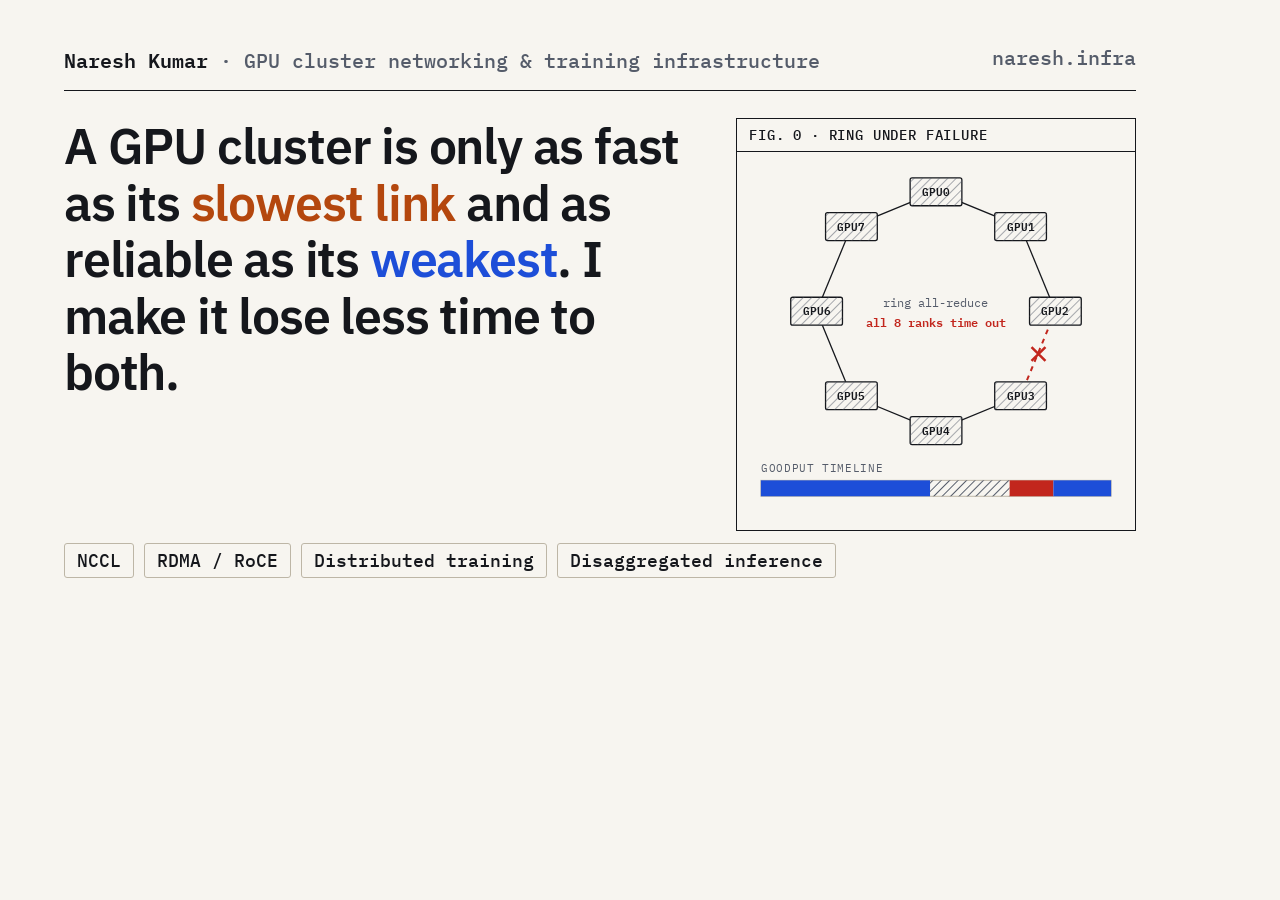
<file: assets/og/og-source.html>
<!DOCTYPE html><html lang="en"><head><meta charset="utf-8"><title>OG image source</title>
<!-- Source for /og-image.png. Render at 1200×630, e.g.
     chromium --headless --hide-scrollbars --virtual-time-budget=4000 --window-size=1200,630 --screenshot=og-image.png og-source.html -->
<link href="https://fonts.googleapis.com/css2?family=IBM+Plex+Mono:wght@400;500;600&family=IBM+Plex+Sans:wght@500;600&display=swap" rel="stylesheet">
<style>
*{margin:0;padding:0;box-sizing:border-box}
body{width:1200px;height:630px;background:#F7F5F0;color:#15171C;font-family:'IBM Plex Sans',sans-serif;overflow:hidden;position:relative}
.top{position:absolute;left:64px;right:64px;top:44px;display:flex;justify-content:space-between;font:500 20px 'IBM Plex Mono',monospace;color:#555C6A;border-bottom:1.5px solid #15171C;padding-bottom:14px}
.top b{color:#15171C;font-weight:600}
.l{position:absolute;left:64px;top:118px;width:640px}
h1{font-weight:600;font-size:50px;line-height:1.13;letter-spacing:-1.2px}
h1 .s{color:#B4470E}h1 .r{color:#1D4ED8}
.t{position:absolute;left:64px;bottom:52px;display:flex;gap:10px}
.t span{font:500 18px 'IBM Plex Mono',monospace;padding:5px 12px;border:1px solid #BDB6A6;border-radius:3px}
.fig{position:absolute;right:64px;top:118px;width:400px;border:1.5px solid #15171C;background:#F7F5F0}
.fig .bar{font:500 14px 'IBM Plex Mono',monospace;letter-spacing:.06em;padding:7px 12px;border-bottom:1.5px solid #15171C}
.fig svg{display:block;width:100%}
svg text{font-family:'IBM Plex Mono',monospace}
</style></head><body>
<div class="top"><span><b>Naresh Kumar</b> · GPU cluster networking &amp; training infrastructure</span><span>naresh.infra</span></div>
<div class="l"><h1>A GPU cluster is only as fast as its <span class="s">slowest link</span> and as reliable as its <span class="r">weakest</span>. I make it lose less time to both.</h1></div>
<div class="fig"><div class="bar">FIG. 0 · RING UNDER FAILURE</div>
<svg viewBox="0 0 400 380">
<defs><pattern id="h" width="6" height="6" patternUnits="userSpaceOnUse" patternTransform="rotate(45)"><line x1="0" y1="0" x2="0" y2="6" stroke="#555C6A" stroke-width="2"/></pattern></defs>
<g stroke="#15171C" stroke-width="1.3">
<line x1="200" y1="40" x2="285" y2="75"/><line x1="285" y1="75" x2="320" y2="160"/><line x1="285" y1="245" x2="200" y2="280"/><line x1="200" y1="280" x2="115" y2="245"/><line x1="115" y1="245" x2="80" y2="160"/><line x1="80" y1="160" x2="115" y2="75"/><line x1="115" y1="75" x2="200" y2="40"/></g>
<line x1="320" y1="160" x2="285" y2="245" stroke="#C2261D" stroke-width="2" stroke-dasharray="5 5"/>
<path d="M296,196 L310,210 M310,196 L296,210" stroke="#C2261D" stroke-width="2.5"/>
<g fill="#F7F5F0" stroke="#15171C" stroke-width="1.3">
<rect x="174" y="26" width="52" height="28" rx="2"/><rect x="259" y="61" width="52" height="28" rx="2"/><rect x="294" y="146" width="52" height="28" rx="2"/><rect x="259" y="231" width="52" height="28" rx="2"/><rect x="174" y="266" width="52" height="28" rx="2"/><rect x="89" y="231" width="52" height="28" rx="2"/><rect x="54" y="146" width="52" height="28" rx="2"/><rect x="89" y="61" width="52" height="28" rx="2"/></g>
<g fill="url(#h)" opacity=".5"><rect x="174" y="26" width="52" height="28"/><rect x="259" y="61" width="52" height="28"/><rect x="294" y="146" width="52" height="28"/><rect x="259" y="231" width="52" height="28"/><rect x="174" y="266" width="52" height="28"/><rect x="89" y="231" width="52" height="28"/><rect x="54" y="146" width="52" height="28"/><rect x="89" y="61" width="52" height="28"/></g>
<g font-size="11" font-weight="600" text-anchor="middle" fill="#15171C"><text x="200" y="44">GPU0</text><text x="285" y="79">GPU1</text><text x="320" y="164">GPU2</text><text x="285" y="249">GPU3</text><text x="200" y="284">GPU4</text><text x="115" y="249">GPU5</text><text x="80" y="164">GPU6</text><text x="115" y="79">GPU7</text></g>
<text x="200" y="156" font-size="12" fill="#555C6A" text-anchor="middle">ring all-reduce</text>
<text x="200" y="176" font-size="12.5" font-weight="600" fill="#C2261D" text-anchor="middle">all 8 ranks time out</text>
<text x="24" y="322" font-size="11" fill="#555C6A" letter-spacing=".06em">GOODPUT TIMELINE</text>
<rect x="24" y="330" width="352" height="16" fill="none" stroke="#BDB6A6"/>
<rect x="24" y="330" width="170" height="16" fill="#1D4ED8"/><rect x="194" y="330" width="80" height="16" fill="url(#h)"/><rect x="274" y="330" width="44" height="16" fill="#C2261D"/><rect x="318" y="330" width="58" height="16" fill="#1D4ED8"/>
</svg></div>
<div class="t"><span>NCCL</span><span>RDMA / RoCE</span><span>Distributed training</span><span>Disaggregated inference</span></div>
</body></html>
</file>
<file: assets/css/site.css>
/* ──────────────────────────────────────────────────────────────
   Shared styles: tokens, base, nav, buttons, sections, footer.
   Used by index.html and every page under posts/.
   ────────────────────────────────────────────────────────────── */

/* Palette: six named colors (Paper, Ink, Graphite, Signal, Copper, Fault), light default +
   dark via system setting or the toggle. Legacy names (--bg, --accent, --ok…) are aliases. */
:root {
  --paper: #F7F5F0;  --paper-2: #EFECE4;  --rule: #D9D4C7;  --rule-strong: #BDB6A6;
  --ink: #15171C;    --ink-2: #353A44;    --graphite: #555C6A;
  --signal: #1D4ED8; --copper: #B4470E;   --fault: #C2261D;
  --on-ink: #F7F5F0;
  color-scheme: light;

  --bg: var(--paper);
  --bg2: var(--paper);
  --bg3: var(--paper-2);
  --border: var(--rule);
  --border-bright: var(--rule-strong);
  --accent: var(--signal);    /* reliability, links, running */
  --accent2: var(--copper);   /* efficiency, in progress */
  --ok: var(--ink);           /* done, healthy */
  --warn: var(--copper);      /* waiting, in progress */
  --bad: var(--fault);        /* failures only */
  --text: var(--ink);
  --text-mid: var(--ink-2);
  --text-dim: var(--graphite);

  --font-mono: 'IBM Plex Mono', ui-monospace, SFMono-Regular, Menlo, monospace;
  --font-display: 'IBM Plex Sans', system-ui, sans-serif;
  --font-prose: 'IBM Plex Sans', system-ui, -apple-system, 'Segoe UI', Roboto, sans-serif;

  --max: 1120px;
  --radius: 4px;
  --nav-h: 60px;
}
@media (prefers-color-scheme: dark) {
  :root:not([data-theme="light"]) {
    --paper: #10151D;  --paper-2: #171E29;  --rule: #2A3341;  --rule-strong: #3B4656;
    --ink: #ECE8E0;    --ink-2: #CFCAC0;    --graphite: #A3ABB8;
    --signal: #86A8FF; --copper: #F0935C;   --fault: #FF7D73;
    --on-ink: #10151D;
    color-scheme: dark;
  }
}
:root[data-theme="dark"] {
  --paper: #10151D;  --paper-2: #171E29;  --rule: #2A3341;  --rule-strong: #3B4656;
  --ink: #ECE8E0;    --ink-2: #CFCAC0;    --graphite: #A3ABB8;
  --signal: #86A8FF; --copper: #F0935C;   --fault: #FF7D73;
  --on-ink: #10151D;
  color-scheme: dark;
}

* { margin: 0; padding: 0; box-sizing: border-box; }

html { scroll-behavior: smooth; scroll-padding-top: calc(var(--nav-h) + 16px); }

body {
  background: var(--bg);
  color: var(--text);
  font-family: var(--font-prose);
  font-size: 16px;
  line-height: 1.65;
  overflow-x: hidden;
  -webkit-font-smoothing: antialiased;
}

a { color: var(--accent); }
img, svg { max-width: 100%; }

.skip-link {
  position: absolute; left: -999px; top: 8px; z-index: 300;
  background: var(--ink); color: var(--on-ink);
  padding: 0.5rem 1rem; border-radius: 4px; font-weight: 700;
}
.skip-link:focus { left: 8px; }

a:focus-visible, button:focus-visible, input:focus-visible, select:focus-visible, [tabindex]:focus-visible {
  outline: 2px solid var(--accent);
  outline-offset: 3px;
  border-radius: 3px;
}

.mono { font-family: var(--font-mono); }
.visually-hidden {
  position: absolute; width: 1px; height: 1px; overflow: hidden;
  clip: rect(0 0 0 0); white-space: nowrap;
}

/* ─── NAV ─── */
.nav {
  position: fixed; inset: 0 0 auto 0; height: var(--nav-h); z-index: 100;
  background: color-mix(in srgb, var(--paper) 90%, transparent);
  backdrop-filter: blur(12px);
  border-bottom: 1px solid var(--border);
}
.nav-inner {
  max-width: var(--max); height: 100%; margin: 0 auto; padding: 0 1.25rem;
  display: flex; align-items: center; justify-content: space-between; gap: 1rem;
}
.nav-brand {
  font-family: var(--font-mono); font-weight: 600; font-size: 1rem;
  color: var(--text); text-decoration: none; letter-spacing: -0.02em;
}
.nav-brand span { color: var(--accent); }
.nav-links { display: flex; gap: 1.5rem; list-style: none; }
.nav-links a {
  font-family: var(--font-mono); font-size: 0.78rem; letter-spacing: 0.06em;
  text-transform: uppercase; color: var(--text-dim); text-decoration: none;
  padding: 0.25rem 0; border-bottom: 1px solid transparent;
  transition: color 0.2s, border-color 0.2s;
}
.nav-links a:hover, .nav-links a[aria-current="true"] { color: var(--text); border-bottom-color: var(--accent); }
.nav-status {
  display: flex; align-items: center; gap: 0.5rem;
  font-family: var(--font-mono); font-size: 0.75rem; color: var(--text-mid);
  text-decoration: none;
}
.status-dot {
  width: 8px; height: 8px; border-radius: 50%; flex-shrink: 0;
  background: var(--signal);
  animation: pulse 2.4s infinite;
}
@keyframes pulse { 0%, 100% { opacity: 1; } 50% { opacity: 0.45; } }

.theme-toggle {
  background: none; border: 1px solid var(--border-bright); color: var(--text);
  border-radius: 4px; width: 34px; height: 30px; cursor: pointer; font-size: 0.9rem; line-height: 1;
}
.theme-toggle:hover { border-color: var(--text-dim); }
.nav-right { display: flex; align-items: center; gap: 0.75rem; }

.nav-toggle {
  display: none; background: none; border: 1px solid var(--border-bright);
  color: var(--text); border-radius: 4px; padding: 0.35rem 0.6rem;
  font-family: var(--font-mono); font-size: 0.75rem; cursor: pointer;
}

@media (max-width: 860px) {
  .theme-toggle {
  background: none; border: 1px solid var(--border-bright); color: var(--text);
  border-radius: 4px; width: 34px; height: 30px; cursor: pointer; font-size: 0.9rem; line-height: 1;
}
.theme-toggle:hover { border-color: var(--text-dim); }
.nav-right { display: flex; align-items: center; gap: 0.75rem; }

.nav-toggle { display: inline-block; }
  .nav-status { display: none; }
  .nav-links {
    display: none; position: absolute; top: var(--nav-h); left: 0; right: 0;
    flex-direction: column; gap: 0; background: var(--bg2);
    border-bottom: 1px solid var(--border);
  }
  .nav-links.open { display: flex; }
  .nav-links a { display: block; padding: 0.9rem 1.25rem; border-bottom: 1px solid var(--border); }
}

/* ─── BUTTONS / CHIPS ─── */
.btn {
  display: inline-flex; align-items: center; gap: 0.5rem;
  padding: 0.7rem 1.3rem; border-radius: 6px;
  font-family: var(--font-mono); font-size: 0.82rem; font-weight: 500;
  text-decoration: none; cursor: pointer; border: 1px solid transparent;
  transition: background 0.2s, border-color 0.2s, color 0.2s, transform 0.2s;
}
.btn-primary { background: var(--ink); color: var(--on-ink); font-weight: 600; }
.btn-primary:hover { background: var(--ink-2); }
.btn-outline { color: var(--ink); border-color: var(--ink); background: transparent; }
.btn-outline:hover { background: var(--paper-2); }

.chip {
  display: inline-block;
  font-family: var(--font-mono); font-size: 0.72rem; letter-spacing: 0.03em;
  padding: 0.15rem 0.6rem; border-radius: 3px;
  background: transparent; border: 1px solid var(--border-bright); color: var(--text-mid);
}
.chip-accent { color: var(--signal); border-color: color-mix(in srgb, var(--signal) 45%, transparent); }
.chip-copper { color: var(--copper); border-color: color-mix(in srgb, var(--copper) 45%, transparent); }

.status {
  display: inline-flex; align-items: center; gap: 0.4rem;
  font-family: var(--font-mono); font-size: 0.7rem; letter-spacing: 0.05em; text-transform: uppercase;
  padding: 0.15rem 0.55rem; border-radius: 999px; border: 1px solid;
}
.status::before { content: ''; width: 6px; height: 6px; border-radius: 50%; background: currentColor; }
.status-ok { color: var(--ok); border-color: color-mix(in srgb, var(--ok) 35%, transparent); }
.status-wip { color: var(--warn); border-color: color-mix(in srgb, var(--warn) 40%, transparent); }
.status-early { color: var(--text-dim); border-color: var(--border-bright); }

/* ─── SECTIONS ─── */
.section { max-width: var(--max); margin: 0 auto; padding: 5.5rem 1.25rem 1rem; }
.section-head { margin-bottom: 2.25rem; max-width: 720px; }
.section-kicker {
  font-family: var(--font-mono); font-size: 0.75rem; letter-spacing: 0.14em;
  text-transform: uppercase; color: var(--text-dim); margin-bottom: 0.6rem;
}
.section-title {
  font-family: var(--font-display); font-weight: 600;
  font-size: clamp(1.7rem, 3.4vw, 2.3rem); line-height: 1.15; letter-spacing: -0.02em;
}
.section-lede { color: var(--text-mid); margin-top: 0.75rem; font-size: 1.02rem; }

.card {
  background: var(--bg2); border: 1px solid var(--border); border-radius: var(--radius);
  transition: border-color 0.2s, background 0.2s;
}
a.card { display: block; color: inherit; text-decoration: none; }
a.card:hover { border-color: var(--ink); }

/* ─── FOOTER ─── */
.footer {
  max-width: var(--max); margin: 5rem auto 0; padding: 2rem 1.25rem 3rem;
  border-top: 1px solid var(--border);
  display: flex; flex-wrap: wrap; gap: 1rem 2rem; justify-content: space-between; align-items: center;
  font-family: var(--font-mono); font-size: 0.78rem; color: var(--text-dim);
}
.footer-links { display: flex; flex-wrap: wrap; gap: 1.25rem; }
.footer-links a { color: var(--text-mid); text-decoration: none; }
.footer-links a:hover { color: var(--accent); }

/* ─── REVEAL ─── */
.reveal { opacity: 0; transform: translateY(16px); transition: opacity 0.6s ease, transform 0.6s ease; }
.reveal.visible { opacity: 1; transform: none; }
.no-js .reveal { opacity: 1; transform: none; }

@media (prefers-reduced-motion: reduce) {
  html { scroll-behavior: auto; }
  *, *::before, *::after { animation: none !important; transition: none !important; }
  .reveal { opacity: 1; transform: none; }
}
</file>
<file: assets/css/home.css>
/* index.html only */

/* ─── HERO ─── */
.hero {
  max-width: var(--max); margin: 0 auto;
  padding: calc(var(--nav-h) + 4rem) 1.25rem 2rem;
  display: grid; grid-template-columns: 1.25fr 1fr; gap: 3rem; align-items: center;
  position: relative;
}
.hero::before {
  content: ''; position: absolute; inset: 0; z-index: -1;
  background-image:
    linear-gradient(var(--border) 1px, transparent 1px),
    linear-gradient(90deg, var(--border) 1px, transparent 1px);
  background-size: 56px 56px;
  mask-image: radial-gradient(ellipse 70% 70% at 75% 45%, black 20%, transparent 75%);
  opacity: 0.35;
}
.hero-eyebrow {
  font-family: var(--font-mono); font-size: 0.8rem; color: var(--text-mid);
  letter-spacing: 0.04em; margin-bottom: 1.25rem;
}
.hero-eyebrow strong { color: var(--text); font-weight: 700; }
.hero-title {
  font-family: var(--font-display); font-weight: 600;
  font-size: clamp(2rem, 3.6vw, 2.75rem); line-height: 1.12; letter-spacing: -0.025em;
  margin-bottom: 1.25rem;
}
.hero-title em { font-style: normal; color: var(--accent); }
.hero-title em.alt { color: var(--accent2); }
.hero-bio { color: var(--text-mid); font-size: 1.05rem; max-width: 560px; margin-bottom: 1.5rem; }
.hero-bio a { color: var(--text); text-decoration-color: var(--border-bright); text-underline-offset: 3px; }
.hero-tags { display: flex; flex-wrap: wrap; gap: 0.4rem; margin-bottom: 2rem; }
.hero-tags .chip.lead { color: var(--text); border-color: var(--border-bright); }
.hero-cta { display: flex; flex-wrap: wrap; gap: 0.75rem; }

.hero-viz { position: relative; }
.fig { margin: 0; border: 1px solid var(--ink); border-radius: 2px; background: var(--paper); }
.fig-bar {
  display: flex; justify-content: space-between; gap: 1rem; padding: 0.4rem 0.75rem;
  border-bottom: 1px solid var(--ink);
  font-family: var(--font-mono); font-size: 0.72rem; letter-spacing: 0.06em; text-transform: uppercase;
}
.fig-bar span:last-child { color: var(--text-dim); }
.fig svg { width: 100%; height: auto; display: block; padding: 0.5rem; }
.fig svg text { font-family: var(--font-mono); }
.fig-note { font-family: var(--font-mono); font-size: 0.75rem; color: var(--text-dim); margin-top: 0.6rem; }
.fig .fig-note { padding: 0 0.75rem 0.75rem; }

/* ─── PROOF STRIP ─── */
/* a ruled "spec table" row: ink rules top and bottom, hairlines between cells */
.proof {
  width: min(calc(100% - 2.5rem), calc(var(--max) - 2.5rem)); margin: 1rem auto 0;
  display: grid; grid-template-columns: repeat(4, 1fr); gap: 1px;
  background: var(--rule); border-top: 1.5px solid var(--ink); border-bottom: 1.5px solid var(--ink);
}
.proof .proof-item { padding: 1.1rem 1.2rem; border: 0; border-radius: 0; background: var(--paper); }
.proof a.proof-item:hover { background: var(--paper-2); }
.proof-kicker {
  font-family: var(--font-mono); font-size: 0.68rem; letter-spacing: 0.12em; text-transform: uppercase;
  color: var(--text-dim); margin-bottom: 0.4rem; display: flex; justify-content: space-between; gap: 0.5rem;
}
.proof-kicker span:last-child { color: var(--accent); }
.proof-fact { font-weight: 600; color: var(--text); line-height: 1.35; font-size: 0.95rem; }
.proof-sub { color: var(--text-dim); font-size: 0.82rem; margin-top: 0.3rem; }

/* ─── TWO PROBLEMS ─── */
.problems { display: grid; grid-template-columns: 1fr 1fr; gap: 1.5rem; }
.problem { padding: 2rem; border-top: 3px solid var(--pc); display: flex; flex-direction: column; gap: 1.1rem; }
.problem-kicker { font-family: var(--font-mono); font-size: 0.75rem; letter-spacing: 0.12em; text-transform: uppercase; color: var(--pc); }
.problem h3 { font-family: var(--font-display); font-size: 1.45rem; line-height: 1.2; }
.problem h3 small { display: block; font-family: var(--font-mono); font-size: 0.8rem; color: var(--text-dim); font-weight: 400; margin-top: 0.3rem; }
.problem dl { display: grid; gap: 0.9rem; }
.problem dt { font-family: var(--font-mono); font-size: 0.7rem; letter-spacing: 0.1em; text-transform: uppercase; color: var(--text-dim); margin-bottom: 0.15rem; }
.problem dd { color: var(--text-mid); font-size: 0.95rem; }
.problem dd strong { color: var(--text); font-weight: 600; }
.problem-links { display: flex; flex-wrap: wrap; gap: 0.5rem; margin-top: auto; padding-top: 0.5rem; }
.problem-links a {
  font-family: var(--font-mono); font-size: 0.75rem; text-decoration: none;
  color: var(--text); border: 1px solid var(--border-bright); border-radius: 4px; padding: 0.3rem 0.7rem;
  transition: border-color 0.2s, color 0.2s;
}
.problem-links a:hover { border-color: var(--pc); color: var(--pc); }
.problem-links a.primary { border-color: var(--pc); color: var(--pc); }

/* ─── WRITING ─── */
.writing-grid { display: grid; grid-template-columns: repeat(3, 1fr); gap: 1.25rem; }
.post-card { padding: 1.5rem; display: flex; flex-direction: column; gap: 0.7rem; position: relative; overflow: hidden; }
.post-card.featured { border-top: 3px solid var(--signal); }
.post-card.featured.eff { border-top-color: var(--copper); }
.post-meta { display: flex; flex-wrap: wrap; align-items: center; gap: 0.6rem; font-family: var(--font-mono); font-size: 0.72rem; color: var(--text-dim); }
.post-kind { margin-left: auto; }
.post-kind.interactive { color: var(--signal); }
.post-title { font-family: var(--font-display); font-size: 1.12rem; line-height: 1.3; }
.post-summary { color: var(--text-mid); font-size: 0.9rem; }

/* ─── EVIDENCE ─── */
.evidence { display: grid; gap: 1rem; }
.ev-item { padding: 1.4rem 1.6rem; display: grid; grid-template-columns: 1fr auto; gap: 0.4rem 1.5rem; align-items: start; }
.ev-item h3 { font-family: var(--font-display); font-size: 1.1rem; }
.ev-item h3 code { font-family: var(--font-mono); font-size: 0.85rem; color: var(--accent); font-weight: 400; margin-left: 0.4rem; }
.ev-item p { color: var(--text-mid); font-size: 0.93rem; grid-column: 1; }
.ev-item p b { color: var(--text); font-weight: 600; }
.ev-item .ev-side { grid-row: 1 / span 3; grid-column: 2; display: flex; flex-direction: column; align-items: flex-end; gap: 0.6rem; }
.ev-item .ev-side a { font-family: var(--font-mono); font-size: 0.78rem; white-space: nowrap; }

/* ─── FOUNDATIONS ─── */
.foundations { width: 100%; border-collapse: collapse; font-size: 0.92rem; }
.foundations th, .foundations td { text-align: left; padding: 0.85rem 1rem; border-bottom: 1px solid var(--border); vertical-align: top; }
.foundations th { font-family: var(--font-mono); font-size: 0.7rem; letter-spacing: 0.1em; text-transform: uppercase; color: var(--text-dim); font-weight: 400; }
.foundations td:first-child { font-weight: 600; color: var(--text); white-space: nowrap; }
.foundations td:nth-child(2) { color: var(--text-dim); font-family: var(--font-mono); font-size: 0.78rem; }
.foundations td:last-child a { display: inline-block; margin: 0 0.9rem 0.25rem 0; text-decoration: none; }
.foundations td:last-child a:hover { text-decoration: underline; }
.foundations .note { color: var(--text-dim); font-size: 0.8rem; }
.table-wrap { overflow-x: auto; border: 1px solid var(--border); border-radius: var(--radius); background: var(--bg2); }

/* ─── PROFILES ─── */
.profile-label { font-family: var(--font-mono); font-size: 0.72rem; letter-spacing: 0.12em; text-transform: uppercase; color: var(--text-dim); margin-bottom: 0.9rem; }
.profiles-primary { display: grid; grid-template-columns: repeat(3, 1fr); gap: 1rem; margin-bottom: 2rem; }
.profile { padding: 1.4rem; display: flex; flex-direction: column; gap: 0.6rem; --pc: var(--accent); }
a.profile:hover { border-color: var(--pc); }
.profile-top { display: flex; align-items: center; gap: 0.8rem; }
.profile-badge {
  width: 40px; height: 40px; border-radius: 8px; display: grid; place-items: center; flex-shrink: 0;
  font-family: var(--font-mono); font-weight: 600; font-size: 0.85rem; color: var(--pc);
  background: color-mix(in srgb, var(--pc) 12%, transparent);
  border: 1px solid color-mix(in srgb, var(--pc) 35%, transparent);
}
.profile-name { font-family: var(--font-display); font-weight: 600; font-size: 1.05rem; }
.profile-handle { font-family: var(--font-mono); font-size: 0.75rem; color: var(--text-dim); }
.profile-desc { color: var(--text-mid); font-size: 0.88rem; flex: 1; }
.profile-cta { font-family: var(--font-mono); font-size: 0.75rem; color: var(--pc); }
.profiles-social { display: flex; flex-wrap: wrap; gap: 0.75rem; }
.social {
  display: inline-flex; align-items: center; gap: 0.6rem; padding: 0.6rem 1rem;
  font-family: var(--font-mono); font-size: 0.82rem; color: var(--text); text-decoration: none;
}
.social span { color: var(--text-dim); font-size: 0.75rem; }

/* ─── CONTACT ─── */
.contact { padding: 3rem 2rem; text-align: center; position: relative; overflow: hidden; border-color: var(--ink); }
.contact::before {
  content: ''; position: absolute; inset: 0; z-index: 0; pointer-events: none;
  background:
    linear-gradient(90deg, var(--signal) 0 50%, var(--copper) 50% 100%) top / 100% 3px no-repeat;
}
.contact > * { position: relative; }
.contact h2 { font-family: var(--font-display); font-weight: 600; font-size: clamp(1.6rem, 4vw, 2.3rem); line-height: 1.15; margin: 1rem 0; }
.contact p { color: var(--text-mid); max-width: 620px; margin: 0 auto 1.5rem; }
.contact-badge {
  display: inline-flex; align-items: center; gap: 0.5rem; font-family: var(--font-mono); font-size: 0.72rem;
  letter-spacing: 0.1em; text-transform: uppercase; color: var(--signal);
  border: 1px solid color-mix(in srgb, var(--signal) 40%, transparent); background: transparent; padding: 0.25rem 0.9rem; border-radius: 999px;
}
.contact-meta { display: flex; flex-wrap: wrap; justify-content: center; gap: 0.5rem; margin-bottom: 2rem; }
.contact-cta { display: flex; flex-wrap: wrap; justify-content: center; gap: 0.75rem; }

/* ─── RESPONSIVE ─── */
@media (max-width: 960px) {
  .hero { grid-template-columns: 1fr; gap: 2rem; padding-top: calc(var(--nav-h) + 2.5rem); }
  .hero-viz { max-width: 380px; margin: 0 auto; width: 100%; }
  .proof { grid-template-columns: 1fr 1fr; }
  .problems { grid-template-columns: 1fr; }
  .writing-grid { grid-template-columns: 1fr 1fr; }
  .profiles-primary { grid-template-columns: 1fr; }
}
@media (max-width: 620px) {
  .proof, .writing-grid { grid-template-columns: 1fr; }
  .problem { padding: 1.5rem; }
  .ev-item { grid-template-columns: 1fr; }
  .ev-item .ev-side { grid-row: auto; grid-column: 1; flex-direction: row; flex-wrap: wrap; align-items: center; }
  .foundations td:first-child { white-space: normal; }
}
</file>
<file: assets/css/post.css>
/* Pages under posts/ : long-form layout + interactive widgets */

.post {
  max-width: 760px; margin: 0 auto;
  padding: calc(var(--nav-h) + 3rem) 1.25rem 2rem;
}
.post-back { font-family: var(--font-mono); font-size: 0.8rem; color: var(--text-dim); text-decoration: none; }
.post-back:hover { color: var(--accent); }

.post-head { margin: 1.5rem 0 2rem; }
.post-head .chips { display: flex; flex-wrap: wrap; gap: 0.5rem; margin-bottom: 1rem; }
.post-head h1 {
  font-family: var(--font-display); font-weight: 600;
  font-size: clamp(1.8rem, 4vw, 2.4rem); line-height: 1.12; letter-spacing: -0.02em;
}
.post-dek { font-size: 1.2rem; color: var(--text-mid); margin-top: 1rem; line-height: 1.5; }
.post-byline { font-family: var(--font-mono); font-size: 0.78rem; color: var(--text-dim); margin-top: 1.25rem; }

.tldr {
  border: 1px solid var(--rule); border-left: 3px solid var(--ink);
  background: var(--paper-2); border-radius: 2px; padding: 1.1rem 1.3rem; margin: 2rem 0;
}
.tldr strong { font-family: var(--font-mono); font-size: 0.72rem; letter-spacing: 0.12em; text-transform: uppercase; color: var(--text-dim); display: block; margin-bottom: 0.4rem; }
.tldr ul { padding-left: 1.1rem; color: var(--text-mid); }
.tldr li + li { margin-top: 0.3rem; }

.prose { font-size: 1.06rem; color: var(--text); }
.prose h2 { font-family: var(--font-display); font-weight: 600; font-size: 1.55rem; line-height: 1.2; color: var(--text); margin: 2.75rem 0 0.9rem; letter-spacing: -0.01em; }
.prose h3 { font-size: 1.12rem; color: var(--text); margin: 1.75rem 0 0.5rem; }
.prose p { margin: 0 0 1.1rem; }
.prose ul, .prose ol { margin: 0 0 1.1rem 1.3rem; }
.prose li { margin-bottom: 0.4rem; }
.prose strong { color: var(--text); }
.prose a { text-underline-offset: 3px; }
.prose code {
  font-family: var(--font-mono); font-size: 0.86em; color: var(--ok);
  background: var(--bg2); border: 1px solid var(--border); border-radius: 4px; padding: 0.05rem 0.35rem;
}
.prose pre {
  font-family: var(--font-mono); font-size: 0.82rem; line-height: 1.6; color: var(--text-mid);
  background: var(--bg3); border: 1px solid var(--border); border-radius: 6px;
  padding: 1rem 1.1rem; margin: 0 0 1.25rem; overflow-x: auto;
}
.prose pre code { background: none; border: 0; padding: 0; color: inherit; }
.prose blockquote { border-left: 3px solid var(--accent2); padding: 0.2rem 0 0.2rem 1rem; color: var(--text-mid); margin: 0 0 1.2rem; }
.prose table { width: 100%; border-collapse: collapse; font-size: 0.92rem; margin: 0 0 1.25rem; }
.prose th, .prose td { text-align: left; padding: 0.55rem 0.7rem; border-bottom: 1px solid var(--border); }
.prose th { font-family: var(--font-mono); font-size: 0.72rem; letter-spacing: 0.08em; text-transform: uppercase; color: var(--text-dim); font-weight: 400; }
.formula {
  font-family: var(--font-mono); font-size: 0.95rem; color: var(--text);
  background: var(--bg2); border: 1px dashed var(--border-bright); border-radius: 6px;
  padding: 0.9rem 1.1rem; margin: 0 0 1.2rem; overflow-x: auto; white-space: nowrap;
}

/* ─── WIDGET ─── */
/* Widgets are numbered figures: Ink frame, caption bar "Fig. n · title" (CSS counter, no per-page numbering). */
.post { counter-reset: fig; }
.widget {
  counter-increment: fig;
  margin: 2rem -1.25rem 2.25rem; padding: 0 1.4rem 1.4rem;
  background: var(--paper); border: 1px solid var(--ink); border-radius: 2px;
}
@media (min-width: 900px) { .widget { margin-left: -70px; margin-right: -70px; } }
.widget-head {
  display: flex; justify-content: space-between; align-items: baseline; gap: 1rem; flex-wrap: wrap;
  margin: 0 -1.4rem 1.1rem; padding: 0.5rem 0.9rem; border-bottom: 1px solid var(--ink);
}
.widget-title { font-family: var(--font-mono); font-size: 0.75rem; letter-spacing: 0.08em; text-transform: uppercase; color: var(--text); }
.widget-head .widget-title::before { content: 'Fig. ' counter(fig) ' · '; }
.widget-hint { font-size: 0.82rem; color: var(--text-dim); }
.widget svg { display: block; width: 100%; height: auto; }
/* wide figures keep a legible minimum size and scroll sideways on phones */
.fig-scroll { overflow-x: auto; -webkit-overflow-scrolling: touch; }
.fig-scroll > svg { min-width: 680px; }
.widget svg text { font-family: var(--font-mono); }

.controls { display: grid; grid-template-columns: repeat(auto-fit, minmax(200px, 1fr)); gap: 1rem 1.5rem; margin: 1rem 0; }
.control label { display: flex; justify-content: space-between; gap: 0.5rem; font-family: var(--font-mono); font-size: 0.75rem; color: var(--text-mid); margin-bottom: 0.35rem; }
.control output { color: var(--text); font-weight: 700; }
.control select {
  width: 100%; background: var(--bg); color: var(--text); border: 1px solid var(--border-bright);
  border-radius: 5px; padding: 0.45rem 0.5rem; font-family: var(--font-mono); font-size: 0.8rem;
}
input[type="range"] { width: 100%; accent-color: var(--accent); height: 1.4rem; background: transparent; }

.btn-row { display: flex; flex-wrap: wrap; gap: 0.5rem; margin-top: 0.75rem; }
.wbtn {
  font-family: var(--font-mono); font-size: 0.78rem; cursor: pointer;
  background: var(--bg); color: var(--text); border: 1px solid var(--border-bright);
  border-radius: 5px; padding: 0.45rem 0.85rem; transition: border-color 0.2s, color 0.2s, background 0.2s;
}
.wbtn:hover { border-color: var(--accent); color: var(--accent); }
.wbtn.primary { background: var(--ink); color: var(--on-ink); border-color: var(--ink); font-weight: 600; }
.wbtn.primary:hover { background: var(--ink-2); color: var(--on-ink); }
.wbtn.danger { border-color: color-mix(in srgb, var(--bad) 50%, transparent); color: var(--bad); }
.wbtn.danger:hover { background: color-mix(in srgb, var(--bad) 8%, transparent); }
.wbtn[aria-pressed="true"] { background: color-mix(in srgb, var(--accent) 10%, transparent); border-color: var(--accent); color: var(--accent); }
.wbtn:disabled { opacity: 0.45; cursor: not-allowed; }

.stats { display: grid; grid-template-columns: repeat(auto-fit, minmax(150px, 1fr)); gap: 0.75rem; margin-top: 1rem; }
.stat { background: var(--bg); border: 1px solid var(--border); border-radius: 6px; padding: 0.75rem 0.9rem; }
.stat-label { font-family: var(--font-mono); font-size: 0.68rem; letter-spacing: 0.08em; text-transform: uppercase; color: var(--text-dim); }
.stat-value { font-family: var(--font-mono); font-size: 1.3rem; font-weight: 700; color: var(--text); margin-top: 0.15rem; }
.stat-value.good { color: var(--ok); } .stat-value.warn { color: var(--warn); } .stat-value.bad { color: var(--bad); }
.stat-sub { font-size: 0.75rem; color: var(--text-dim); }

.log {
  font-family: var(--font-mono); font-size: 0.75rem; line-height: 1.55;
  background: var(--bg3); border: 1px solid var(--border); border-radius: 6px;
  padding: 0.75rem 0.9rem; height: 170px; overflow-y: auto; color: var(--text-mid); margin-top: 1rem;
}
.log .t { color: var(--text-dim); }
.log .e { color: var(--bad); } .log .w { color: var(--warn); } .log .o { color: var(--ok); } .log .i { color: var(--accent); }

.callout { font-size: 0.92rem; padding: 0.8rem 1rem; border-radius: 6px; margin-top: 1rem; border: 1px solid var(--border); background: var(--bg); color: var(--text-mid); }
.callout b { color: var(--text); }

/* footnote block */
.assumptions {
  margin: 2.5rem 0; padding: 1rem 0 0;
  border-top: 1.5px solid var(--ink); font-size: 0.88rem; color: var(--text-mid);
}
.assumptions h2 { font-family: var(--font-mono); font-size: 0.72rem; letter-spacing: 0.1em; text-transform: uppercase; color: var(--text-dim); margin-bottom: 0.6rem; }
.assumptions ul { padding-left: 1.1rem; }
.assumptions li + li { margin-top: 0.3rem; }

.post-end { margin-top: 3rem; padding-top: 2rem; border-top: 1px solid var(--border); }
.post-end h2 { font-family: var(--font-mono); font-size: 0.75rem; letter-spacing: 0.12em; text-transform: uppercase; color: var(--text-dim); margin-bottom: 1rem; }
.post-end-grid { display: grid; grid-template-columns: 1fr 1fr; gap: 1rem; }
.post-end-grid a.card { padding: 1rem 1.2rem; }
.post-end-grid .k { font-family: var(--font-mono); font-size: 0.7rem; color: var(--text-dim); text-transform: uppercase; letter-spacing: 0.08em; }
.post-end-grid .v { font-weight: 600; margin-top: 0.25rem; }
@media (max-width: 620px) { .post-end-grid { grid-template-columns: 1fr; } }

/* tooltips/legend for charts */
.legend { display: flex; flex-wrap: wrap; gap: 1rem; font-family: var(--font-mono); font-size: 0.72rem; color: var(--text-mid); margin-top: 0.6rem; }
.legend i { display: inline-block; width: 10px; height: 10px; border-radius: 2px; margin-right: 0.35rem; vertical-align: -1px; }
</file>
